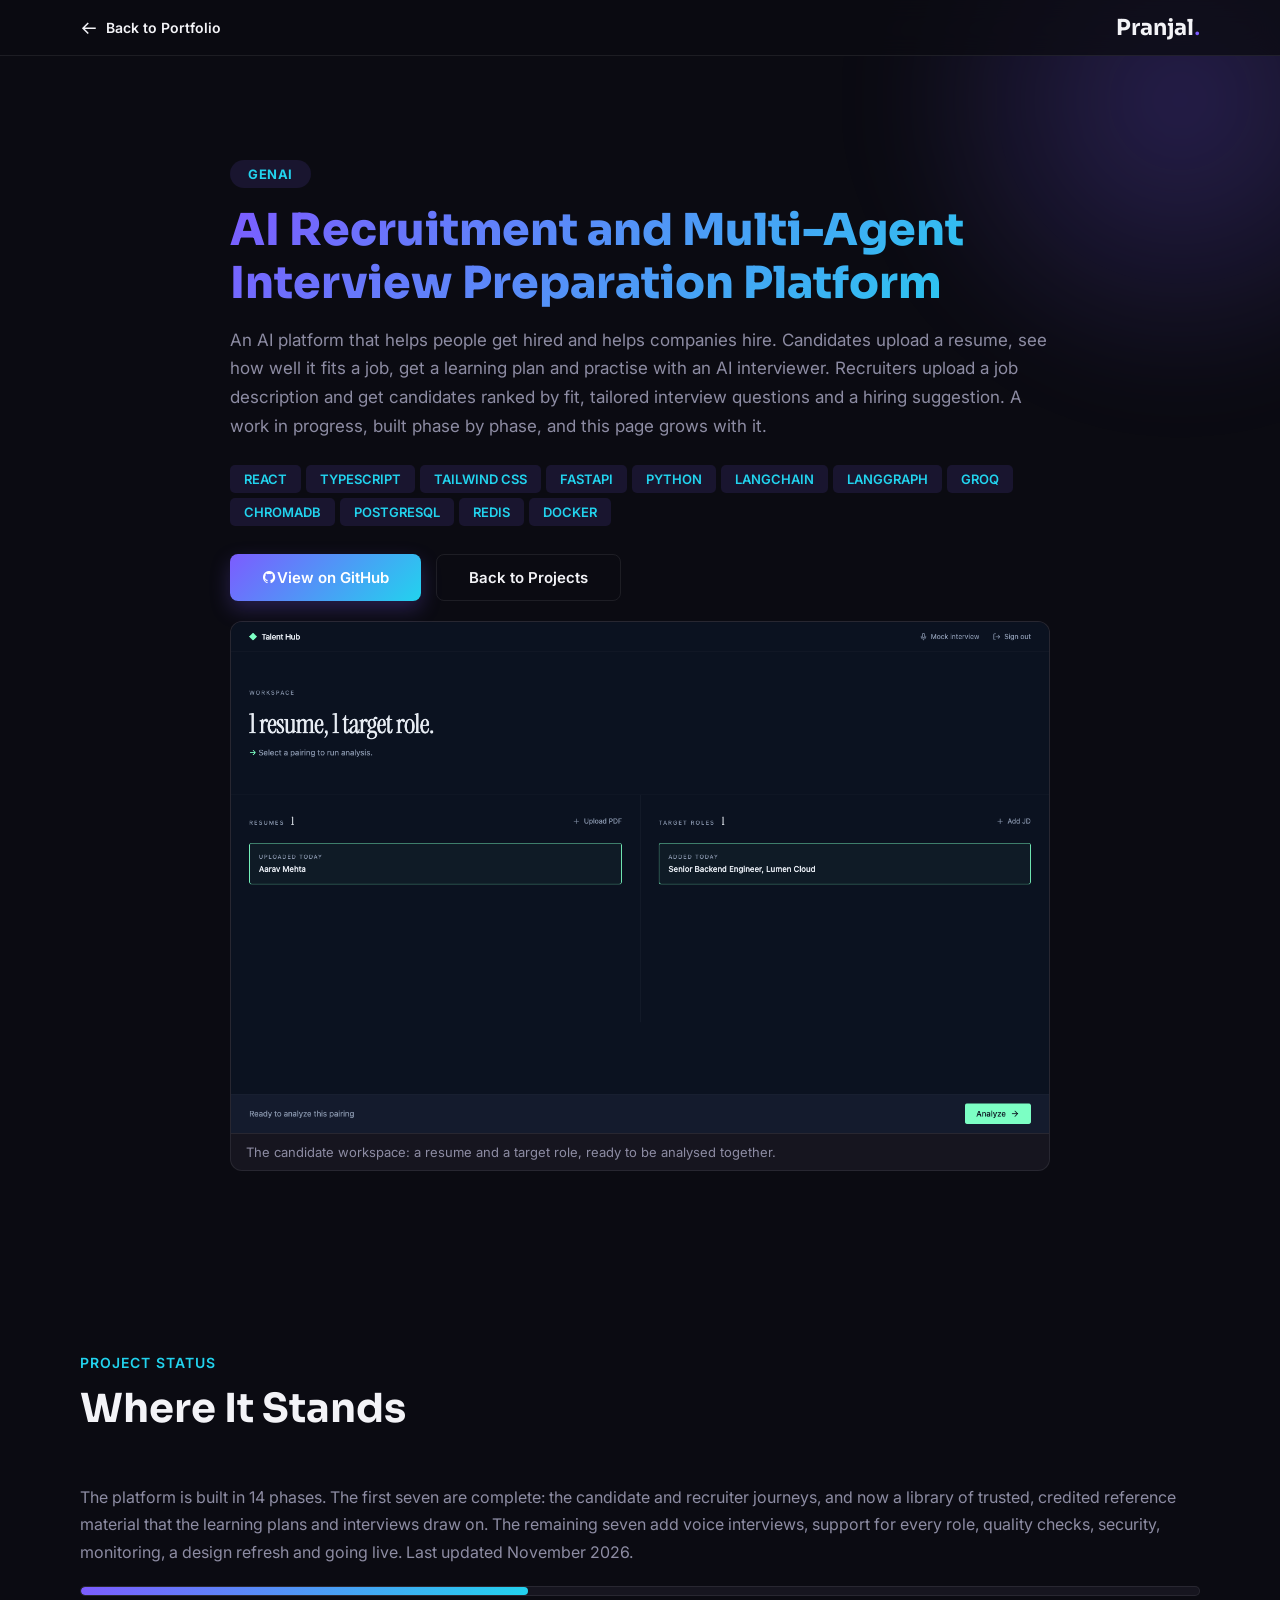
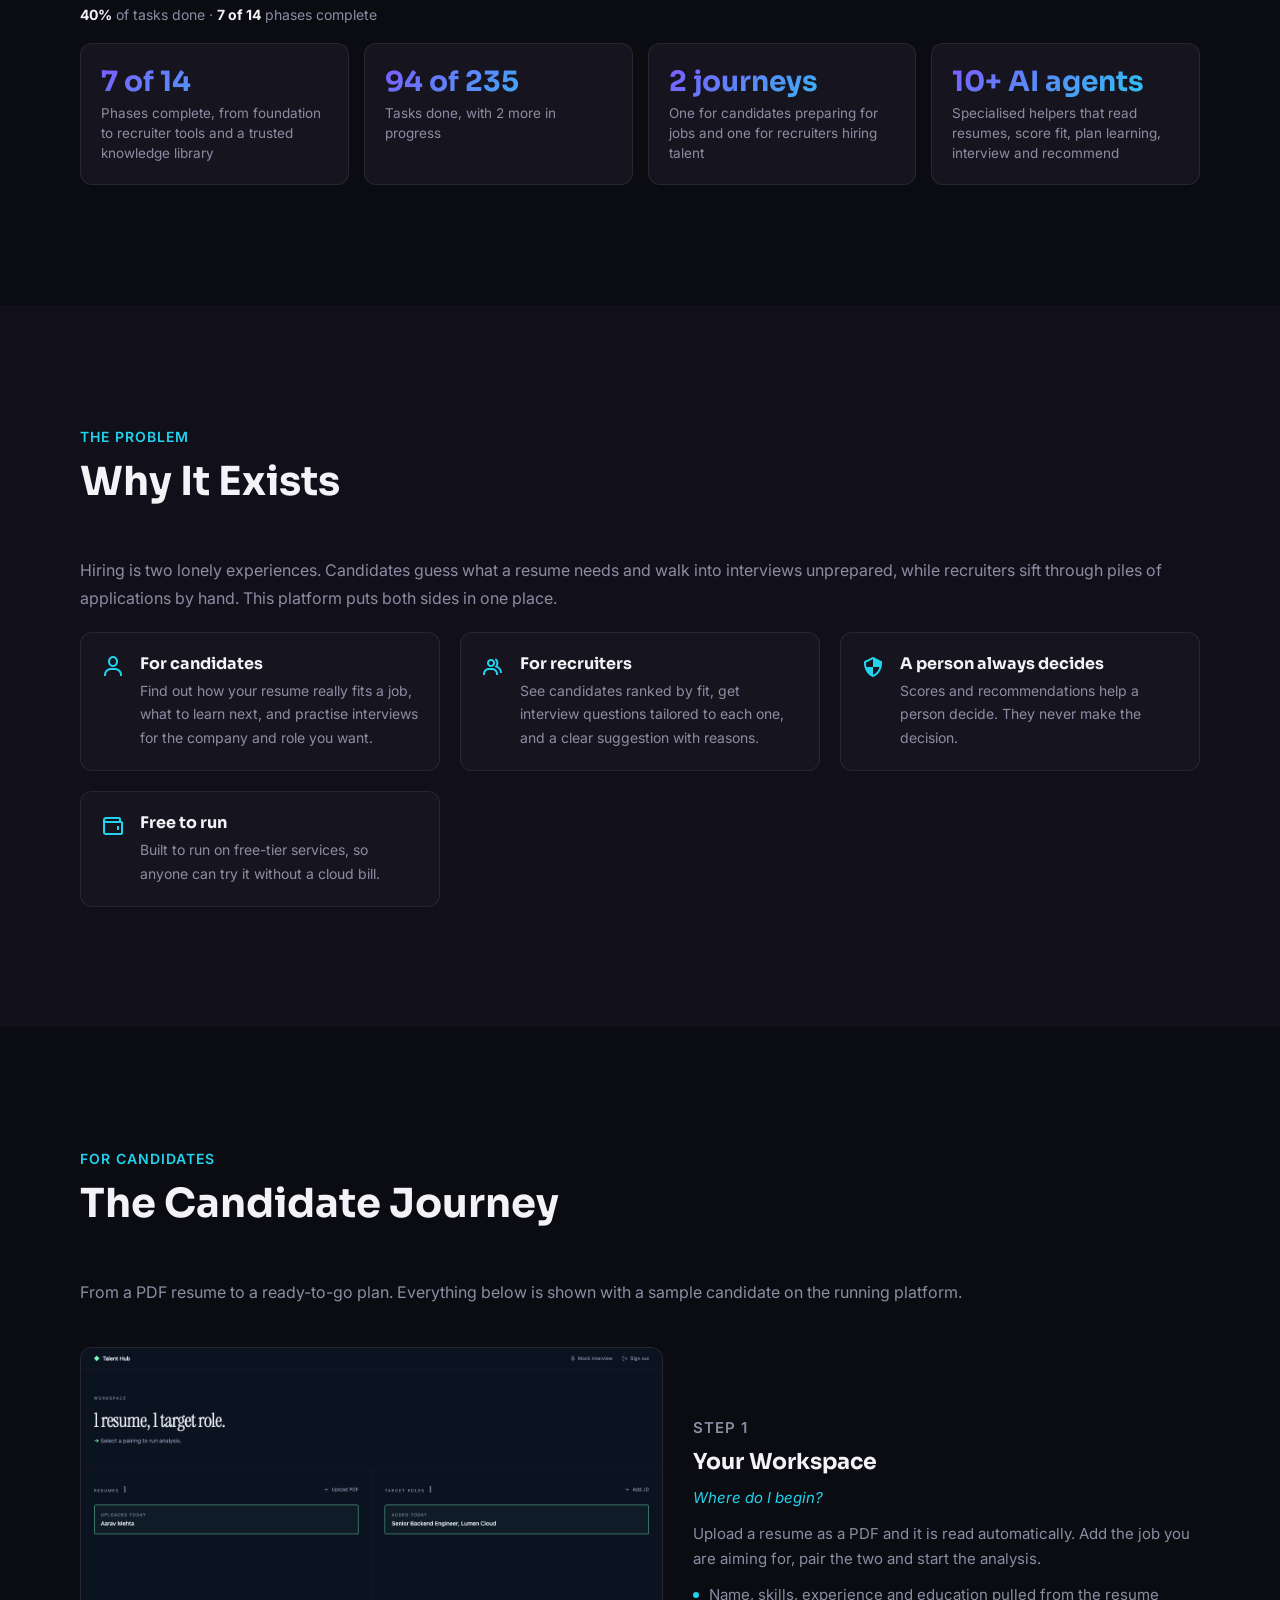
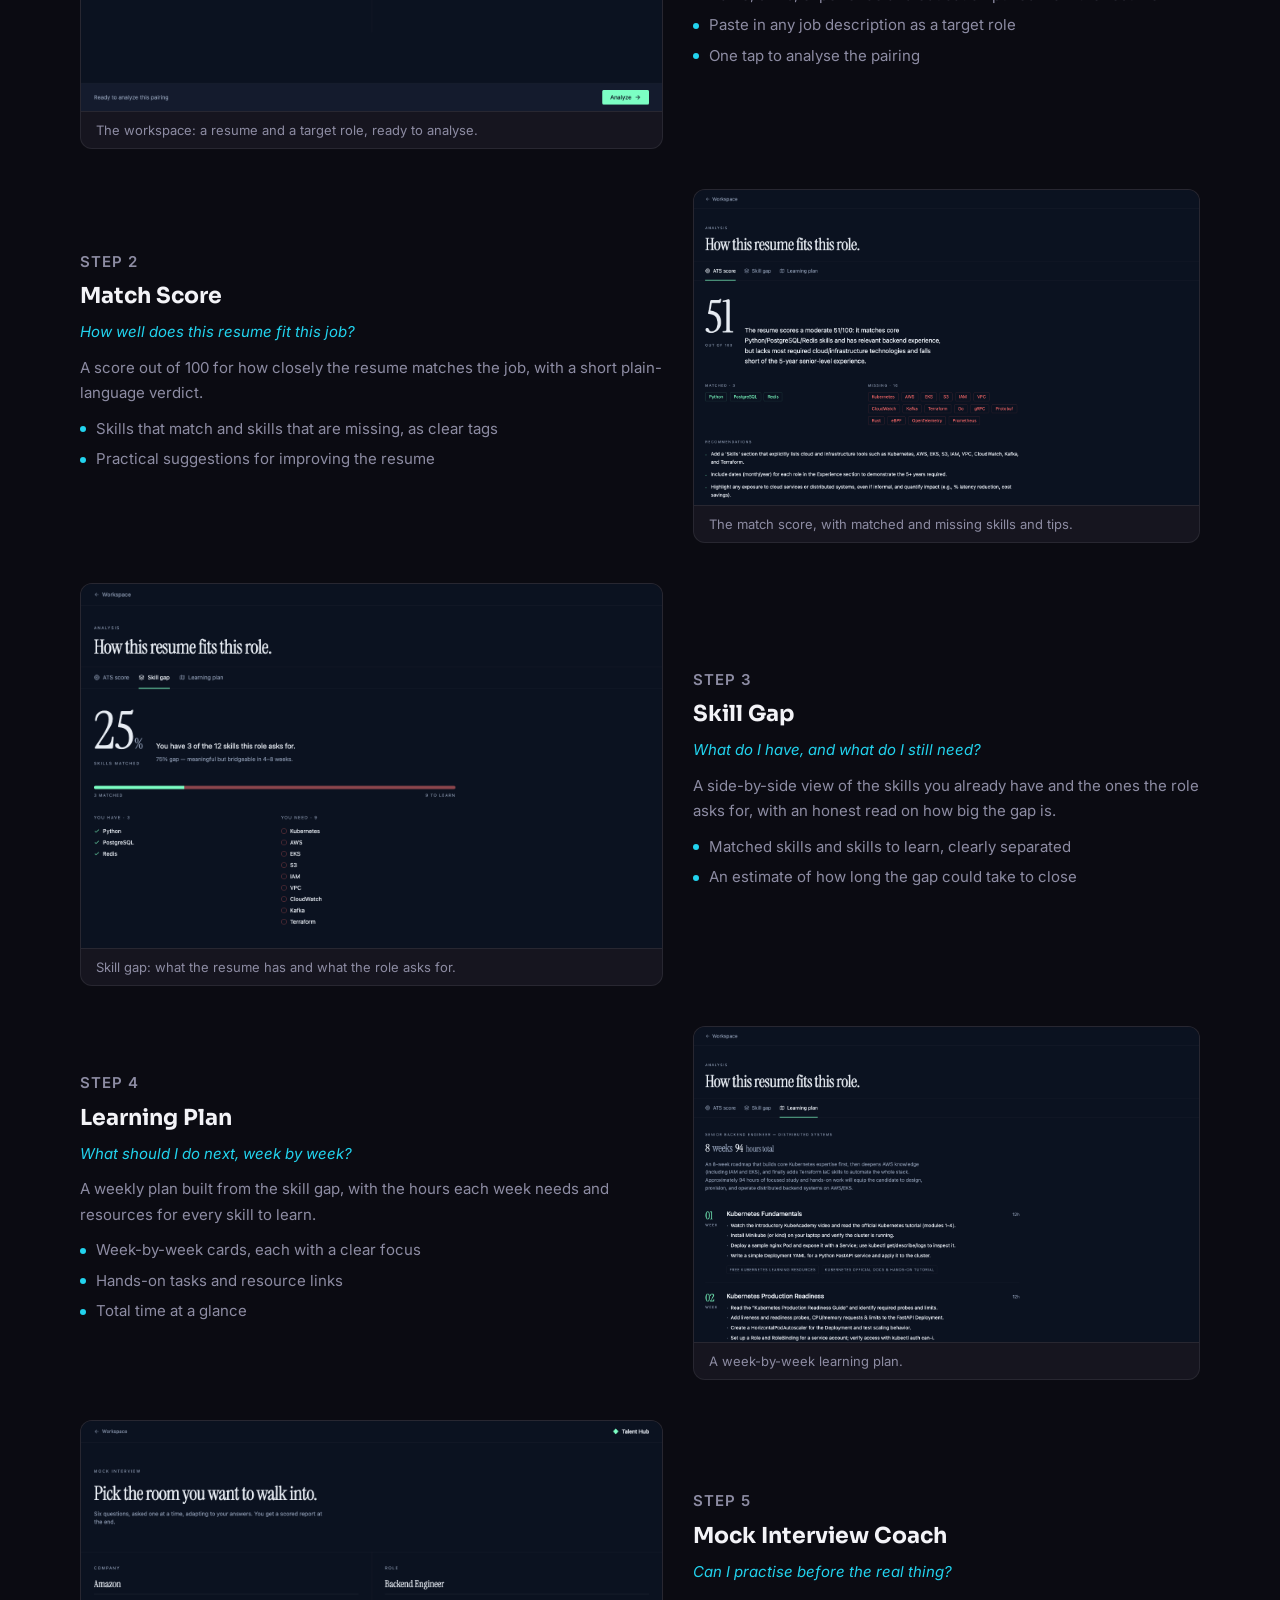
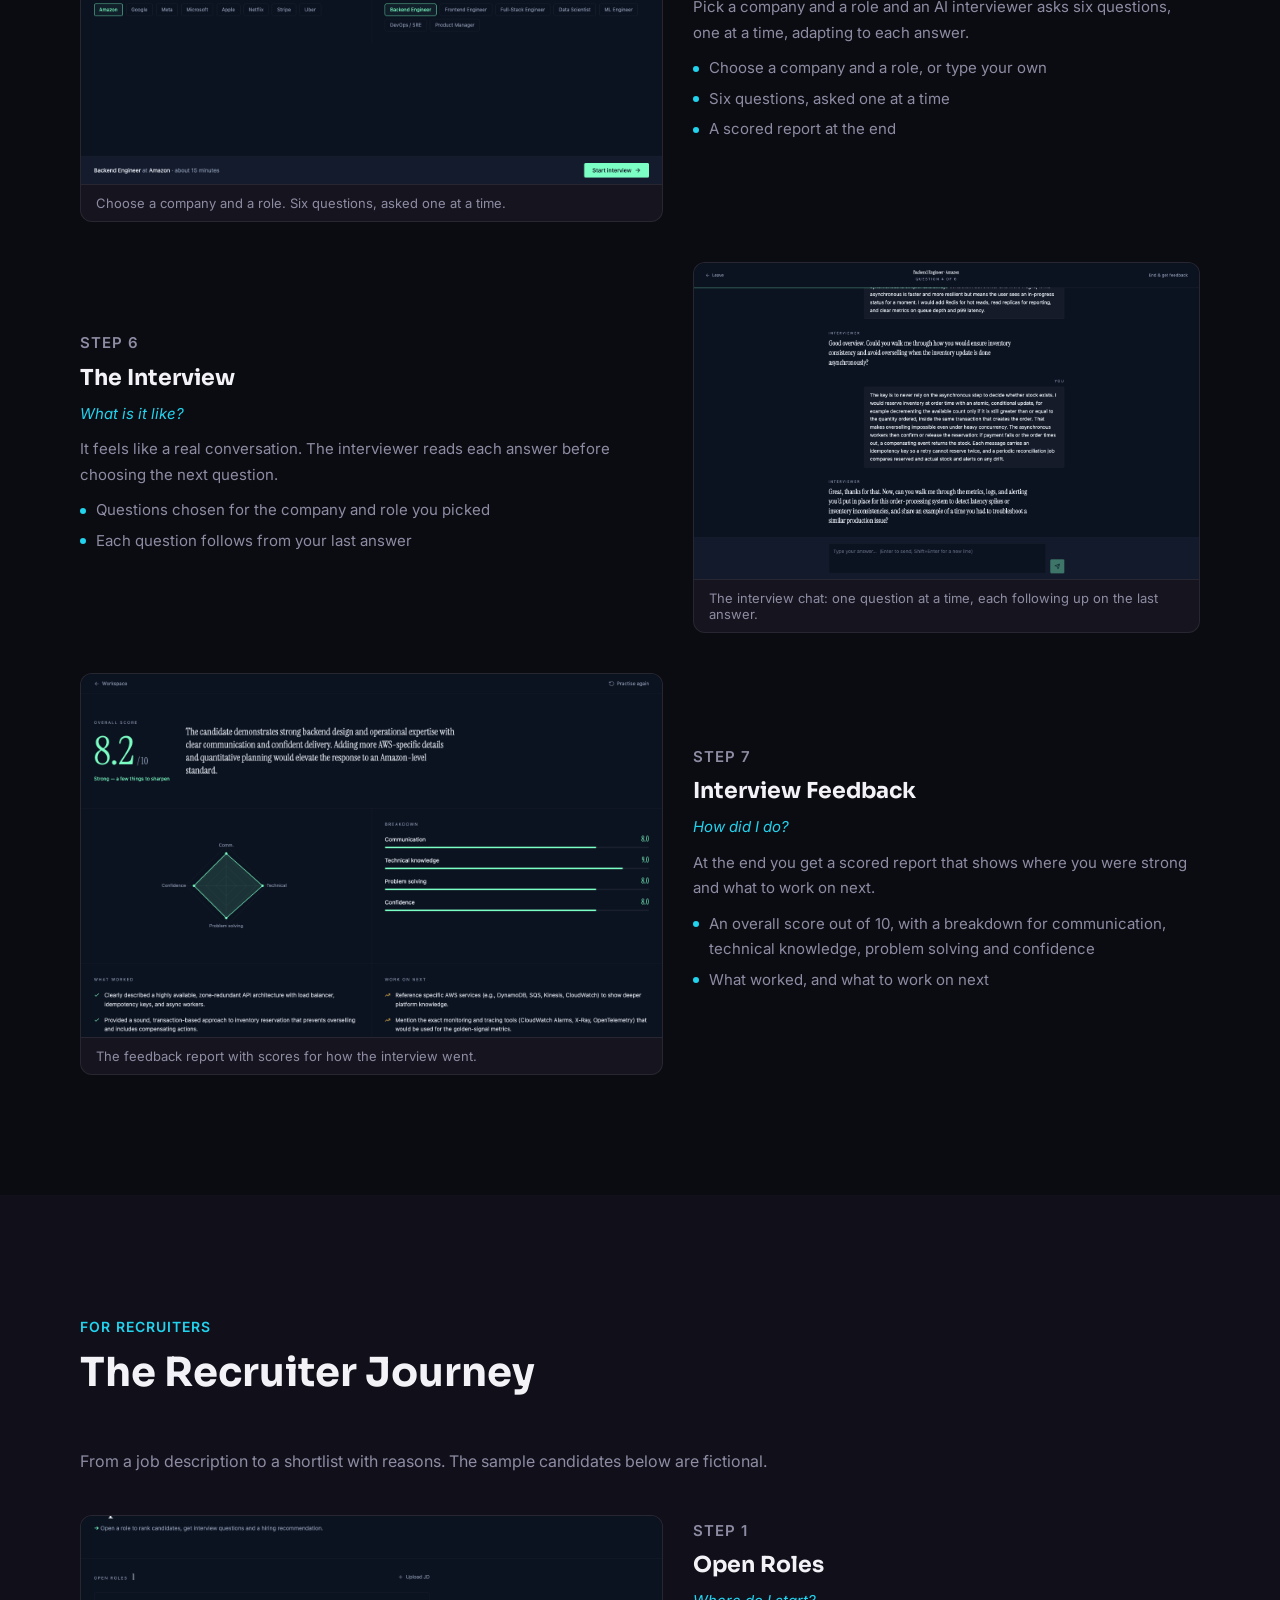
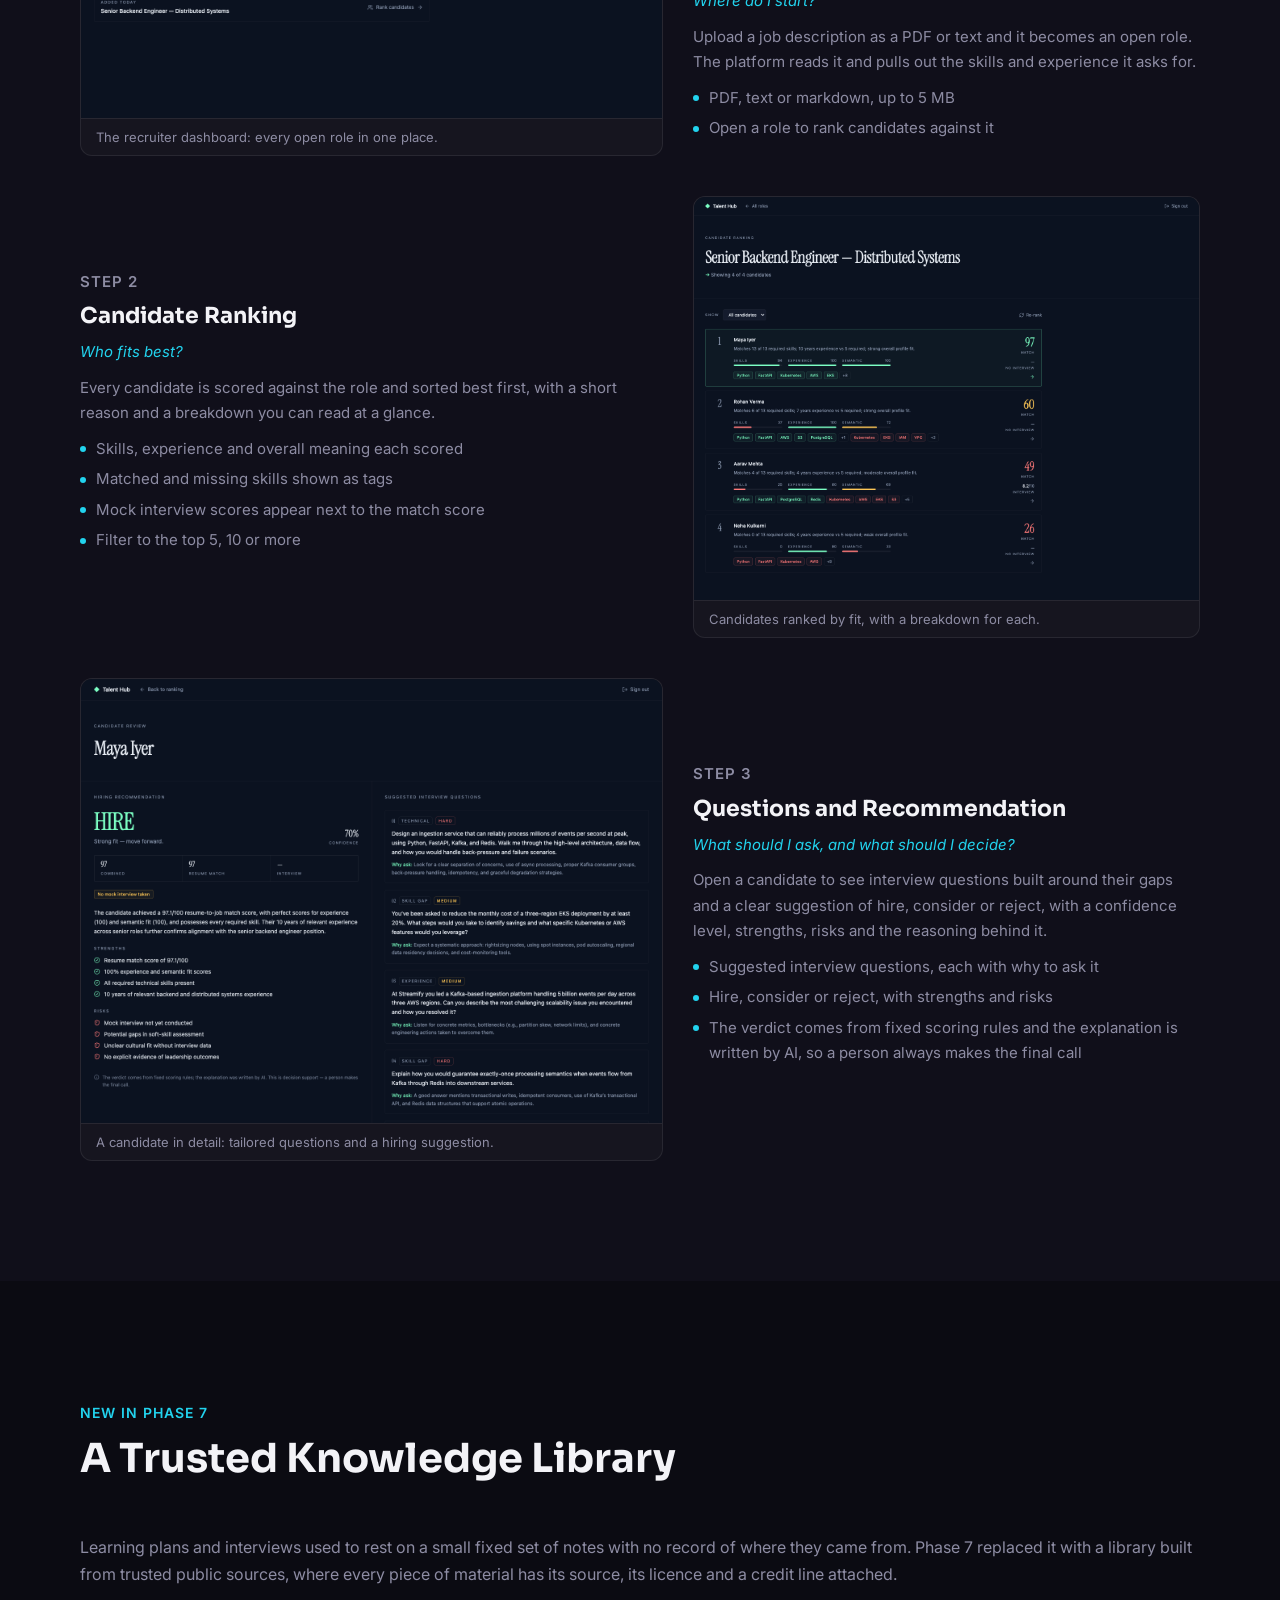
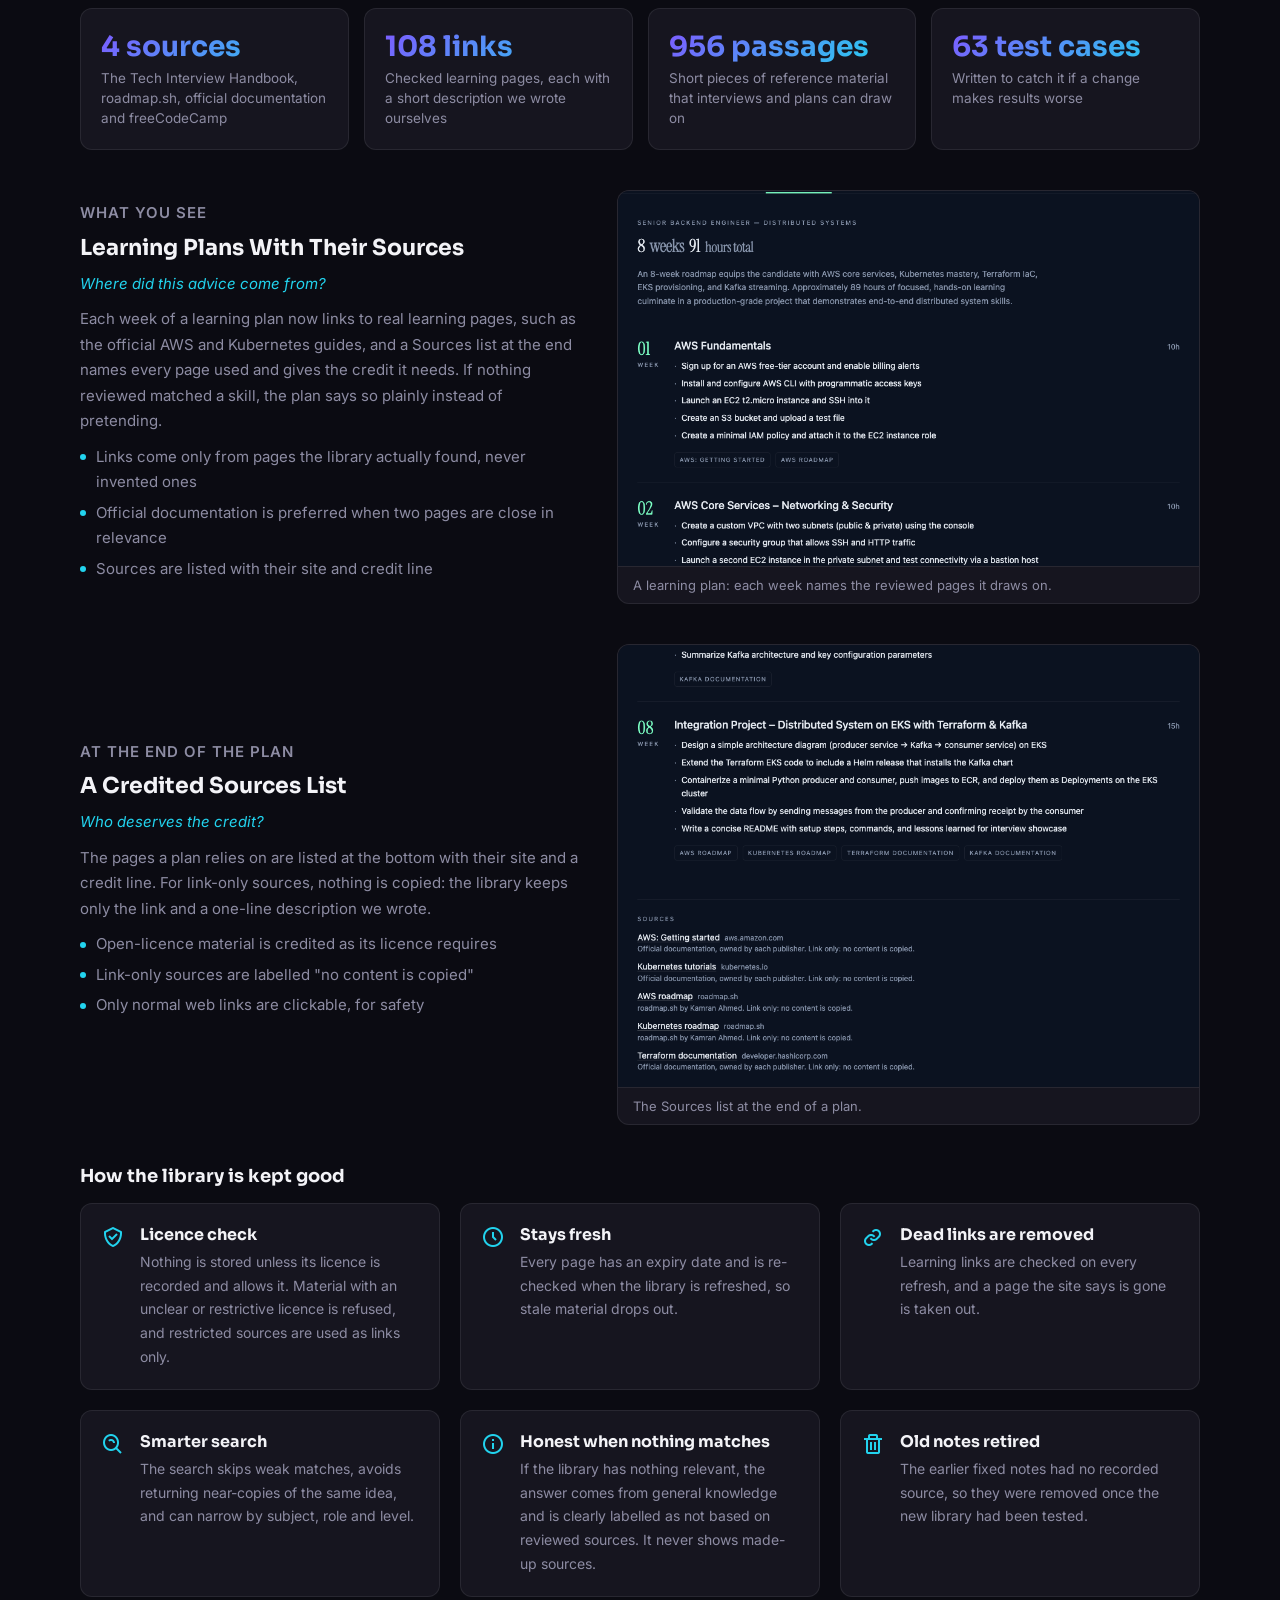
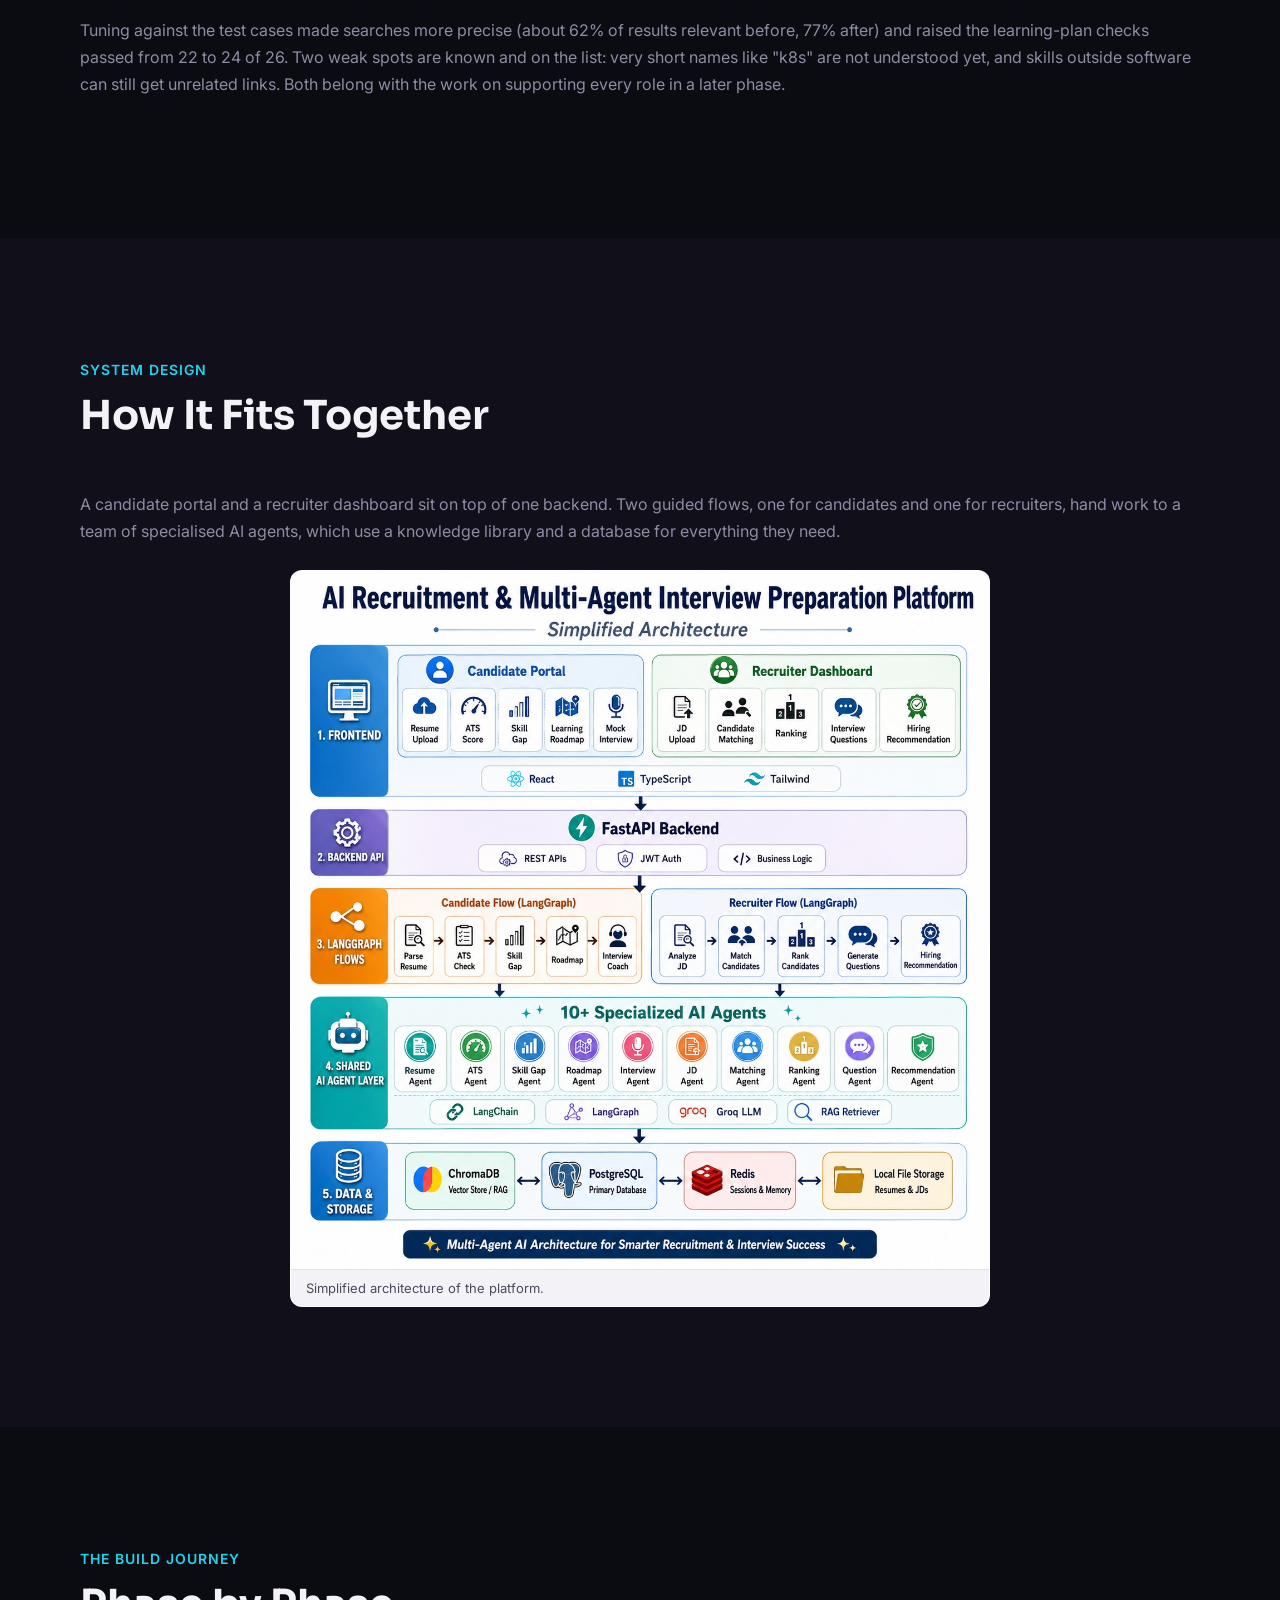
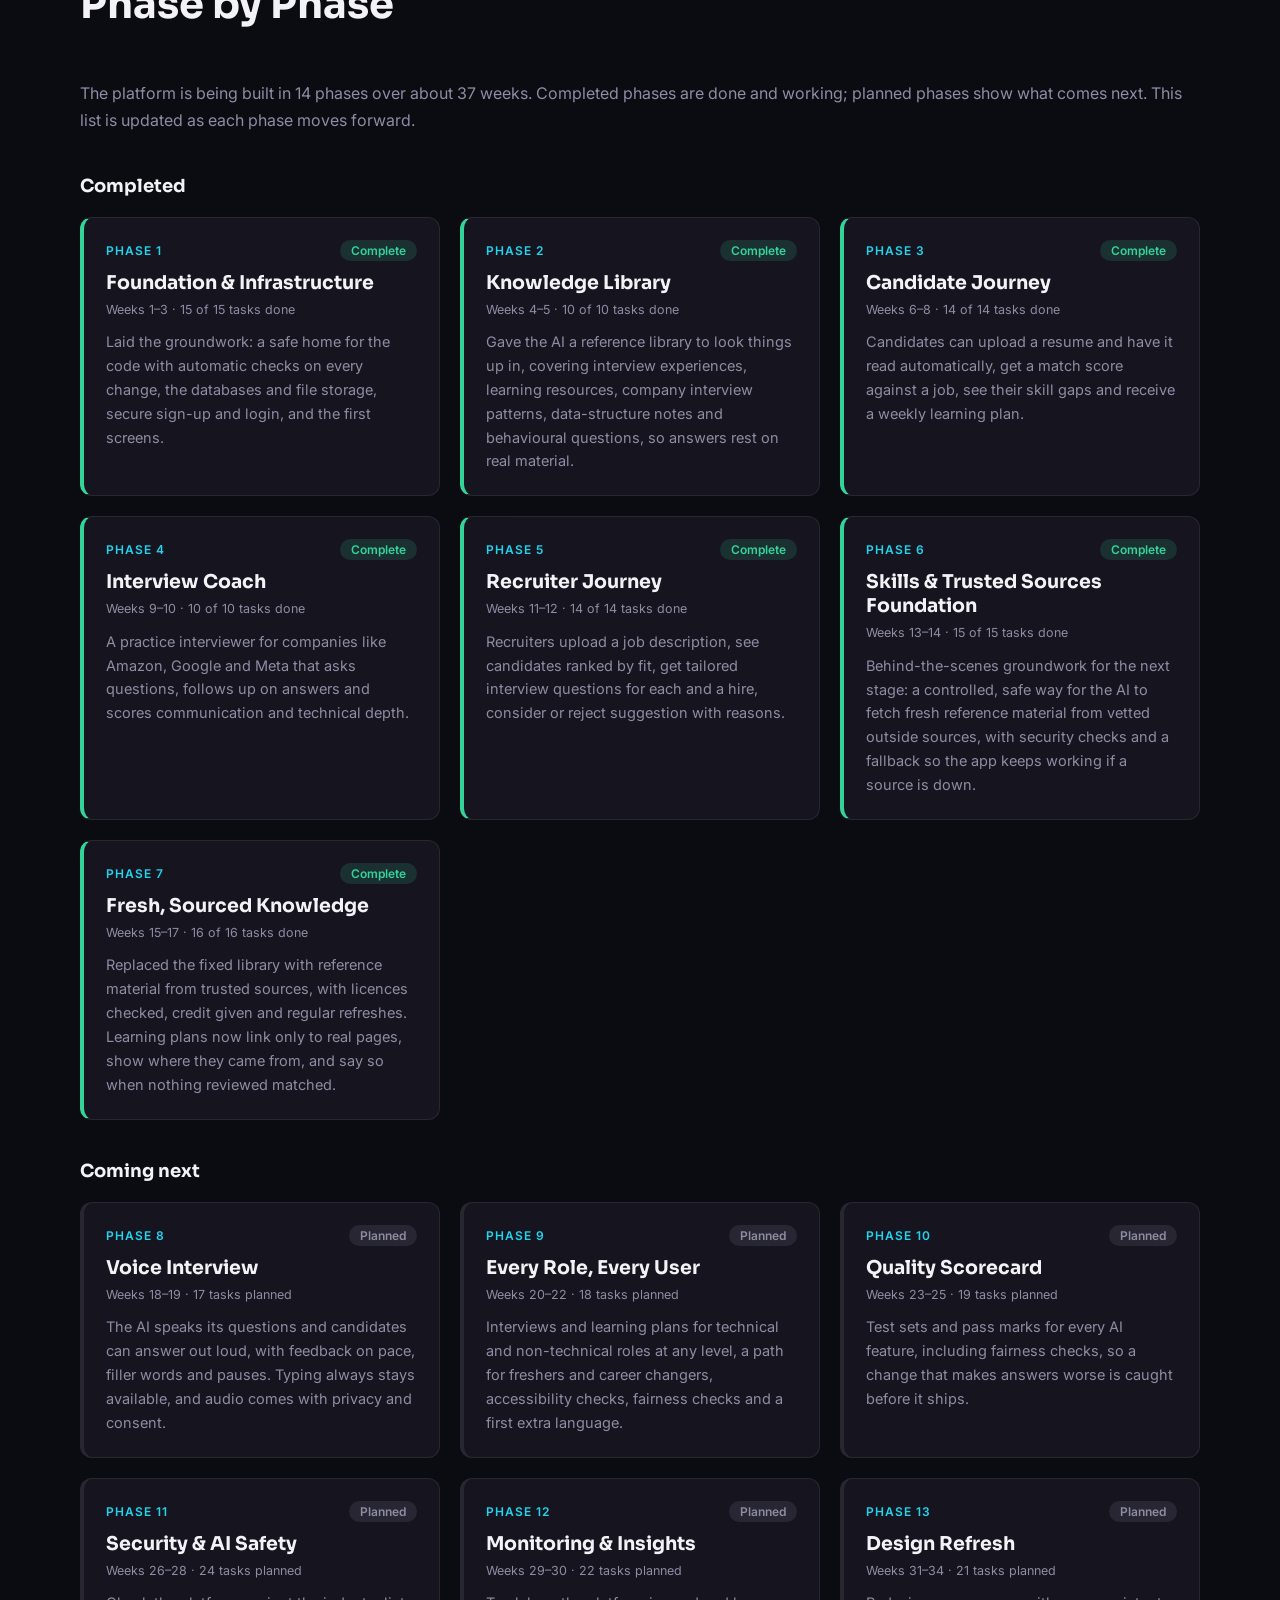
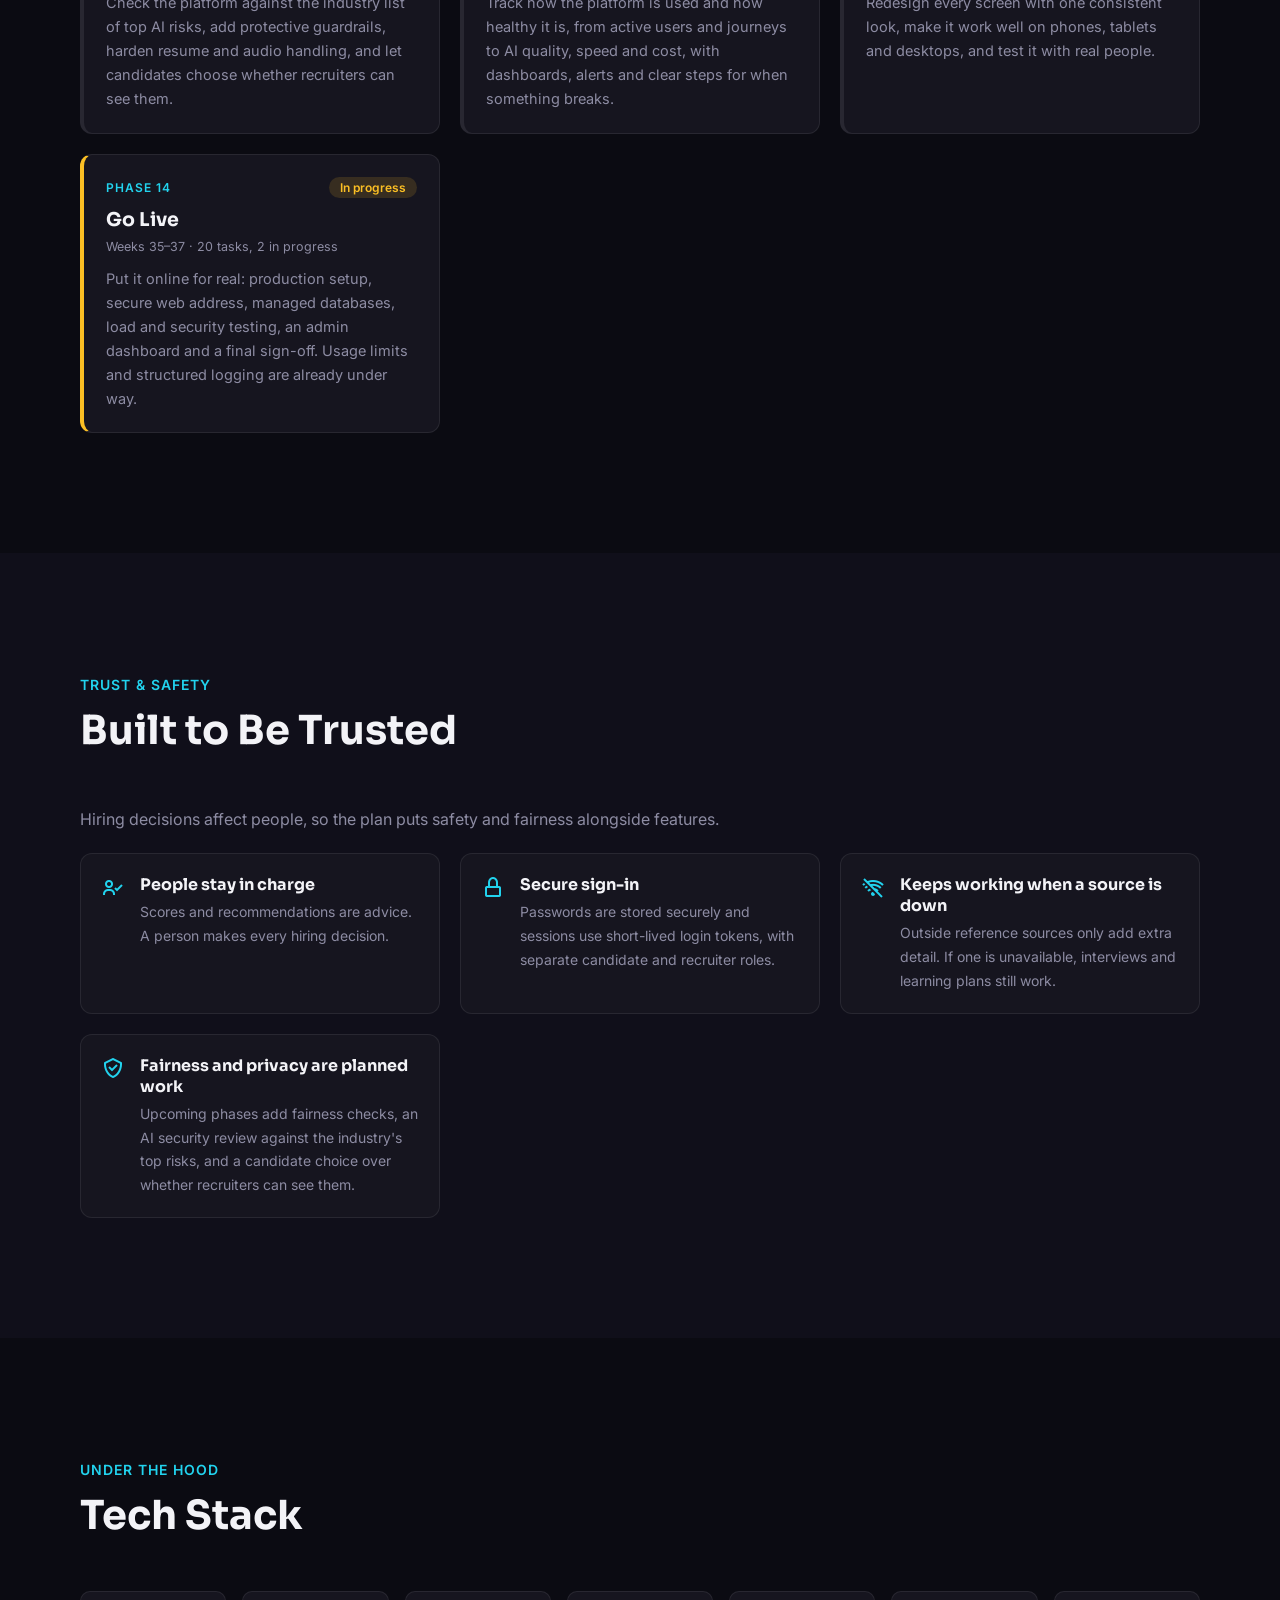
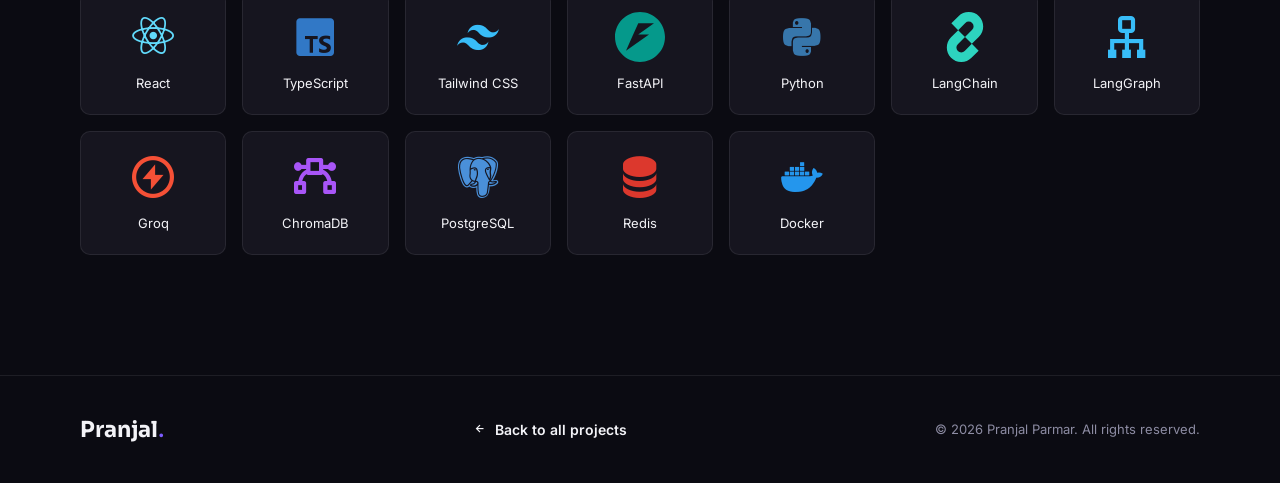
<file: projects/ai-recruitment.html>
<!DOCTYPE html>
<html lang="en">
<head>
    <meta charset="UTF-8">
    <meta name="viewport" content="width=device-width, initial-scale=1.0">
    <title>AI Recruitment and Multi-Agent Interview Preparation Platform | Pranjal Parmar</title>
    <link href='https://unpkg.com/boxicons@2.1.4/css/boxicons.min.css' rel='stylesheet'>
    <link rel="stylesheet" href="../style.css">
</head>
<body>
    <header class="navbar scrolled">
        <div class="navbar-inner">
            <a href="../index.html#projects" class="back-link"><i class='bx bx-arrow-back'></i> Back to Portfolio</a>
            <a href="../index.html" class="brand">Pranjal<span>.</span></a>
        </div>
    </header>

    <main>
        <section class="project-hero-detail">
            <div class="hero-glow"></div>
            <div class="section-inner">
                <span class="category-badge">GenAI</span>
                <h1>AI Recruitment and Multi-Agent Interview Preparation Platform</h1>
                <p class="hero-desc">An AI platform that helps people get hired and helps companies hire. Candidates upload a resume, see how well it fits a job, get a learning plan and practise with an AI interviewer. Recruiters upload a job description and get candidates ranked by fit, tailored interview questions and a hiring suggestion. A work in progress, built phase by phase, and this page grows with it.</p>
                <div class="tech-used">
                    <span>REACT</span><span>TYPESCRIPT</span><span>TAILWIND CSS</span><span>FASTAPI</span><span>PYTHON</span><span>LANGCHAIN</span><span>LANGGRAPH</span><span>GROQ</span><span>CHROMADB</span><span>POSTGRESQL</span><span>REDIS</span><span>DOCKER</span>
                </div>
                <div class="project-hero-actions">
                    <a href="https://github.com/pranjalparmar23/ai-talent-hub" class="btn btn-primary" target="_blank" rel="noopener"><i class='bx bxl-github'></i> View on GitHub</a>
                    <a href="../index.html#projects" class="btn btn-outline">Back to Projects</a>
                </div>
                <figure class="shot shot-hero">
                    <img src="../images/ai-recruitment/candidate-workspace.png" alt="The candidate workspace showing an uploaded resume and a target role ready to analyse" loading="lazy">
                    <figcaption>The candidate workspace: a resume and a target role, ready to be analysed together.</figcaption>
                </figure>
            </div>
        </section>

        <section class="section">
            <div class="section-inner">
                <p class="section-tag">Project status</p>
                <h2 class="section-title">Where It Stands</h2>
                <p class="desc">The platform is built in 14 phases. The first seven are complete: the candidate and recruiter journeys, and now a library of trusted, credited reference material that the learning plans and interviews draw on. The remaining seven add voice interviews, support for every role, quality checks, security, monitoring, a design refresh and going live. Last updated November 2026.</p>
                <div class="phase-progress" role="img" aria-label="7 of 14 phases complete, 94 of 235 tasks done">
                    <div class="phase-progress-bar"><span style="width:40%"></span></div>
                    <div class="phase-progress-legend"><b>40%</b> of tasks done &middot; <b>7 of 14</b> phases complete</div>
                </div>
                <div class="stat-grid">
                    <div class="stat-card"><strong>7 of 14</strong><span>Phases complete, from foundation to recruiter tools and a trusted knowledge library</span></div>
                    <div class="stat-card"><strong>94 of 235</strong><span>Tasks done, with 2 more in progress</span></div>
                    <div class="stat-card"><strong>2 journeys</strong><span>One for candidates preparing for jobs and one for recruiters hiring talent</span></div>
                    <div class="stat-card"><strong>10+ AI agents</strong><span>Specialised helpers that read resumes, score fit, plan learning, interview and recommend</span></div>
                </div>
            </div>
        </section>

        <section class="section section-alt">
            <div class="section-inner">
                <p class="section-tag">The problem</p>
                <h2 class="section-title">Why It Exists</h2>
                <p class="desc">Hiring is two lonely experiences. Candidates guess what a resume needs and walk into interviews unprepared, while recruiters sift through piles of applications by hand. This platform puts both sides in one place.</p>
                <div class="feature-list">
                    <div class="feature-item"><i class='bx bx-user'></i><div><h5>For candidates</h5><p>Find out how your resume really fits a job, what to learn next, and practise interviews for the company and role you want.</p></div></div>
                    <div class="feature-item"><i class='bx bx-group'></i><div><h5>For recruiters</h5><p>See candidates ranked by fit, get interview questions tailored to each one, and a clear suggestion with reasons.</p></div></div>
                    <div class="feature-item"><i class='bx bx-shield-quarter'></i><div><h5>A person always decides</h5><p>Scores and recommendations help a person decide. They never make the decision.</p></div></div>
                    <div class="feature-item"><i class='bx bx-wallet'></i><div><h5>Free to run</h5><p>Built to run on free-tier services, so anyone can try it without a cloud bill.</p></div></div>
                </div>
            </div>
        </section>

        <section class="section">
            <div class="section-inner">
                <p class="section-tag">For candidates</p>
                <h2 class="section-title">The Candidate Journey</h2>
                <p class="desc">From a PDF resume to a ready-to-go plan. Everything below is shown with a sample candidate on the running platform.</p>

                <div class="pillar-row">
                <figure class="shot">
                    <img src="../images/ai-recruitment/candidate-workspace.png" alt="Candidate workspace with a resume and a target role selected" loading="lazy">
                    <figcaption>The workspace: a resume and a target role, ready to analyse.</figcaption>
                </figure>
                    <div class="pillar-copy">
                        <p class="section-tag">Step 1</p>
                        <h3>Your Workspace</h3>
                        <p class="q">Where do I begin?</p>
                        <p>Upload a resume as a PDF and it is read automatically. Add the job you are aiming for, pair the two and start the analysis.</p>
                        <ul>
                            <li>Name, skills, experience and education pulled from the resume</li>
                            <li>Paste in any job description as a target role</li>
                            <li>One tap to analyse the pairing</li>
                        </ul>
                    </div>
                </div>
                <div class="pillar-row">
                <figure class="shot">
                    <img src="../images/ai-recruitment/ats-score.png" alt="Match score out of 100 with matched and missing skills and recommendations" loading="lazy">
                    <figcaption>The match score, with matched and missing skills and tips.</figcaption>
                </figure>
                    <div class="pillar-copy">
                        <p class="section-tag">Step 2</p>
                        <h3>Match Score</h3>
                        <p class="q">How well does this resume fit this job?</p>
                        <p>A score out of 100 for how closely the resume matches the job, with a short plain-language verdict.</p>
                        <ul>
                            <li>Skills that match and skills that are missing, as clear tags</li>
                            <li>Practical suggestions for improving the resume</li>
                        </ul>
                    </div>
                </div>
                <div class="pillar-row">
                <figure class="shot">
                    <img src="../images/ai-recruitment/skill-gap.png" alt="Skill gap showing the skills you have and the skills you need" loading="lazy">
                    <figcaption>Skill gap: what the resume has and what the role asks for.</figcaption>
                </figure>
                    <div class="pillar-copy">
                        <p class="section-tag">Step 3</p>
                        <h3>Skill Gap</h3>
                        <p class="q">What do I have, and what do I still need?</p>
                        <p>A side-by-side view of the skills you already have and the ones the role asks for, with an honest read on how big the gap is.</p>
                        <ul>
                            <li>Matched skills and skills to learn, clearly separated</li>
                            <li>An estimate of how long the gap could take to close</li>
                        </ul>
                    </div>
                </div>
                <div class="pillar-row">
                <figure class="shot">
                    <img src="../images/ai-recruitment/learning-plan.png" alt="Week-by-week learning plan with study tasks and resources" loading="lazy">
                    <figcaption>A week-by-week learning plan.</figcaption>
                </figure>
                    <div class="pillar-copy">
                        <p class="section-tag">Step 4</p>
                        <h3>Learning Plan</h3>
                        <p class="q">What should I do next, week by week?</p>
                        <p>A weekly plan built from the skill gap, with the hours each week needs and resources for every skill to learn.</p>
                        <ul>
                            <li>Week-by-week cards, each with a clear focus</li>
                            <li>Hands-on tasks and resource links</li>
                            <li>Total time at a glance</li>
                        </ul>
                    </div>
                </div>
                <div class="pillar-row">
                <figure class="shot">
                    <img src="../images/ai-recruitment/interview-setup.png" alt="Mock interview setup with company and role choices" loading="lazy">
                    <figcaption>Choose a company and a role. Six questions, asked one at a time.</figcaption>
                </figure>
                    <div class="pillar-copy">
                        <p class="section-tag">Step 5</p>
                        <h3>Mock Interview Coach</h3>
                        <p class="q">Can I practise before the real thing?</p>
                        <p>Pick a company and a role and an AI interviewer asks six questions, one at a time, adapting to each answer.</p>
                        <ul>
                            <li>Choose a company and a role, or type your own</li>
                            <li>Six questions, asked one at a time</li>
                            <li>A scored report at the end</li>
                        </ul>
                    </div>
                </div>
                <div class="pillar-row">
                <figure class="shot">
                    <img src="../images/ai-recruitment/interview-chat.png" alt="Mock interview chat with the AI interviewer asking questions and the candidate answering" loading="lazy">
                    <figcaption>The interview chat: one question at a time, each following up on the last answer.</figcaption>
                </figure>
                    <div class="pillar-copy">
                        <p class="section-tag">Step 6</p>
                        <h3>The Interview</h3>
                        <p class="q">What is it like?</p>
                        <p>It feels like a real conversation. The interviewer reads each answer before choosing the next question.</p>
                        <ul>
                            <li>Questions chosen for the company and role you picked</li>
                            <li>Each question follows from your last answer</li>
                        </ul>
                    </div>
                </div>
                <div class="pillar-row">
                <figure class="shot">
                    <img src="../images/ai-recruitment/interview-feedback.png" alt="Interview feedback report with scores" loading="lazy">
                    <figcaption>The feedback report with scores for how the interview went.</figcaption>
                </figure>
                    <div class="pillar-copy">
                        <p class="section-tag">Step 7</p>
                        <h3>Interview Feedback</h3>
                        <p class="q">How did I do?</p>
                        <p>At the end you get a scored report that shows where you were strong and what to work on next.</p>
                        <ul>
                            <li>An overall score out of 10, with a breakdown for communication, technical knowledge, problem solving and confidence</li>
                            <li>What worked, and what to work on next</li>
                        </ul>
                    </div>
                </div>
            </div>
        </section>

        <section class="section section-alt">
            <div class="section-inner">
                <p class="section-tag">For recruiters</p>
                <h2 class="section-title">The Recruiter Journey</h2>
                <p class="desc">From a job description to a shortlist with reasons. The sample candidates below are fictional.</p>

                <div class="pillar-row">
                <figure class="shot">
                    <img src="../images/ai-recruitment/recruiter-dashboard.png" alt="Recruiter dashboard listing open roles" loading="lazy">
                    <figcaption>The recruiter dashboard: every open role in one place.</figcaption>
                </figure>
                    <div class="pillar-copy">
                        <p class="section-tag">Step 1</p>
                        <h3>Open Roles</h3>
                        <p class="q">Where do I start?</p>
                        <p>Upload a job description as a PDF or text and it becomes an open role. The platform reads it and pulls out the skills and experience it asks for.</p>
                        <ul>
                            <li>PDF, text or markdown, up to 5 MB</li>
                            <li>Open a role to rank candidates against it</li>
                        </ul>
                    </div>
                </div>
                <div class="pillar-row">
                <figure class="shot">
                    <img src="../images/ai-recruitment/candidate-rankings.png" alt="Candidates ranked by fit for a role with skills, experience and meaning scores" loading="lazy">
                    <figcaption>Candidates ranked by fit, with a breakdown for each.</figcaption>
                </figure>
                    <div class="pillar-copy">
                        <p class="section-tag">Step 2</p>
                        <h3>Candidate Ranking</h3>
                        <p class="q">Who fits best?</p>
                        <p>Every candidate is scored against the role and sorted best first, with a short reason and a breakdown you can read at a glance.</p>
                        <ul>
                            <li>Skills, experience and overall meaning each scored</li>
                            <li>Matched and missing skills shown as tags</li>
                            <li>Mock interview scores appear next to the match score</li>
                            <li>Filter to the top 5, 10 or more</li>
                        </ul>
                    </div>
                </div>
                <div class="pillar-row">
                <figure class="shot">
                    <img src="../images/ai-recruitment/candidate-detail.png" alt="Candidate detail with tailored interview questions and a hiring recommendation" loading="lazy">
                    <figcaption>A candidate in detail: tailored questions and a hiring suggestion.</figcaption>
                </figure>
                    <div class="pillar-copy">
                        <p class="section-tag">Step 3</p>
                        <h3>Questions and Recommendation</h3>
                        <p class="q">What should I ask, and what should I decide?</p>
                        <p>Open a candidate to see interview questions built around their gaps and a clear suggestion of hire, consider or reject, with a confidence level, strengths, risks and the reasoning behind it.</p>
                        <ul>
                            <li>Suggested interview questions, each with why to ask it</li>
                            <li>Hire, consider or reject, with strengths and risks</li>
                            <li>The verdict comes from fixed scoring rules and the explanation is written by AI, so a person always makes the final call</li>
                        </ul>
                    </div>
                </div>
            </div>
        </section>

        <section class="section">
            <div class="section-inner">
                <p class="section-tag">New in phase 7</p>
                <h2 class="section-title">A Trusted Knowledge Library</h2>
                <p class="desc">Learning plans and interviews used to rest on a small fixed set of notes with no record of where they came from. Phase 7 replaced it with a library built from trusted public sources, where every piece of material has its source, its licence and a credit line attached.</p>
                <div class="stat-grid">
                    <div class="stat-card"><strong>4 sources</strong><span>The Tech Interview Handbook, roadmap.sh, official documentation and freeCodeCamp</span></div>
                    <div class="stat-card"><strong>108 links</strong><span>Checked learning pages, each with a short description we wrote ourselves</span></div>
                    <div class="stat-card"><strong>956 passages</strong><span>Short pieces of reference material that interviews and plans can draw on</span></div>
                    <div class="stat-card"><strong>63 test cases</strong><span>Written to catch it if a change makes results worse</span></div>
                </div>
                <div class="pillar-row text-first">
                    <div class="pillar-copy">
                        <p class="section-tag">What you see</p>
                        <h3>Learning Plans With Their Sources</h3>
                        <p class="q">Where did this advice come from?</p>
                        <p>Each week of a learning plan now links to real learning pages, such as the official AWS and Kubernetes guides, and a Sources list at the end names every page used and gives the credit it needs. If nothing reviewed matched a skill, the plan says so plainly instead of pretending.</p>
                        <ul>
                            <li>Links come only from pages the library actually found, never invented ones</li>
                            <li>Official documentation is preferred when two pages are close in relevance</li>
                            <li>Sources are listed with their site and credit line</li>
                        </ul>
                    </div>
                    <figure class="shot">
                        <img src="../images/ai-recruitment/phase7-learning-plan.png" alt="A learning plan with weekly tasks and tags naming the reviewed pages each week draws on" loading="lazy">
                        <figcaption>A learning plan: each week names the reviewed pages it draws on.</figcaption>
                    </figure>
                </div>
                <div class="pillar-row text-first">
                    <div class="pillar-copy">
                        <p class="section-tag">At the end of the plan</p>
                        <h3>A Credited Sources List</h3>
                        <p class="q">Who deserves the credit?</p>
                        <p>The pages a plan relies on are listed at the bottom with their site and a credit line. For link-only sources, nothing is copied: the library keeps only the link and a one-line description we wrote.</p>
                        <ul>
                            <li>Open-licence material is credited as its licence requires</li>
                            <li>Link-only sources are labelled "no content is copied"</li>
                            <li>Only normal web links are clickable, for safety</li>
                        </ul>
                    </div>
                    <figure class="shot">
                        <img src="../images/ai-recruitment/phase7-sources.png" alt="The end of a learning plan showing the Sources list with each page, its site and credit line" loading="lazy">
                        <figcaption>The Sources list at the end of a plan.</figcaption>
                    </figure>
                </div>
                <h3 class="shot-subtitle">How the library is kept good</h3>
                <div class="feature-list">
                    <div class="feature-item"><i class='bx bx-check-shield'></i><div><h5>Licence check</h5><p>Nothing is stored unless its licence is recorded and allows it. Material with an unclear or restrictive licence is refused, and restricted sources are used as links only.</p></div></div>
                    <div class="feature-item"><i class='bx bx-time-five'></i><div><h5>Stays fresh</h5><p>Every page has an expiry date and is re-checked when the library is refreshed, so stale material drops out.</p></div></div>
                    <div class="feature-item"><i class='bx bx-link'></i><div><h5>Dead links are removed</h5><p>Learning links are checked on every refresh, and a page the site says is gone is taken out.</p></div></div>
                    <div class="feature-item"><i class='bx bx-search-alt'></i><div><h5>Smarter search</h5><p>The search skips weak matches, avoids returning near-copies of the same idea, and can narrow by subject, role and level.</p></div></div>
                    <div class="feature-item"><i class='bx bx-info-circle'></i><div><h5>Honest when nothing matches</h5><p>If the library has nothing relevant, the answer comes from general knowledge and is clearly labelled as not based on reviewed sources. It never shows made-up sources.</p></div></div>
                    <div class="feature-item"><i class='bx bx-trash'></i><div><h5>Old notes retired</h5><p>The earlier fixed notes had no recorded source, so they were removed once the new library had been tested.</p></div></div>
                </div>
                <p class="desc" style="margin-top:2rem">Tuning against the test cases made searches more precise (about 62% of results relevant before, 77% after) and raised the learning-plan checks passed from 22 to 24 of 26. Two weak spots are known and on the list: very short names like "k8s" are not understood yet, and skills outside software can still get unrelated links. Both belong with the work on supporting every role in a later phase.</p>
            </div>
        </section>

        <section class="section section-alt">
            <div class="section-inner">
                <p class="section-tag">System design</p>
                <h2 class="section-title">How It Fits Together</h2>
                <p class="desc">A candidate portal and a recruiter dashboard sit on top of one backend. Two guided flows, one for candidates and one for recruiters, hand work to a team of specialised AI agents, which use a knowledge library and a database for everything they need.</p>
                <figure class="diagram-fig arch-fig">
                    <img src="../images/ai-recruitment/architecture.jpg" alt="Simplified architecture of the platform: frontend portals, backend, guided flows, AI agents and data storage" loading="lazy">
                    <figcaption>Simplified architecture of the platform.</figcaption>
                </figure>
            </div>
        </section>

        <section class="section">
            <div class="section-inner">
                <p class="section-tag">The build journey</p>
                <h2 class="section-title">Phase by Phase</h2>
                <p class="desc">The platform is being built in 14 phases over about 37 weeks. Completed phases are done and working; planned phases show what comes next. This list is updated as each phase moves forward.</p>
                <h3 class="shot-subtitle">Completed</h3>
                <div class="phase-grid">
                    <div class="phase-card done">
                        <div class="phase-top"><span class="phase-num">Phase 1</span><span class="status-pill done">Complete</span></div>
                        <h4>Foundation &amp; Infrastructure</h4>
                        <p class="phase-weeks">Weeks 1–3 &middot; 15 of 15 tasks done</p>
                        <p>Laid the groundwork: a safe home for the code with automatic checks on every change, the databases and file storage, secure sign-up and login, and the first screens.</p>
                    </div>
                    <div class="phase-card done">
                        <div class="phase-top"><span class="phase-num">Phase 2</span><span class="status-pill done">Complete</span></div>
                        <h4>Knowledge Library</h4>
                        <p class="phase-weeks">Weeks 4–5 &middot; 10 of 10 tasks done</p>
                        <p>Gave the AI a reference library to look things up in, covering interview experiences, learning resources, company interview patterns, data-structure notes and behavioural questions, so answers rest on real material.</p>
                    </div>
                    <div class="phase-card done">
                        <div class="phase-top"><span class="phase-num">Phase 3</span><span class="status-pill done">Complete</span></div>
                        <h4>Candidate Journey</h4>
                        <p class="phase-weeks">Weeks 6–8 &middot; 14 of 14 tasks done</p>
                        <p>Candidates can upload a resume and have it read automatically, get a match score against a job, see their skill gaps and receive a weekly learning plan.</p>
                    </div>
                    <div class="phase-card done">
                        <div class="phase-top"><span class="phase-num">Phase 4</span><span class="status-pill done">Complete</span></div>
                        <h4>Interview Coach</h4>
                        <p class="phase-weeks">Weeks 9–10 &middot; 10 of 10 tasks done</p>
                        <p>A practice interviewer for companies like Amazon, Google and Meta that asks questions, follows up on answers and scores communication and technical depth.</p>
                    </div>
                    <div class="phase-card done">
                        <div class="phase-top"><span class="phase-num">Phase 5</span><span class="status-pill done">Complete</span></div>
                        <h4>Recruiter Journey</h4>
                        <p class="phase-weeks">Weeks 11–12 &middot; 14 of 14 tasks done</p>
                        <p>Recruiters upload a job description, see candidates ranked by fit, get tailored interview questions for each and a hire, consider or reject suggestion with reasons.</p>
                    </div>
                    <div class="phase-card done">
                        <div class="phase-top"><span class="phase-num">Phase 6</span><span class="status-pill done">Complete</span></div>
                        <h4>Skills &amp; Trusted Sources Foundation</h4>
                        <p class="phase-weeks">Weeks 13–14 &middot; 15 of 15 tasks done</p>
                        <p>Behind-the-scenes groundwork for the next stage: a controlled, safe way for the AI to fetch fresh reference material from vetted outside sources, with security checks and a fallback so the app keeps working if a source is down.</p>
                    </div>
                    <div class="phase-card done">
                        <div class="phase-top"><span class="phase-num">Phase 7</span><span class="status-pill done">Complete</span></div>
                        <h4>Fresh, Sourced Knowledge</h4>
                        <p class="phase-weeks">Weeks 15–17 &middot; 16 of 16 tasks done</p>
                        <p>Replaced the fixed library with reference material from trusted sources, with licences checked, credit given and regular refreshes. Learning plans now link only to real pages, show where they came from, and say so when nothing reviewed matched.</p>
                    </div>
                </div>
                <h3 class="shot-subtitle">Coming next</h3>
                <div class="phase-grid">
                    <div class="phase-card todo">
                        <div class="phase-top"><span class="phase-num">Phase 8</span><span class="status-pill todo">Planned</span></div>
                        <h4>Voice Interview</h4>
                        <p class="phase-weeks">Weeks 18–19 &middot; 17 tasks planned</p>
                        <p>The AI speaks its questions and candidates can answer out loud, with feedback on pace, filler words and pauses. Typing always stays available, and audio comes with privacy and consent.</p>
                    </div>
                    <div class="phase-card todo">
                        <div class="phase-top"><span class="phase-num">Phase 9</span><span class="status-pill todo">Planned</span></div>
                        <h4>Every Role, Every User</h4>
                        <p class="phase-weeks">Weeks 20–22 &middot; 18 tasks planned</p>
                        <p>Interviews and learning plans for technical and non-technical roles at any level, a path for freshers and career changers, accessibility checks, fairness checks and a first extra language.</p>
                    </div>
                    <div class="phase-card todo">
                        <div class="phase-top"><span class="phase-num">Phase 10</span><span class="status-pill todo">Planned</span></div>
                        <h4>Quality Scorecard</h4>
                        <p class="phase-weeks">Weeks 23–25 &middot; 19 tasks planned</p>
                        <p>Test sets and pass marks for every AI feature, including fairness checks, so a change that makes answers worse is caught before it ships.</p>
                    </div>
                    <div class="phase-card todo">
                        <div class="phase-top"><span class="phase-num">Phase 11</span><span class="status-pill todo">Planned</span></div>
                        <h4>Security &amp; AI Safety</h4>
                        <p class="phase-weeks">Weeks 26–28 &middot; 24 tasks planned</p>
                        <p>Check the platform against the industry list of top AI risks, add protective guardrails, harden resume and audio handling, and let candidates choose whether recruiters can see them.</p>
                    </div>
                    <div class="phase-card todo">
                        <div class="phase-top"><span class="phase-num">Phase 12</span><span class="status-pill todo">Planned</span></div>
                        <h4>Monitoring &amp; Insights</h4>
                        <p class="phase-weeks">Weeks 29–30 &middot; 22 tasks planned</p>
                        <p>Track how the platform is used and how healthy it is, from active users and journeys to AI quality, speed and cost, with dashboards, alerts and clear steps for when something breaks.</p>
                    </div>
                    <div class="phase-card todo">
                        <div class="phase-top"><span class="phase-num">Phase 13</span><span class="status-pill todo">Planned</span></div>
                        <h4>Design Refresh</h4>
                        <p class="phase-weeks">Weeks 31–34 &middot; 21 tasks planned</p>
                        <p>Redesign every screen with one consistent look, make it work well on phones, tablets and desktops, and test it with real people.</p>
                    </div>
                    <div class="phase-card active">
                        <div class="phase-top"><span class="phase-num">Phase 14</span><span class="status-pill active">In progress</span></div>
                        <h4>Go Live</h4>
                        <p class="phase-weeks">Weeks 35–37 &middot; 20 tasks, 2 in progress</p>
                        <p>Put it online for real: production setup, secure web address, managed databases, load and security testing, an admin dashboard and a final sign-off. Usage limits and structured logging are already under way.</p>
                    </div>
                </div>
            </div>
        </section>

        <section class="section section-alt">
            <div class="section-inner">
                <p class="section-tag">Trust &amp; safety</p>
                <h2 class="section-title">Built to Be Trusted</h2>
                <p class="desc">Hiring decisions affect people, so the plan puts safety and fairness alongside features.</p>
                <div class="feature-list">
                    <div class="feature-item"><i class='bx bx-user-check'></i><div><h5>People stay in charge</h5><p>Scores and recommendations are advice. A person makes every hiring decision.</p></div></div>
                    <div class="feature-item"><i class='bx bx-lock-alt'></i><div><h5>Secure sign-in</h5><p>Passwords are stored securely and sessions use short-lived login tokens, with separate candidate and recruiter roles.</p></div></div>
                    <div class="feature-item"><i class='bx bx-wifi-off'></i><div><h5>Keeps working when a source is down</h5><p>Outside reference sources only add extra detail. If one is unavailable, interviews and learning plans still work.</p></div></div>
                    <div class="feature-item"><i class='bx bx-check-shield'></i><div><h5>Fairness and privacy are planned work</h5><p>Upcoming phases add fairness checks, an AI security review against the industry's top risks, and a candidate choice over whether recruiters can see them.</p></div></div>
                </div>
            </div>
        </section>

        <section class="section">
            <div class="section-inner">
                <p class="section-tag">Under the hood</p>
                <h2 class="section-title">Tech Stack</h2>
                <div class="skills-grid">
                    <div class="skill-tile"><i class='bx bxl-react' style="color:#61DAFB"></i><p>React</p></div>
                    <div class="skill-tile"><i class='bx bxl-typescript' style="color:#3178C6"></i><p>TypeScript</p></div>
                    <div class="skill-tile"><i class='bx bxl-tailwind-css' style="color:#38BDF8"></i><p>Tailwind CSS</p></div>
                    <div class="skill-tile"><svg class="skill-svg" style="color:#05998b" viewBox="0 0 24 24" xmlns="http://www.w3.org/2000/svg"><path d="M12 .0387C5.3729.0384.0003 5.3931 0 11.9988c-.001 6.6066 5.372 11.9628 12 11.9625 6.628.0003 12.001-5.3559 12-11.9625-.0003-6.6057-5.3729-11.9604-12-11.96m-.829 5.4153h7.55l-7.5805 5.3284h5.1828L5.279 18.5436q2.9466-6.5444 5.892-13.0896"/></svg><p>FastAPI</p></div>
                    <div class="skill-tile"><i class='bx bxl-python' style="color:#3776AB"></i><p>Python</p></div>
                    <div class="skill-tile"><svg class="skill-svg" style="color:#2DD4BF" viewBox="0 0 24 24" xmlns="http://www.w3.org/2000/svg"><path d="M13.796 0a6.93 6.93 0 0 0-4.91 2.019L5.451 5.455l3.273 3.27 3.432-3.432a2.284 2.284 0 0 1 3.277 0 2.28 2.28 0 0 1 0 3.275L12 12.001l3.273 3.273 3.433-3.435c2.692-2.692 2.692-7.127 0-9.82A6.92 6.92 0 0 0 13.796 0m-5.07 8.728-3.433 3.434c-2.692 2.693-2.692 7.126 0 9.819A6.92 6.92 0 0 0 10.203 24a6.93 6.93 0 0 0 4.911-2.02l3.432-3.432-3.271-3.272-3.433 3.433a2.284 2.284 0 0 1-3.277 0 2.28 2.28 0 0 1 0-3.276L12 12z"/></svg><p>LangChain</p></div>
                    <div class="skill-tile"><i class='bx bx-sitemap' style="color:#38BDF8"></i><p>LangGraph</p></div>
                    <div class="skill-tile"><i class='bx bx-bolt-circle' style="color:#F55036"></i><p>Groq</p></div>
                    <div class="skill-tile"><i class='bx bx-vector' style="color:#A855F7"></i><p>ChromaDB</p></div>
                    <div class="skill-tile"><i class='bx bxl-postgresql' style="color:#4A90D9"></i><p>PostgreSQL</p></div>
                    <div class="skill-tile"><i class='bx bxs-data' style="color:#DC382D"></i><p>Redis</p></div>
                    <div class="skill-tile"><i class='bx bxl-docker' style="color:#2496ED"></i><p>Docker</p></div>
                </div>
            </div>
        </section>
    </main>

    <footer class="footer">
        <div class="section-inner footer-inner">
            <a href="../index.html" class="brand">Pranjal<span>.</span></a>
            <a href="../index.html#projects" class="detail-footer-nav"><i class='bx bx-left-arrow-alt'></i> Back to all projects</a>
            <p class="footer-copy">&copy; 2026 Pranjal Parmar. All rights reserved.</p>
        </div>
    </footer>
</body>
</html>
</file>
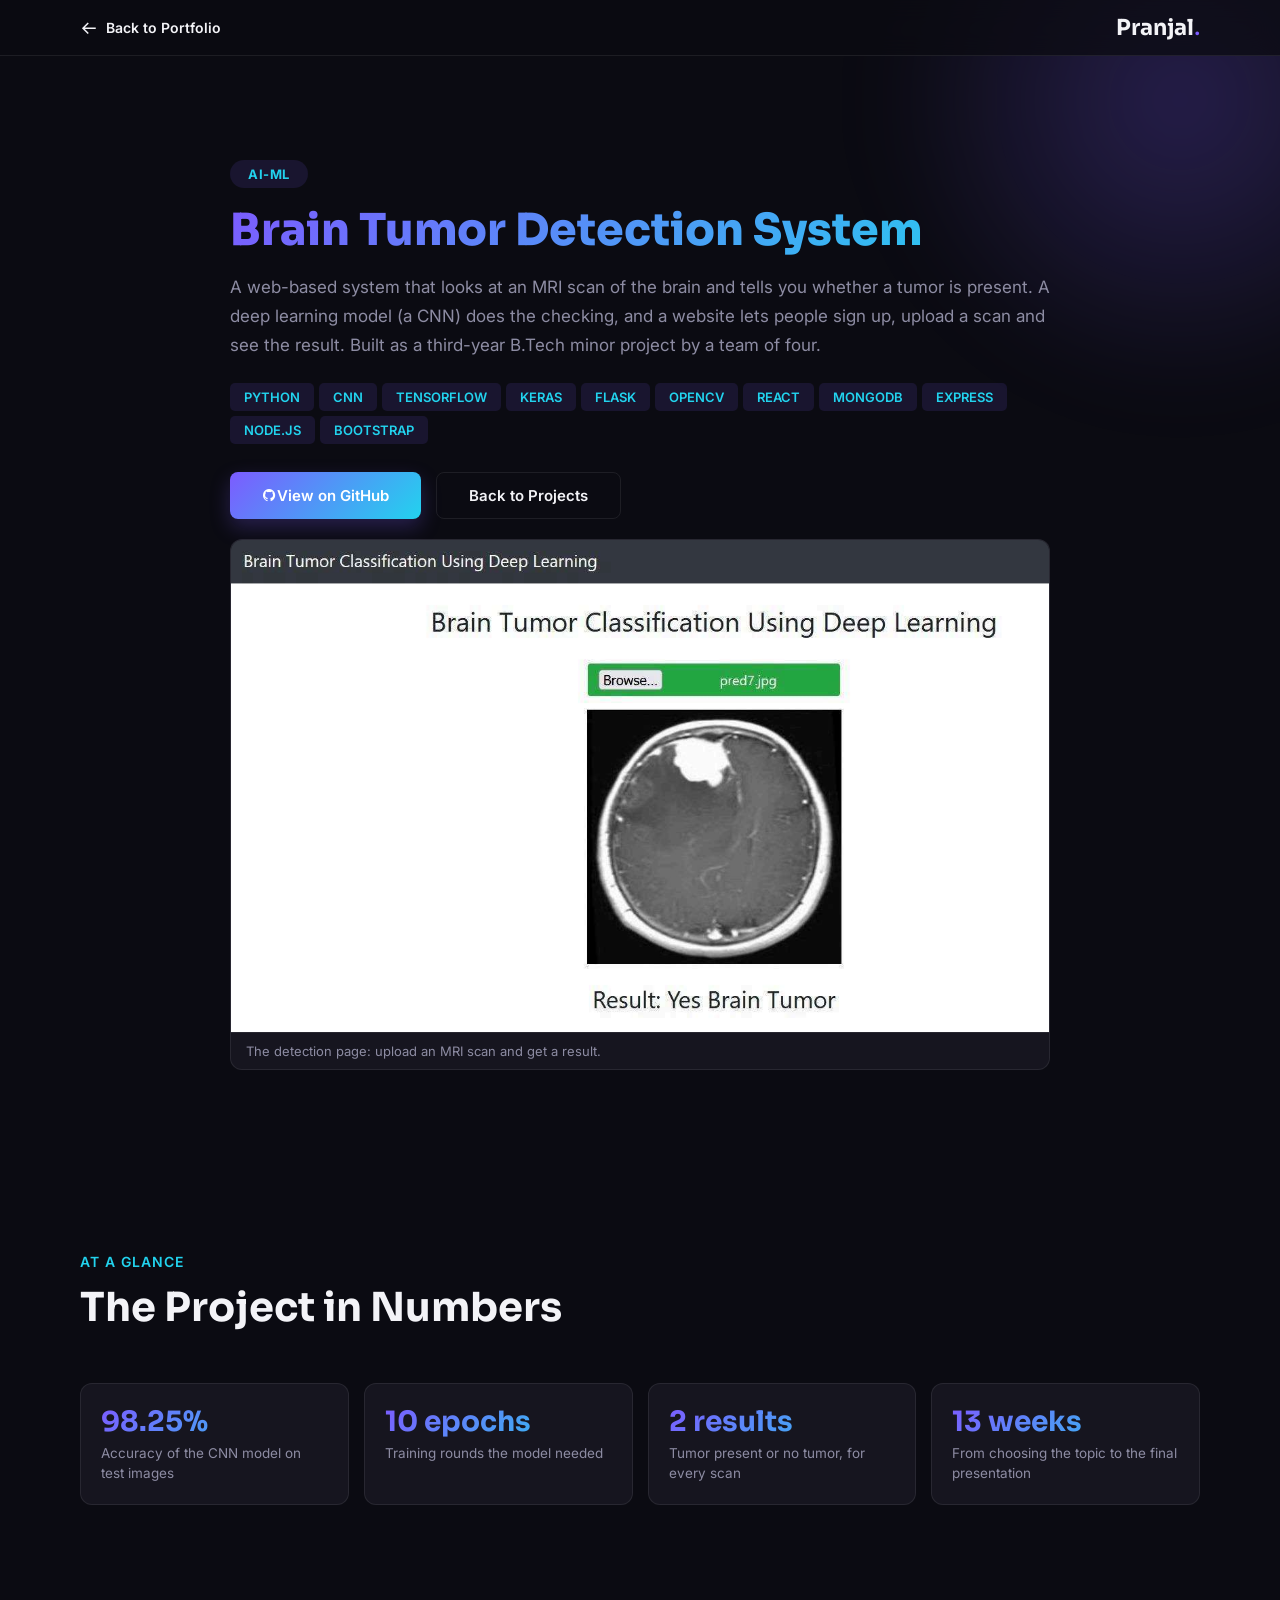
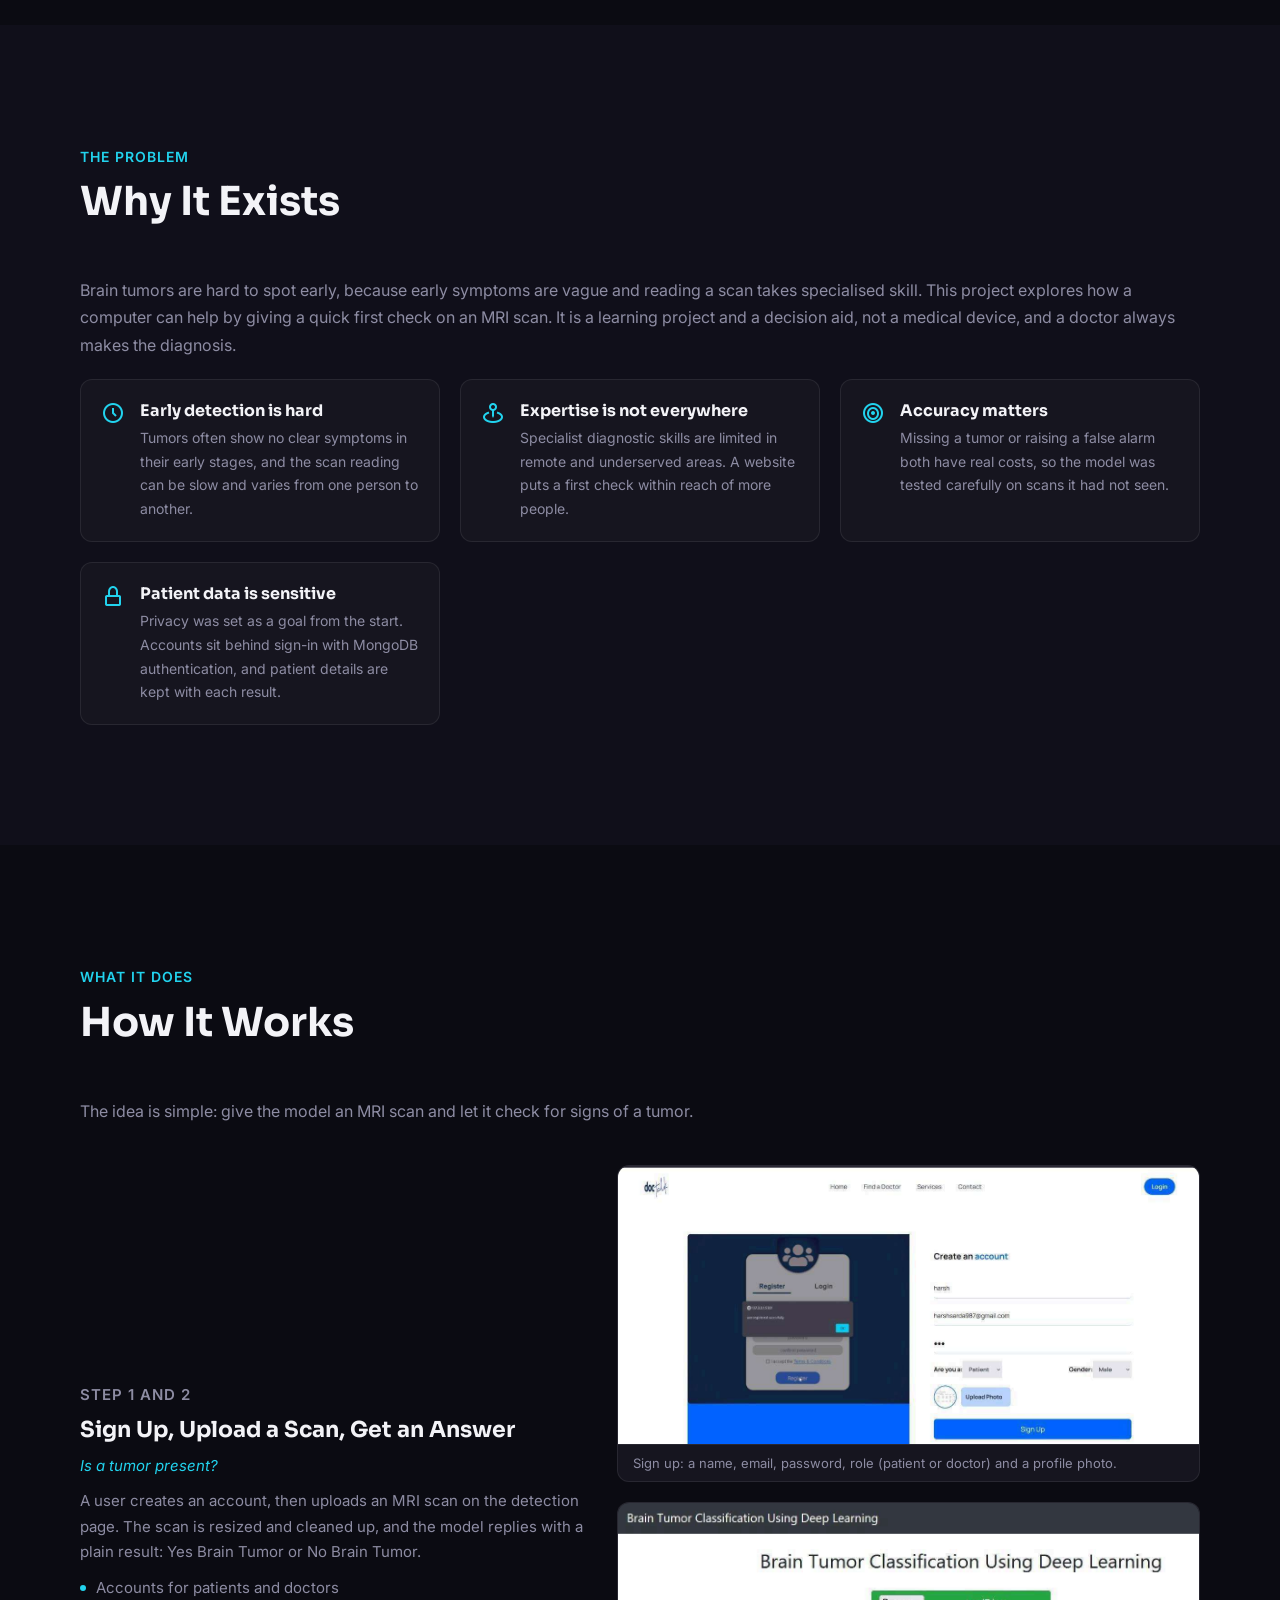
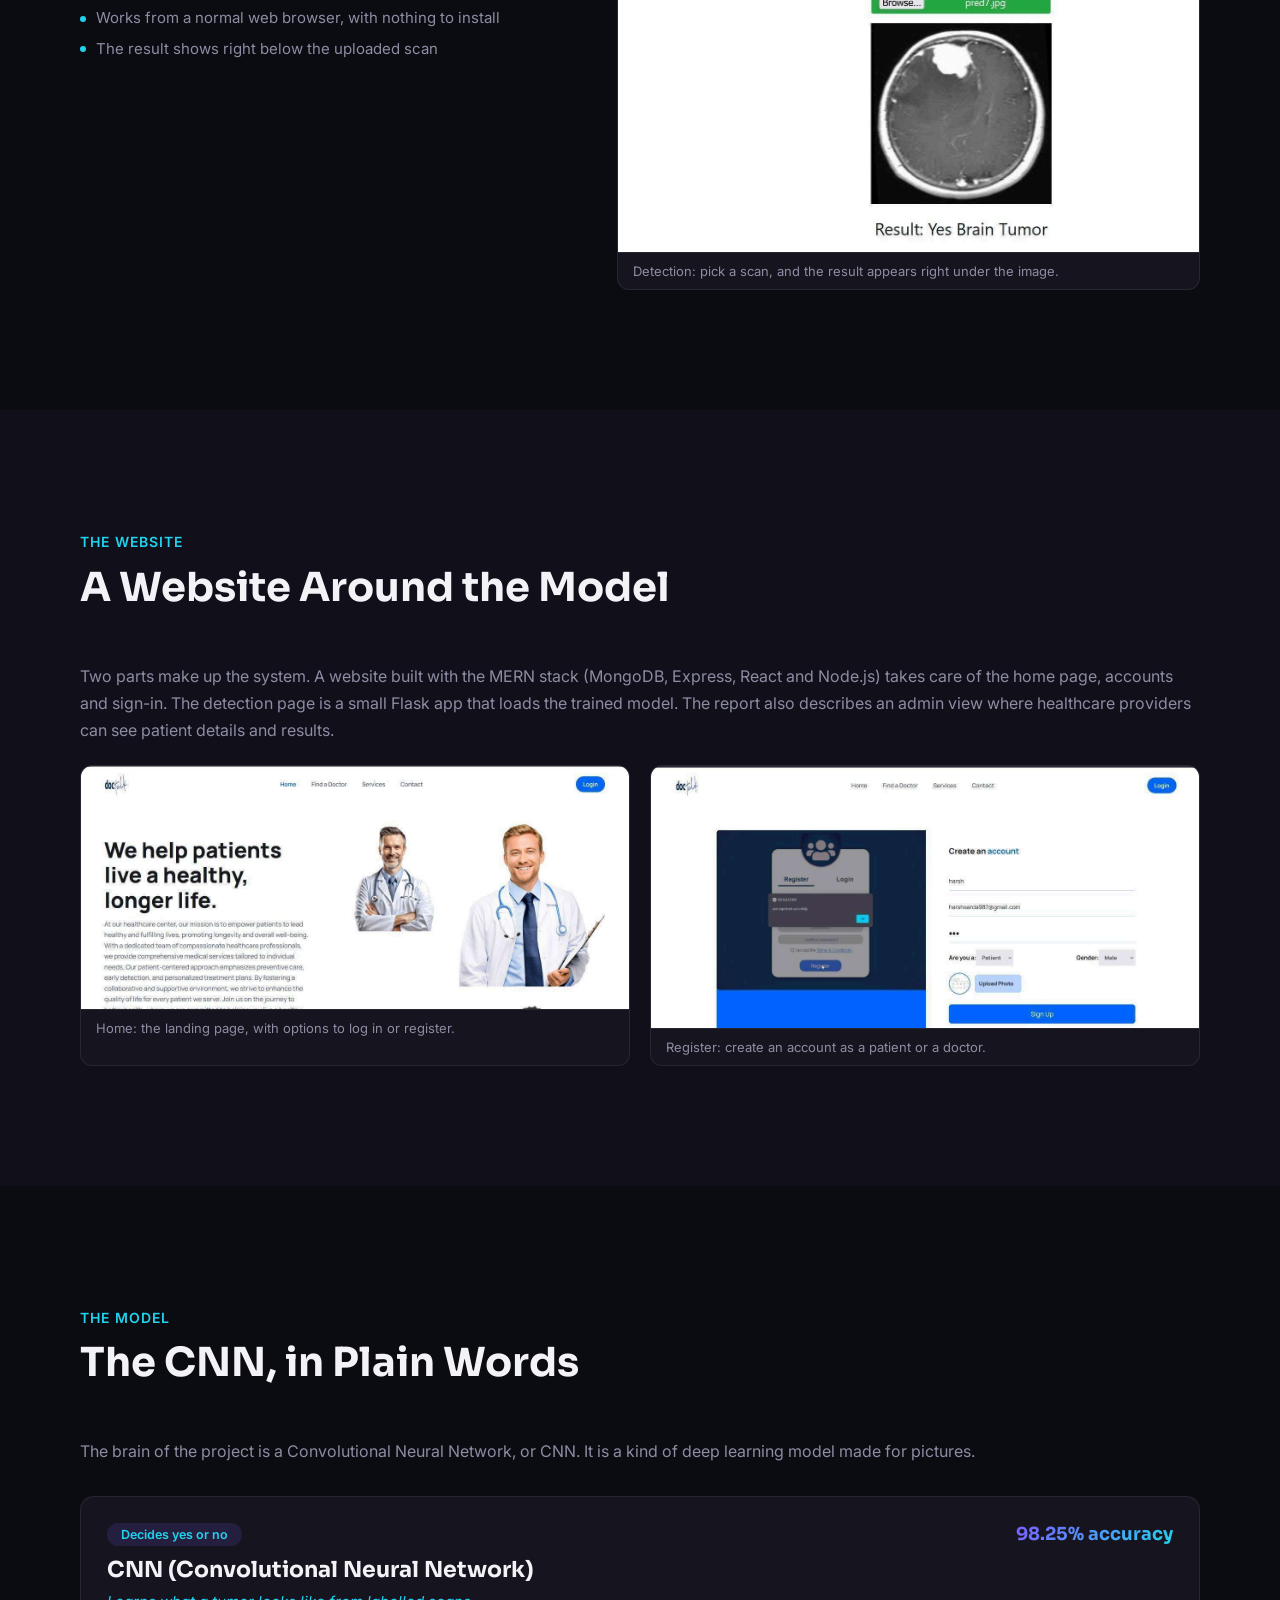
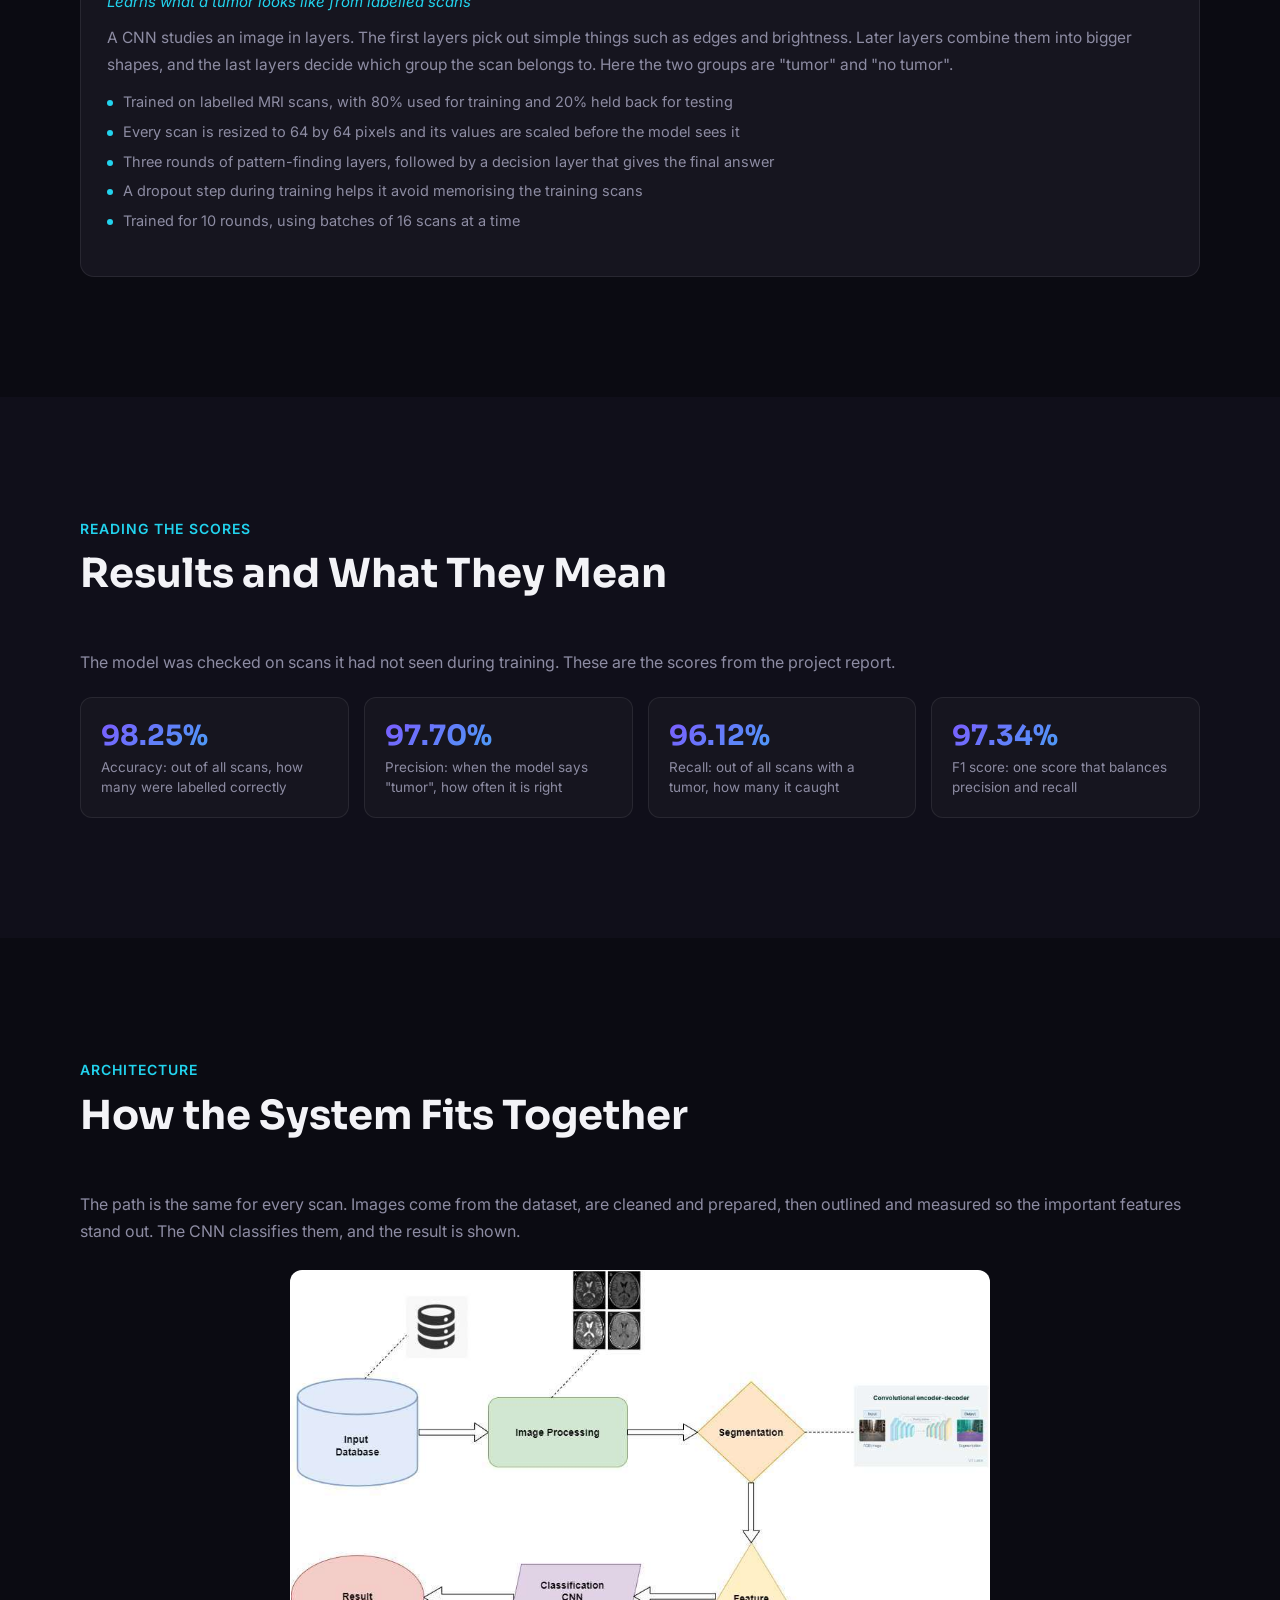
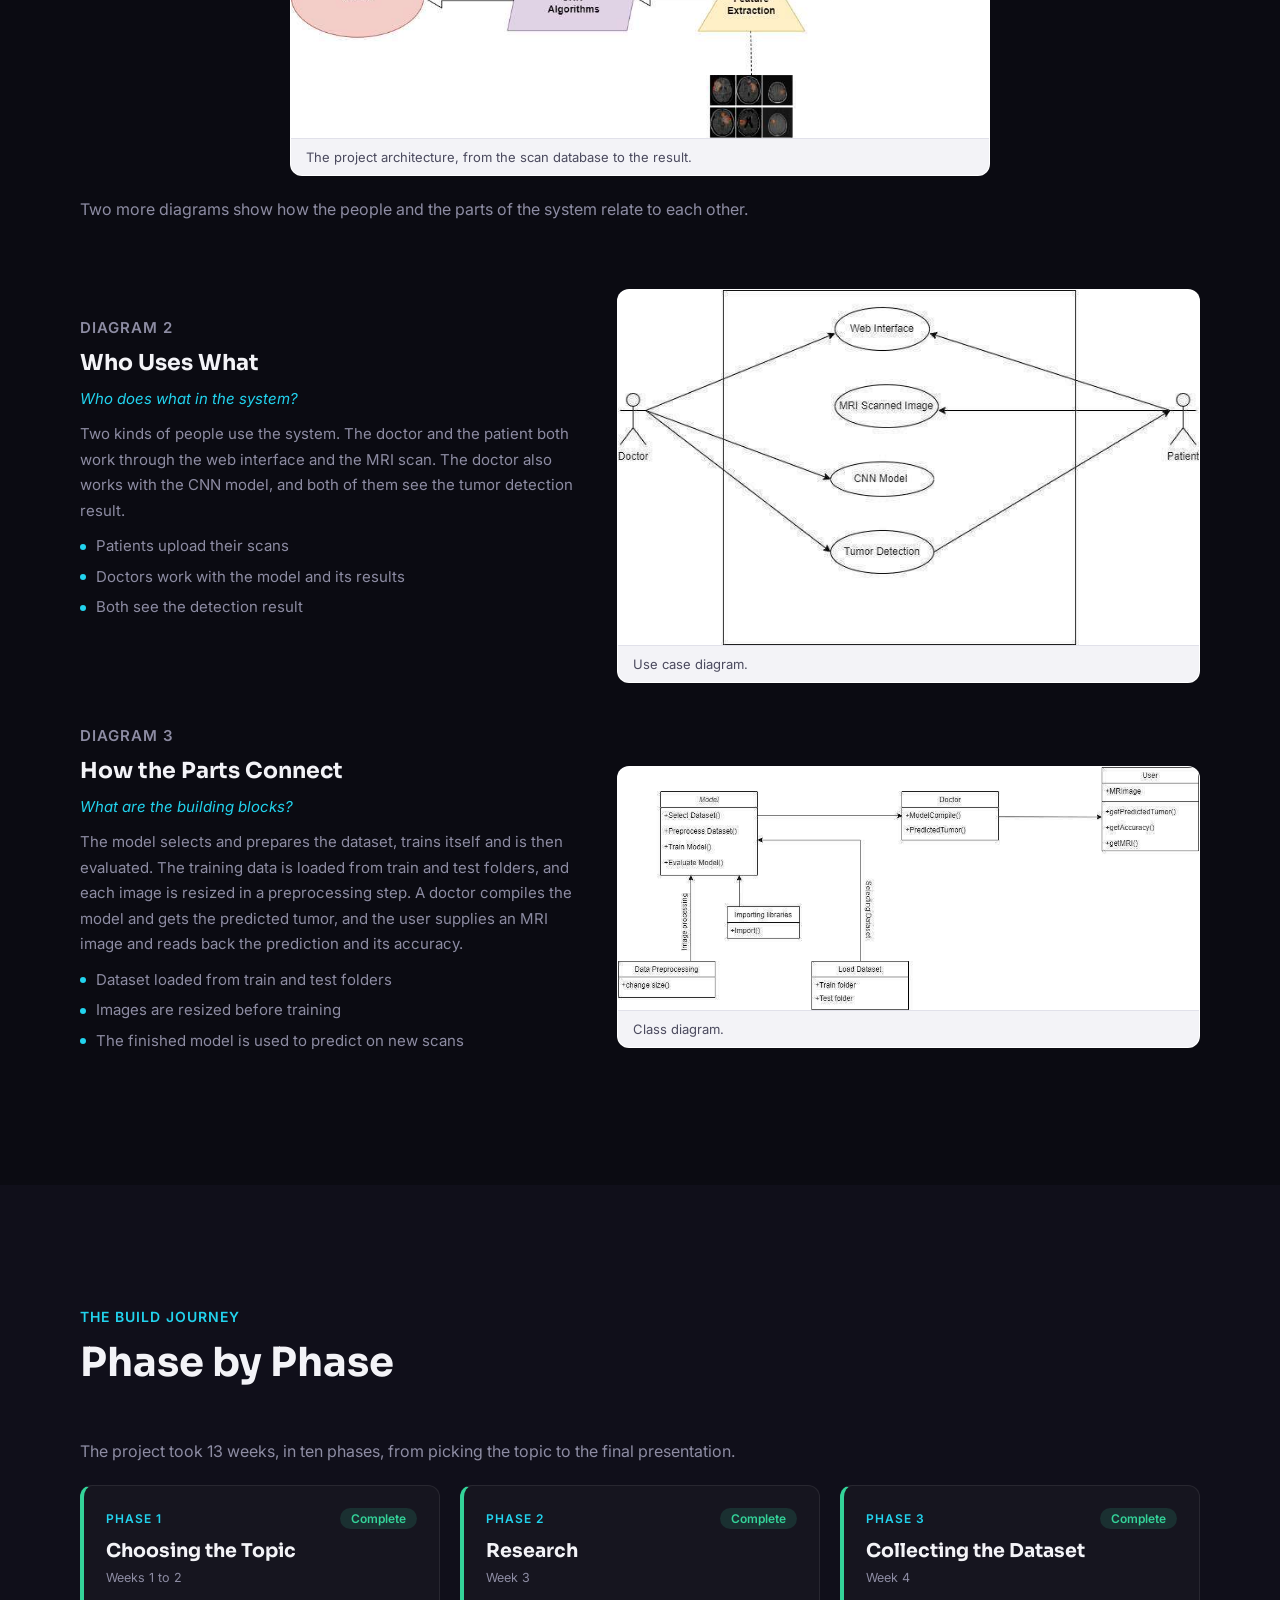
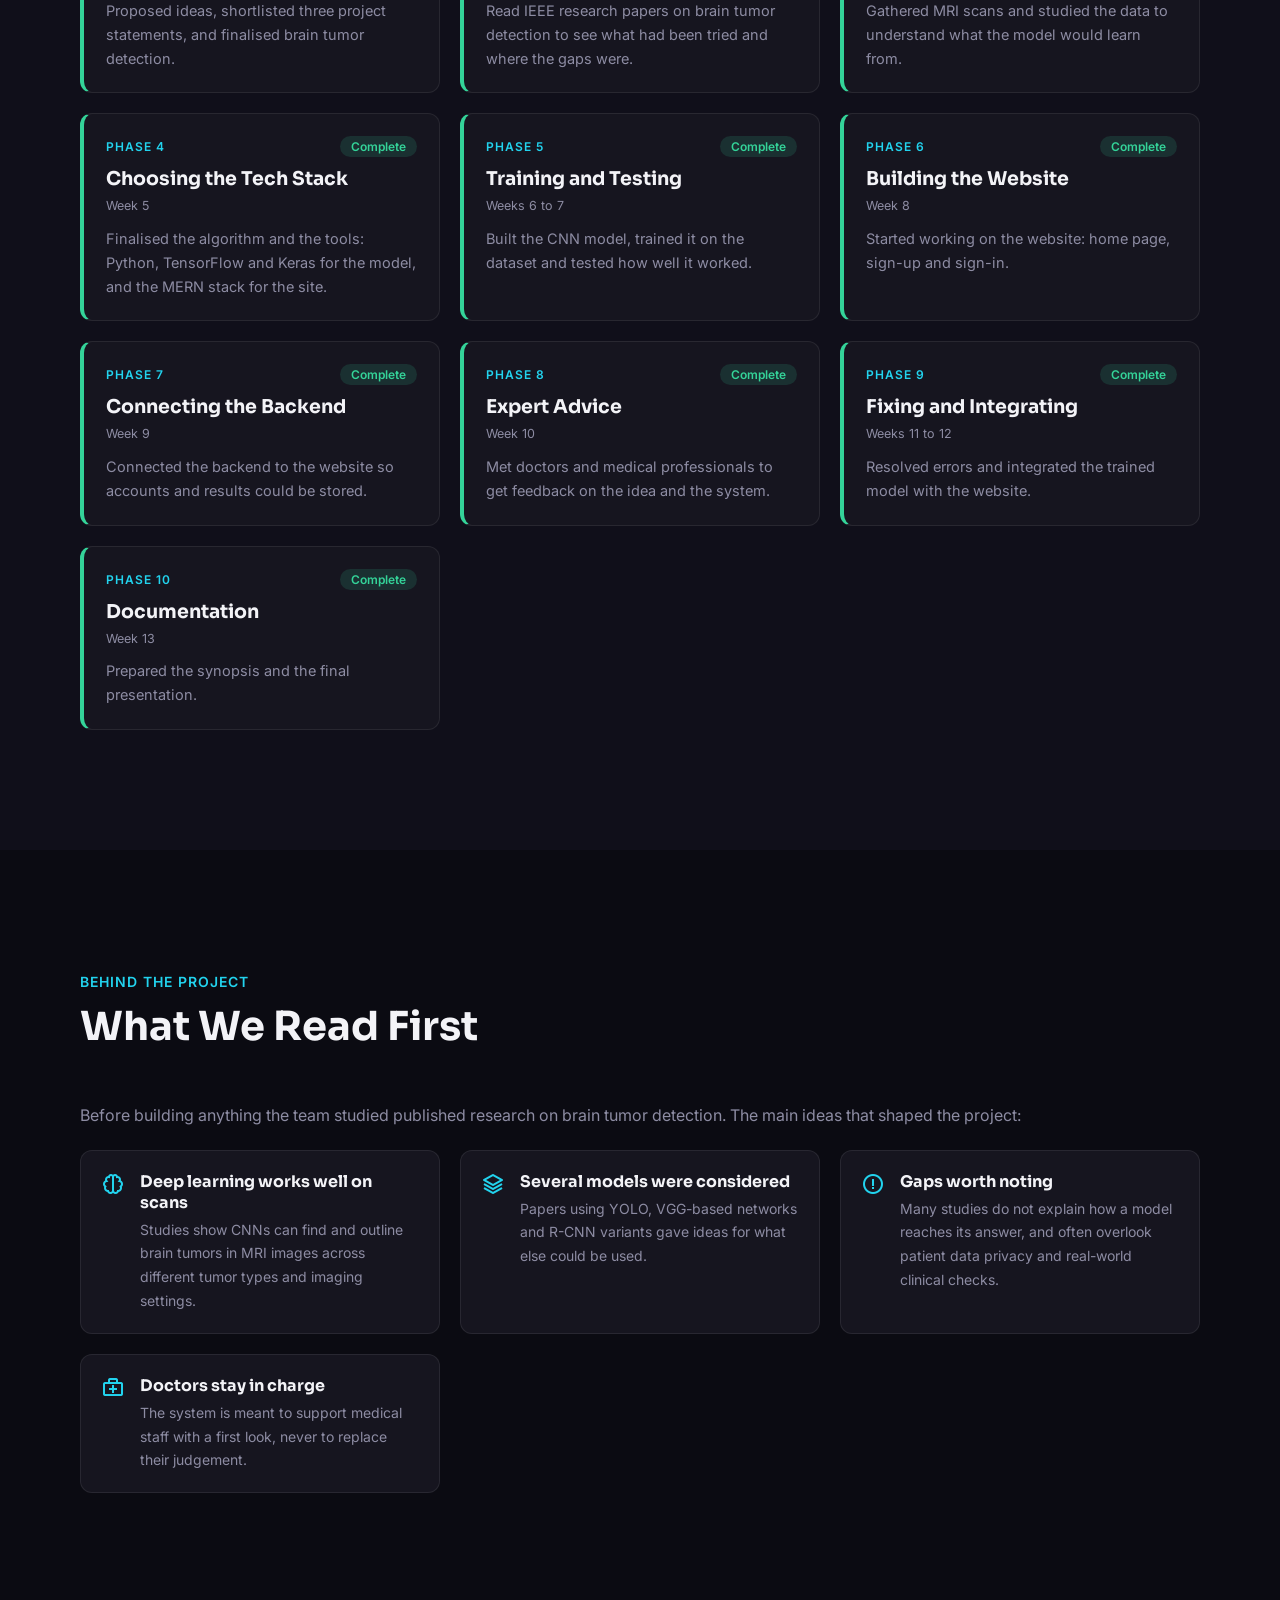
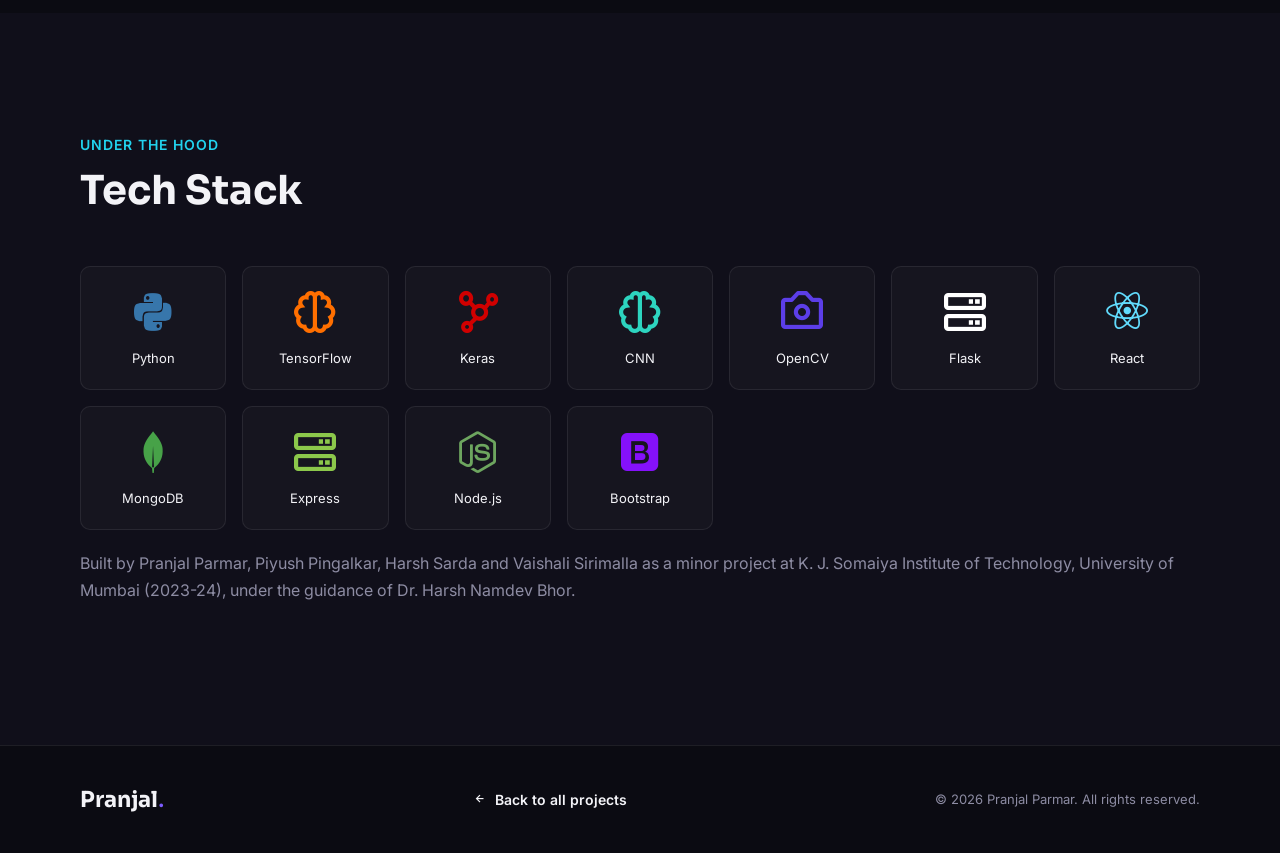
<file: projects/brain-tumor.html>
<!DOCTYPE html>
<html lang="en">
<head>
    <meta charset="UTF-8">
    <meta name="viewport" content="width=device-width, initial-scale=1.0">
    <title>Brain Tumor Detection System | Pranjal Parmar</title>
    <link href='https://unpkg.com/boxicons@2.1.4/css/boxicons.min.css' rel='stylesheet'>
    <link rel="stylesheet" href="../style.css">
</head>
<body>
    <header class="navbar scrolled">
        <div class="navbar-inner">
            <a href="../index.html#projects" class="back-link"><i class='bx bx-arrow-back'></i> Back to Portfolio</a>
            <a href="../index.html" class="brand">Pranjal<span>.</span></a>
        </div>
    </header>

    <main>
        <section class="project-hero-detail">
            <div class="hero-glow"></div>
            <div class="section-inner">
                <span class="category-badge">AI-ML</span>
                <h1>Brain Tumor Detection System</h1>
                <p class="hero-desc">A web-based system that looks at an MRI scan of the brain and tells you whether a tumor is present. A deep learning model (a CNN) does the checking, and a website lets people sign up, upload a scan and see the result. Built as a third-year B.Tech minor project by a team of four.</p>
                <div class="tech-used">
                    <span>PYTHON</span><span>CNN</span><span>TENSORFLOW</span><span>KERAS</span><span>FLASK</span><span>OPENCV</span><span>REACT</span><span>MONGODB</span><span>EXPRESS</span><span>NODE.JS</span><span>BOOTSTRAP</span>
                </div>
                <div class="project-hero-actions">
                    <a href="https://github.com/Vaishali021103/BrainTumor-Classification-DL" class="btn btn-primary" target="_blank" rel="noopener"><i class='bx bxl-github'></i> View on GitHub</a>
                    <a href="../index.html#projects" class="btn btn-outline">Back to Projects</a>
                </div>
                <figure class="shot shot-hero">
                    <img src="../images/brain-tumor/detection.png" alt="The brain tumor classifier page with an uploaded MRI scan and the result: Yes Brain Tumor" loading="lazy">
                    <figcaption>The detection page: upload an MRI scan and get a result.</figcaption>
                </figure>
            </div>
        </section>

        <section class="section">
            <div class="section-inner">
                <p class="section-tag">At a glance</p>
                <h2 class="section-title">The Project in Numbers</h2>
                <div class="stat-grid">
                    <div class="stat-card"><strong>98.25%</strong><span>Accuracy of the CNN model on test images</span></div>
                    <div class="stat-card"><strong>10 epochs</strong><span>Training rounds the model needed</span></div>
                    <div class="stat-card"><strong>2 results</strong><span>Tumor present or no tumor, for every scan</span></div>
                    <div class="stat-card"><strong>13 weeks</strong><span>From choosing the topic to the final presentation</span></div>
                </div>
            </div>
        </section>

        <section class="section section-alt">
            <div class="section-inner">
                <p class="section-tag">The problem</p>
                <h2 class="section-title">Why It Exists</h2>
                <p class="desc">Brain tumors are hard to spot early, because early symptoms are vague and reading a scan takes specialised skill. This project explores how a computer can help by giving a quick first check on an MRI scan. It is a learning project and a decision aid, not a medical device, and a doctor always makes the diagnosis.</p>
                <div class="feature-list">
                    <div class="feature-item"><i class='bx bx-time-five'></i><div><h5>Early detection is hard</h5><p>Tumors often show no clear symptoms in their early stages, and the scan reading can be slow and varies from one person to another.</p></div></div>
                    <div class="feature-item"><i class='bx bx-map-pin'></i><div><h5>Expertise is not everywhere</h5><p>Specialist diagnostic skills are limited in remote and underserved areas. A website puts a first check within reach of more people.</p></div></div>
                    <div class="feature-item"><i class='bx bx-bullseye'></i><div><h5>Accuracy matters</h5><p>Missing a tumor or raising a false alarm both have real costs, so the model was tested carefully on scans it had not seen.</p></div></div>
                    <div class="feature-item"><i class='bx bx-lock-alt'></i><div><h5>Patient data is sensitive</h5><p>Privacy was set as a goal from the start. Accounts sit behind sign-in with MongoDB authentication, and patient details are kept with each result.</p></div></div>
                </div>
            </div>
        </section>

        <section class="section">
            <div class="section-inner">
                <p class="section-tag">What it does</p>
                <h2 class="section-title">How It Works</h2>
                <p class="desc">The idea is simple: give the model an MRI scan and let it check for signs of a tumor.</p>

                <div class="pillar-row text-first">
                    <div class="pillar-copy">
                        <p class="section-tag">Step 1 and 2</p>
                        <h3>Sign Up, Upload a Scan, Get an Answer</h3>
                        <p class="q">Is a tumor present?</p>
                        <p>A user creates an account, then uploads an MRI scan on the detection page. The scan is resized and cleaned up, and the model replies with a plain result: Yes Brain Tumor or No Brain Tumor.</p>
                        <ul>
                            <li>Accounts for patients and doctors</li>
                            <li>Works from a normal web browser, with nothing to install</li>
                            <li>The result shows right below the uploaded scan</li>
                        </ul>
                    </div>
                <div class="shot-grid shot-stack">
                    <figure class="shot">
                        <img src="../images/brain-tumor/register.png" alt="Sign-up page asking for name, email, password, role, gender and a photo" loading="lazy">
                        <figcaption>Sign up: a name, email, password, role (patient or doctor) and a profile photo.</figcaption>
                    </figure>
                    <figure class="shot">
                        <img src="../images/brain-tumor/detection.png" alt="Detection page showing an uploaded MRI scan and the result Yes Brain Tumor" loading="lazy">
                        <figcaption>Detection: pick a scan, and the result appears right under the image.</figcaption>
                    </figure>
                </div>
                </div>
            </div>
        </section>

        <section class="section section-alt">
            <div class="section-inner">
                <p class="section-tag">The website</p>
                <h2 class="section-title">A Website Around the Model</h2>
                <p class="desc">Two parts make up the system. A website built with the MERN stack (MongoDB, Express, React and Node.js) takes care of the home page, accounts and sign-in. The detection page is a small Flask app that loads the trained model. The report also describes an admin view where healthcare providers can see patient details and results.</p>
                <div class="shot-grid">
                    <figure class="shot">
                        <img src="../images/brain-tumor/home.png" alt="Home page of the website with a headline and doctors" loading="lazy">
                        <figcaption>Home: the landing page, with options to log in or register.</figcaption>
                    </figure>
                    <figure class="shot">
                        <img src="../images/brain-tumor/register.png" alt="Sign-up page with name, email, password, role, gender and photo upload" loading="lazy">
                        <figcaption>Register: create an account as a patient or a doctor.</figcaption>
                    </figure>
                </div>
            </div>
        </section>

        <section class="section">
            <div class="section-inner">
                <p class="section-tag">The model</p>
                <h2 class="section-title">The CNN, in Plain Words</h2>
                <p class="desc">The brain of the project is a Convolutional Neural Network, or CNN. It is a kind of deep learning model made for pictures.</p>
                <div class="model-card">
                    <div class="model-top"><span class="model-badge">Decides yes or no</span><span class="model-acc">98.25% accuracy</span></div>
                    <h3>CNN (Convolutional Neural Network)</h3>
                    <p class="q">Learns what a tumor looks like from labelled scans</p>
                    <p class="model-lead">A CNN studies an image in layers. The first layers pick out simple things such as edges and brightness. Later layers combine them into bigger shapes, and the last layers decide which group the scan belongs to. Here the two groups are "tumor" and "no tumor".</p>
                    <ul>
                        <li>Trained on labelled MRI scans, with 80% used for training and 20% held back for testing</li>
                        <li>Every scan is resized to 64 by 64 pixels and its values are scaled before the model sees it</li>
                        <li>Three rounds of pattern-finding layers, followed by a decision layer that gives the final answer</li>
                        <li>A dropout step during training helps it avoid memorising the training scans</li>
                        <li>Trained for 10 rounds, using batches of 16 scans at a time</li>
                    </ul>
                </div>
            </div>
        </section>

        <section class="section section-alt">
            <div class="section-inner">
                <p class="section-tag">Reading the scores</p>
                <h2 class="section-title">Results and What They Mean</h2>
                <p class="desc">The model was checked on scans it had not seen during training. These are the scores from the project report.</p>
                <div class="stat-grid">
                    <div class="stat-card"><strong>98.25%</strong><span>Accuracy: out of all scans, how many were labelled correctly</span></div>
                    <div class="stat-card"><strong>97.70%</strong><span>Precision: when the model says "tumor", how often it is right</span></div>
                    <div class="stat-card"><strong>96.12%</strong><span>Recall: out of all scans with a tumor, how many it caught</span></div>
                    <div class="stat-card"><strong>97.34%</strong><span>F1 score: one score that balances precision and recall</span></div>
                </div>
            </div>
        </section>

        <section class="section">
            <div class="section-inner">
                <p class="section-tag">Architecture</p>
                <h2 class="section-title">How the System Fits Together</h2>
                <p class="desc">The path is the same for every scan. Images come from the dataset, are cleaned and prepared, then outlined and measured so the important features stand out. The CNN classifies them, and the result is shown.</p>
                <figure class="diagram-fig arch-fig">
                    <img src="../images/brain-tumor/architecture.png" alt="Architecture: input database, image processing, segmentation, feature extraction, CNN classification and result" loading="lazy">
                    <figcaption>The project architecture, from the scan database to the result.</figcaption>
                </figure>
                <p class="desc" style="margin-top:2rem">Two more diagrams show how the people and the parts of the system relate to each other.</p>
                <div class="pillar-row text-first">
                    <div class="pillar-copy">
                        <p class="section-tag">Diagram 2</p>
                        <h3>Who Uses What</h3>
                        <p class="q">Who does what in the system?</p>
                        <p>Two kinds of people use the system. The doctor and the patient both work through the web interface and the MRI scan. The doctor also works with the CNN model, and both of them see the tumor detection result.</p>
                        <ul>
                            <li>Patients upload their scans</li>
                            <li>Doctors work with the model and its results</li>
                            <li>Both see the detection result</li>
                        </ul>
                    </div>
                    <figure class="diagram-fig">
                        <img src="../images/brain-tumor/use-case.png" alt="Use case diagram: a doctor and a patient interacting with the web interface, MRI scanned image, CNN model and tumor detection" loading="lazy">
                        <figcaption>Use case diagram.</figcaption>
                    </figure>
                </div>
                <div class="pillar-row text-first">
                    <div class="pillar-copy">
                        <p class="section-tag">Diagram 3</p>
                        <h3>How the Parts Connect</h3>
                        <p class="q">What are the building blocks?</p>
                        <p>The model selects and prepares the dataset, trains itself and is then evaluated. The training data is loaded from train and test folders, and each image is resized in a preprocessing step. A doctor compiles the model and gets the predicted tumor, and the user supplies an MRI image and reads back the prediction and its accuracy.</p>
                        <ul>
                            <li>Dataset loaded from train and test folders</li>
                            <li>Images are resized before training</li>
                            <li>The finished model is used to predict on new scans</li>
                        </ul>
                    </div>
                    <figure class="diagram-fig">
                        <img src="../images/brain-tumor/class-diagram.png" alt="Class diagram: model, doctor, user, data preprocessing, load dataset and importing libraries" loading="lazy">
                        <figcaption>Class diagram.</figcaption>
                    </figure>
                </div>
            </div>
        </section>

        <section class="section section-alt">
            <div class="section-inner">
                <p class="section-tag">The build journey</p>
                <h2 class="section-title">Phase by Phase</h2>
                <p class="desc">The project took 13 weeks, in ten phases, from picking the topic to the final presentation.</p>
                <div class="phase-grid">
                    <div class="phase-card done">
                        <div class="phase-top"><span class="phase-num">Phase 1</span><span class="status-pill done">Complete</span></div>
                        <h4>Choosing the Topic</h4>
                        <p class="phase-weeks">Weeks 1 to 2</p>
                        <p>Proposed ideas, shortlisted three project statements, and finalised brain tumor detection.</p>
                    </div>
                    <div class="phase-card done">
                        <div class="phase-top"><span class="phase-num">Phase 2</span><span class="status-pill done">Complete</span></div>
                        <h4>Research</h4>
                        <p class="phase-weeks">Week 3</p>
                        <p>Read IEEE research papers on brain tumor detection to see what had been tried and where the gaps were.</p>
                    </div>
                    <div class="phase-card done">
                        <div class="phase-top"><span class="phase-num">Phase 3</span><span class="status-pill done">Complete</span></div>
                        <h4>Collecting the Dataset</h4>
                        <p class="phase-weeks">Week 4</p>
                        <p>Gathered MRI scans and studied the data to understand what the model would learn from.</p>
                    </div>
                    <div class="phase-card done">
                        <div class="phase-top"><span class="phase-num">Phase 4</span><span class="status-pill done">Complete</span></div>
                        <h4>Choosing the Tech Stack</h4>
                        <p class="phase-weeks">Week 5</p>
                        <p>Finalised the algorithm and the tools: Python, TensorFlow and Keras for the model, and the MERN stack for the site.</p>
                    </div>
                    <div class="phase-card done">
                        <div class="phase-top"><span class="phase-num">Phase 5</span><span class="status-pill done">Complete</span></div>
                        <h4>Training and Testing</h4>
                        <p class="phase-weeks">Weeks 6 to 7</p>
                        <p>Built the CNN model, trained it on the dataset and tested how well it worked.</p>
                    </div>
                    <div class="phase-card done">
                        <div class="phase-top"><span class="phase-num">Phase 6</span><span class="status-pill done">Complete</span></div>
                        <h4>Building the Website</h4>
                        <p class="phase-weeks">Week 8</p>
                        <p>Started working on the website: home page, sign-up and sign-in.</p>
                    </div>
                    <div class="phase-card done">
                        <div class="phase-top"><span class="phase-num">Phase 7</span><span class="status-pill done">Complete</span></div>
                        <h4>Connecting the Backend</h4>
                        <p class="phase-weeks">Week 9</p>
                        <p>Connected the backend to the website so accounts and results could be stored.</p>
                    </div>
                    <div class="phase-card done">
                        <div class="phase-top"><span class="phase-num">Phase 8</span><span class="status-pill done">Complete</span></div>
                        <h4>Expert Advice</h4>
                        <p class="phase-weeks">Week 10</p>
                        <p>Met doctors and medical professionals to get feedback on the idea and the system.</p>
                    </div>
                    <div class="phase-card done">
                        <div class="phase-top"><span class="phase-num">Phase 9</span><span class="status-pill done">Complete</span></div>
                        <h4>Fixing and Integrating</h4>
                        <p class="phase-weeks">Weeks 11 to 12</p>
                        <p>Resolved errors and integrated the trained model with the website.</p>
                    </div>
                    <div class="phase-card done">
                        <div class="phase-top"><span class="phase-num">Phase 10</span><span class="status-pill done">Complete</span></div>
                        <h4>Documentation</h4>
                        <p class="phase-weeks">Week 13</p>
                        <p>Prepared the synopsis and the final presentation.</p>
                    </div>
                </div>
            </div>
        </section>

        <section class="section">
            <div class="section-inner">
                <p class="section-tag">Behind the project</p>
                <h2 class="section-title">What We Read First</h2>
                <p class="desc">Before building anything the team studied published research on brain tumor detection. The main ideas that shaped the project:</p>
                <div class="feature-list">
                    <div class="feature-item"><i class='bx bx-brain'></i><div><h5>Deep learning works well on scans</h5><p>Studies show CNNs can find and outline brain tumors in MRI images across different tumor types and imaging settings.</p></div></div>
                    <div class="feature-item"><i class='bx bx-layer'></i><div><h5>Several models were considered</h5><p>Papers using YOLO, VGG-based networks and R-CNN variants gave ideas for what else could be used.</p></div></div>
                    <div class="feature-item"><i class='bx bx-error-circle'></i><div><h5>Gaps worth noting</h5><p>Many studies do not explain how a model reaches its answer, and often overlook patient data privacy and real-world clinical checks.</p></div></div>
                    <div class="feature-item"><i class='bx bx-first-aid'></i><div><h5>Doctors stay in charge</h5><p>The system is meant to support medical staff with a first look, never to replace their judgement.</p></div></div>
                </div>
            </div>
        </section>

        <section class="section section-alt">
            <div class="section-inner">
                <p class="section-tag">Under the hood</p>
                <h2 class="section-title">Tech Stack</h2>
                <div class="skills-grid">
                    <div class="skill-tile"><i class='bx bxl-python' style="color:#3776AB"></i><p>Python</p></div>
                    <div class="skill-tile"><i class='bx bx-brain' style="color:#FF6F00"></i><p>TensorFlow</p></div>
                    <div class="skill-tile"><i class='bx bx-network-chart' style="color:#D00000"></i><p>Keras</p></div>
                    <div class="skill-tile"><i class='bx bx-brain' style="color:#2DD4BF"></i><p>CNN</p></div>
                    <div class="skill-tile"><i class='bx bx-camera' style="color:#5C3EE8"></i><p>OpenCV</p></div>
                    <div class="skill-tile"><i class='bx bx-server' style="color:#FFFFFF"></i><p>Flask</p></div>
                    <div class="skill-tile"><i class='bx bxl-react' style="color:#61DAFB"></i><p>React</p></div>
                    <div class="skill-tile"><i class='bx bxl-mongodb' style="color:#47A248"></i><p>MongoDB</p></div>
                    <div class="skill-tile"><i class='bx bx-server' style="color:#8CC84B"></i><p>Express</p></div>
                    <div class="skill-tile"><i class='bx bxl-nodejs' style="color:#6DA55F"></i><p>Node.js</p></div>
                    <div class="skill-tile"><i class='bx bxl-bootstrap' style="color:#8511FA"></i><p>Bootstrap</p></div>
                </div>
                <p class="desc" style="margin-top:2rem">Built by Pranjal Parmar, Piyush Pingalkar, Harsh Sarda and Vaishali Sirimalla as a minor project at K. J. Somaiya Institute of Technology, University of Mumbai (2023-24), under the guidance of Dr. Harsh Namdev Bhor. </p>
            </div>
        </section>

    </main>

    <footer class="footer">
        <div class="section-inner footer-inner">
            <a href="../index.html" class="brand">Pranjal<span>.</span></a>
            <a href="../index.html#projects" class="detail-footer-nav"><i class='bx bx-left-arrow-alt'></i> Back to all projects</a>
            <p class="footer-copy">&copy; 2026 Pranjal Parmar. All rights reserved.</p>
        </div>
    </footer>
</body>
</html>
</file>
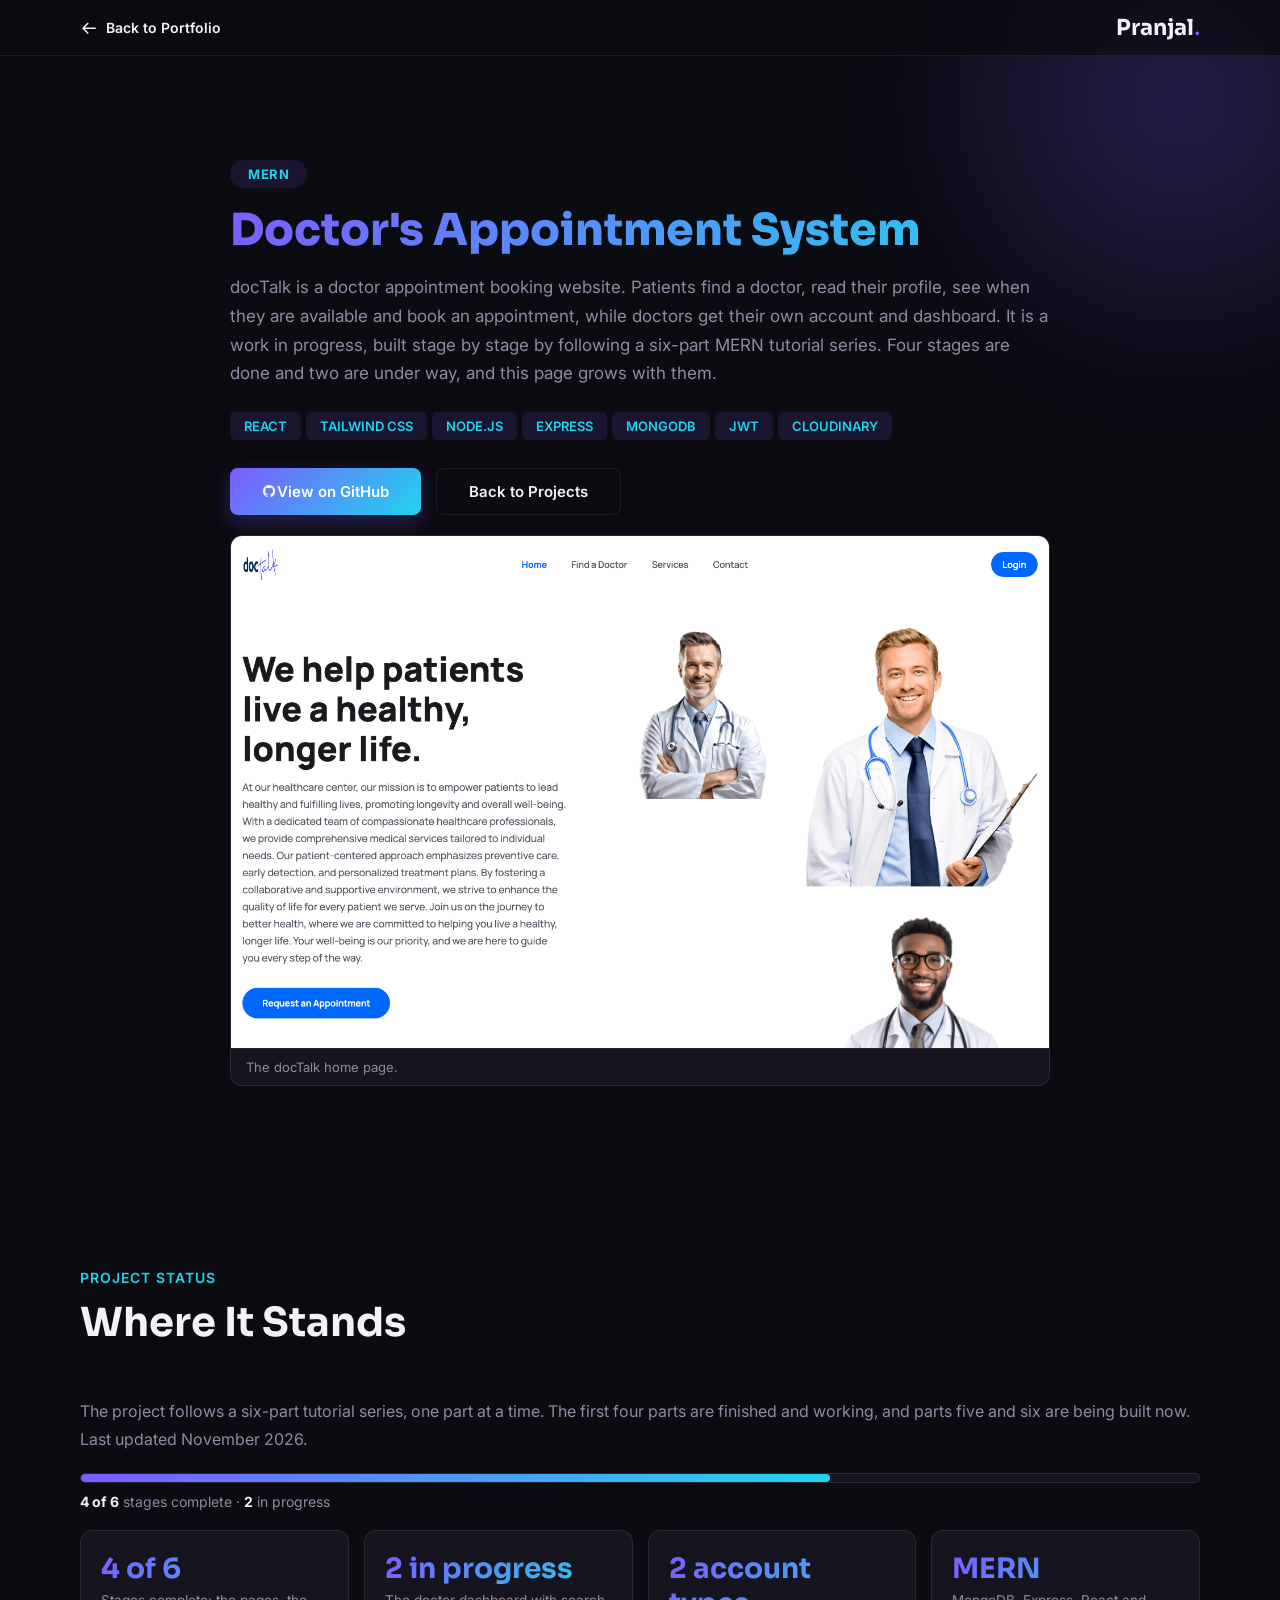
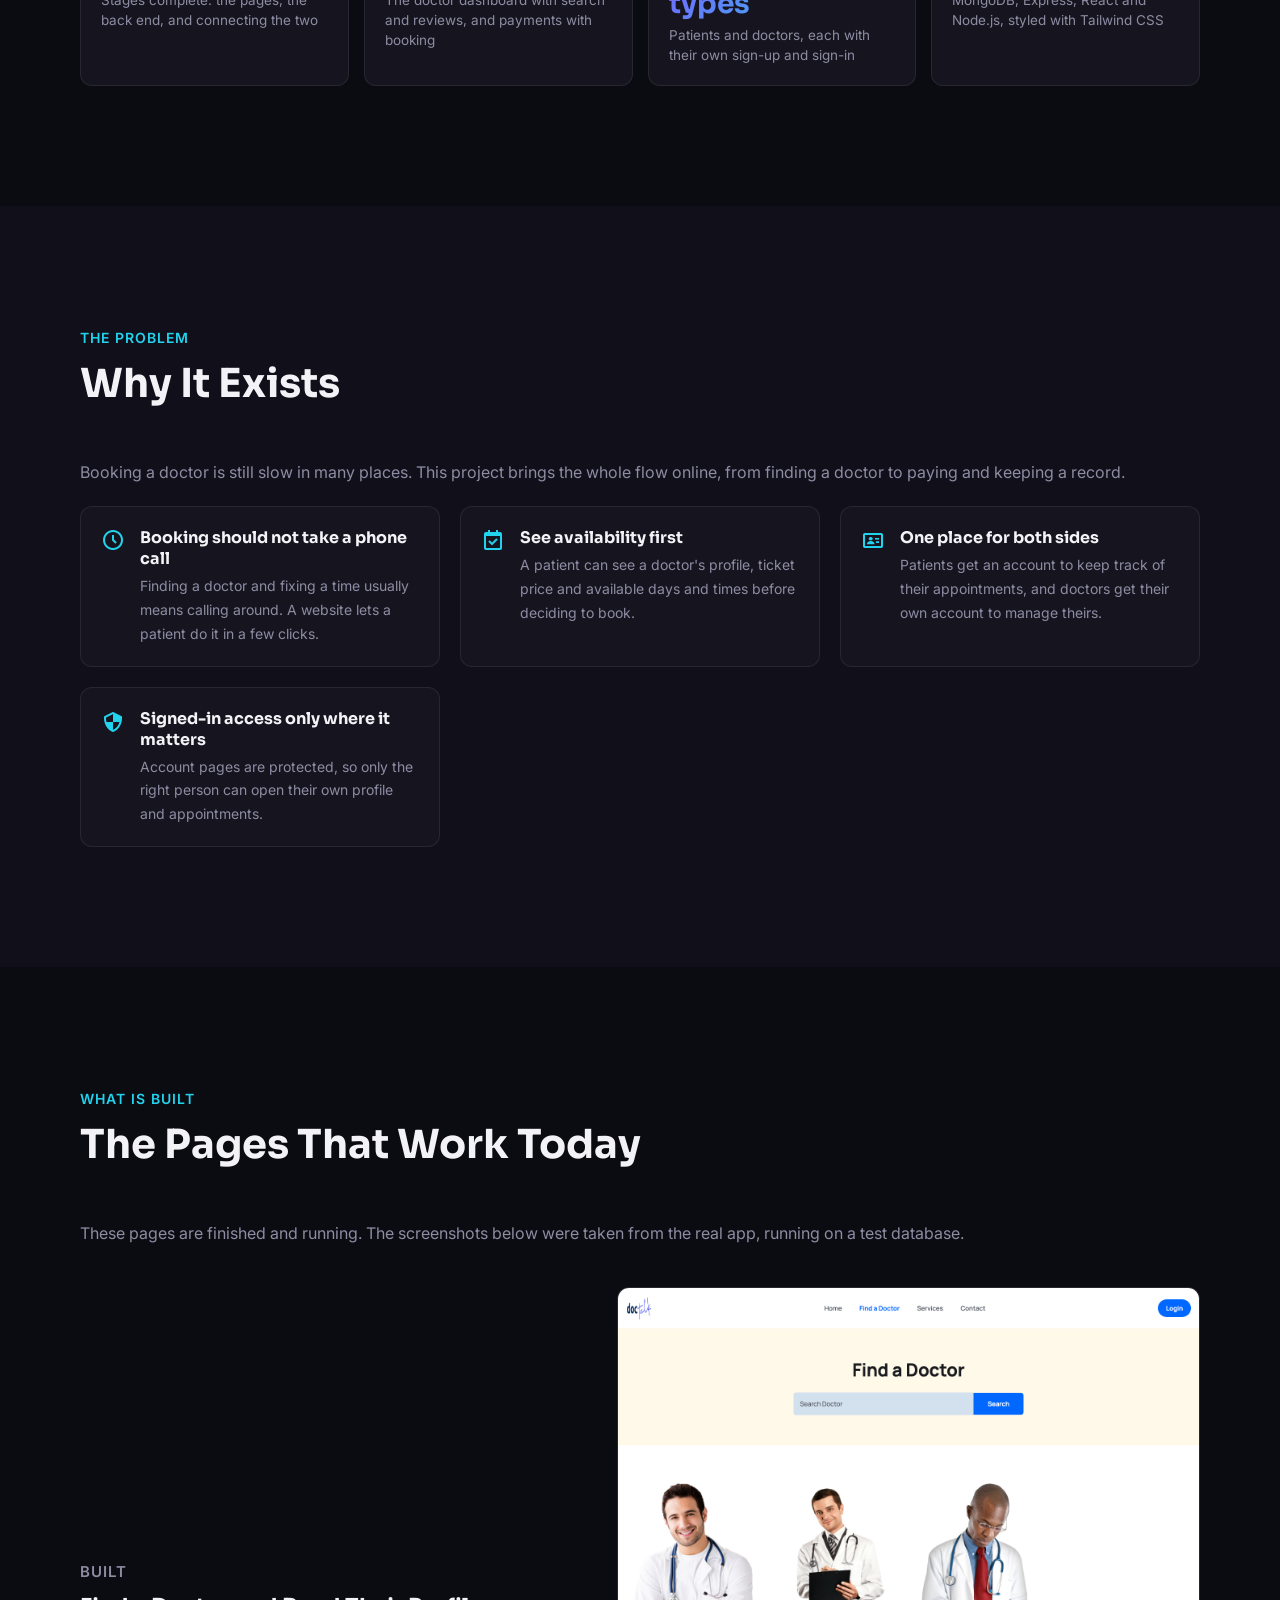
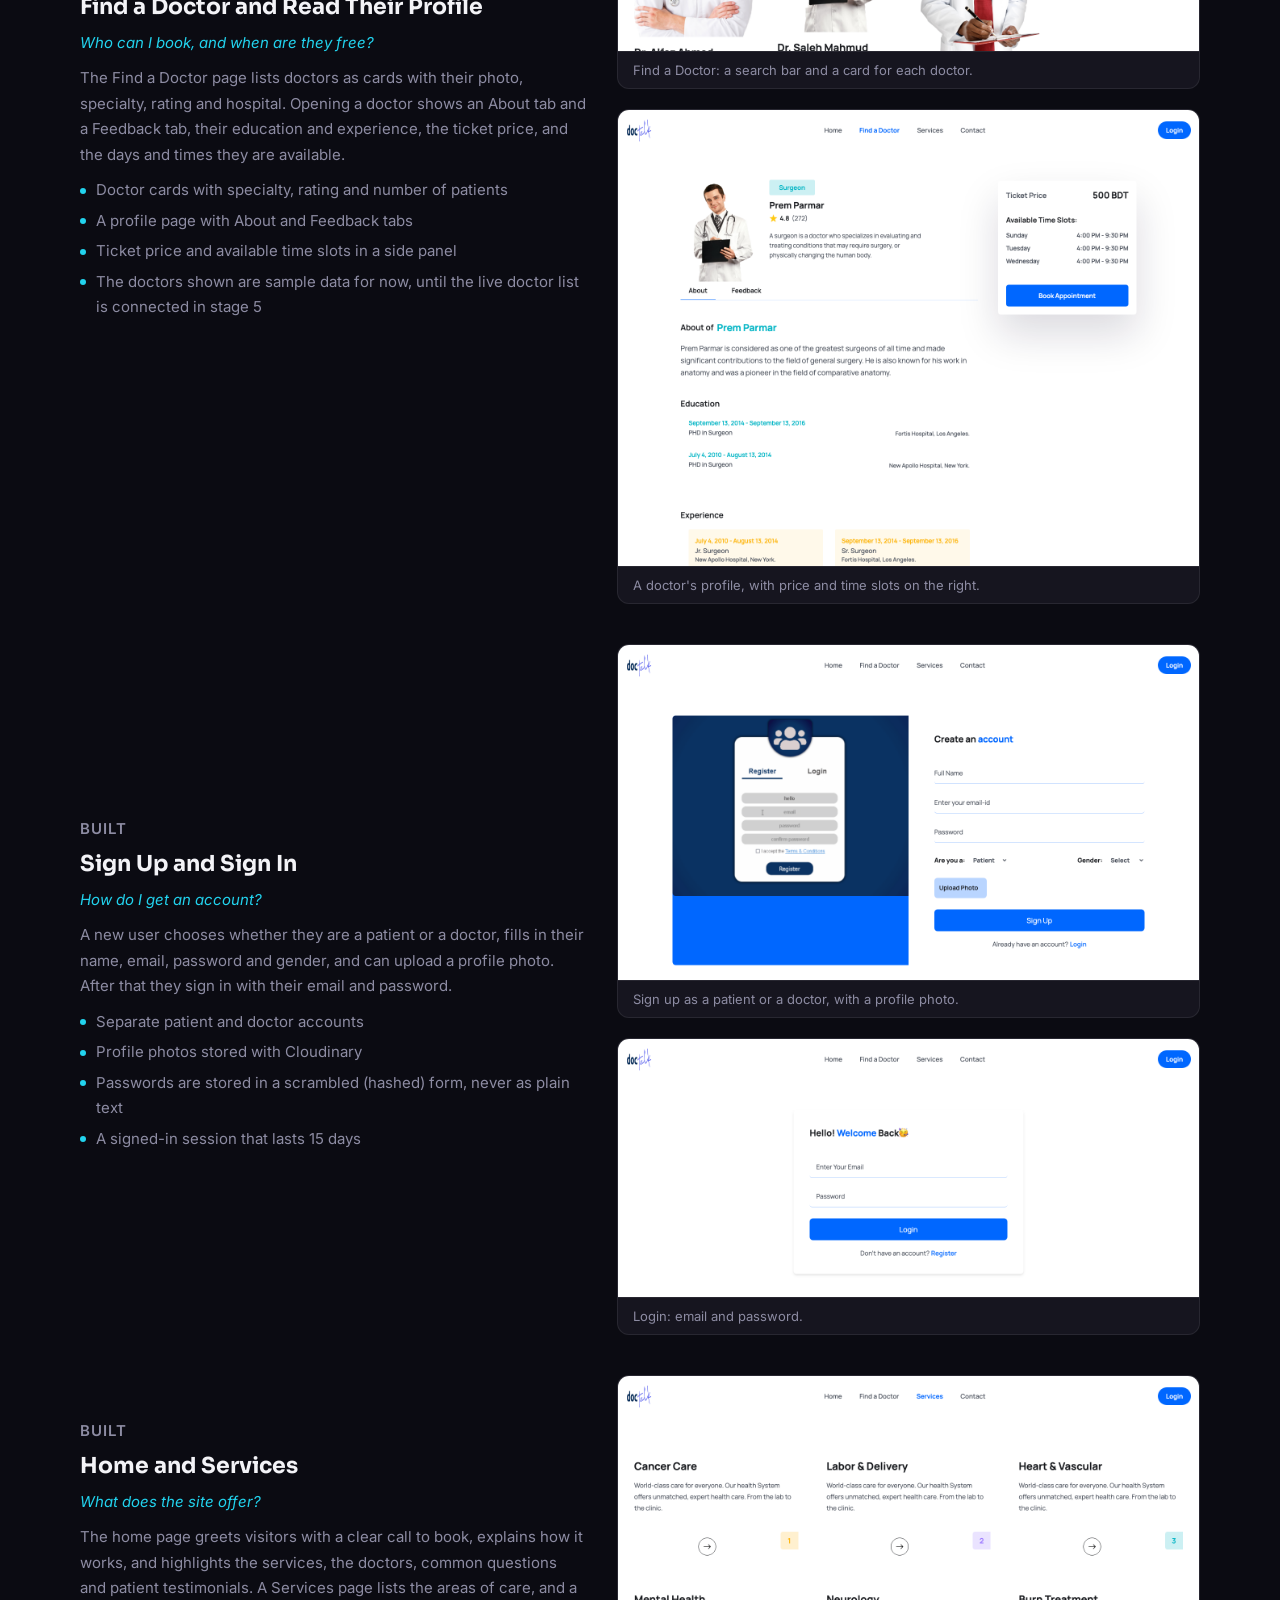
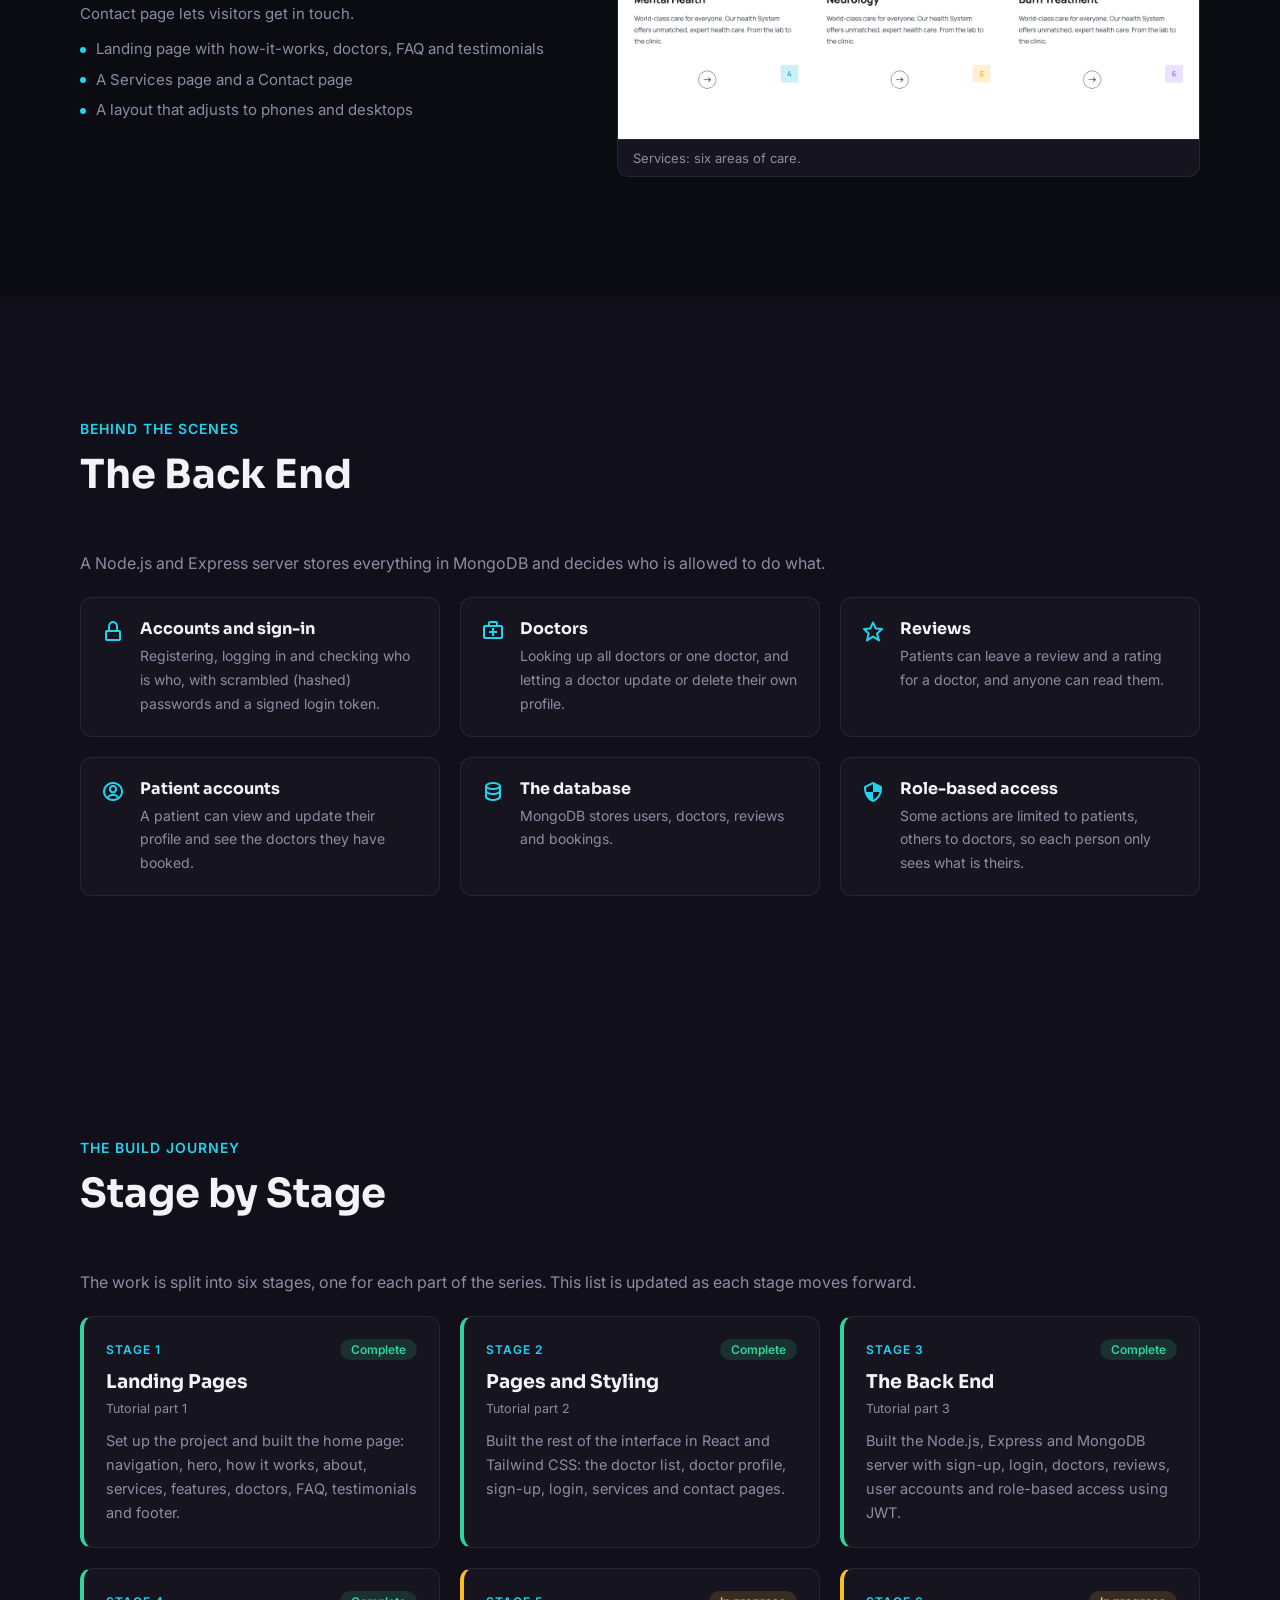
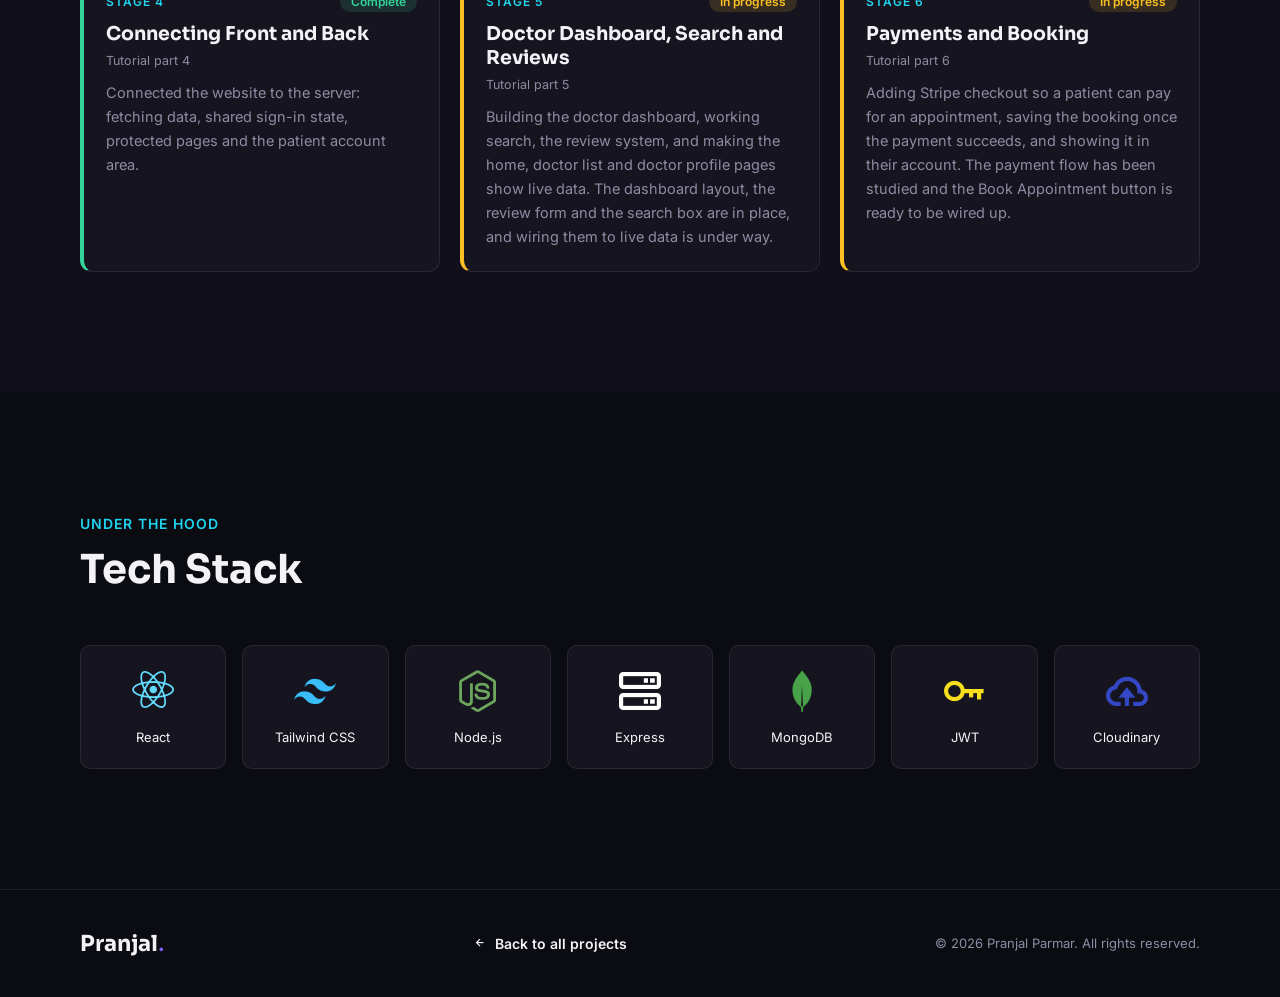
<file: projects/doctors-appointment.html>
<!DOCTYPE html>
<html lang="en">
<head>
    <meta charset="UTF-8">
    <meta name="viewport" content="width=device-width, initial-scale=1.0">
    <title>Doctor's Appointment System | Pranjal Parmar</title>
    <link href='https://unpkg.com/boxicons@2.1.4/css/boxicons.min.css' rel='stylesheet'>
    <link rel="stylesheet" href="../style.css">
</head>
<body>
    <header class="navbar scrolled">
        <div class="navbar-inner">
            <a href="../index.html#projects" class="back-link"><i class='bx bx-arrow-back'></i> Back to Portfolio</a>
            <a href="../index.html" class="brand">Pranjal<span>.</span></a>
        </div>
    </header>

    <main>
        <section class="project-hero-detail">
            <div class="hero-glow"></div>
            <div class="section-inner">
                <span class="category-badge">MERN</span>
                <h1>Doctor's Appointment System</h1>
                <p class="hero-desc">docTalk is a doctor appointment booking website. Patients find a doctor, read their profile, see when they are available and book an appointment, while doctors get their own account and dashboard. It is a work in progress, built stage by stage by following a six-part MERN tutorial series. Four stages are done and two are under way, and this page grows with them.</p>
                <div class="tech-used">
                    <span>REACT</span><span>TAILWIND CSS</span><span>NODE.JS</span><span>EXPRESS</span><span>MONGODB</span><span>JWT</span><span>CLOUDINARY</span>
                </div>
                <div class="project-hero-actions">
                    <a href="https://github.com/bhumi2123/Doctor-s-Appointment-Booking-and-Management-" class="btn btn-primary" target="_blank" rel="noopener"><i class='bx bxl-github'></i> View on GitHub</a>
                    <a href="../index.html#projects" class="btn btn-outline">Back to Projects</a>
                </div>
                <figure class="shot shot-hero">
                    <img src="../images/doctors-appointment/home.png" alt="The docTalk home page with the headline We help patients live a healthy, longer life and a Request an Appointment button" loading="lazy">
                    <figcaption>The docTalk home page.</figcaption>
                </figure>
            </div>
        </section>

        <section class="section">
            <div class="section-inner">
                <p class="section-tag">Project status</p>
                <h2 class="section-title">Where It Stands</h2>
                <p class="desc">The project follows a six-part tutorial series, one part at a time. The first four parts are finished and working, and parts five and six are being built now. Last updated November 2026.</p>
                <div class="phase-progress" role="img" aria-label="4 of 6 stages complete, 2 in progress">
                    <div class="phase-progress-bar"><span style="width:67%"></span></div>
                    <div class="phase-progress-legend"><b>4 of 6</b> stages complete &middot; <b>2</b> in progress</div>
                </div>
                <div class="stat-grid">
                    <div class="stat-card"><strong>4 of 6</strong><span>Stages complete: the pages, the back end, and connecting the two</span></div>
                    <div class="stat-card"><strong>2 in progress</strong><span>The doctor dashboard with search and reviews, and payments with booking</span></div>
                    <div class="stat-card"><strong>2 account types</strong><span>Patients and doctors, each with their own sign-up and sign-in</span></div>
                    <div class="stat-card"><strong>MERN</strong><span>MongoDB, Express, React and Node.js, styled with Tailwind CSS</span></div>
                </div>
            </div>
        </section>

        <section class="section section-alt">
            <div class="section-inner">
                <p class="section-tag">The problem</p>
                <h2 class="section-title">Why It Exists</h2>
                <p class="desc">Booking a doctor is still slow in many places. This project brings the whole flow online, from finding a doctor to paying and keeping a record.</p>
                <div class="feature-list">
                    <div class="feature-item"><i class='bx bx-time-five'></i><div><h5>Booking should not take a phone call</h5><p>Finding a doctor and fixing a time usually means calling around. A website lets a patient do it in a few clicks.</p></div></div>
                    <div class="feature-item"><i class='bx bx-calendar-check'></i><div><h5>See availability first</h5><p>A patient can see a doctor's profile, ticket price and available days and times before deciding to book.</p></div></div>
                    <div class="feature-item"><i class='bx bx-id-card'></i><div><h5>One place for both sides</h5><p>Patients get an account to keep track of their appointments, and doctors get their own account to manage theirs.</p></div></div>
                    <div class="feature-item"><i class='bx bx-shield-quarter'></i><div><h5>Signed-in access only where it matters</h5><p>Account pages are protected, so only the right person can open their own profile and appointments.</p></div></div>
                </div>
            </div>
        </section>

        <section class="section">
            <div class="section-inner">
                <p class="section-tag">What is built</p>
                <h2 class="section-title">The Pages That Work Today</h2>
                <p class="desc">These pages are finished and running. The screenshots below were taken from the real app, running on a test database.</p>
                <div class="pillar-row text-first">
                    <div class="pillar-copy">
                        <p class="section-tag">Built</p>
                        <h3>Find a Doctor and Read Their Profile</h3>
                        <p class="q">Who can I book, and when are they free?</p>
                        <p>The Find a Doctor page lists doctors as cards with their photo, specialty, rating and hospital. Opening a doctor shows an About tab and a Feedback tab, their education and experience, the ticket price, and the days and times they are available.</p>
                        <ul>
                            <li>Doctor cards with specialty, rating and number of patients</li>
                            <li>A profile page with About and Feedback tabs</li>
                            <li>Ticket price and available time slots in a side panel</li>
                            <li>The doctors shown are sample data for now, until the live doctor list is connected in stage 5</li>
                        </ul>
                    </div>
                <div class="shot-grid shot-stack">
                    <figure class="shot">
                        <img src="../images/doctors-appointment/find-a-doctor.png" alt="The Find a Doctor page with a search bar and doctor cards" loading="lazy">
                        <figcaption>Find a Doctor: a search bar and a card for each doctor.</figcaption>
                    </figure>
                    <figure class="shot">
                        <img src="../images/doctors-appointment/doctor-details.png" alt="A doctor profile with specialty, rating, about, education, experience, ticket price and available time slots" loading="lazy">
                        <figcaption>A doctor&#x27;s profile, with price and time slots on the right.</figcaption>
                    </figure>
                </div>
                </div>
                <div class="pillar-row text-first">
                    <div class="pillar-copy">
                        <p class="section-tag">Built</p>
                        <h3>Sign Up and Sign In</h3>
                        <p class="q">How do I get an account?</p>
                        <p>A new user chooses whether they are a patient or a doctor, fills in their name, email, password and gender, and can upload a profile photo. After that they sign in with their email and password.</p>
                        <ul>
                            <li>Separate patient and doctor accounts</li>
                            <li>Profile photos stored with Cloudinary</li>
                            <li>Passwords are stored in a scrambled (hashed) form, never as plain text</li>
                            <li>A signed-in session that lasts 15 days</li>
                        </ul>
                    </div>
                <div class="shot-grid shot-stack">
                    <figure class="shot">
                        <img src="../images/doctors-appointment/register.png" alt="The sign-up page with name, email, password, patient or doctor choice, gender and photo upload" loading="lazy">
                        <figcaption>Sign up as a patient or a doctor, with a profile photo.</figcaption>
                    </figure>
                    <figure class="shot">
                        <img src="../images/doctors-appointment/login.png" alt="The login page with email and password" loading="lazy">
                        <figcaption>Login: email and password.</figcaption>
                    </figure>
                </div>
                </div>
                <div class="pillar-row text-first">
                    <div class="pillar-copy">
                        <p class="section-tag">Built</p>
                        <h3>Home and Services</h3>
                        <p class="q">What does the site offer?</p>
                        <p>The home page greets visitors with a clear call to book, explains how it works, and highlights the services, the doctors, common questions and patient testimonials. A Services page lists the areas of care, and a Contact page lets visitors get in touch.</p>
                        <ul>
                            <li>Landing page with how-it-works, doctors, FAQ and testimonials</li>
                            <li>A Services page and a Contact page</li>
                            <li>A layout that adjusts to phones and desktops</li>
                        </ul>
                    </div>
                <div class="shot-grid shot-stack">
                    <figure class="shot">
                        <img src="../images/doctors-appointment/services.png" alt="The Services page listing six medical services" loading="lazy">
                        <figcaption>Services: six areas of care.</figcaption>
                    </figure>
                </div>
                </div>
            </div>
        </section>

        <section class="section section-alt">
            <div class="section-inner">
                <p class="section-tag">Behind the scenes</p>
                <h2 class="section-title">The Back End</h2>
                <p class="desc">A Node.js and Express server stores everything in MongoDB and decides who is allowed to do what.</p>
                <div class="feature-list">
                    <div class="feature-item"><i class='bx bx-lock-alt'></i><div><h5>Accounts and sign-in</h5><p>Registering, logging in and checking who is who, with scrambled (hashed) passwords and a signed login token.</p></div></div>
                    <div class="feature-item"><i class='bx bx-first-aid'></i><div><h5>Doctors</h5><p>Looking up all doctors or one doctor, and letting a doctor update or delete their own profile.</p></div></div>
                    <div class="feature-item"><i class='bx bx-star'></i><div><h5>Reviews</h5><p>Patients can leave a review and a rating for a doctor, and anyone can read them.</p></div></div>
                    <div class="feature-item"><i class='bx bx-user-circle'></i><div><h5>Patient accounts</h5><p>A patient can view and update their profile and see the doctors they have booked.</p></div></div>
                    <div class="feature-item"><i class='bx bx-data'></i><div><h5>The database</h5><p>MongoDB stores users, doctors, reviews and bookings.</p></div></div>
                    <div class="feature-item"><i class='bx bx-shield-quarter'></i><div><h5>Role-based access</h5><p>Some actions are limited to patients, others to doctors, so each person only sees what is theirs.</p></div></div>
                </div>
            </div>
        </section>

        <section class="section section-alt">
            <div class="section-inner">
                <p class="section-tag">The build journey</p>
                <h2 class="section-title">Stage by Stage</h2>
                <p class="desc">The work is split into six stages, one for each part of the series. This list is updated as each stage moves forward.</p>
                <div class="phase-grid">
                    <div class="phase-card done">
                        <div class="phase-top"><span class="phase-num">Stage 1</span><span class="status-pill done">Complete</span></div>
                        <h4>Landing Pages</h4>
                        <p class="phase-weeks">Tutorial part 1</p>
                        <p>Set up the project and built the home page: navigation, hero, how it works, about, services, features, doctors, FAQ, testimonials and footer.</p>
                    </div>
                    <div class="phase-card done">
                        <div class="phase-top"><span class="phase-num">Stage 2</span><span class="status-pill done">Complete</span></div>
                        <h4>Pages and Styling</h4>
                        <p class="phase-weeks">Tutorial part 2</p>
                        <p>Built the rest of the interface in React and Tailwind CSS: the doctor list, doctor profile, sign-up, login, services and contact pages.</p>
                    </div>
                    <div class="phase-card done">
                        <div class="phase-top"><span class="phase-num">Stage 3</span><span class="status-pill done">Complete</span></div>
                        <h4>The Back End</h4>
                        <p class="phase-weeks">Tutorial part 3</p>
                        <p>Built the Node.js, Express and MongoDB server with sign-up, login, doctors, reviews, user accounts and role-based access using JWT.</p>
                    </div>
                    <div class="phase-card done">
                        <div class="phase-top"><span class="phase-num">Stage 4</span><span class="status-pill done">Complete</span></div>
                        <h4>Connecting Front and Back</h4>
                        <p class="phase-weeks">Tutorial part 4</p>
                        <p>Connected the website to the server: fetching data, shared sign-in state, protected pages and the patient account area.</p>
                    </div>
                    <div class="phase-card active">
                        <div class="phase-top"><span class="phase-num">Stage 5</span><span class="status-pill active">In progress</span></div>
                        <h4>Doctor Dashboard, Search and Reviews</h4>
                        <p class="phase-weeks">Tutorial part 5</p>
                        <p>Building the doctor dashboard, working search, the review system, and making the home, doctor list and doctor profile pages show live data. The dashboard layout, the review form and the search box are in place, and wiring them to live data is under way.</p>
                    </div>
                    <div class="phase-card active">
                        <div class="phase-top"><span class="phase-num">Stage 6</span><span class="status-pill active">In progress</span></div>
                        <h4>Payments and Booking</h4>
                        <p class="phase-weeks">Tutorial part 6</p>
                        <p>Adding Stripe checkout so a patient can pay for an appointment, saving the booking once the payment succeeds, and showing it in their account. The payment flow has been studied and the Book Appointment button is ready to be wired up.</p>
                    </div>
                </div>
            </div>
        </section>

        <section class="section">
            <div class="section-inner">
                <p class="section-tag">Under the hood</p>
                <h2 class="section-title">Tech Stack</h2>
                <div class="skills-grid">
                    <div class="skill-tile"><i class='bx bxl-react' style="color:#61DAFB"></i><p>React</p></div>
                    <div class="skill-tile"><i class='bx bxl-tailwind-css' style="color:#38BDF8"></i><p>Tailwind CSS</p></div>
                    <div class="skill-tile"><i class='bx bxl-nodejs' style="color:#6DA55F"></i><p>Node.js</p></div>
                    <div class="skill-tile"><i class='bx bx-server' style="color:#FFFFFF"></i><p>Express</p></div>
                    <div class="skill-tile"><i class='bx bxl-mongodb' style="color:#47A248"></i><p>MongoDB</p></div>
                    <div class="skill-tile"><i class='bx bx-key' style="color:#F7DF1E"></i><p>JWT</p></div>
                    <div class="skill-tile"><i class='bx bx-cloud-upload' style="color:#3448C5"></i><p>Cloudinary</p></div>
                </div>
            </div>
        </section>

    </main>

    <footer class="footer">
        <div class="section-inner footer-inner">
            <a href="../index.html" class="brand">Pranjal<span>.</span></a>
            <a href="../index.html#projects" class="detail-footer-nav"><i class='bx bx-left-arrow-alt'></i> Back to all projects</a>
            <p class="footer-copy">&copy; 2026 Pranjal Parmar. All rights reserved.</p>
        </div>
    </footer>
</body>
</html>
</file>
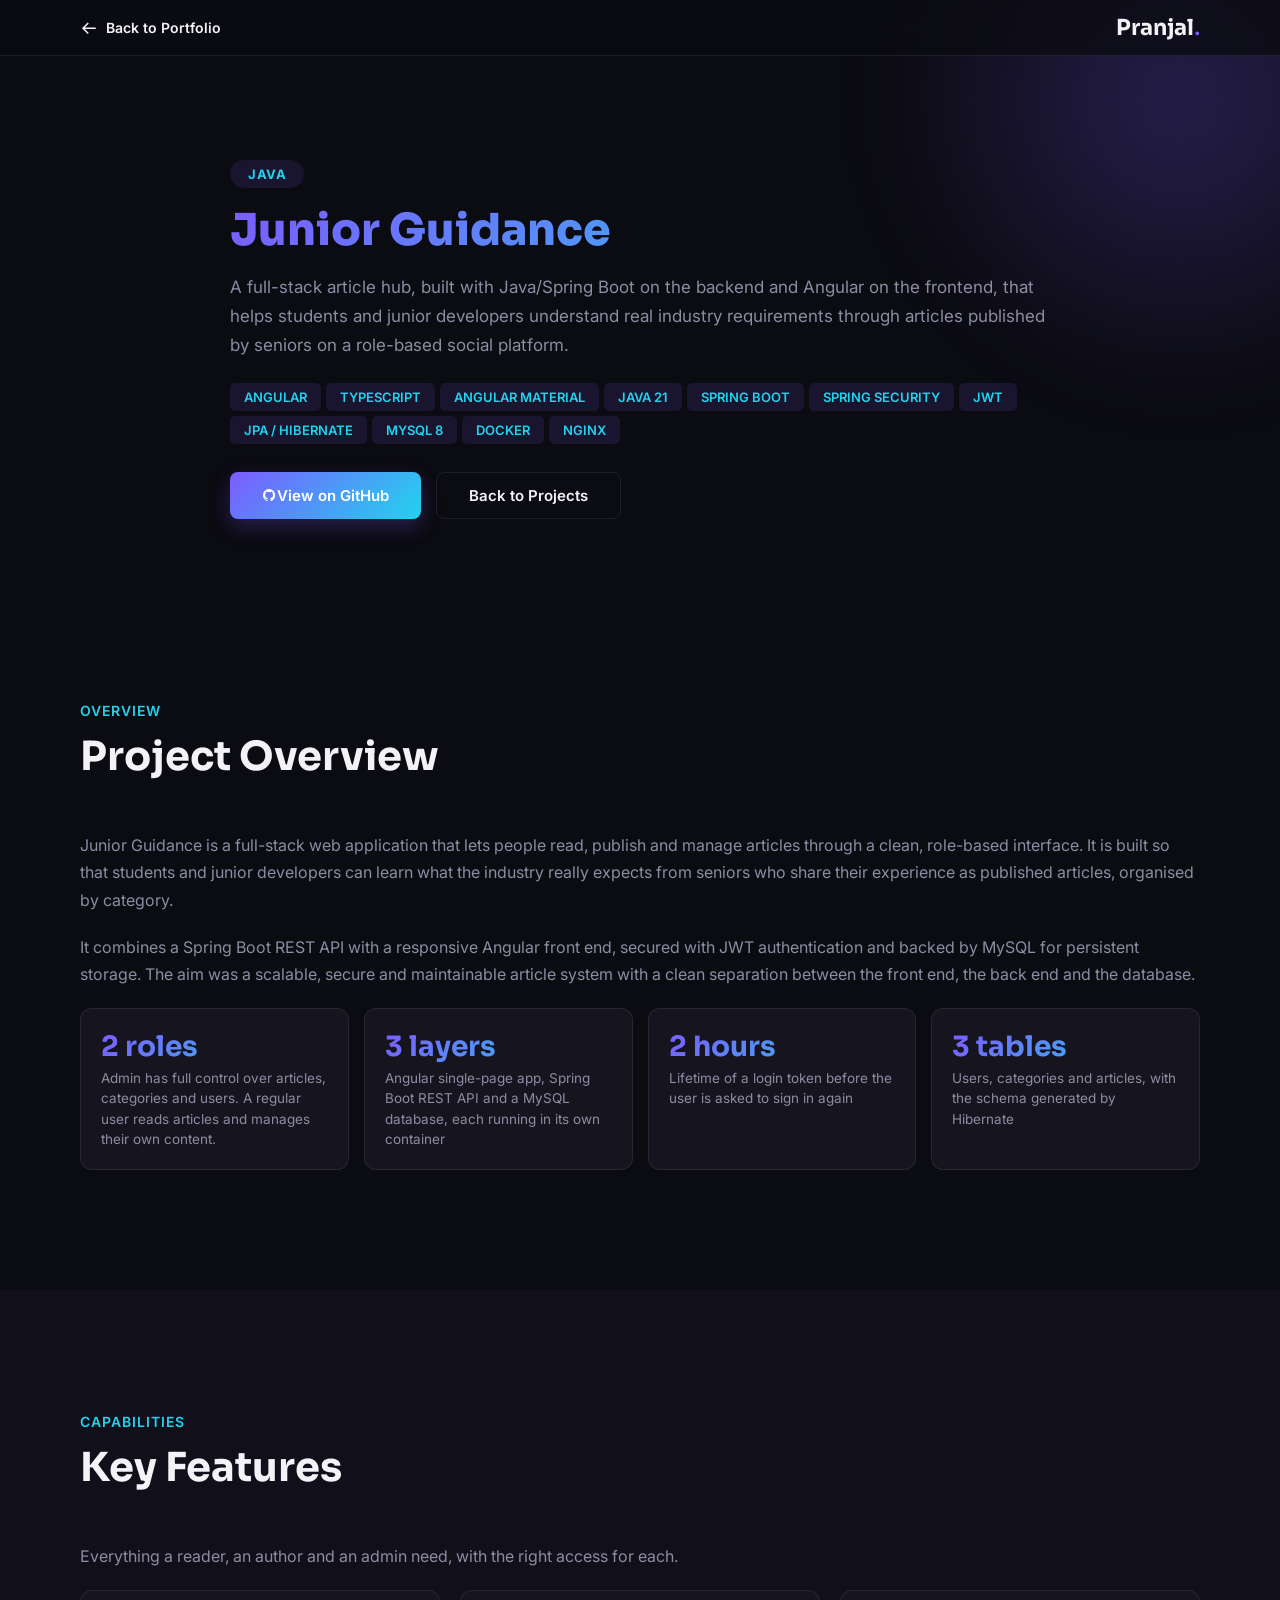
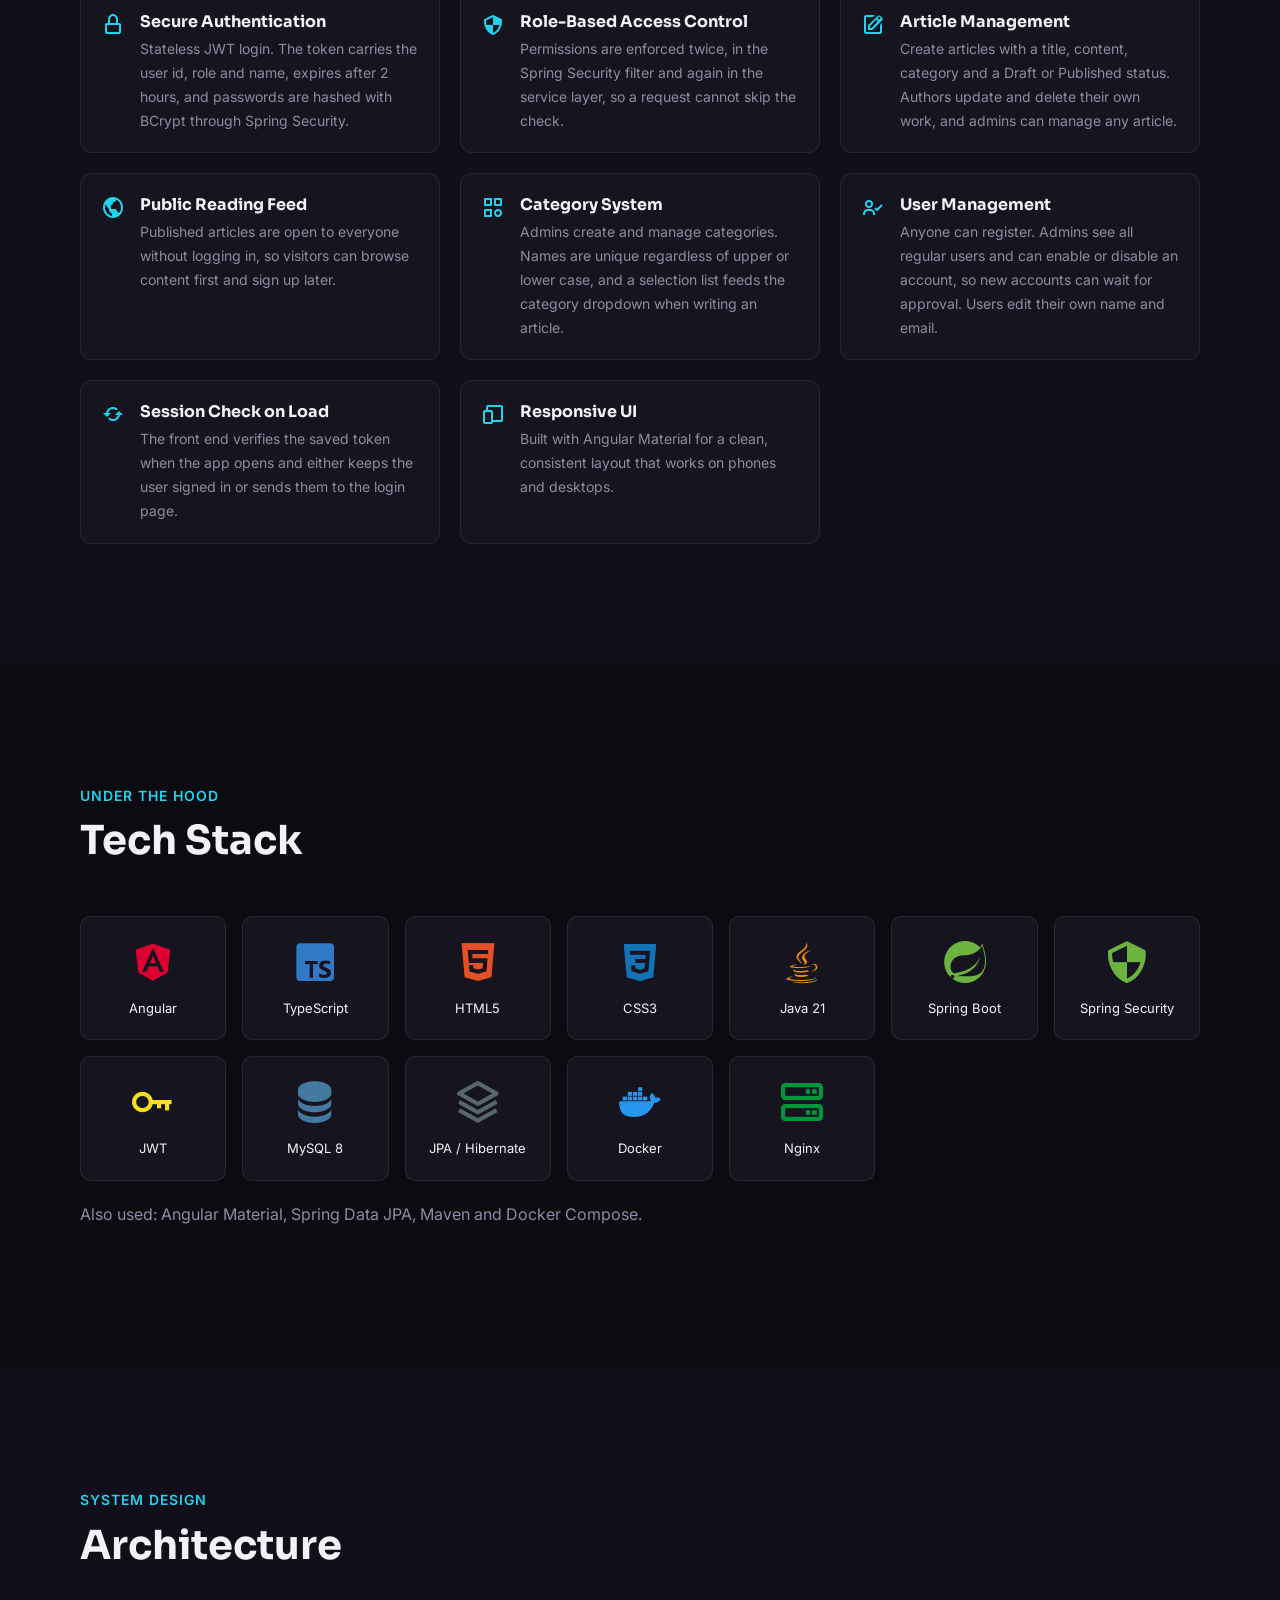
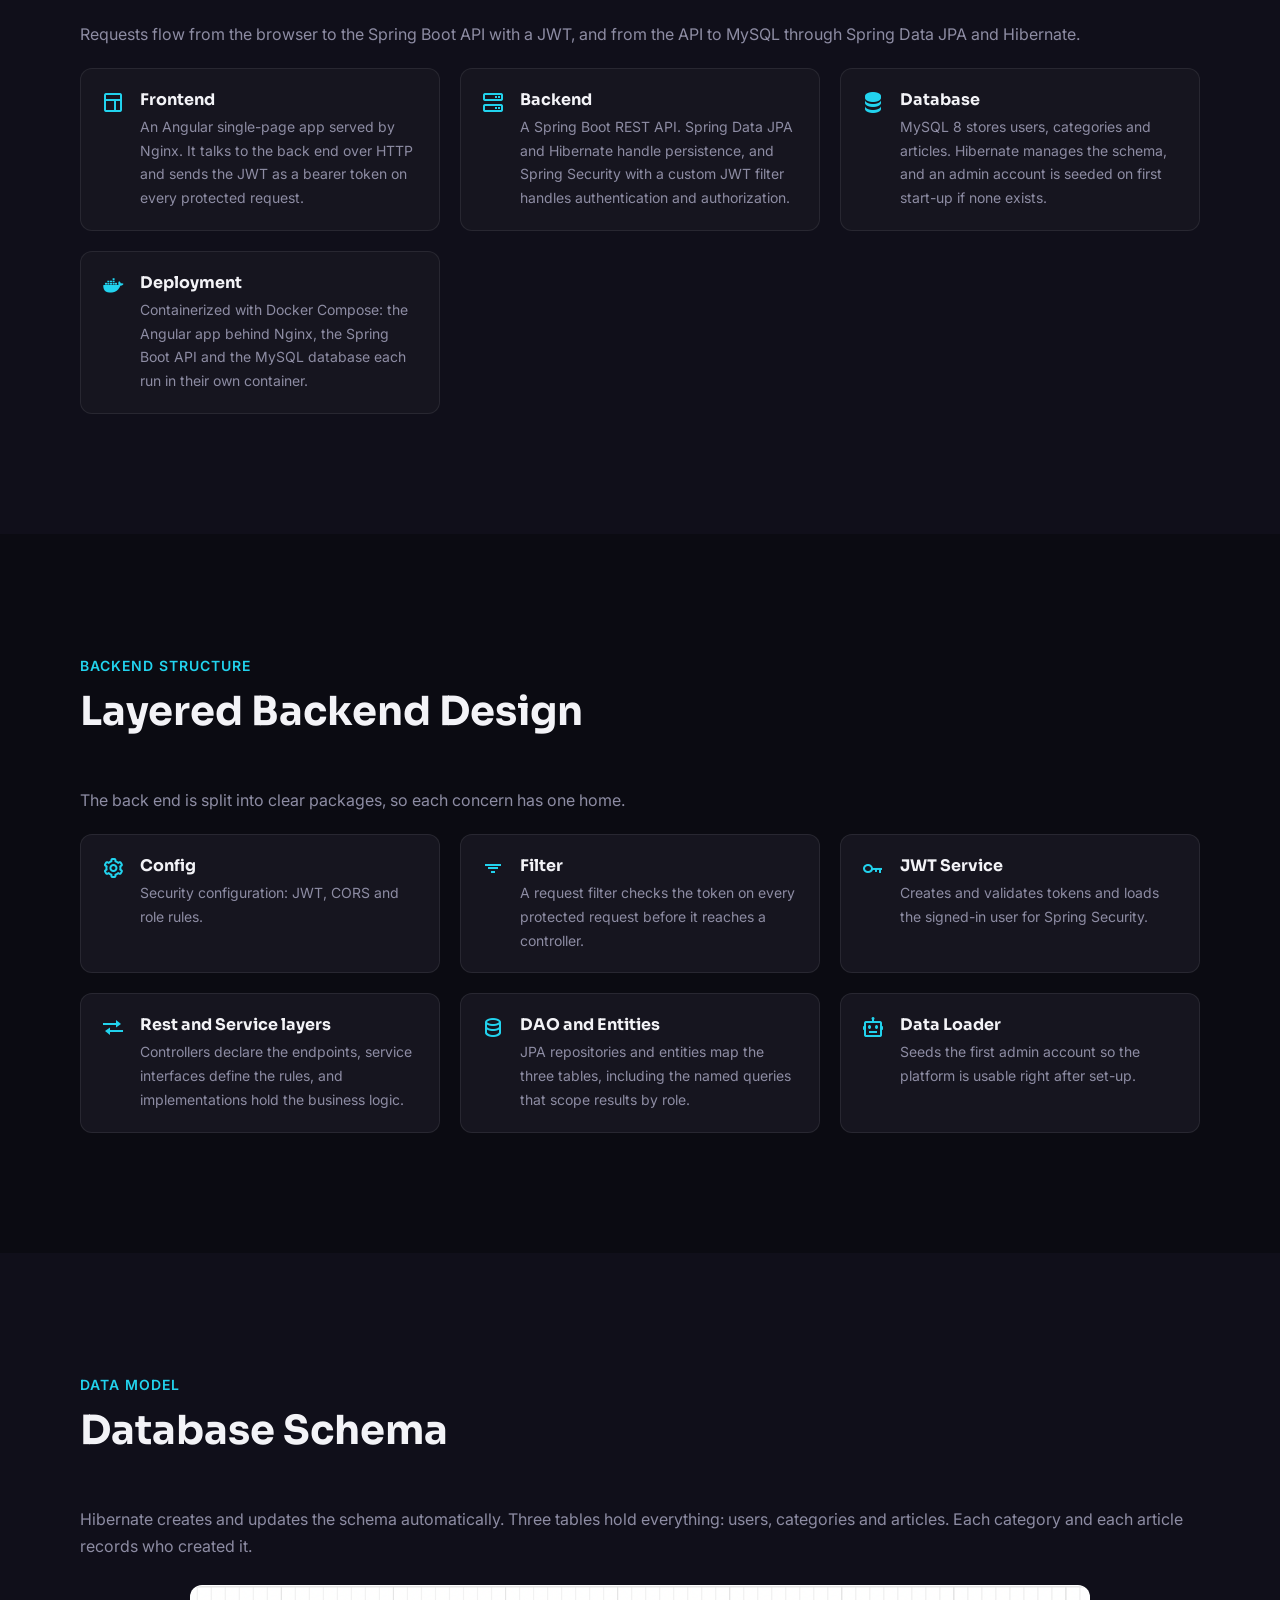
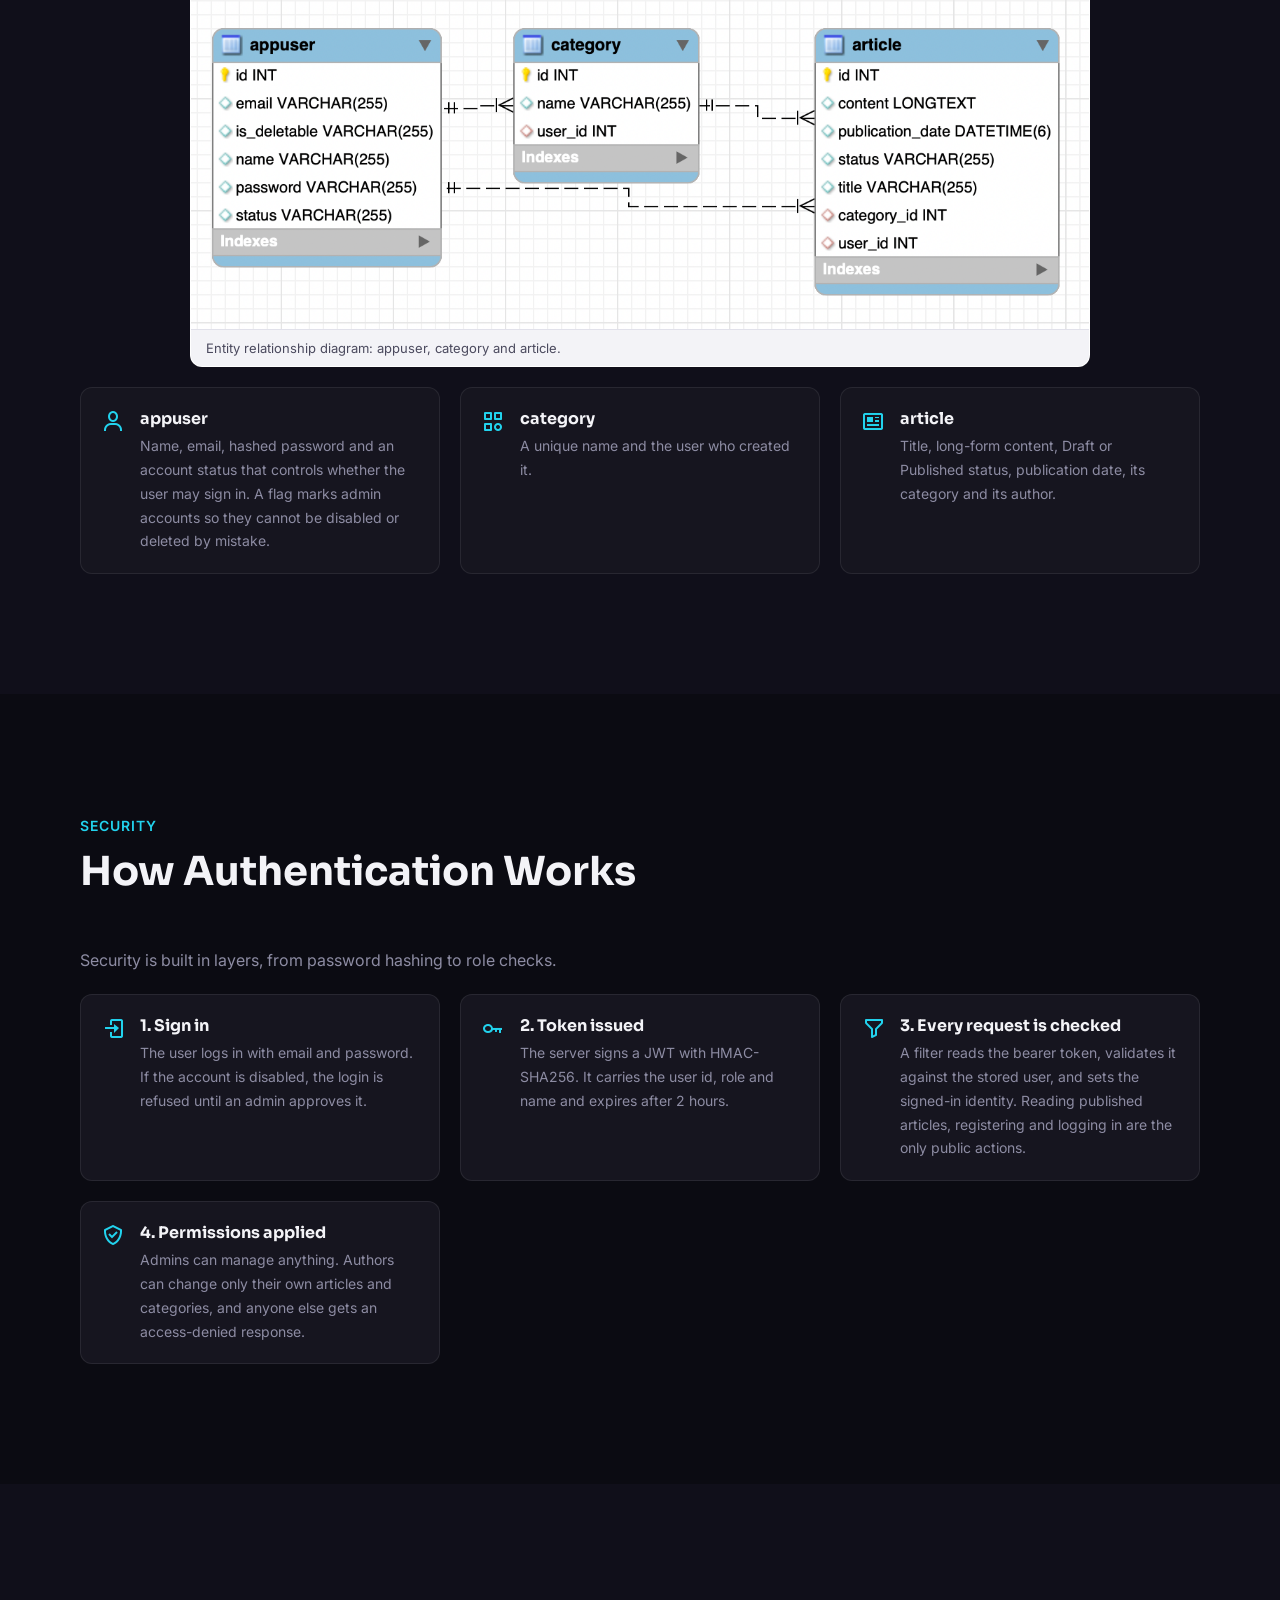
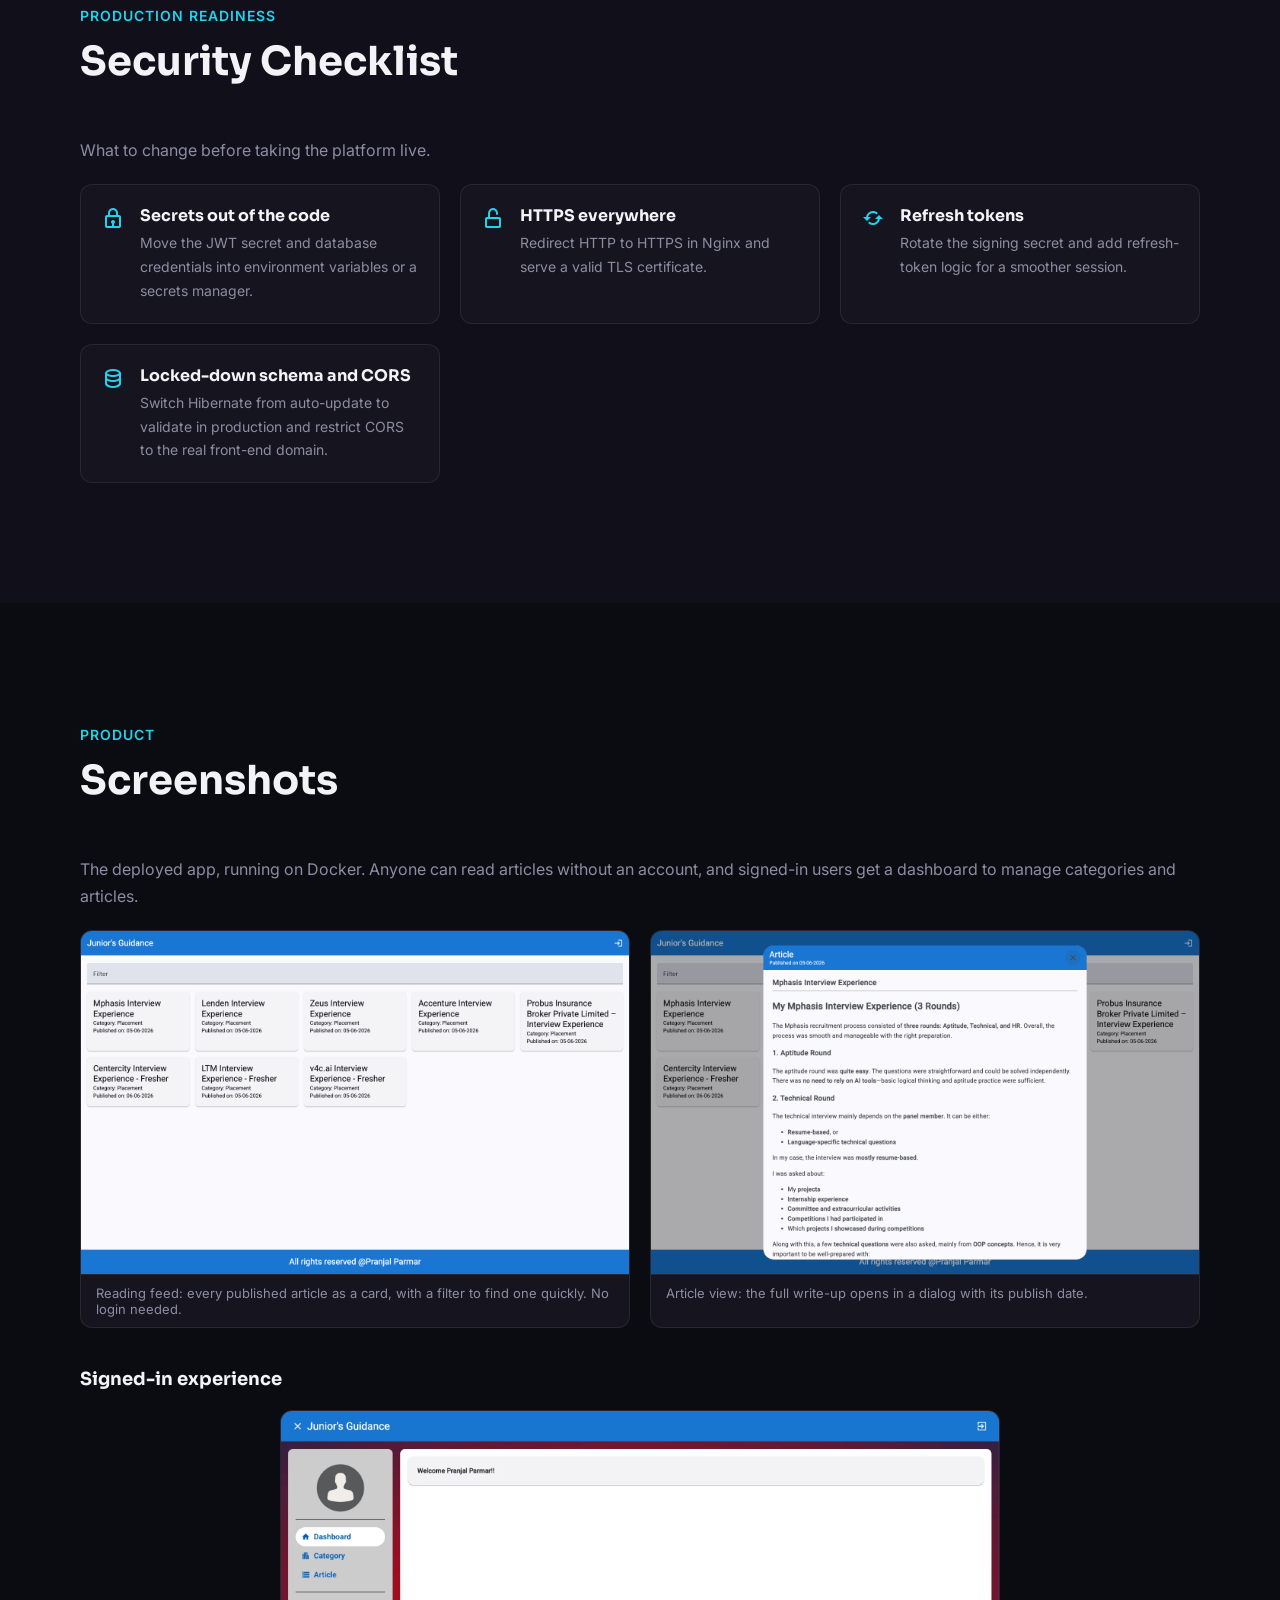
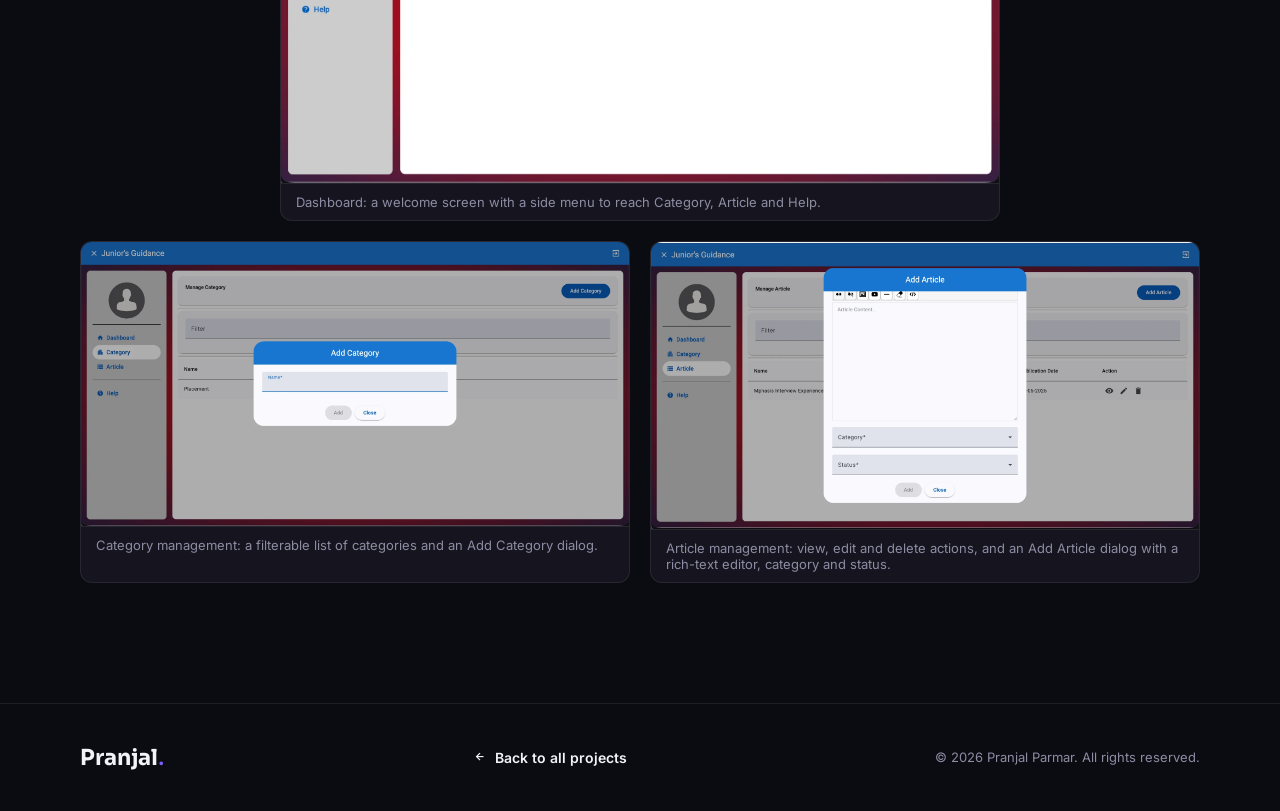
<file: projects/junior-guidance.html>
<!DOCTYPE html>
<html lang="en">
<head>
    <meta charset="UTF-8">
    <meta name="viewport" content="width=device-width, initial-scale=1.0">
    <title>Junior Guidance | Pranjal Parmar</title>
    <link href='https://unpkg.com/boxicons@2.1.4/css/boxicons.min.css' rel='stylesheet'>
    <link rel="stylesheet" href="../style.css">
</head>
<body>
    <header class="navbar scrolled">
        <div class="navbar-inner">
            <a href="../index.html#projects" class="back-link"><i class='bx bx-arrow-back'></i> Back to Portfolio</a>
            <a href="../index.html" class="brand">Pranjal<span>.</span></a>
        </div>
    </header>

    <main>
        <section class="project-hero-detail">
            <div class="hero-glow"></div>
            <div class="section-inner">
                <span class="category-badge">Java</span>
                <h1>Junior Guidance</h1>
                <p class="hero-desc">A full-stack article hub, built with Java/Spring Boot on the backend and Angular on the frontend, that helps students and junior developers understand real industry requirements through articles published by seniors on a role-based social platform.</p>
                <div class="tech-used">
                    <span>ANGULAR</span><span>TYPESCRIPT</span><span>ANGULAR MATERIAL</span><span>JAVA 21</span><span>SPRING BOOT</span><span>SPRING SECURITY</span><span>JWT</span><span>JPA / HIBERNATE</span><span>MYSQL 8</span><span>DOCKER</span><span>NGINX</span>
                </div>
                <div class="project-hero-actions">
                    <a href="https://github.com/pranjalparmar23/juniorguidance" class="btn btn-primary" target="_blank" rel="noopener"><i class='bx bxl-github'></i> View on GitHub</a>
                    <a href="../index.html#projects" class="btn btn-outline">Back to Projects</a>
                </div>
            </div>
        </section>

        <section class="section">
            <div class="section-inner">
                <p class="section-tag">Overview</p>
                <h2 class="section-title">Project Overview</h2>
                <p class="desc">Junior Guidance is a full-stack web application that lets people read, publish and manage articles through a clean, role-based interface. It is built so that students and junior developers can learn what the industry really expects from seniors who share their experience as published articles, organised by category.</p>
                <p class="desc">It combines a Spring Boot REST API with a responsive Angular front end, secured with JWT authentication and backed by MySQL for persistent storage. The aim was a scalable, secure and maintainable article system with a clean separation between the front end, the back end and the database.</p>
                <div class="stat-grid">
                    <div class="stat-card"><strong>2 roles</strong><span>Admin has full control over articles, categories and users. A regular user reads articles and manages their own content.</span></div>
                    <div class="stat-card"><strong>3 layers</strong><span>Angular single-page app, Spring Boot REST API and a MySQL database, each running in its own container</span></div>
                    <div class="stat-card"><strong>2 hours</strong><span>Lifetime of a login token before the user is asked to sign in again</span></div>
                    <div class="stat-card"><strong>3 tables</strong><span>Users, categories and articles, with the schema generated by Hibernate</span></div>
                </div>
            </div>
        </section>

        <section class="section section-alt">
            <div class="section-inner">
                <p class="section-tag">Capabilities</p>
                <h2 class="section-title">Key Features</h2>
                <p class="desc">Everything a reader, an author and an admin need, with the right access for each.</p>
                <div class="feature-list">
                    <div class="feature-item"><i class='bx bx-lock-alt'></i><div><h5>Secure Authentication</h5><p>Stateless JWT login. The token carries the user id, role and name, expires after 2 hours, and passwords are hashed with BCrypt through Spring Security.</p></div></div>
                    <div class="feature-item"><i class='bx bx-shield-quarter'></i><div><h5>Role-Based Access Control</h5><p>Permissions are enforced twice, in the Spring Security filter and again in the service layer, so a request cannot skip the check.</p></div></div>
                    <div class="feature-item"><i class='bx bx-edit'></i><div><h5>Article Management</h5><p>Create articles with a title, content, category and a Draft or Published status. Authors update and delete their own work, and admins can manage any article.</p></div></div>
                    <div class="feature-item"><i class='bx bx-world'></i><div><h5>Public Reading Feed</h5><p>Published articles are open to everyone without logging in, so visitors can browse content first and sign up later.</p></div></div>
                    <div class="feature-item"><i class='bx bx-category'></i><div><h5>Category System</h5><p>Admins create and manage categories. Names are unique regardless of upper or lower case, and a selection list feeds the category dropdown when writing an article.</p></div></div>
                    <div class="feature-item"><i class='bx bx-user-check'></i><div><h5>User Management</h5><p>Anyone can register. Admins see all regular users and can enable or disable an account, so new accounts can wait for approval. Users edit their own name and email.</p></div></div>
                    <div class="feature-item"><i class='bx bx-refresh'></i><div><h5>Session Check on Load</h5><p>The front end verifies the saved token when the app opens and either keeps the user signed in or sends them to the login page.</p></div></div>
                    <div class="feature-item"><i class='bx bx-devices'></i><div><h5>Responsive UI</h5><p>Built with Angular Material for a clean, consistent layout that works on phones and desktops.</p></div></div>
                </div>
            </div>
        </section>

        <section class="section">
            <div class="section-inner">
                <p class="section-tag">Under the hood</p>
                <h2 class="section-title">Tech Stack</h2>
                <div class="skills-grid">
                    <div class="skill-tile"><i class='bx bxl-angular' style="color:#DD0031"></i><p>Angular</p></div>
                    <div class="skill-tile"><i class='bx bxl-typescript' style="color:#3178C6"></i><p>TypeScript</p></div>
                    <div class="skill-tile"><i class='bx bxl-html5' style="color:#E34F26"></i><p>HTML5</p></div>
                    <div class="skill-tile"><i class='bx bxl-css3' style="color:#1572B6"></i><p>CSS3</p></div>
                    <div class="skill-tile"><i class='bx bxl-java' style="color:#ED8B00"></i><p>Java 21</p></div>
                    <div class="skill-tile"><i class='bx bxl-spring-boot' style="color:#6DB33F"></i><p>Spring Boot</p></div>
                    <div class="skill-tile"><i class='bx bx-shield-quarter' style="color:#6DB33F"></i><p>Spring Security</p></div>
                    <div class="skill-tile"><i class='bx bx-key' style="color:#F7DF1E"></i><p>JWT</p></div>
                    <div class="skill-tile"><i class='bx bxs-data' style="color:#4479A1"></i><p>MySQL 8</p></div>
                    <div class="skill-tile"><i class='bx bx-layer' style="color:#59666C"></i><p>JPA / Hibernate</p></div>
                    <div class="skill-tile"><i class='bx bxl-docker' style="color:#2496ED"></i><p>Docker</p></div>
                    <div class="skill-tile"><i class='bx bx-server' style="color:#009639"></i><p>Nginx</p></div>
                </div>
                <p class="desc" style="margin-top:2rem">Also used: Angular Material, Spring Data JPA, Maven and Docker Compose.</p>
            </div>
        </section>

        <section class="section section-alt">
            <div class="section-inner">
                <p class="section-tag">System design</p>
                <h2 class="section-title">Architecture</h2>
                <p class="desc">Requests flow from the browser to the Spring Boot API with a JWT, and from the API to MySQL through Spring Data JPA and Hibernate.</p>
                <div class="feature-list">
                    <div class="feature-item"><i class='bx bx-layout'></i><div><h5>Frontend</h5><p>An Angular single-page app served by Nginx. It talks to the back end over HTTP and sends the JWT as a bearer token on every protected request.</p></div></div>
                    <div class="feature-item"><i class='bx bx-server'></i><div><h5>Backend</h5><p>A Spring Boot REST API. Spring Data JPA and Hibernate handle persistence, and Spring Security with a custom JWT filter handles authentication and authorization.</p></div></div>
                    <div class="feature-item"><i class='bx bxs-data'></i><div><h5>Database</h5><p>MySQL 8 stores users, categories and articles. Hibernate manages the schema, and an admin account is seeded on first start-up if none exists.</p></div></div>
                    <div class="feature-item"><i class='bx bxl-docker'></i><div><h5>Deployment</h5><p>Containerized with Docker Compose: the Angular app behind Nginx, the Spring Boot API and the MySQL database each run in their own container.</p></div></div>
                </div>
            </div>
        </section>

        <section class="section">
            <div class="section-inner">
                <p class="section-tag">Backend structure</p>
                <h2 class="section-title">Layered Backend Design</h2>
                <p class="desc">The back end is split into clear packages, so each concern has one home.</p>
                <div class="feature-list">
                    <div class="feature-item"><i class='bx bx-cog'></i><div><h5>Config</h5><p>Security configuration: JWT, CORS and role rules.</p></div></div>
                    <div class="feature-item"><i class='bx bx-filter'></i><div><h5>Filter</h5><p>A request filter checks the token on every protected request before it reaches a controller.</p></div></div>
                    <div class="feature-item"><i class='bx bx-key'></i><div><h5>JWT Service</h5><p>Creates and validates tokens and loads the signed-in user for Spring Security.</p></div></div>
                    <div class="feature-item"><i class='bx bx-transfer'></i><div><h5>Rest and Service layers</h5><p>Controllers declare the endpoints, service interfaces define the rules, and implementations hold the business logic.</p></div></div>
                    <div class="feature-item"><i class='bx bx-data'></i><div><h5>DAO and Entities</h5><p>JPA repositories and entities map the three tables, including the named queries that scope results by role.</p></div></div>
                    <div class="feature-item"><i class='bx bx-bot'></i><div><h5>Data Loader</h5><p>Seeds the first admin account so the platform is usable right after set-up.</p></div></div>
                </div>
            </div>
        </section>

        <section class="section section-alt">
            <div class="section-inner">
                <p class="section-tag">Data model</p>
                <h2 class="section-title">Database Schema</h2>
                <p class="desc">Hibernate creates and updates the schema automatically. Three tables hold everything: users, categories and articles. Each category and each article records who created it.</p>
                <figure class="diagram-fig">
                    <img src="../images/junior-guidance/database-schema.png" alt="Entity relationship diagram of the appuser, category and article tables" loading="lazy">
                    <figcaption>Entity relationship diagram: appuser, category and article.</figcaption>
                </figure>
                <div class="feature-list" style="margin-top:2rem">
                    <div class="feature-item"><i class='bx bx-user'></i><div><h5>appuser</h5><p>Name, email, hashed password and an account status that controls whether the user may sign in. A flag marks admin accounts so they cannot be disabled or deleted by mistake.</p></div></div>
                    <div class="feature-item"><i class='bx bx-category'></i><div><h5>category</h5><p>A unique name and the user who created it.</p></div></div>
                    <div class="feature-item"><i class='bx bx-news'></i><div><h5>article</h5><p>Title, long-form content, Draft or Published status, publication date, its category and its author.</p></div></div>
                </div>
            </div>
        </section>

        <section class="section">
            <div class="section-inner">
                <p class="section-tag">Security</p>
                <h2 class="section-title">How Authentication Works</h2>
                <p class="desc">Security is built in layers, from password hashing to role checks.</p>
                <div class="feature-list">
                    <div class="feature-item"><i class='bx bx-log-in'></i><div><h5>1. Sign in</h5><p>The user logs in with email and password. If the account is disabled, the login is refused until an admin approves it.</p></div></div>
                    <div class="feature-item"><i class='bx bx-key'></i><div><h5>2. Token issued</h5><p>The server signs a JWT with HMAC-SHA256. It carries the user id, role and name and expires after 2 hours.</p></div></div>
                    <div class="feature-item"><i class='bx bx-filter-alt'></i><div><h5>3. Every request is checked</h5><p>A filter reads the bearer token, validates it against the stored user, and sets the signed-in identity. Reading published articles, registering and logging in are the only public actions.</p></div></div>
                    <div class="feature-item"><i class='bx bx-check-shield'></i><div><h5>4. Permissions applied</h5><p>Admins can manage anything. Authors can change only their own articles and categories, and anyone else gets an access-denied response.</p></div></div>
                </div>
            </div>
        </section>

        <section class="section section-alt">
            <div class="section-inner">
                <p class="section-tag">Production readiness</p>
                <h2 class="section-title">Security Checklist</h2>
                <p class="desc">What to change before taking the platform live.</p>
                <div class="feature-list">
                    <div class="feature-item"><i class='bx bx-lock'></i><div><h5>Secrets out of the code</h5><p>Move the JWT secret and database credentials into environment variables or a secrets manager.</p></div></div>
                    <div class="feature-item"><i class='bx bx-lock-open-alt'></i><div><h5>HTTPS everywhere</h5><p>Redirect HTTP to HTTPS in Nginx and serve a valid TLS certificate.</p></div></div>
                    <div class="feature-item"><i class='bx bx-refresh'></i><div><h5>Refresh tokens</h5><p>Rotate the signing secret and add refresh-token logic for a smoother session.</p></div></div>
                    <div class="feature-item"><i class='bx bx-data'></i><div><h5>Locked-down schema and CORS</h5><p>Switch Hibernate from auto-update to validate in production and restrict CORS to the real front-end domain.</p></div></div>
                </div>
            </div>
        </section>

        <section class="section">
            <div class="section-inner">
                <p class="section-tag">Product</p>
                <h2 class="section-title">Screenshots</h2>
                <p class="desc">The deployed app, running on Docker. Anyone can read articles without an account, and signed-in users get a dashboard to manage categories and articles.</p>
                <div class="shot-grid">
                    <figure class="shot">
                        <img src="../images/junior-guidance/reading-feed.png" alt="Junior Guidance reading feed with a filter box and a grid of published interview experience articles" loading="lazy">
                        <figcaption>Reading feed: every published article as a card, with a filter to find one quickly. No login needed.</figcaption>
                    </figure>
                    <figure class="shot">
                        <img src="../images/junior-guidance/article-view.png" alt="An article open in a dialog showing the Mphasis interview experience with headings and bullet lists" loading="lazy">
                        <figcaption>Article view: the full write-up opens in a dialog with its publish date.</figcaption>
                    </figure>
                </div>
                <h3 class="shot-subtitle">Signed-in experience</h3>
                <div class="shot-grid">
                    <figure class="shot shot-wide">
                        <img src="../images/junior-guidance/dashboard.webp" alt="Junior Guidance dashboard with a side menu for Dashboard, Category, Article and Help, and a welcome message" loading="lazy">
                        <figcaption>Dashboard: a welcome screen with a side menu to reach Category, Article and Help.</figcaption>
                    </figure>
                    <figure class="shot">
                        <img src="../images/junior-guidance/category-management.webp" alt="Manage Category screen with a filter, a category list and an Add Category dialog" loading="lazy">
                        <figcaption>Category management: a filterable list of categories and an Add Category dialog.</figcaption>
                    </figure>
                    <figure class="shot">
                        <img src="../images/junior-guidance/article-management.webp" alt="Manage Article screen with an article table and an Add Article dialog with a rich text editor, category and status" loading="lazy">
                        <figcaption>Article management: view, edit and delete actions, and an Add Article dialog with a rich-text editor, category and status.</figcaption>
                    </figure>
                </div>
            </div>
        </section>

    </main>

    <footer class="footer">
        <div class="section-inner footer-inner">
            <a href="../index.html" class="brand">Pranjal<span>.</span></a>
            <a href="../index.html#projects" class="detail-footer-nav"><i class='bx bx-left-arrow-alt'></i> Back to all projects</a>
            <p class="footer-copy">&copy; 2026 Pranjal Parmar. All rights reserved.</p>
        </div>
    </footer>
</body>
</html>
</file>
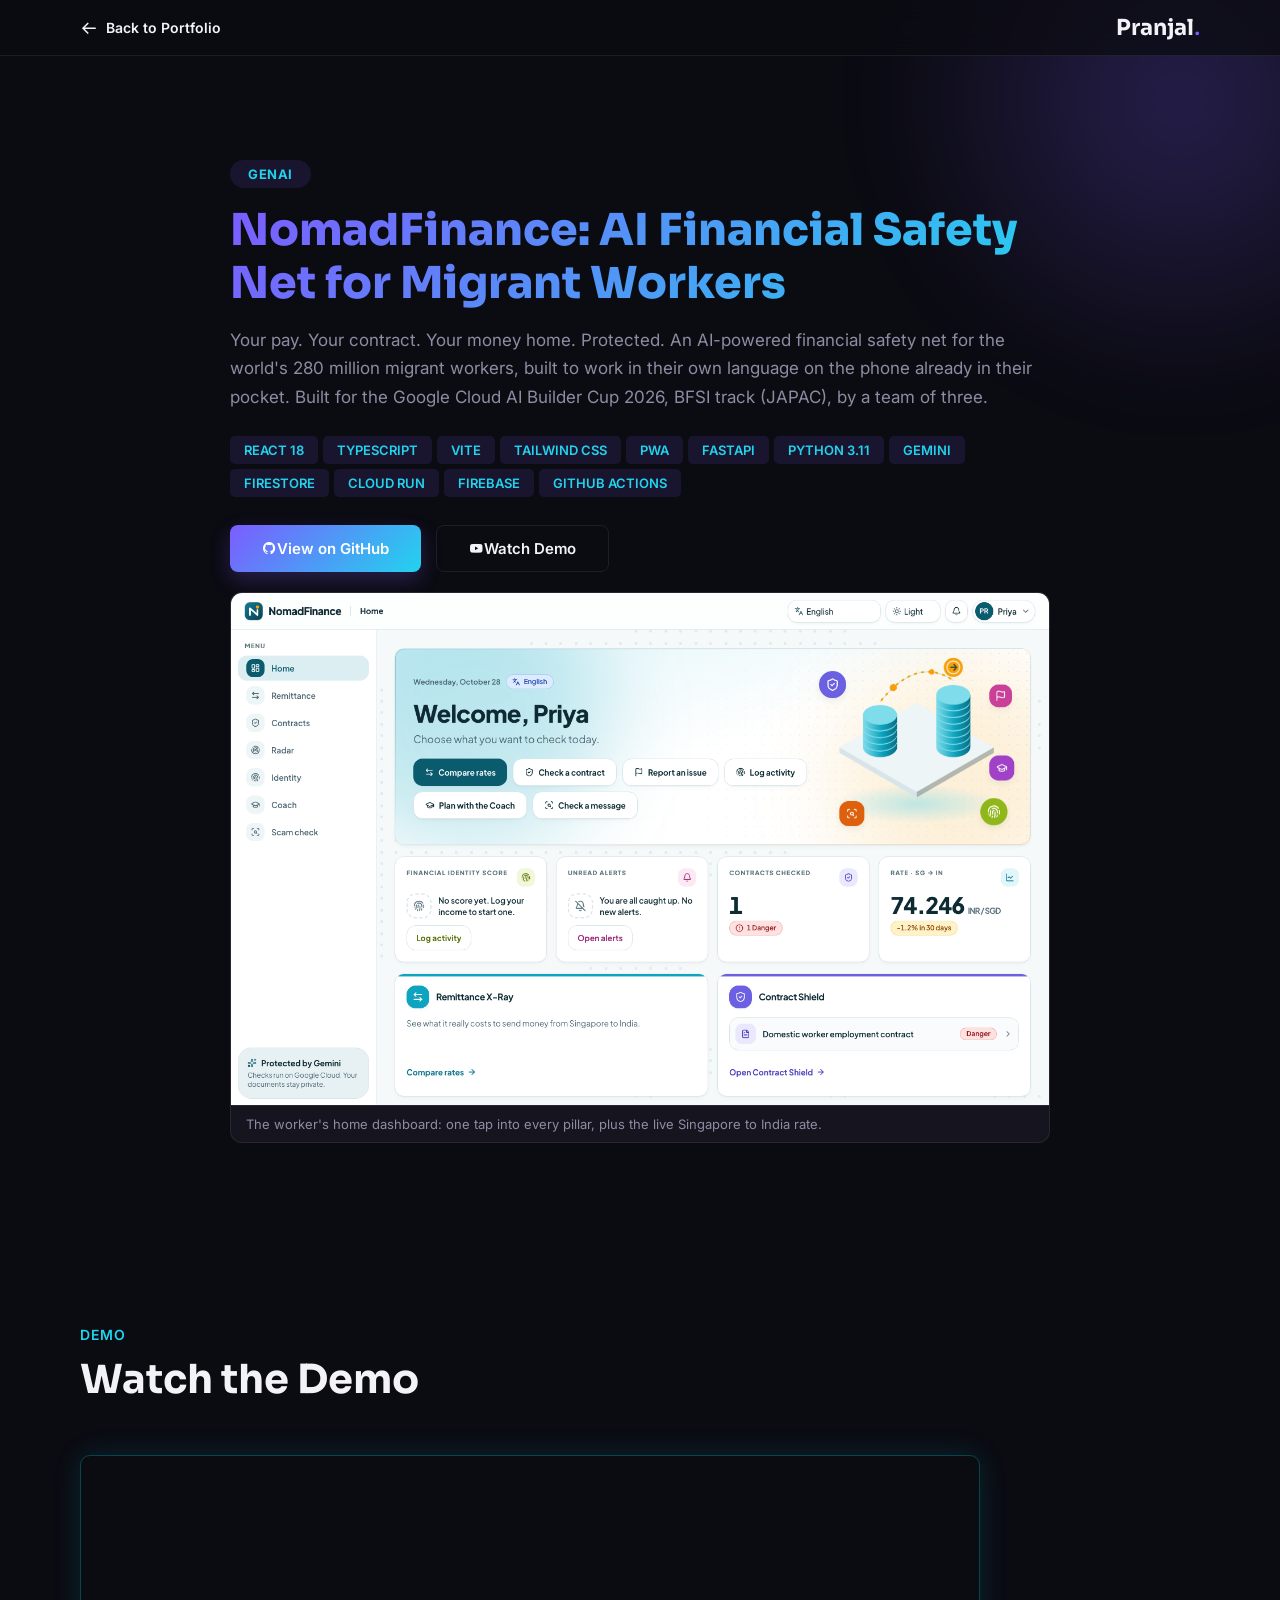
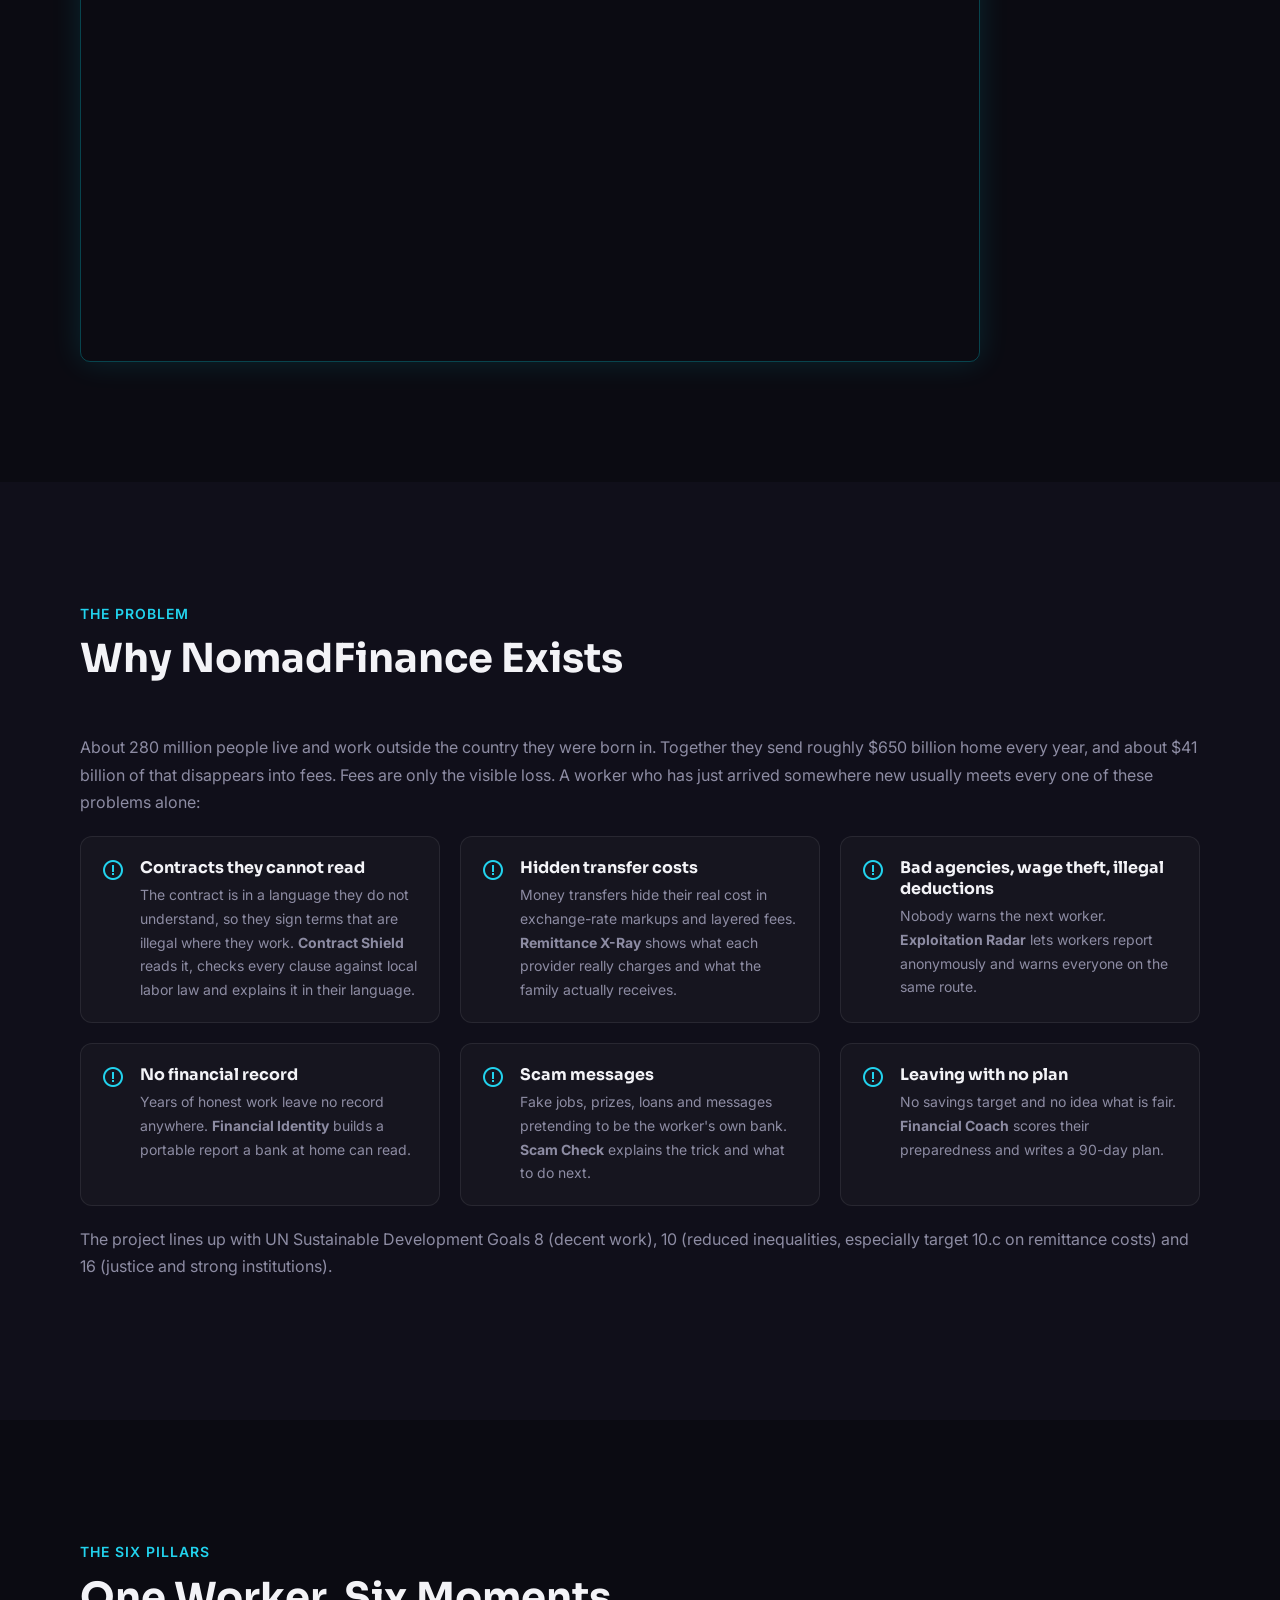
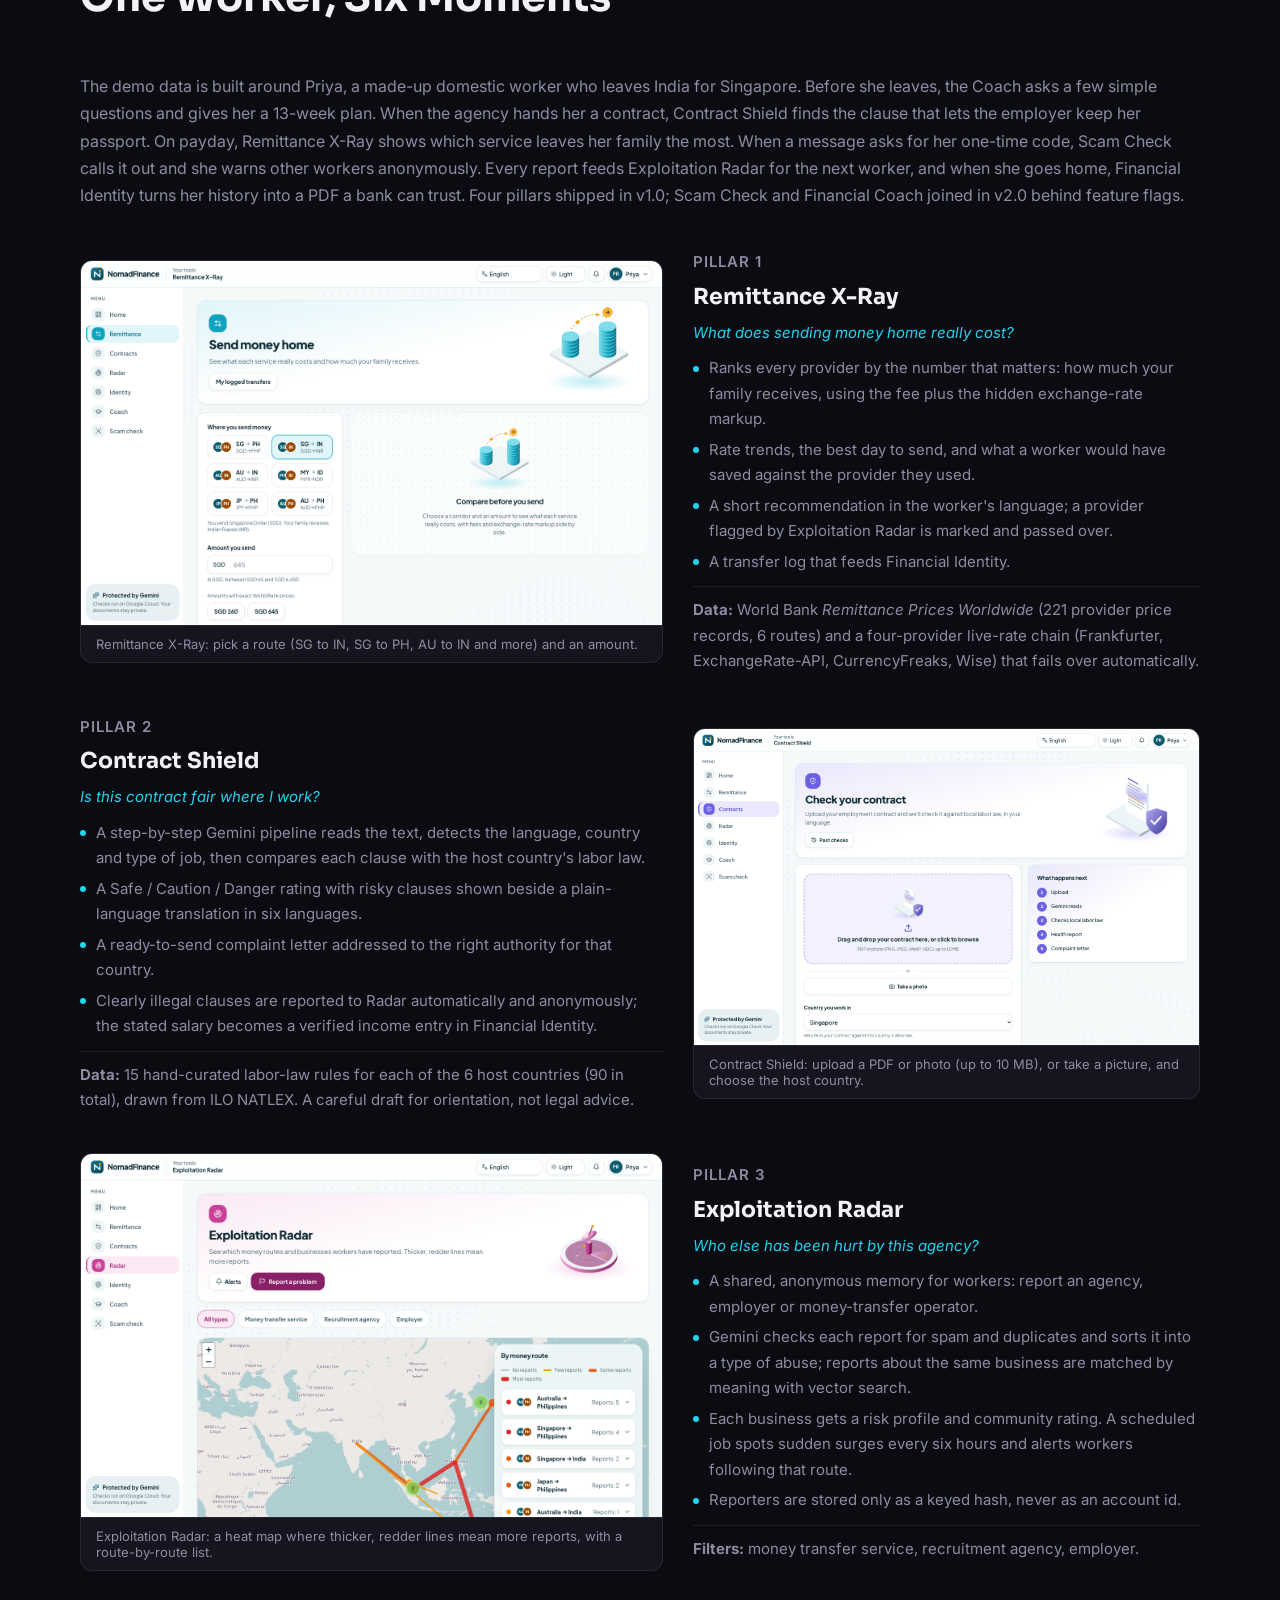
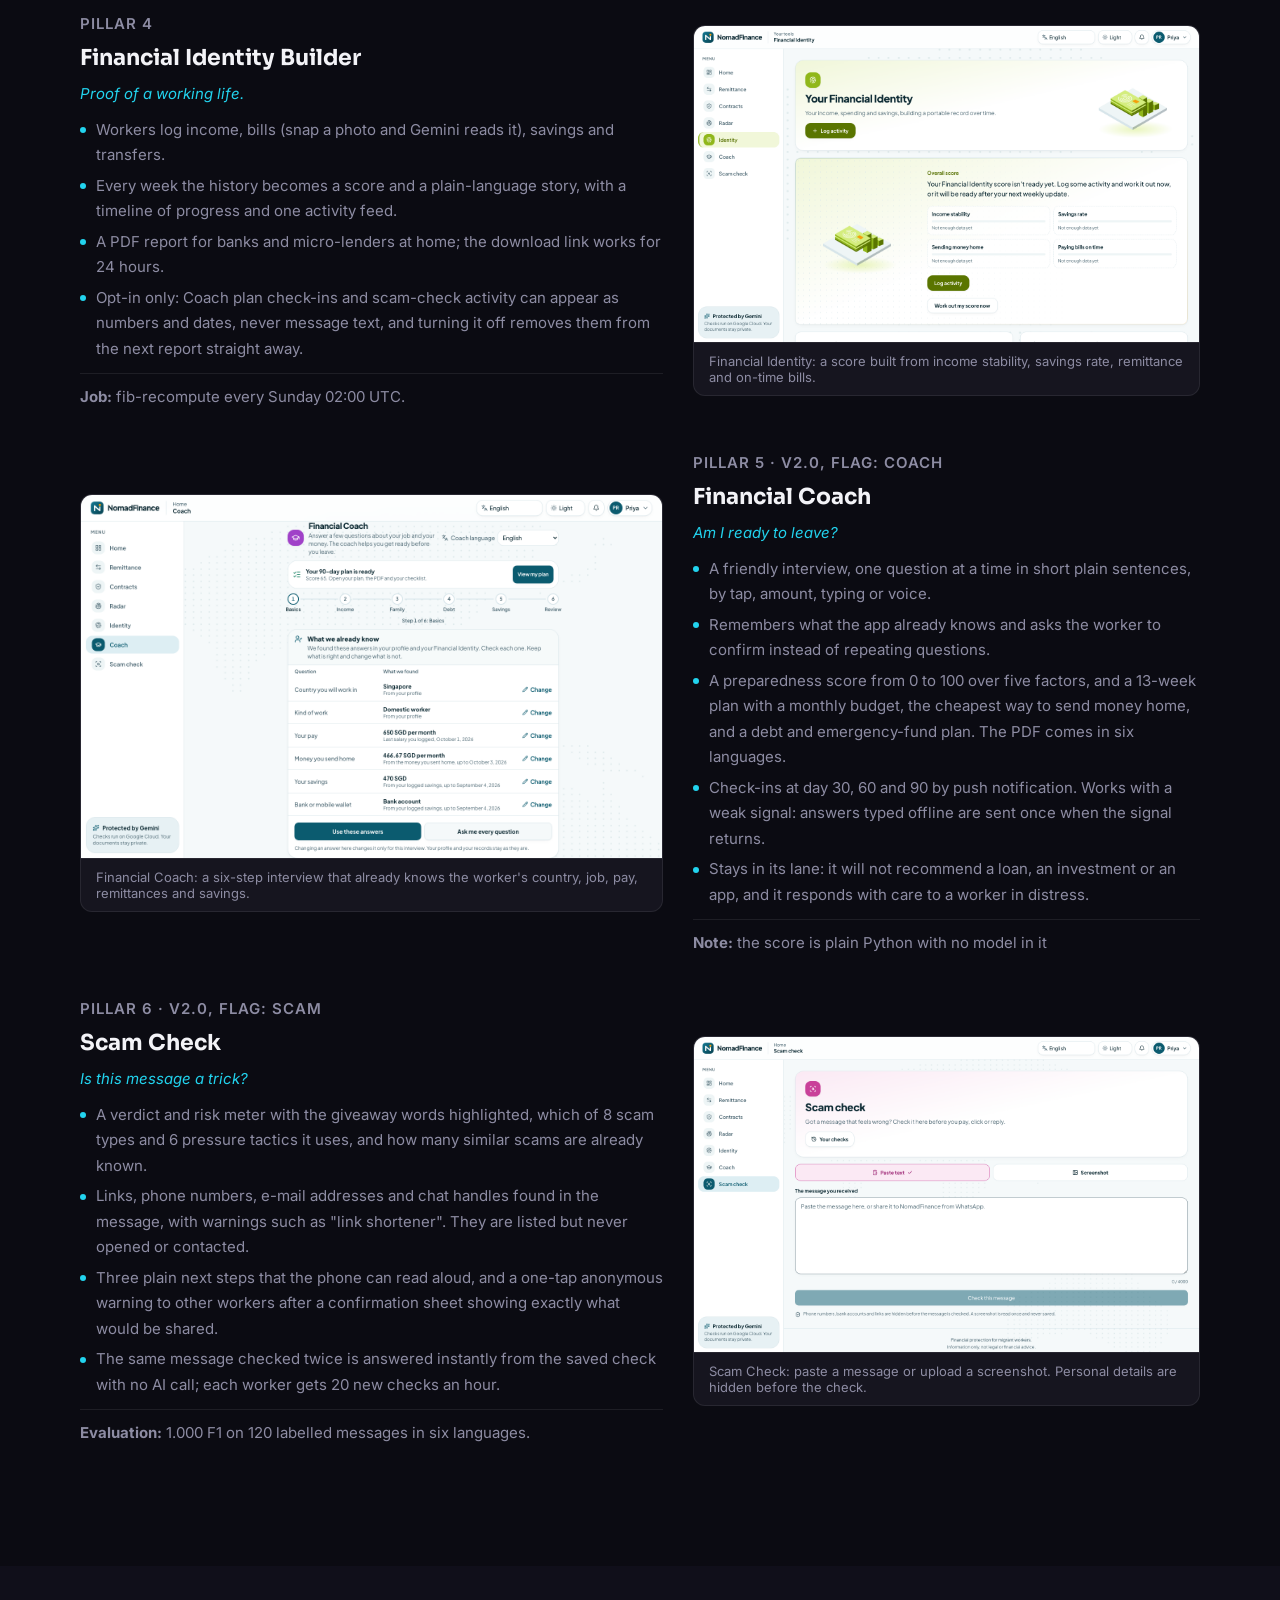
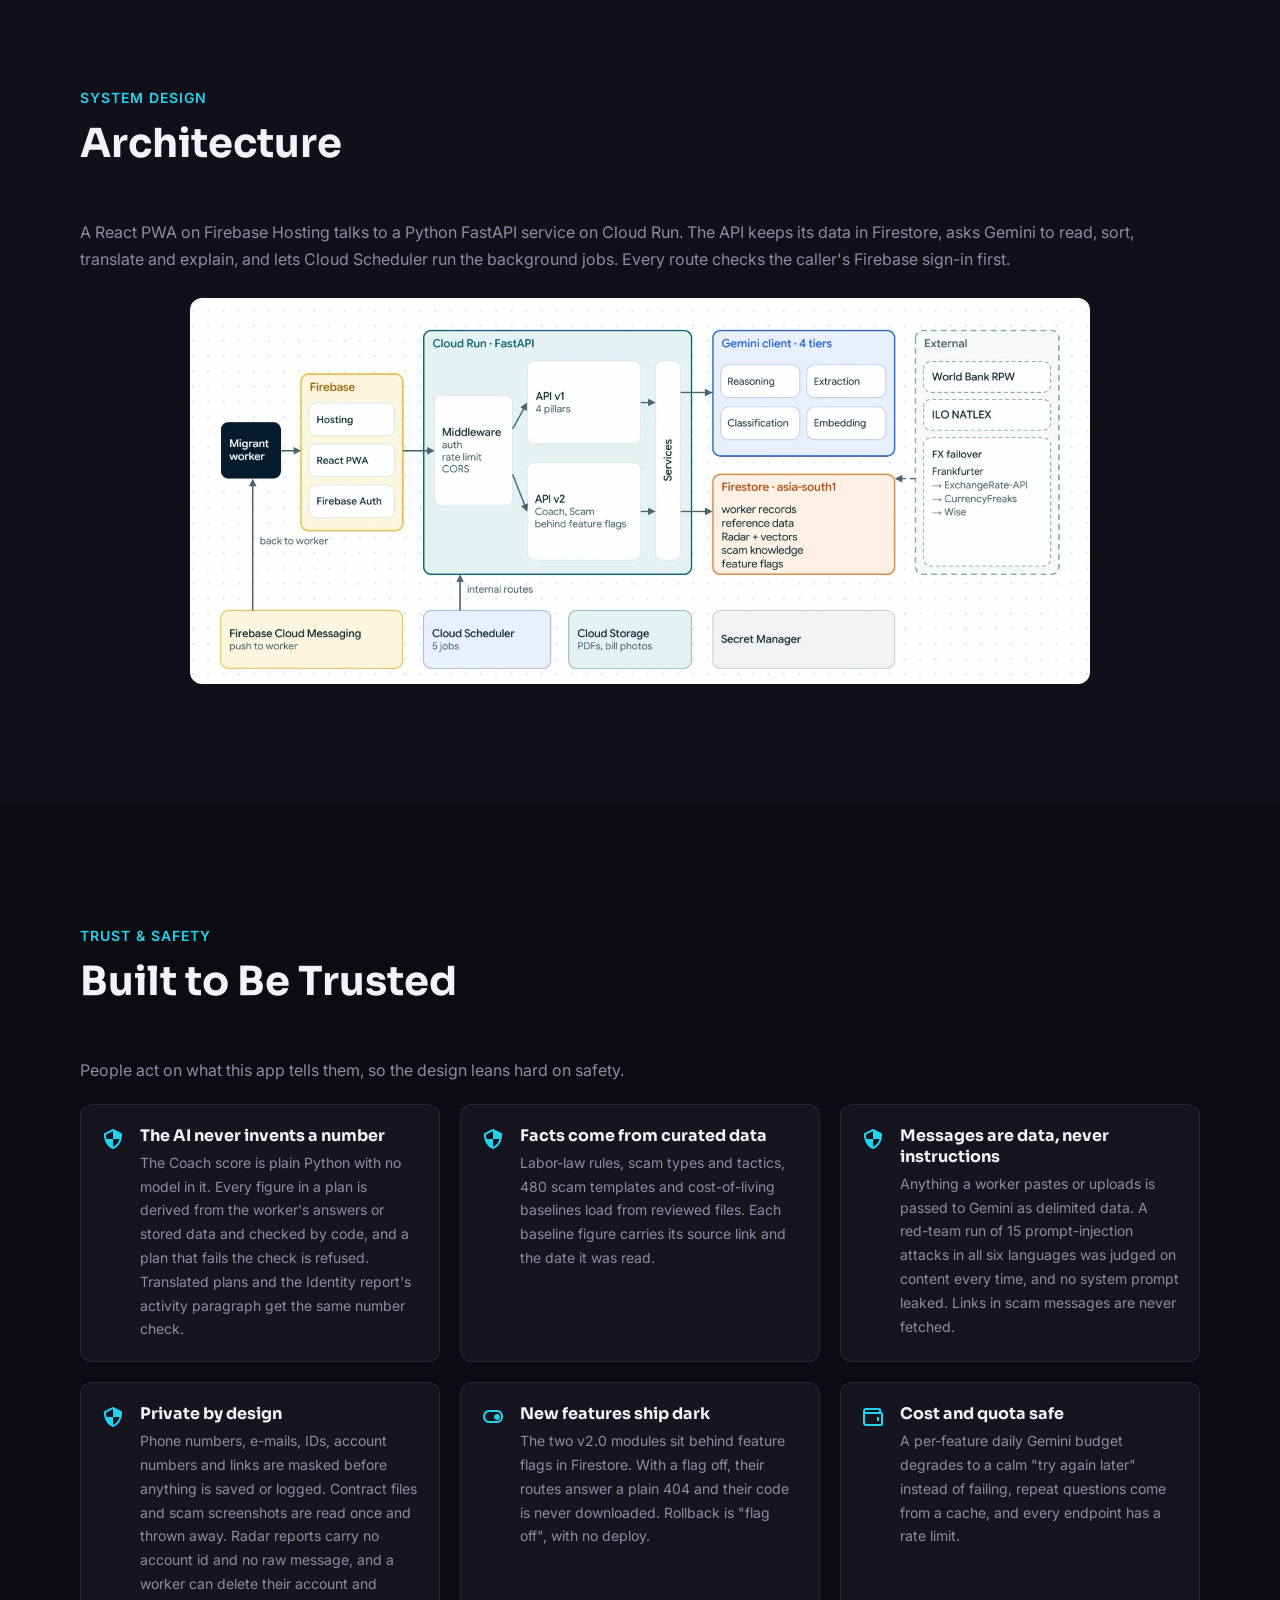
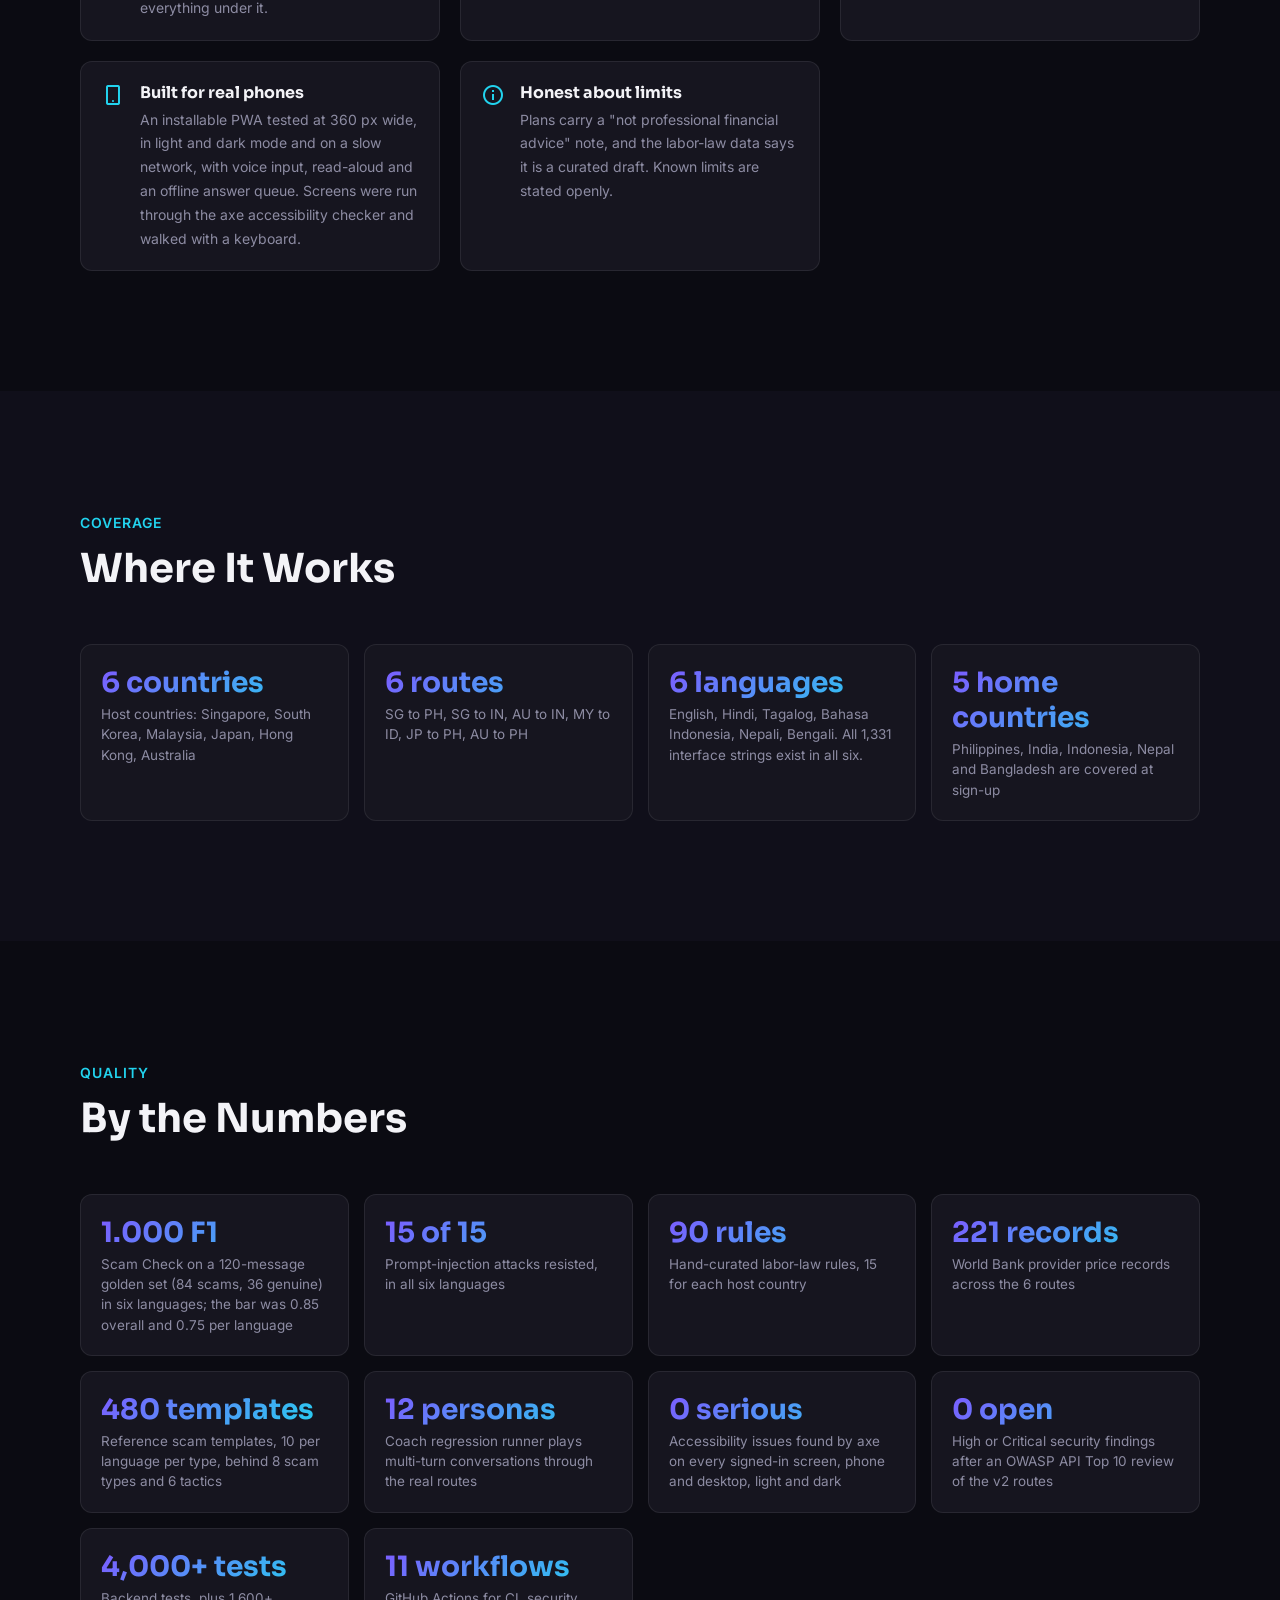
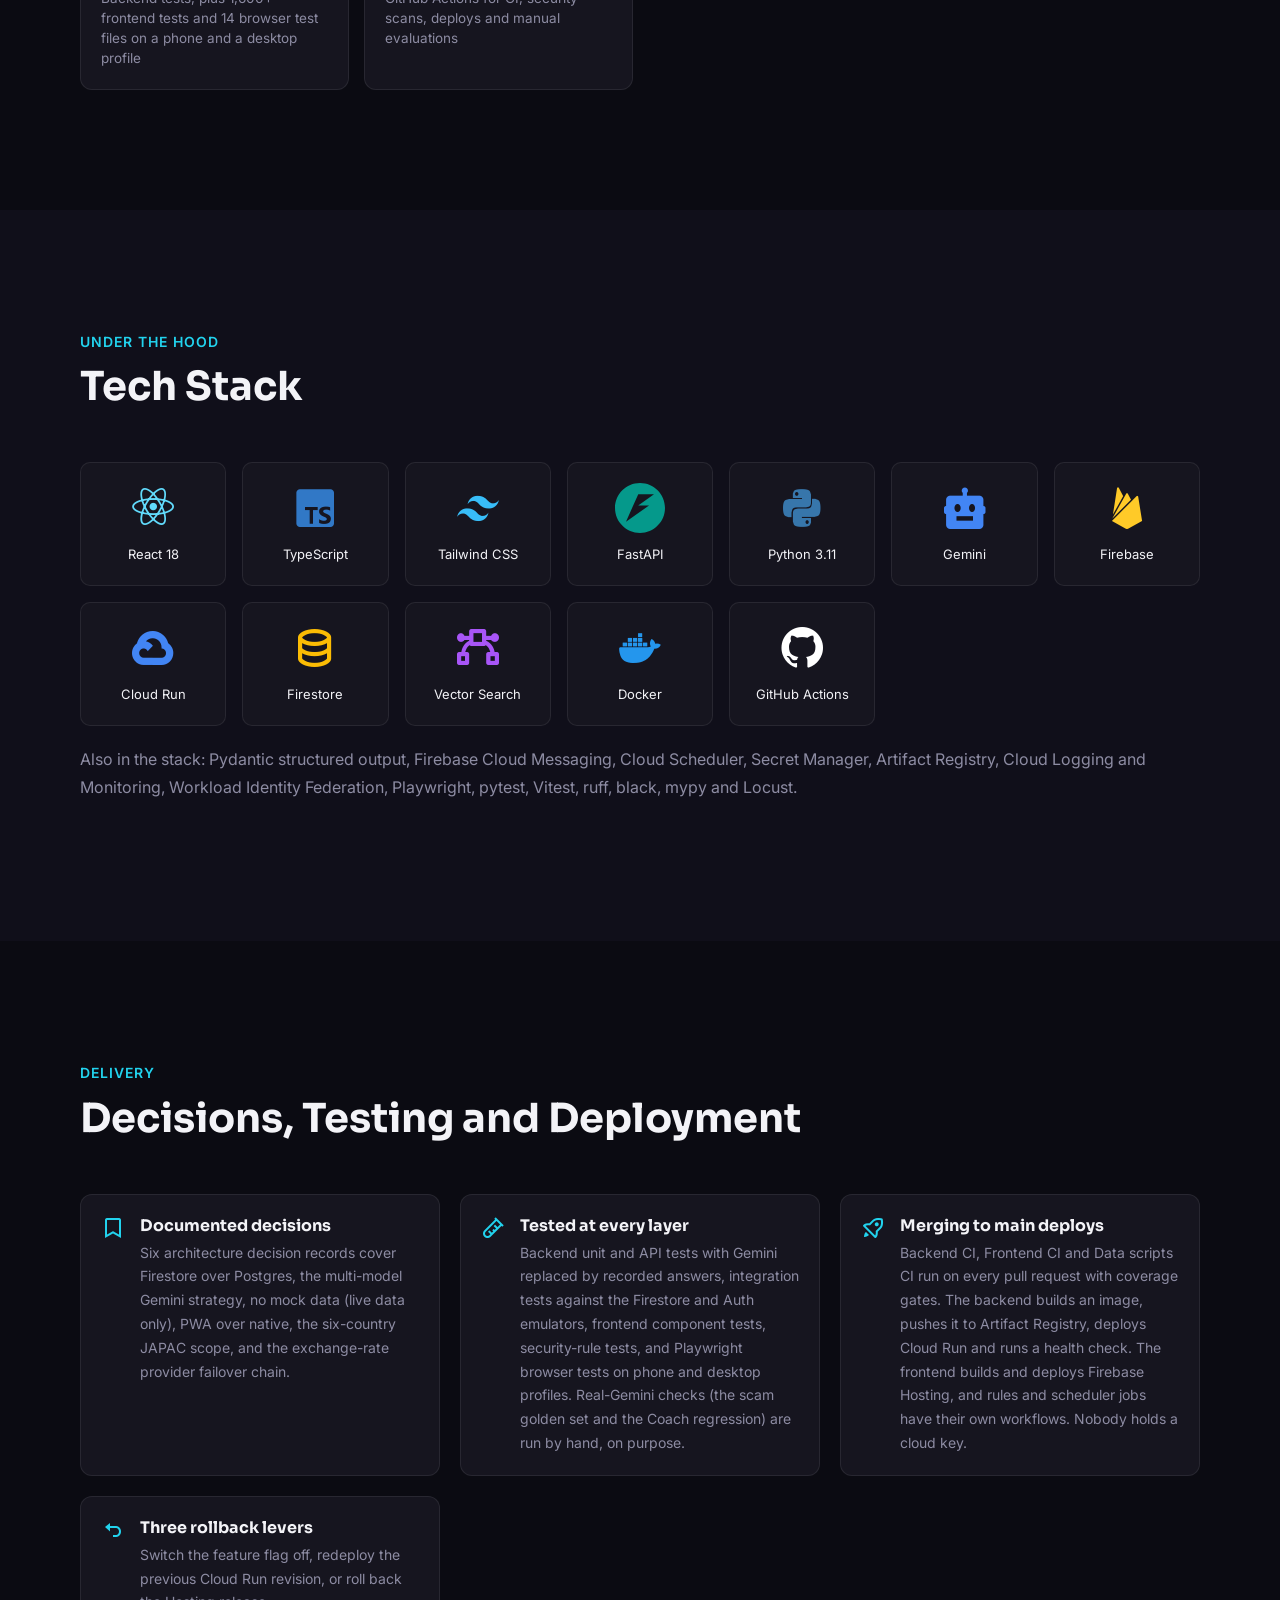
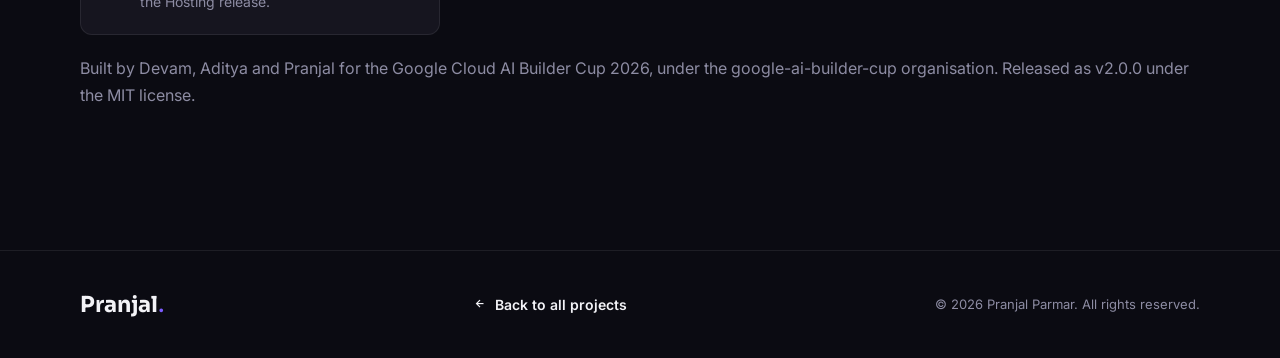
<file: projects/nomadfinance.html>
<!DOCTYPE html>
<html lang="en">
<head>
    <meta charset="UTF-8">
    <meta name="viewport" content="width=device-width, initial-scale=1.0">
    <title>NomadFinance: AI Financial Safety Net for Migrant Workers | Pranjal Parmar</title>
    <link href='https://unpkg.com/boxicons@2.1.4/css/boxicons.min.css' rel='stylesheet'>
    <link rel="stylesheet" href="../style.css">
</head>
<body>
    <header class="navbar scrolled">
        <div class="navbar-inner">
            <a href="../index.html#projects" class="back-link"><i class='bx bx-arrow-back'></i> Back to Portfolio</a>
            <a href="../index.html" class="brand">Pranjal<span>.</span></a>
        </div>
    </header>

    <main>
        <section class="project-hero-detail">
            <div class="hero-glow"></div>
            <div class="section-inner">
                <span class="category-badge">GenAI</span>
                <h1>NomadFinance: AI Financial Safety Net for Migrant Workers</h1>
                <p class="hero-desc">Your pay. Your contract. Your money home. Protected. An AI-powered financial safety net for the world's 280 million migrant workers, built to work in their own language on the phone already in their pocket. Built for the Google Cloud AI Builder Cup 2026, BFSI track (JAPAC), by a team of three.</p>
                <div class="tech-used">
                    <span>REACT 18</span><span>TYPESCRIPT</span><span>VITE</span><span>TAILWIND CSS</span><span>PWA</span><span>FASTAPI</span><span>PYTHON 3.11</span><span>GEMINI</span><span>FIRESTORE</span><span>CLOUD RUN</span><span>FIREBASE</span><span>GITHUB ACTIONS</span>
                </div>
                <div class="project-hero-actions">
                    <a href="https://github.com/google-ai-builder-cup/NomadFinance" class="btn btn-primary" target="_blank" rel="noopener"><i class='bx bxl-github'></i> View on GitHub</a>
                    <a href="https://youtu.be/16NN_JAg16c" class="btn btn-outline" target="_blank" rel="noopener"><i class='bx bxl-youtube'></i> Watch Demo</a>
                </div>
                <figure class="shot shot-hero">
                    <img src="../images/nomadfinance/dashboard.png" alt="NomadFinance home dashboard showing quick actions for every pillar, the financial identity score, alerts, contracts checked and the live SGD to INR rate" loading="eager">
                    <figcaption>The worker's home dashboard: one tap into every pillar, plus the live Singapore to India rate.</figcaption>
                </figure>
            </div>
        </section>

        <section class="section">
            <div class="section-inner">
                <p class="section-tag">Demo</p>
                <h2 class="section-title">Watch the Demo</h2>
                <div class="video-embed">
                    <iframe src="https://www.youtube.com/embed/16NN_JAg16c" title="NomadFinance demo video" loading="lazy" allow="accelerometer; clipboard-write; encrypted-media; gyroscope; picture-in-picture; web-share" referrerpolicy="strict-origin-when-cross-origin" allowfullscreen></iframe>
                </div>
            </div>
        </section>

        <section class="section section-alt">
            <div class="section-inner">
                <p class="section-tag">The problem</p>
                <h2 class="section-title">Why NomadFinance Exists</h2>
                <p class="desc">About 280 million people live and work outside the country they were born in. Together they send roughly $650 billion home every year, and about $41 billion of that disappears into fees. Fees are only the visible loss. A worker who has just arrived somewhere new usually meets every one of these problems alone:</p>
                <div class="feature-list">
                    <div class="feature-item"><i class='bx bx-error-circle'></i><div><h5>Contracts they cannot read</h5><p>The contract is in a language they do not understand, so they sign terms that are illegal where they work. <b>Contract Shield</b> reads it, checks every clause against local labor law and explains it in their language.</p></div></div>
                    <div class="feature-item"><i class='bx bx-error-circle'></i><div><h5>Hidden transfer costs</h5><p>Money transfers hide their real cost in exchange-rate markups and layered fees. <b>Remittance X-Ray</b> shows what each provider really charges and what the family actually receives.</p></div></div>
                    <div class="feature-item"><i class='bx bx-error-circle'></i><div><h5>Bad agencies, wage theft, illegal deductions</h5><p>Nobody warns the next worker. <b>Exploitation Radar</b> lets workers report anonymously and warns everyone on the same route.</p></div></div>
                    <div class="feature-item"><i class='bx bx-error-circle'></i><div><h5>No financial record</h5><p>Years of honest work leave no record anywhere. <b>Financial Identity</b> builds a portable report a bank at home can read.</p></div></div>
                    <div class="feature-item"><i class='bx bx-error-circle'></i><div><h5>Scam messages</h5><p>Fake jobs, prizes, loans and messages pretending to be the worker's own bank. <b>Scam Check</b> explains the trick and what to do next.</p></div></div>
                    <div class="feature-item"><i class='bx bx-error-circle'></i><div><h5>Leaving with no plan</h5><p>No savings target and no idea what is fair. <b>Financial Coach</b> scores their preparedness and writes a 90-day plan.</p></div></div>
                </div>
                <p class="desc" style="margin-top:2rem">The project lines up with UN Sustainable Development Goals 8 (decent work), 10 (reduced inequalities, especially target 10.c on remittance costs) and 16 (justice and strong institutions).</p>
            </div>
        </section>

        <section class="section">
            <div class="section-inner">
                <p class="section-tag">The six pillars</p>
                <h2 class="section-title">One Worker, Six Moments</h2>
                <p class="desc">The demo data is built around Priya, a made-up domestic worker who leaves India for Singapore. Before she leaves, the Coach asks a few simple questions and gives her a 13-week plan. When the agency hands her a contract, Contract Shield finds the clause that lets the employer keep her passport. On payday, Remittance X-Ray shows which service leaves her family the most. When a message asks for her one-time code, Scam Check calls it out and she warns other workers anonymously. Every report feeds Exploitation Radar for the next worker, and when she goes home, Financial Identity turns her history into a PDF a bank can trust. Four pillars shipped in v1.0; Scam Check and Financial Coach joined in v2.0 behind feature flags.</p>

                <div class="pillar-row">
                    <figure class="shot">
                        <img src="../images/nomadfinance/remittance-xray.png" alt="Remittance X-Ray screen with six money routes and an amount field" loading="lazy">
                        <figcaption>Remittance X-Ray: pick a route (SG to IN, SG to PH, AU to IN and more) and an amount.</figcaption>
                    </figure>
                    <div class="pillar-copy">
                        <p class="section-tag">Pillar 1</p>
                        <h3>Remittance X-Ray</h3>
                        <p class="q">What does sending money home really cost?</p>
                        <ul>
                            <li>Ranks every provider by the number that matters: how much your family receives, using the fee plus the hidden exchange-rate markup.</li>
                            <li>Rate trends, the best day to send, and what a worker would have saved against the provider they used.</li>
                            <li>A short recommendation in the worker's language; a provider flagged by Exploitation Radar is marked and passed over.</li>
                            <li>A transfer log that feeds Financial Identity.</li>
                        </ul>
                        <p class="pillar-meta"><b>Data:</b> World Bank <i>Remittance Prices Worldwide</i> (221 provider price records, 6 routes) and a four-provider live-rate chain (Frankfurter, ExchangeRate-API, CurrencyFreaks, Wise) that fails over automatically.</p>
                    </div>
                </div>

                <div class="pillar-row">
                    <figure class="shot">
                        <img src="../images/nomadfinance/contract-shield.png" alt="Contract Shield screen with a drag and drop upload area and a five step explanation" loading="lazy">
                        <figcaption>Contract Shield: upload a PDF or photo (up to 10 MB), or take a picture, and choose the host country.</figcaption>
                    </figure>
                    <div class="pillar-copy">
                        <p class="section-tag">Pillar 2</p>
                        <h3>Contract Shield</h3>
                        <p class="q">Is this contract fair where I work?</p>
                        <ul>
                            <li>A step-by-step Gemini pipeline reads the text, detects the language, country and type of job, then compares each clause with the host country's labor law.</li>
                            <li>A Safe / Caution / Danger rating with risky clauses shown beside a plain-language translation in six languages.</li>
                            <li>A ready-to-send complaint letter addressed to the right authority for that country.</li>
                            <li>Clearly illegal clauses are reported to Radar automatically and anonymously; the stated salary becomes a verified income entry in Financial Identity.</li>
                        </ul>
                        <p class="pillar-meta"><b>Data:</b> 15 hand-curated labor-law rules for each of the 6 host countries (90 in total), drawn from ILO NATLEX. A careful draft for orientation, not legal advice.</p>
                    </div>
                </div>

                <div class="pillar-row">
                    <figure class="shot">
                        <img src="../images/nomadfinance/exploitation-radar.png" alt="Exploitation Radar map with reported money routes and a ranked list of routes by number of reports" loading="lazy">
                        <figcaption>Exploitation Radar: a heat map where thicker, redder lines mean more reports, with a route-by-route list.</figcaption>
                    </figure>
                    <div class="pillar-copy">
                        <p class="section-tag">Pillar 3</p>
                        <h3>Exploitation Radar</h3>
                        <p class="q">Who else has been hurt by this agency?</p>
                        <ul>
                            <li>A shared, anonymous memory for workers: report an agency, employer or money-transfer operator.</li>
                            <li>Gemini checks each report for spam and duplicates and sorts it into a type of abuse; reports about the same business are matched by meaning with vector search.</li>
                            <li>Each business gets a risk profile and community rating. A scheduled job spots sudden surges every six hours and alerts workers following that route.</li>
                            <li>Reporters are stored only as a keyed hash, never as an account id.</li>
                        </ul>
                        <p class="pillar-meta"><b>Filters:</b> money transfer service, recruitment agency, employer.</p>
                    </div>
                </div>

                <div class="pillar-row">
                    <figure class="shot">
                        <img src="../images/nomadfinance/financial-identity.png" alt="Financial Identity screen with a score card and four factor bars" loading="lazy">
                        <figcaption>Financial Identity: a score built from income stability, savings rate, remittance and on-time bills.</figcaption>
                    </figure>
                    <div class="pillar-copy">
                        <p class="section-tag">Pillar 4</p>
                        <h3>Financial Identity Builder</h3>
                        <p class="q">Proof of a working life.</p>
                        <ul>
                            <li>Workers log income, bills (snap a photo and Gemini reads it), savings and transfers.</li>
                            <li>Every week the history becomes a score and a plain-language story, with a timeline of progress and one activity feed.</li>
                            <li>A PDF report for banks and micro-lenders at home; the download link works for 24 hours.</li>
                            <li>Opt-in only: Coach plan check-ins and scam-check activity can appear as numbers and dates, never message text, and turning it off removes them from the next report straight away.</li>
                        </ul>
                        <p class="pillar-meta"><b>Job:</b> fib-recompute every Sunday 02:00 UTC.</p>
                    </div>
                </div>

                <div class="pillar-row">
                    <figure class="shot">
                        <img src="../images/nomadfinance/financial-coach.png" alt="Financial Coach screen showing a ready 90-day plan, six interview steps and answers the app already knows" loading="lazy">
                        <figcaption>Financial Coach: a six-step interview that already knows the worker's country, job, pay, remittances and savings.</figcaption>
                    </figure>
                    <div class="pillar-copy">
                        <p class="section-tag">Pillar 5 &middot; v2.0, flag: coach</p>
                        <h3>Financial Coach</h3>
                        <p class="q">Am I ready to leave?</p>
                        <ul>
                            <li>A friendly interview, one question at a time in short plain sentences, by tap, amount, typing or voice.</li>
                            <li>Remembers what the app already knows and asks the worker to confirm instead of repeating questions.</li>
                            <li>A preparedness score from 0 to 100 over five factors, and a 13-week plan with a monthly budget, the cheapest way to send money home, and a debt and emergency-fund plan. The PDF comes in six languages.</li>
                            <li>Check-ins at day 30, 60 and 90 by push notification. Works with a weak signal: answers typed offline are sent once when the signal returns.</li>
                            <li>Stays in its lane: it will not recommend a loan, an investment or an app, and it responds with care to a worker in distress.</li>
                        </ul>
                        <p class="pillar-meta"><b>Note:</b> the score is plain Python with no model in it</p>
                    </div>
                </div>

                <div class="pillar-row">
                    <figure class="shot">
                        <img src="../images/nomadfinance/scam-check.png" alt="Scam Check screen with a paste-text box and a screenshot option" loading="lazy">
                        <figcaption>Scam Check: paste a message or upload a screenshot. Personal details are hidden before the check.</figcaption>
                    </figure>
                    <div class="pillar-copy">
                        <p class="section-tag">Pillar 6 &middot; v2.0, flag: scam</p>
                        <h3>Scam Check</h3>
                        <p class="q">Is this message a trick?</p>
                        <ul>
                            <li>A verdict and risk meter with the giveaway words highlighted, which of 8 scam types and 6 pressure tactics it uses, and how many similar scams are already known.</li>
                            <li>Links, phone numbers, e-mail addresses and chat handles found in the message, with warnings such as "link shortener". They are listed but never opened or contacted.</li>
                            <li>Three plain next steps that the phone can read aloud, and a one-tap anonymous warning to other workers after a confirmation sheet showing exactly what would be shared.</li>
                            <li>The same message checked twice is answered instantly from the saved check with no AI call; each worker gets 20 new checks an hour.</li>
                        </ul>
                        <p class="pillar-meta"><b>Evaluation:</b> 1.000 F1 on 120 labelled messages in six languages.</p>
                    </div>
                </div>
            </div>
        </section>

        <section class="section section-alt">
            <div class="section-inner">
                <p class="section-tag">System design</p>
                <h2 class="section-title">Architecture</h2>
                <p class="desc">A React PWA on Firebase Hosting talks to a Python FastAPI service on Cloud Run. The API keeps its data in Firestore, asks Gemini to read, sort, translate and explain, and lets Cloud Scheduler run the background jobs. Every route checks the caller's Firebase sign-in first.</p>
                <figure class="diagram-fig">
                    <img src="../images/nomadfinance/architecture.webp" width="1600" height="684" alt="NomadFinance architecture: a migrant worker reaches Firebase Hosting, the React PWA and Firebase Auth, then Cloud Run FastAPI with middleware, API v1 and API v2 and services, backed by the Gemini client with four tiers, Firestore, Cloud Scheduler, Cloud Storage, Secret Manager and external data sources">
                </figure>
            </div>
        </section>

        <section class="section">
            <div class="section-inner">
                <p class="section-tag">Trust &amp; safety</p>
                <h2 class="section-title">Built to Be Trusted</h2>
                <p class="desc">People act on what this app tells them, so the design leans hard on safety.</p>
                <div class="feature-list">
                    <div class="feature-item"><i class='bx bx-shield-quarter'></i><div><h5>The AI never invents a number</h5><p>The Coach score is plain Python with no model in it. Every figure in a plan is derived from the worker's answers or stored data and checked by code, and a plan that fails the check is refused. Translated plans and the Identity report's activity paragraph get the same number check.</p></div></div>
                    <div class="feature-item"><i class='bx bx-shield-quarter'></i><div><h5>Facts come from curated data</h5><p>Labor-law rules, scam types and tactics, 480 scam templates and cost-of-living baselines load from reviewed files. Each baseline figure carries its source link and the date it was read.</p></div></div>
                    <div class="feature-item"><i class='bx bx-shield-quarter'></i><div><h5>Messages are data, never instructions</h5><p>Anything a worker pastes or uploads is passed to Gemini as delimited data. A red-team run of 15 prompt-injection attacks in all six languages was judged on content every time, and no system prompt leaked. Links in scam messages are never fetched.</p></div></div>
                    <div class="feature-item"><i class='bx bx-shield-quarter'></i><div><h5>Private by design</h5><p>Phone numbers, e-mails, IDs, account numbers and links are masked before anything is saved or logged. Contract files and scam screenshots are read once and thrown away. Radar reports carry no account id and no raw message, and a worker can delete their account and everything under it.</p></div></div>
                    <div class="feature-item"><i class='bx bx-toggle-right'></i><div><h5>New features ship dark</h5><p>The two v2.0 modules sit behind feature flags in Firestore. With a flag off, their routes answer a plain 404 and their code is never downloaded. Rollback is "flag off", with no deploy.</p></div></div>
                    <div class="feature-item"><i class='bx bx-wallet'></i><div><h5>Cost and quota safe</h5><p>A per-feature daily Gemini budget degrades to a calm "try again later" instead of failing, repeat questions come from a cache, and every endpoint has a rate limit.</p></div></div>
                    <div class="feature-item"><i class='bx bx-mobile-alt'></i><div><h5>Built for real phones</h5><p>An installable PWA tested at 360 px wide, in light and dark mode and on a slow network, with voice input, read-aloud and an offline answer queue. Screens were run through the axe accessibility checker and walked with a keyboard.</p></div></div>
                    <div class="feature-item"><i class='bx bx-info-circle'></i><div><h5>Honest about limits</h5><p>Plans carry a "not professional financial advice" note, and the labor-law data says it is a curated draft. Known limits are stated openly.</p></div></div>
                </div>
            </div>
        </section>

        <section class="section section-alt">
            <div class="section-inner">
                <p class="section-tag">Coverage</p>
                <h2 class="section-title">Where It Works</h2>
                <div class="stat-grid">
                    <div class="stat-card"><strong>6 countries</strong><span>Host countries: Singapore, South Korea, Malaysia, Japan, Hong Kong, Australia</span></div>
                    <div class="stat-card"><strong>6 routes</strong><span>SG to PH, SG to IN, AU to IN, MY to ID, JP to PH, AU to PH</span></div>
                    <div class="stat-card"><strong>6 languages</strong><span>English, Hindi, Tagalog, Bahasa Indonesia, Nepali, Bengali. All 1,331 interface strings exist in all six.</span></div>
                    <div class="stat-card"><strong>5 home countries</strong><span>Philippines, India, Indonesia, Nepal and Bangladesh are covered at sign-up</span></div>
                </div>
            </div>
        </section>

        <section class="section">
            <div class="section-inner">
                <p class="section-tag">Quality</p>
                <h2 class="section-title">By the Numbers</h2>
                <div class="stat-grid">
                    <div class="stat-card"><strong>1.000 F1</strong><span>Scam Check on a 120-message golden set (84 scams, 36 genuine) in six languages; the bar was 0.85 overall and 0.75 per language</span></div>
                    <div class="stat-card"><strong>15 of 15</strong><span>Prompt-injection attacks resisted, in all six languages</span></div>
                    <div class="stat-card"><strong>90 rules</strong><span>Hand-curated labor-law rules, 15 for each host country</span></div>
                    <div class="stat-card"><strong>221 records</strong><span>World Bank provider price records across the 6 routes</span></div>
                    <div class="stat-card"><strong>480 templates</strong><span>Reference scam templates, 10 per language per type, behind 8 scam types and 6 tactics</span></div>
                    <div class="stat-card"><strong>12 personas</strong><span>Coach regression runner plays multi-turn conversations through the real routes</span></div>
                    <div class="stat-card"><strong>0 serious</strong><span>Accessibility issues found by axe on every signed-in screen, phone and desktop, light and dark</span></div>
                    <div class="stat-card"><strong>0 open</strong><span>High or Critical security findings after an OWASP API Top 10 review of the v2 routes</span></div>
                    <div class="stat-card"><strong>4,000+ tests</strong><span>Backend tests, plus 1,600+ frontend tests and 14 browser test files on a phone and a desktop profile</span></div>
                    <div class="stat-card"><strong>11 workflows</strong><span>GitHub Actions for CI, security scans, deploys and manual evaluations</span></div>
                </div>
            </div>
        </section>

        <section class="section section-alt">
            <div class="section-inner">
                <p class="section-tag">Under the hood</p>
                <h2 class="section-title">Tech Stack</h2>
                <div class="skills-grid">
                    <div class="skill-tile"><i class='bx bxl-react' style="color:#61DAFB"></i><p>React 18</p></div>
                    <div class="skill-tile"><i class='bx bxl-typescript' style="color:#3178C6"></i><p>TypeScript</p></div>
                    <div class="skill-tile"><i class='bx bxl-tailwind-css' style="color:#38BDF8"></i><p>Tailwind CSS</p></div>
                    <div class="skill-tile"><svg class="skill-svg" style="color:#05998b" viewBox="0 0 24 24" xmlns="http://www.w3.org/2000/svg"><path d="M12 .0387C5.3729.0384.0003 5.3931 0 11.9988c-.001 6.6066 5.372 11.9628 12 11.9625 6.628.0003 12.001-5.3559 12-11.9625-.0003-6.6057-5.3729-11.9604-12-11.96m-.829 5.4153h7.55l-7.5805 5.3284h5.1828L5.279 18.5436q2.9466-6.5444 5.892-13.0896"/></svg><p>FastAPI</p></div>
                    <div class="skill-tile"><i class='bx bxl-python' style="color:#3776AB"></i><p>Python 3.11</p></div>
                    <div class="skill-tile"><i class='bx bxs-bot' style="color:#4285F4"></i><p>Gemini</p></div>
                    <div class="skill-tile"><i class='bx bxl-firebase' style="color:#FFCA28"></i><p>Firebase</p></div>
                    <div class="skill-tile"><i class='bx bxl-google-cloud' style="color:#4285F4"></i><p>Cloud Run</p></div>
                    <div class="skill-tile"><i class='bx bx-data' style="color:#FBBC04"></i><p>Firestore</p></div>
                    <div class="skill-tile"><i class='bx bx-vector' style="color:#A855F7"></i><p>Vector Search</p></div>
                    <div class="skill-tile"><i class='bx bxl-docker' style="color:#2496ED"></i><p>Docker</p></div>
                    <div class="skill-tile"><i class='bx bxl-github' style="color:#ffffff"></i><p>GitHub Actions</p></div>
                </div>
                <p class="desc" style="margin-top:2rem">Also in the stack: Pydantic structured output, Firebase Cloud Messaging, Cloud Scheduler, Secret Manager, Artifact Registry, Cloud Logging and Monitoring, Workload Identity Federation, Playwright, pytest, Vitest, ruff, black, mypy and Locust.</p>
            </div>
        </section>

        <section class="section">
            <div class="section-inner">
                <p class="section-tag">Delivery</p>
                <h2 class="section-title">Decisions, Testing and Deployment</h2>
                <div class="feature-list">
                    <div class="feature-item"><i class='bx bx-bookmark'></i><div><h5>Documented decisions</h5><p>Six architecture decision records cover Firestore over Postgres, the multi-model Gemini strategy, no mock data (live data only), PWA over native, the six-country JAPAC scope, and the exchange-rate provider failover chain.</p></div></div>
                    <div class="feature-item"><i class='bx bx-test-tube'></i><div><h5>Tested at every layer</h5><p>Backend unit and API tests with Gemini replaced by recorded answers, integration tests against the Firestore and Auth emulators, frontend component tests, security-rule tests, and Playwright browser tests on phone and desktop profiles. Real-Gemini checks (the scam golden set and the Coach regression) are run by hand, on purpose.</p></div></div>
                    <div class="feature-item"><i class='bx bx-rocket'></i><div><h5>Merging to main deploys</h5><p>Backend CI, Frontend CI and Data scripts CI run on every pull request with coverage gates. The backend builds an image, pushes it to Artifact Registry, deploys Cloud Run and runs a health check. The frontend builds and deploys Firebase Hosting, and rules and scheduler jobs have their own workflows. Nobody holds a cloud key.</p></div></div>
                    <div class="feature-item"><i class='bx bx-undo'></i><div><h5>Three rollback levers</h5><p>Switch the feature flag off, redeploy the previous Cloud Run revision, or roll back the Hosting release.</p></div></div>
                </div>
                <p class="desc" style="margin-top:2rem">Built by Devam, Aditya and Pranjal for the Google Cloud AI Builder Cup 2026, under the google-ai-builder-cup organisation. Released as v2.0.0 under the MIT license.</p>
            </div>
        </section>
    </main>

    <footer class="footer">
        <div class="section-inner footer-inner">
            <a href="../index.html" class="brand">Pranjal<span>.</span></a>
            <a href="../index.html#projects" class="detail-footer-nav"><i class='bx bx-left-arrow-alt'></i> Back to all projects</a>
            <p class="footer-copy">&copy; 2026 Pranjal Parmar. All rights reserved.</p>
        </div>
    </footer>
</body>
</html>
</file>
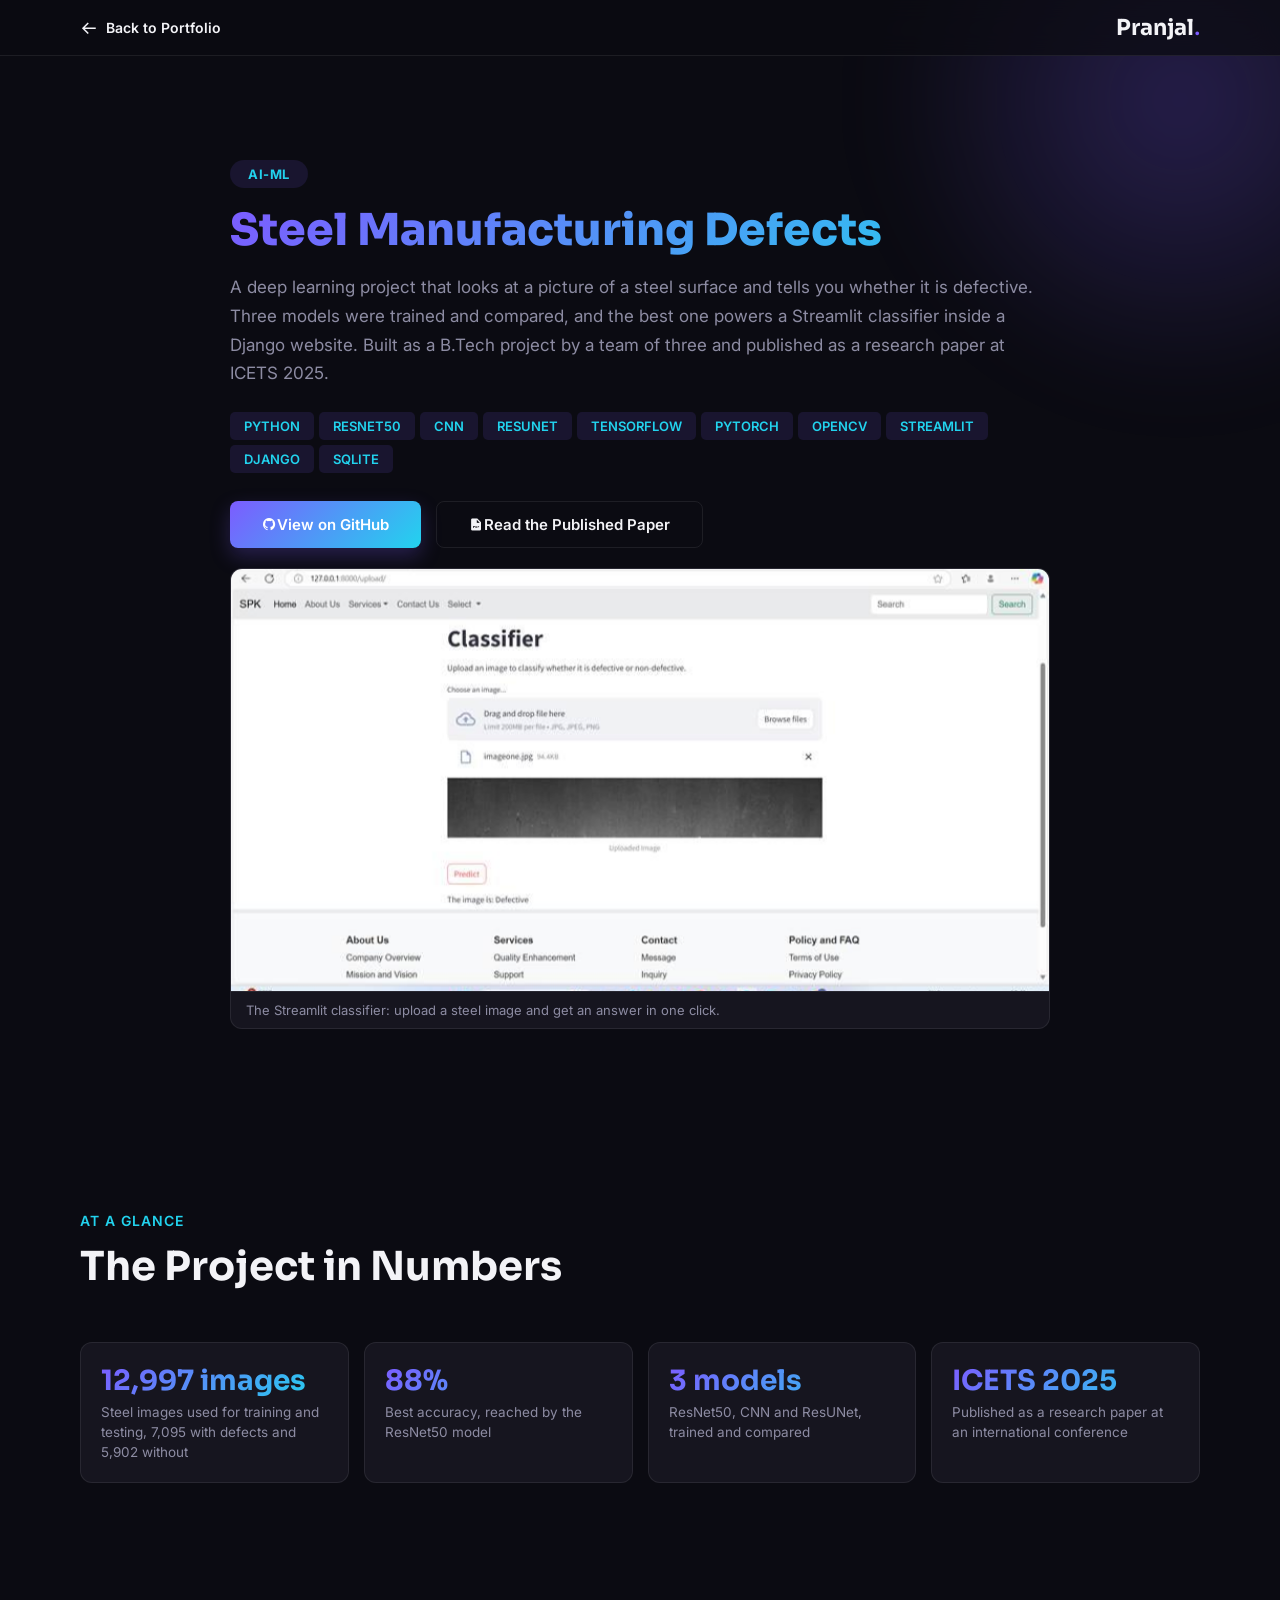
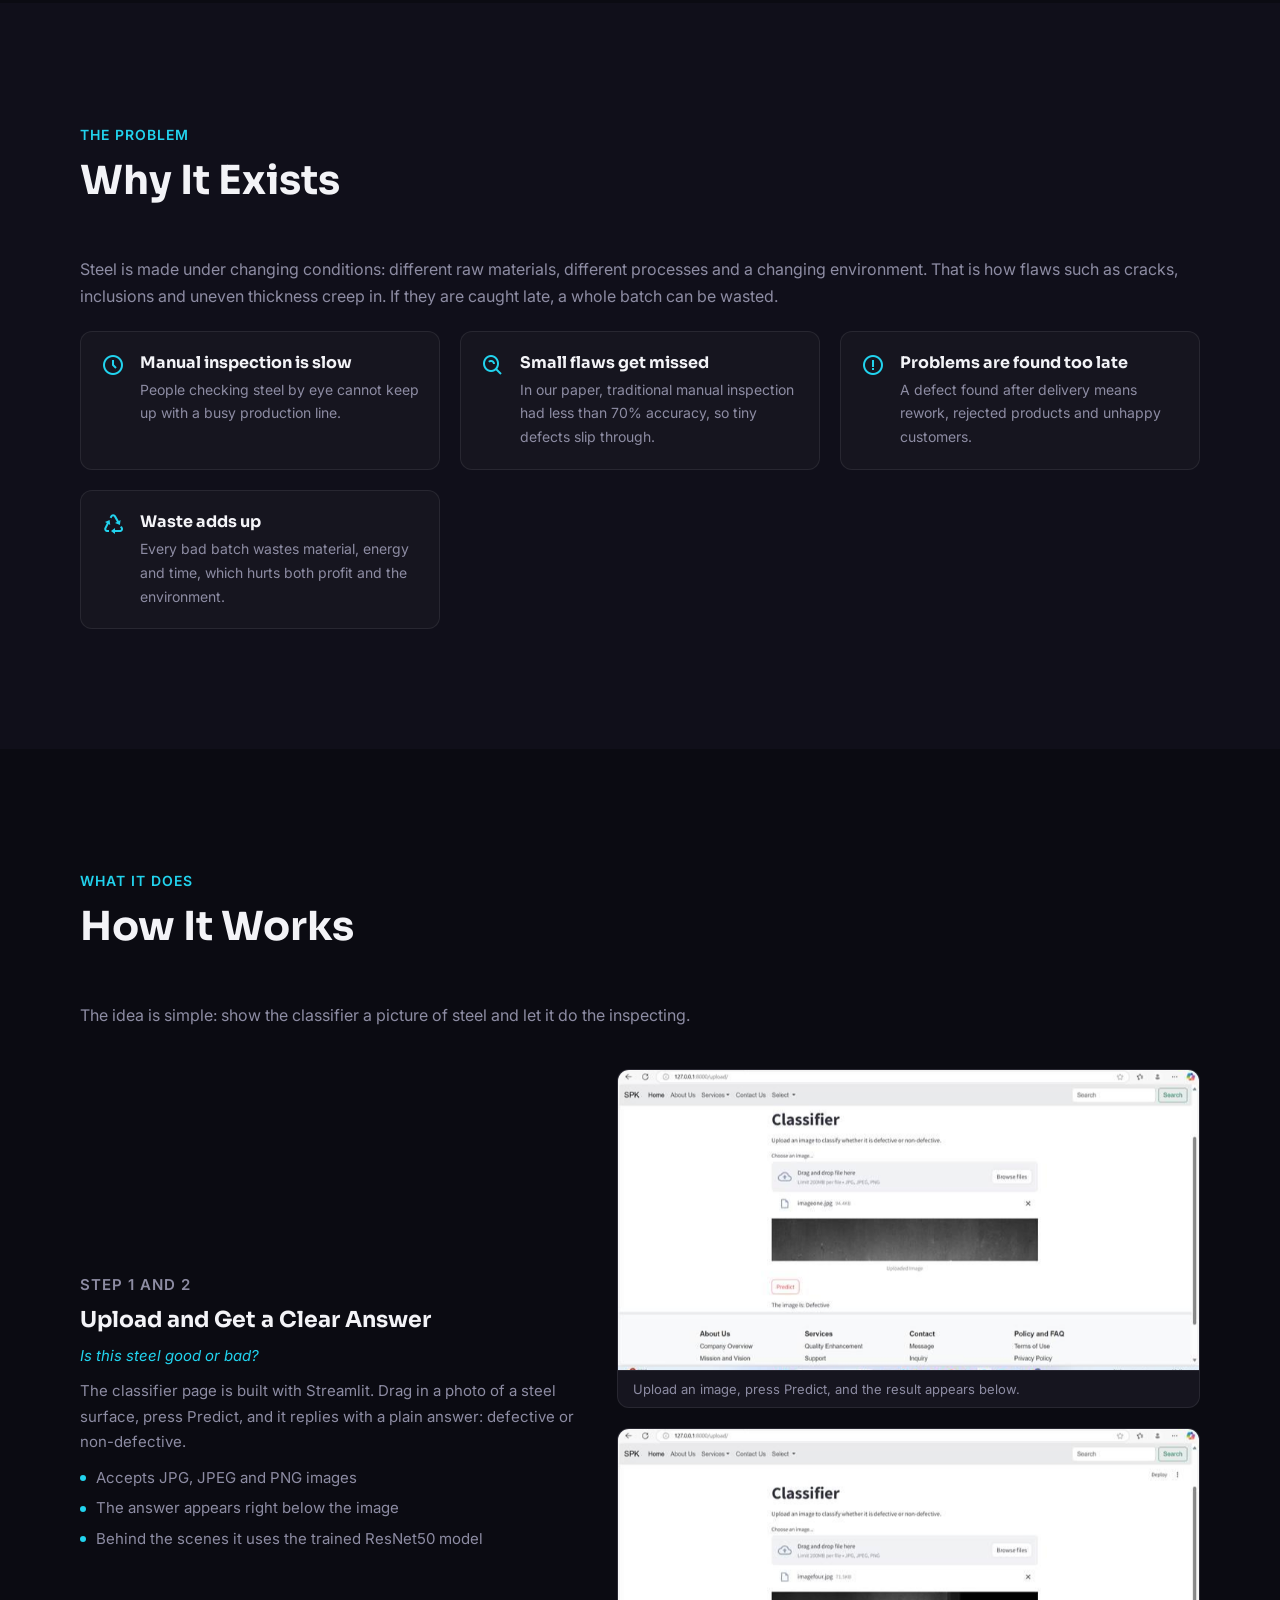
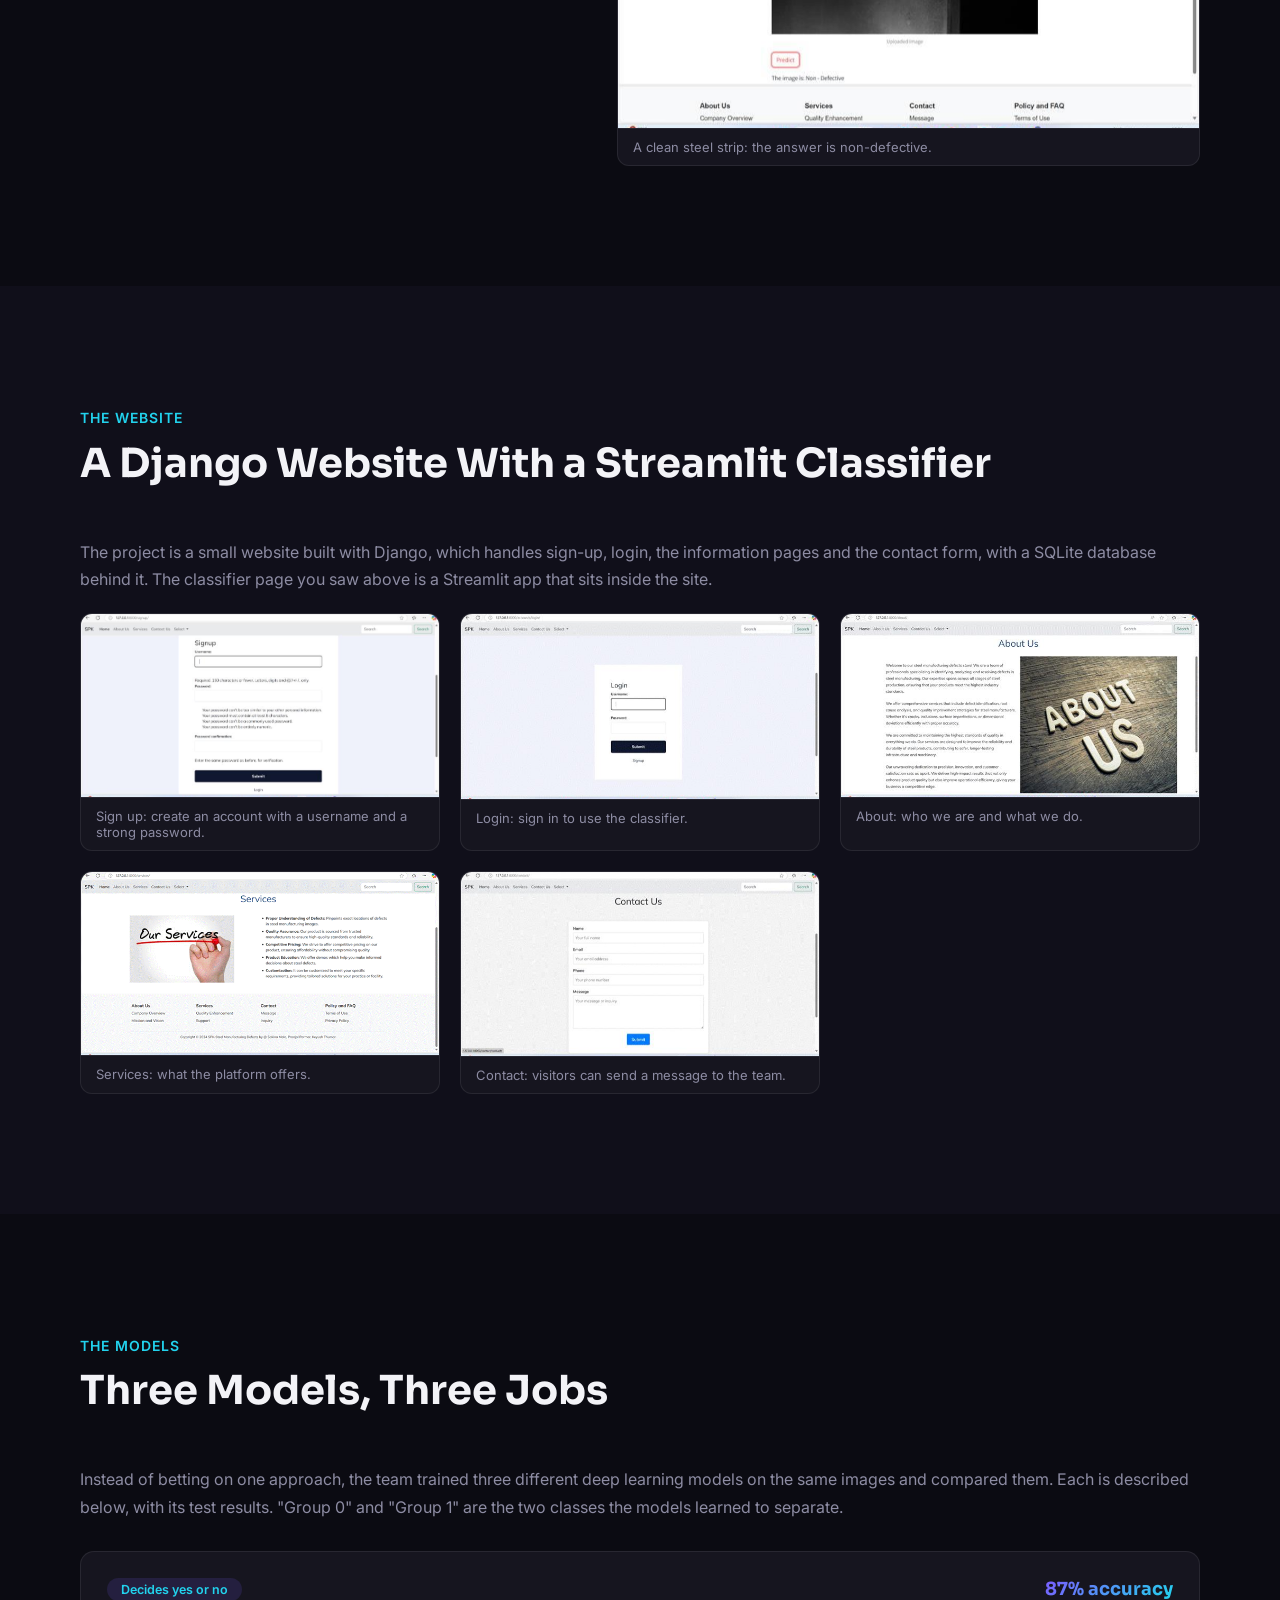
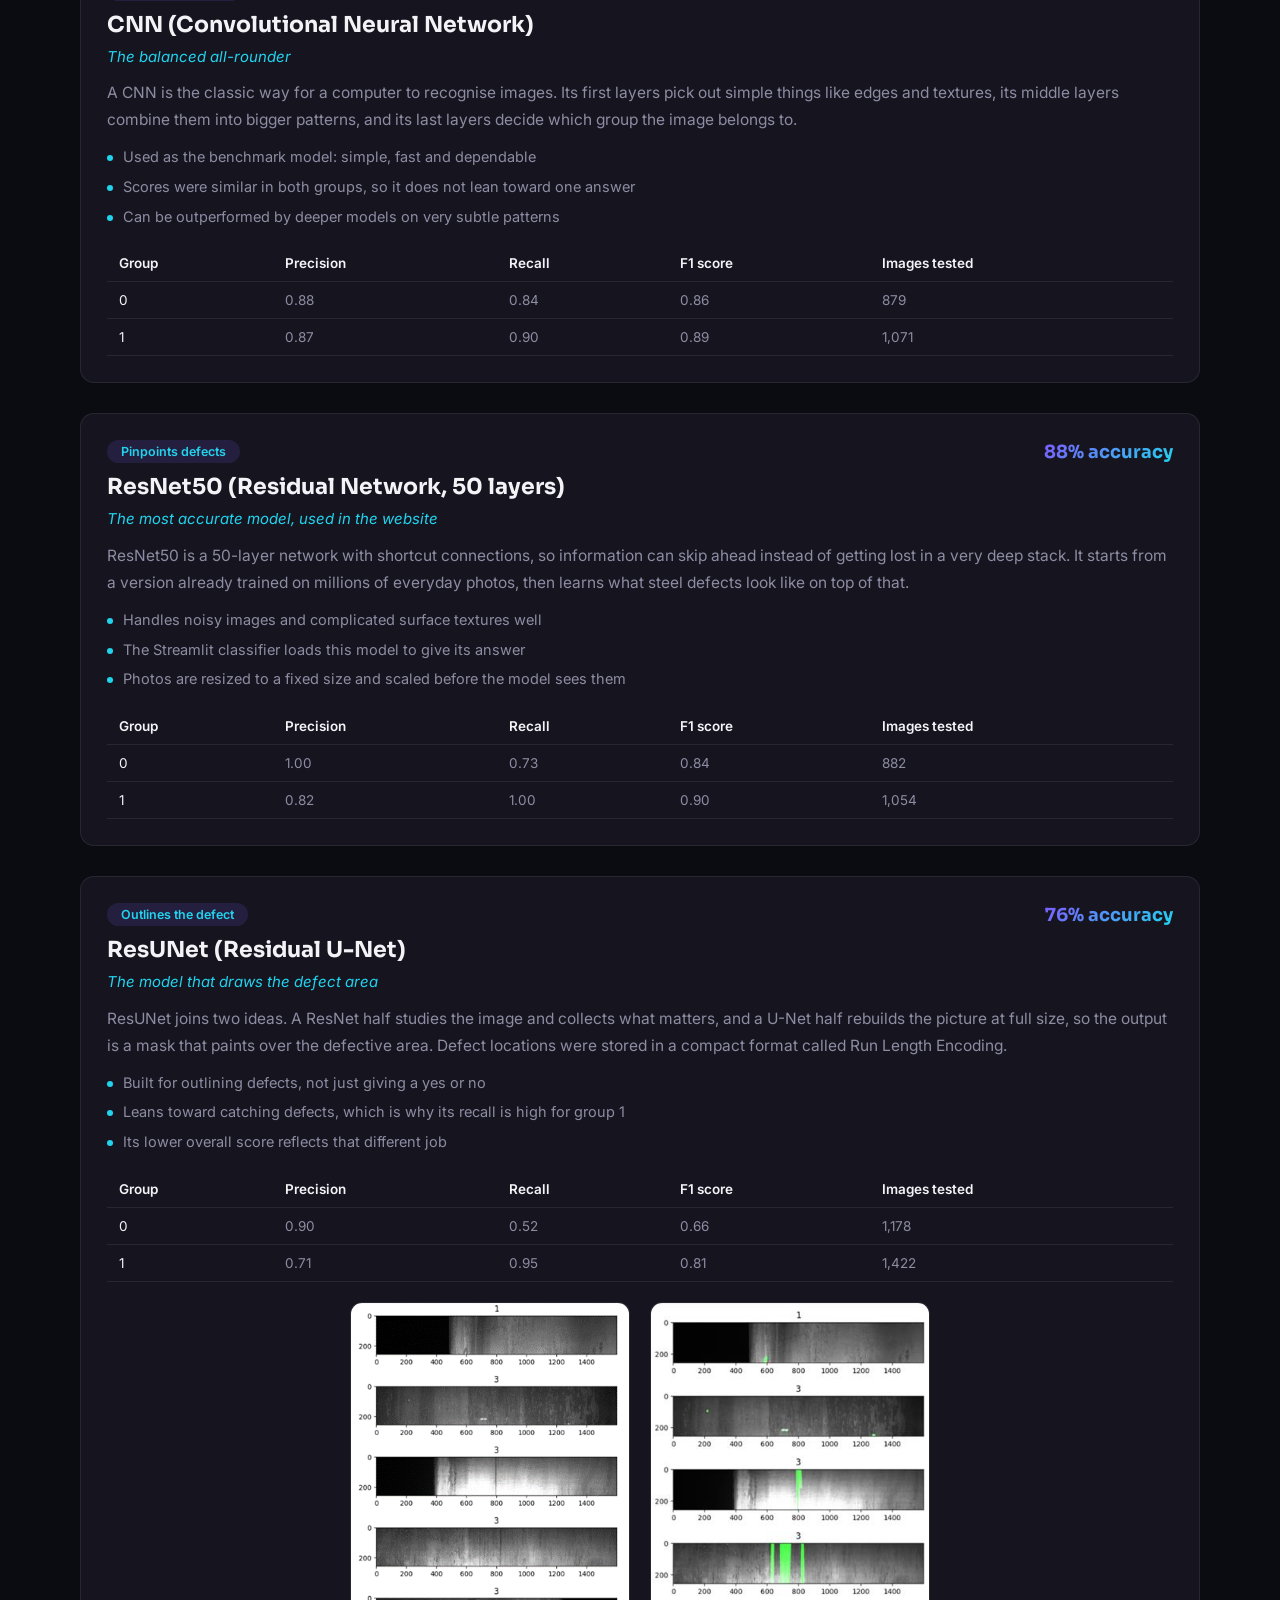
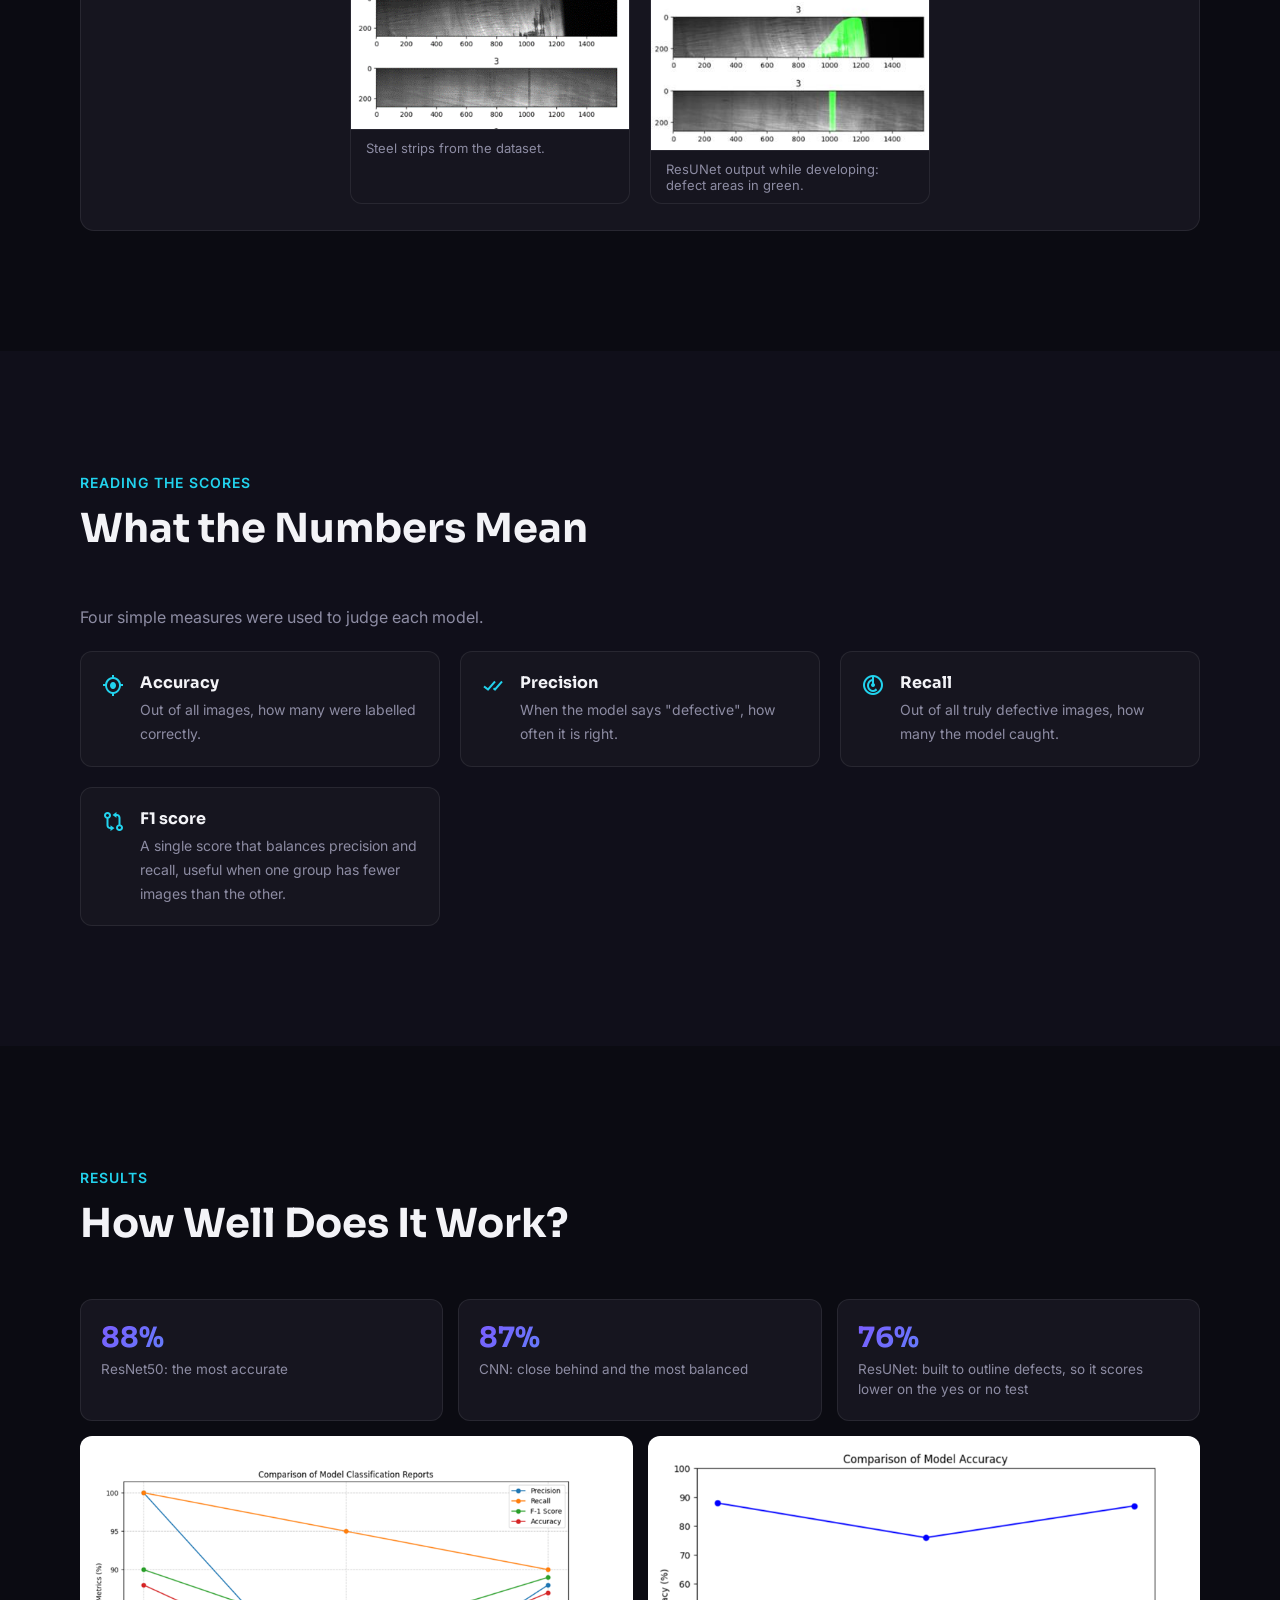
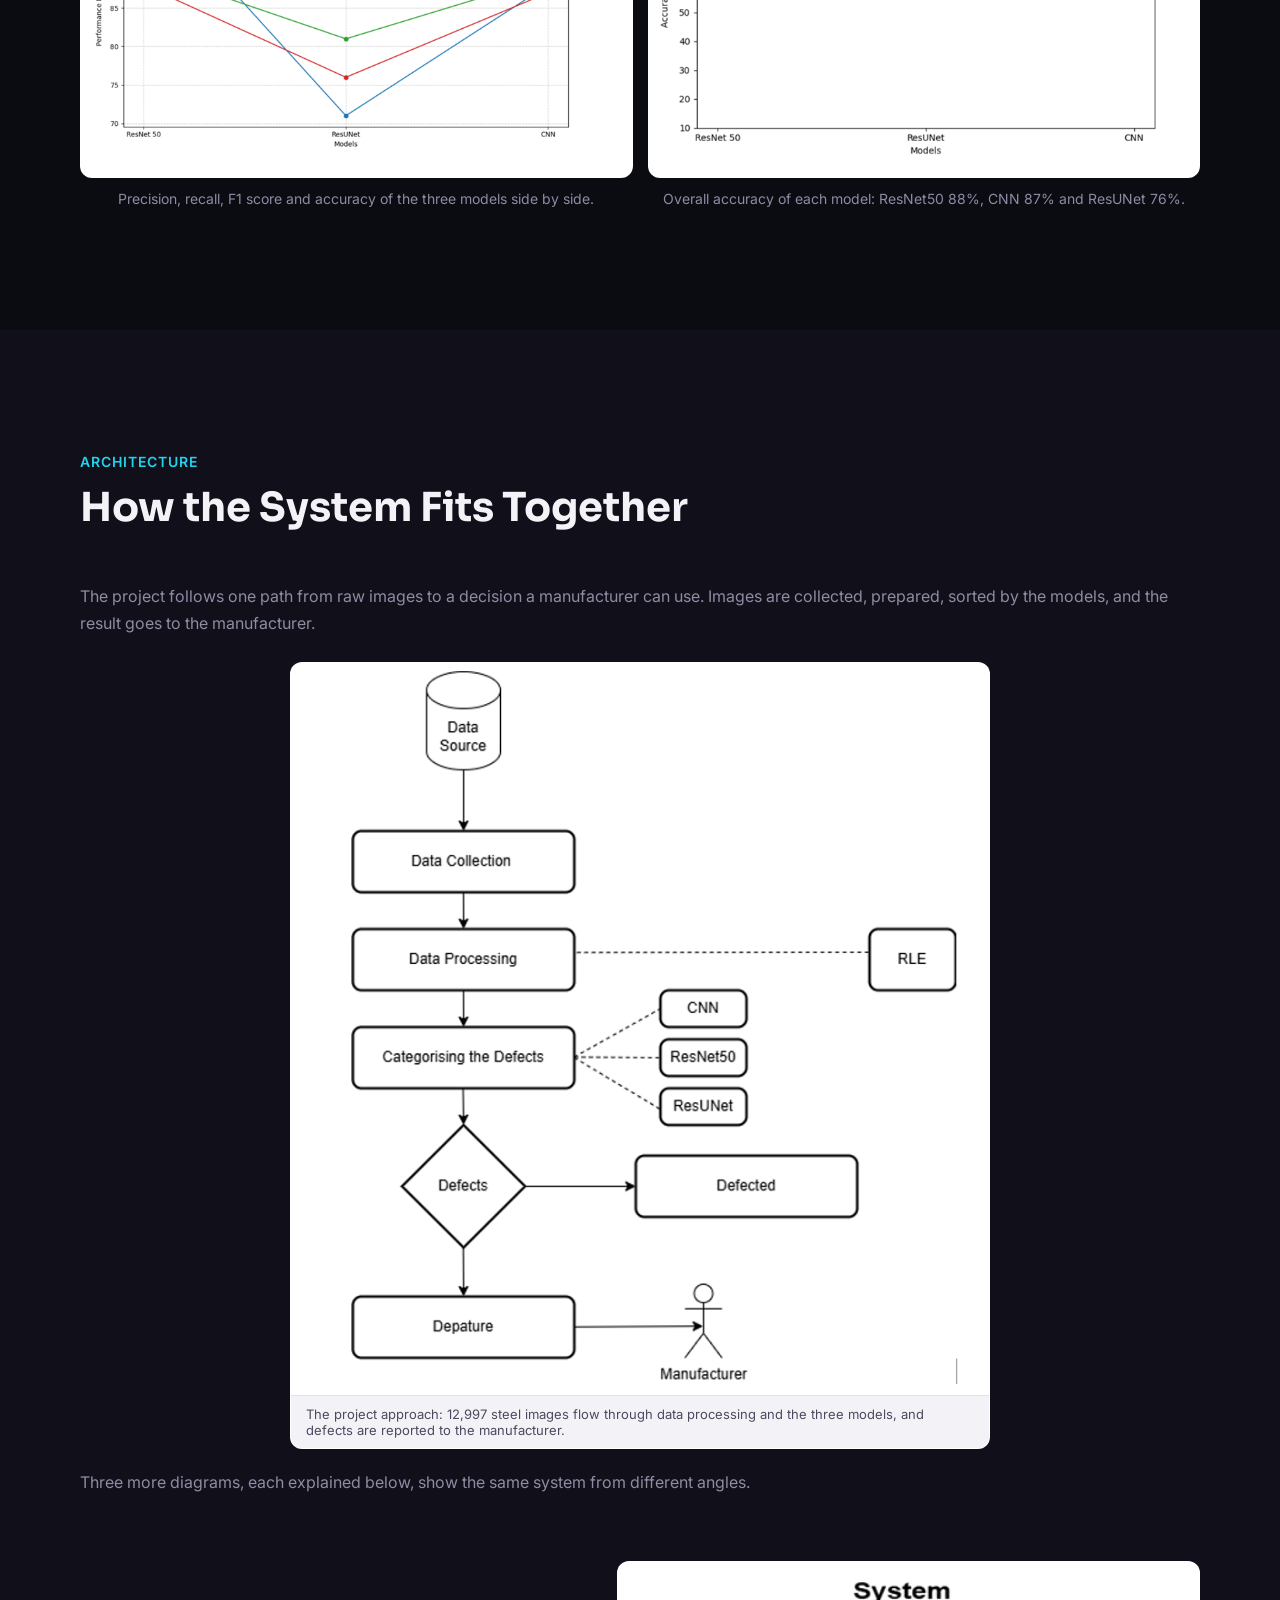
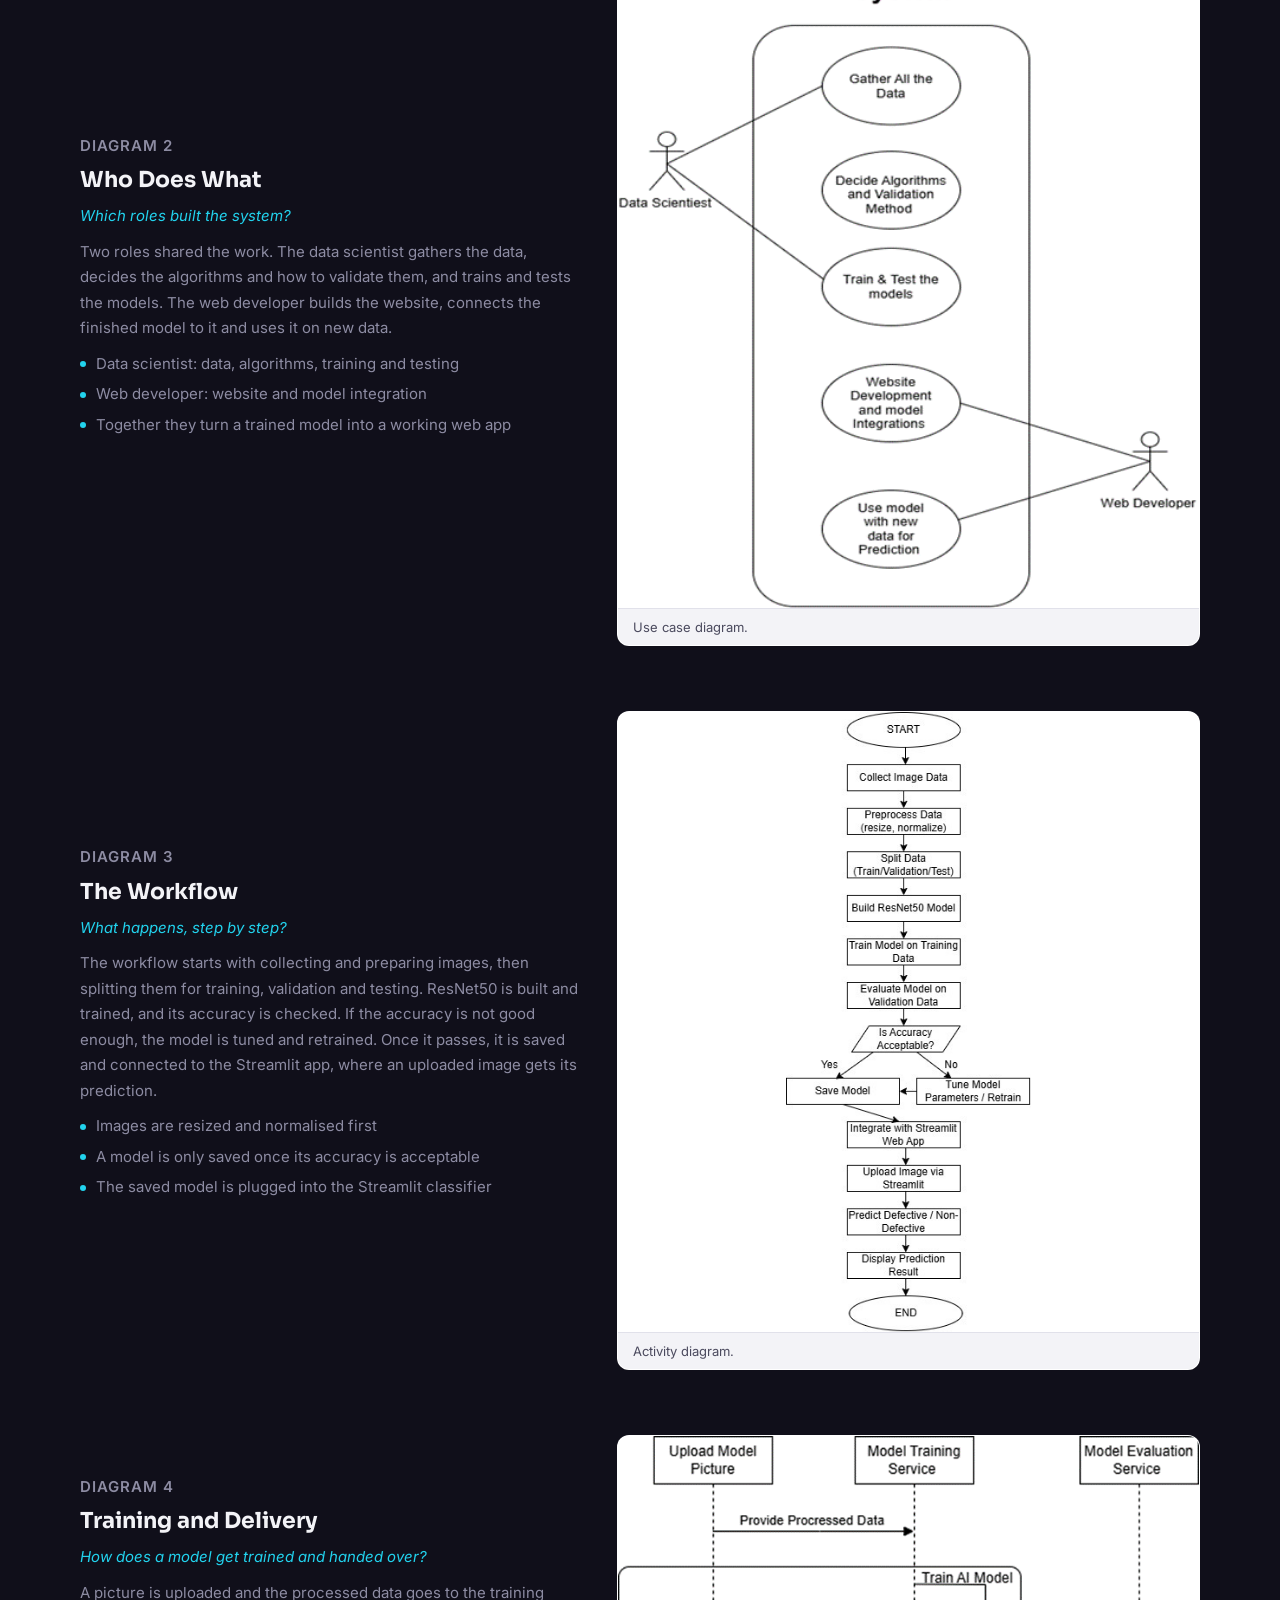
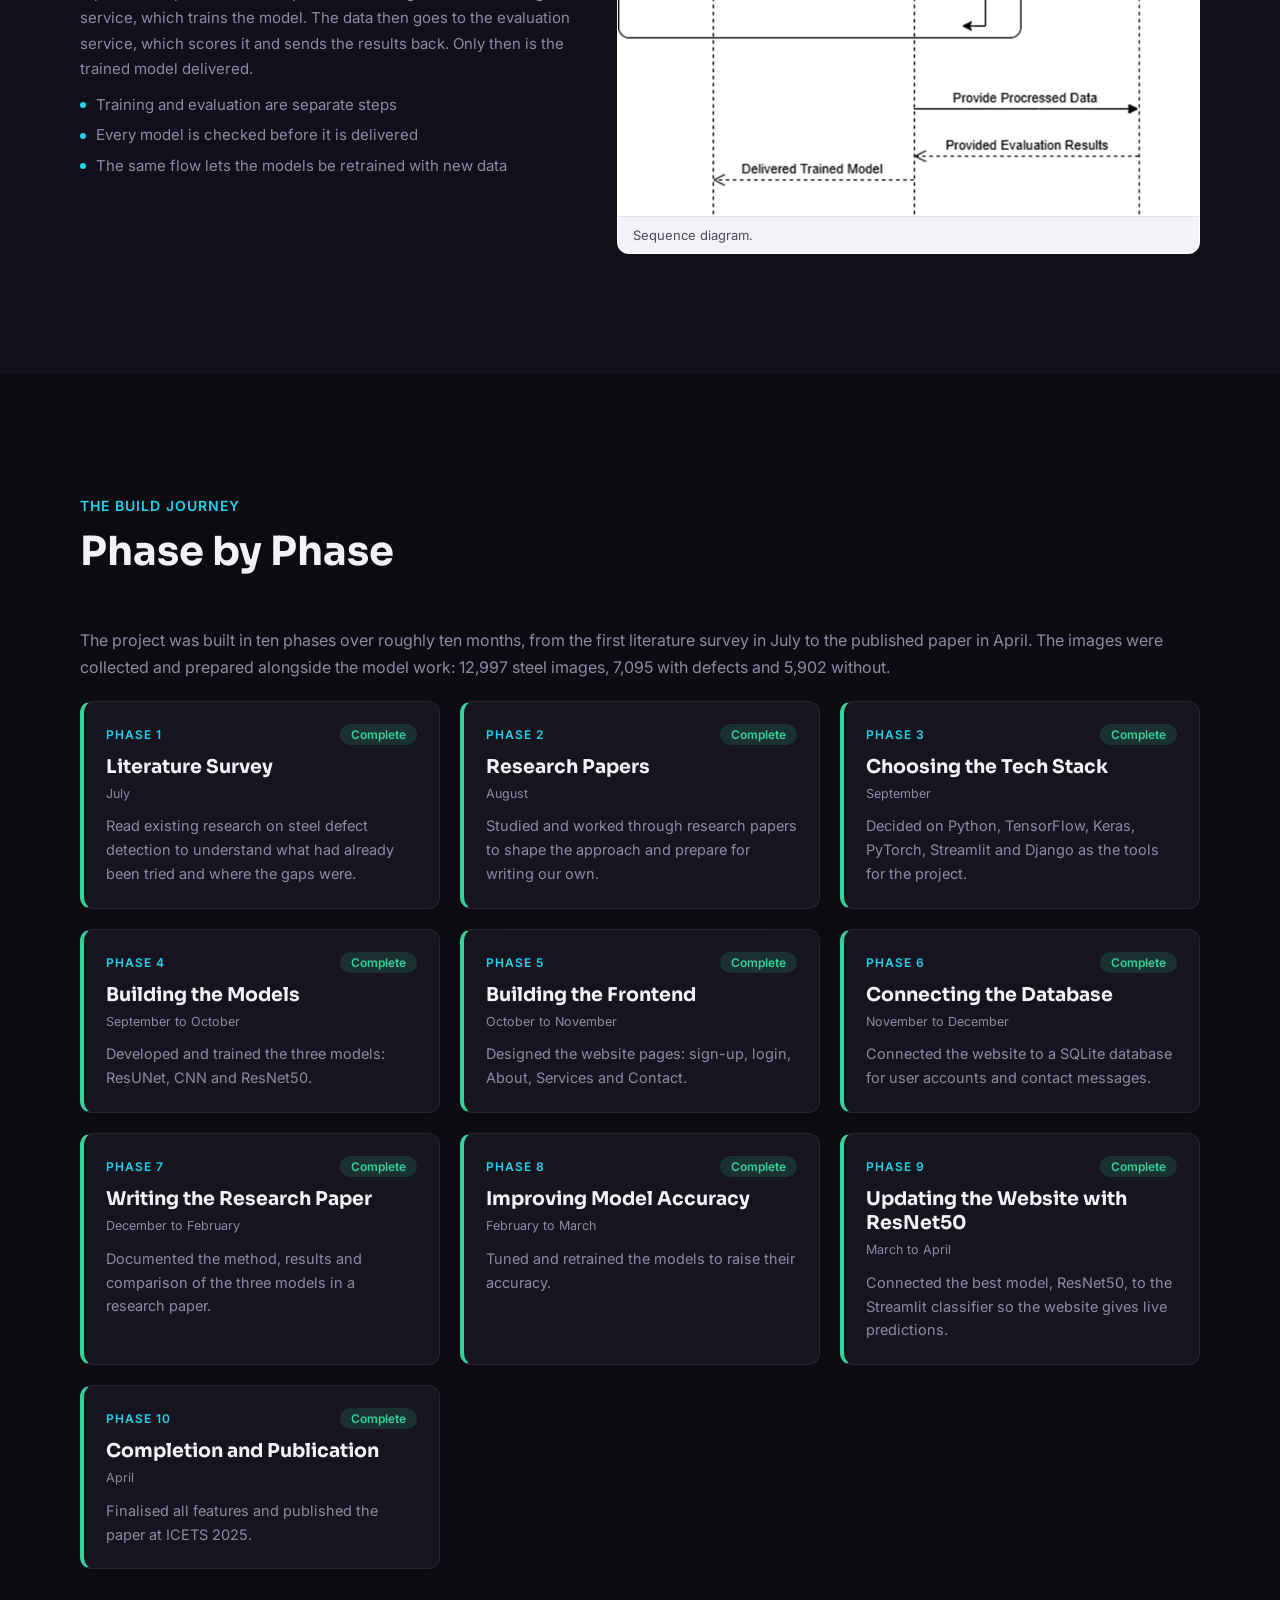
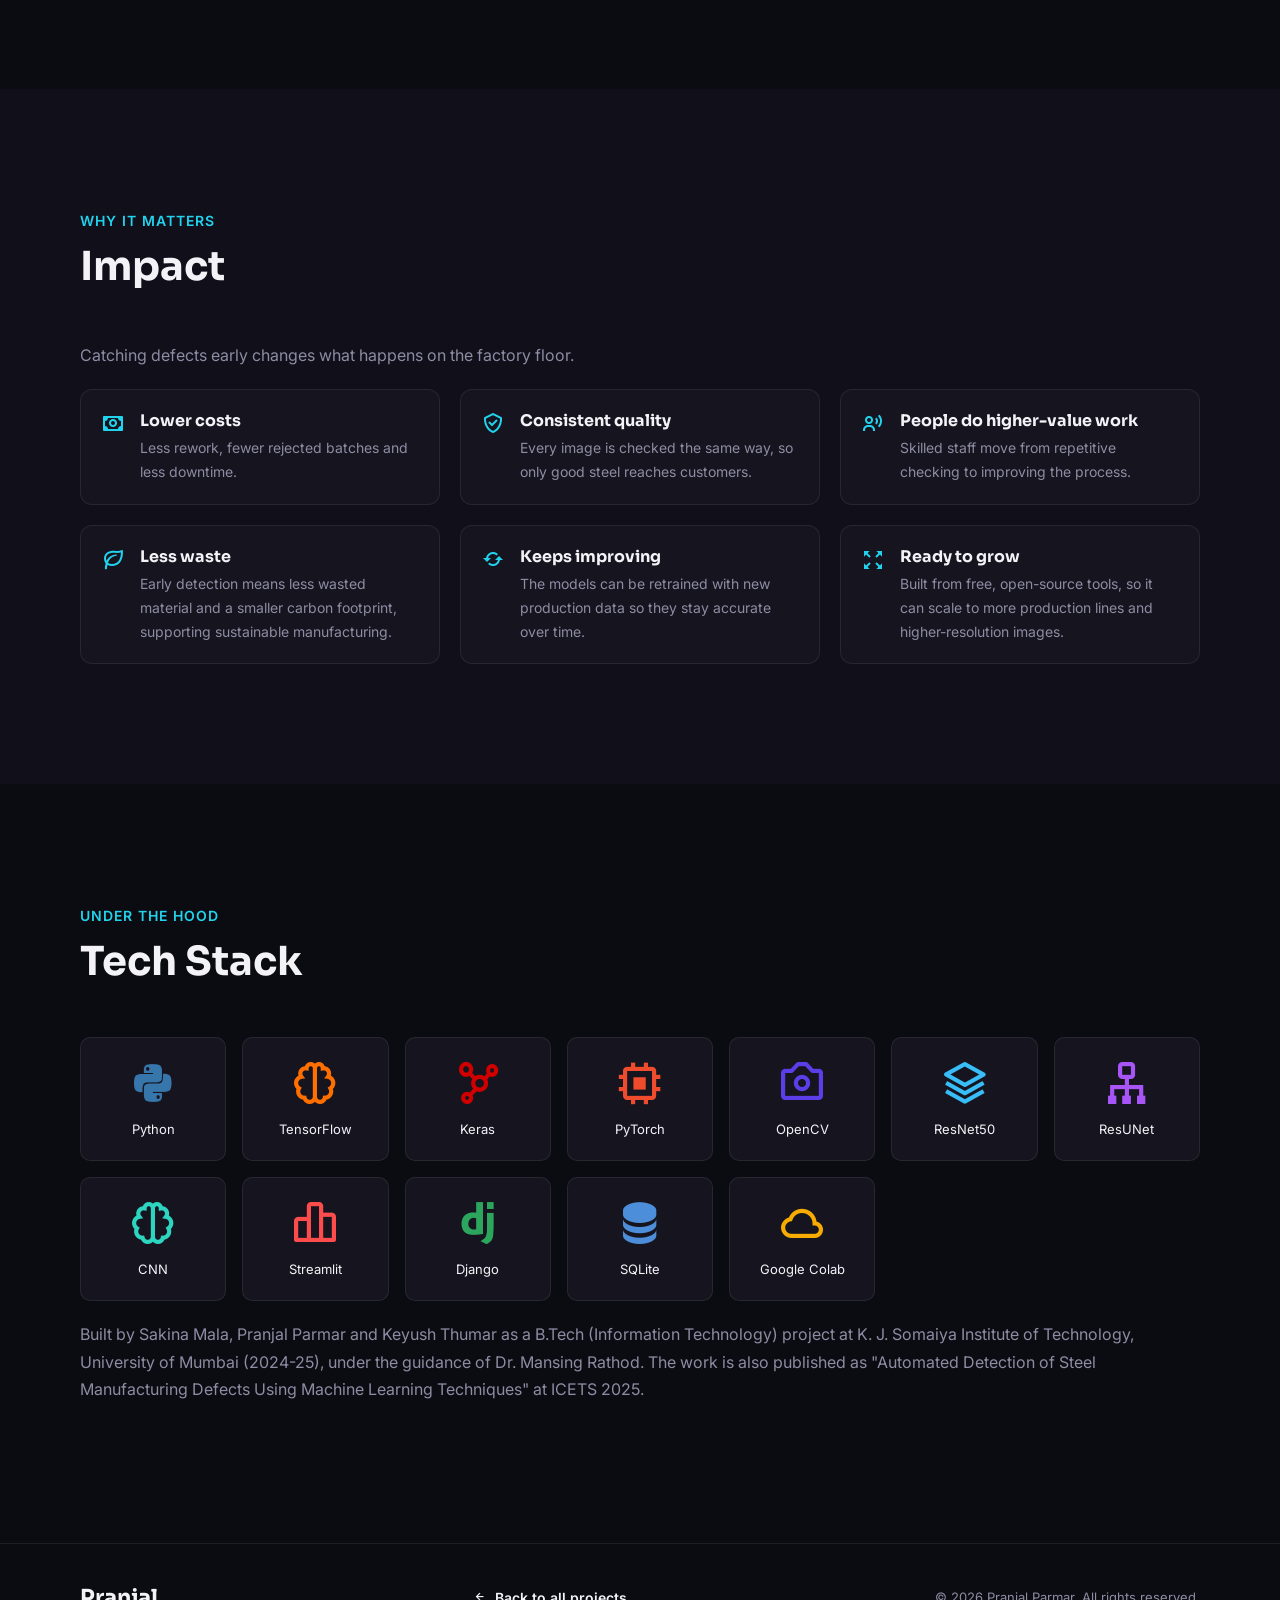
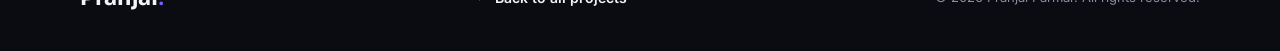
<file: projects/steel-manufacturing.html>
<!DOCTYPE html>
<html lang="en">
<head>
    <meta charset="UTF-8">
    <meta name="viewport" content="width=device-width, initial-scale=1.0">
    <title>Steel Manufacturing Defects | Pranjal Parmar</title>
    <link href='https://unpkg.com/boxicons@2.1.4/css/boxicons.min.css' rel='stylesheet'>
    <link rel="stylesheet" href="../style.css">
</head>
<body>
    <header class="navbar scrolled">
        <div class="navbar-inner">
            <a href="../index.html#projects" class="back-link"><i class='bx bx-arrow-back'></i> Back to Portfolio</a>
            <a href="../index.html" class="brand">Pranjal<span>.</span></a>
        </div>
    </header>

    <main>
        <section class="project-hero-detail">
            <div class="hero-glow"></div>
            <div class="section-inner">
                <span class="category-badge">AI-ML</span>
                <h1>Steel Manufacturing Defects</h1>
                <p class="hero-desc">A deep learning project that looks at a picture of a steel surface and tells you whether it is defective. Three models were trained and compared, and the best one powers a Streamlit classifier inside a Django website. Built as a B.Tech project by a team of three and published as a research paper at ICETS 2025.</p>
                <div class="tech-used">
                    <span>PYTHON</span><span>RESNET50</span><span>CNN</span><span>RESUNET</span><span>TENSORFLOW</span><span>PYTORCH</span><span>OPENCV</span><span>STREAMLIT</span><span>DJANGO</span><span>SQLITE</span>
                </div>
                <div class="project-hero-actions">
                    <a href="https://github.com/pranjalparmar23/steel-manufacturing-defects" class="btn btn-primary" target="_blank" rel="noopener"><i class='bx bxl-github'></i> View on GitHub</a>
                    <a href="../index.html#publications" class="btn btn-outline"><i class='bx bxs-file-pdf'></i> Read the Published Paper</a>
                </div>
                <figure class="shot shot-hero">
                    <img src="../images/steel-manufacturing/classifier-defective.png" alt="The Streamlit classifier showing an uploaded steel image and the result: the image is defective" loading="lazy">
                    <figcaption>The Streamlit classifier: upload a steel image and get an answer in one click.</figcaption>
                </figure>
            </div>
        </section>

        <section class="section">
            <div class="section-inner">
                <p class="section-tag">At a glance</p>
                <h2 class="section-title">The Project in Numbers</h2>
                <div class="stat-grid">
                    <div class="stat-card"><strong>12,997 images</strong><span>Steel images used for training and testing, 7,095 with defects and 5,902 without</span></div>
                    <div class="stat-card"><strong>88%</strong><span>Best accuracy, reached by the ResNet50 model</span></div>
                    <div class="stat-card"><strong>3 models</strong><span>ResNet50, CNN and ResUNet, trained and compared</span></div>
                    <div class="stat-card"><strong>ICETS 2025</strong><span>Published as a research paper at an international conference</span></div>
                </div>
            </div>
        </section>

        <section class="section section-alt">
            <div class="section-inner">
                <p class="section-tag">The problem</p>
                <h2 class="section-title">Why It Exists</h2>
                <p class="desc">Steel is made under changing conditions: different raw materials, different processes and a changing environment. That is how flaws such as cracks, inclusions and uneven thickness creep in. If they are caught late, a whole batch can be wasted.</p>
                <div class="feature-list">
                    <div class="feature-item"><i class='bx bx-time-five'></i><div><h5>Manual inspection is slow</h5><p>People checking steel by eye cannot keep up with a busy production line.</p></div></div>
                    <div class="feature-item"><i class='bx bx-search-alt'></i><div><h5>Small flaws get missed</h5><p>In our paper, traditional manual inspection had less than 70% accuracy, so tiny defects slip through.</p></div></div>
                    <div class="feature-item"><i class='bx bx-error-circle'></i><div><h5>Problems are found too late</h5><p>A defect found after delivery means rework, rejected products and unhappy customers.</p></div></div>
                    <div class="feature-item"><i class='bx bx-recycle'></i><div><h5>Waste adds up</h5><p>Every bad batch wastes material, energy and time, which hurts both profit and the environment.</p></div></div>
                </div>
            </div>
        </section>

        <section class="section">
            <div class="section-inner">
                <p class="section-tag">What it does</p>
                <h2 class="section-title">How It Works</h2>
                <p class="desc">The idea is simple: show the classifier a picture of steel and let it do the inspecting.</p>

                <div class="pillar-row text-first">
                    <div class="pillar-copy">
                        <p class="section-tag">Step 1 and 2</p>
                        <h3>Upload and Get a Clear Answer</h3>
                        <p class="q">Is this steel good or bad?</p>
                        <p>The classifier page is built with Streamlit. Drag in a photo of a steel surface, press Predict, and it replies with a plain answer: defective or non-defective.</p>
                        <ul>
                            <li>Accepts JPG, JPEG and PNG images</li>
                            <li>The answer appears right below the image</li>
                            <li>Behind the scenes it uses the trained ResNet50 model</li>
                        </ul>
                    </div>
                <div class="shot-grid shot-stack">
                    <figure class="shot">
                        <img src="../images/steel-manufacturing/classifier-defective.png" alt="Streamlit classifier showing an image marked as defective" loading="lazy">
                        <figcaption>Upload an image, press Predict, and the result appears below.</figcaption>
                    </figure>
                    <figure class="shot">
                        <img src="../images/steel-manufacturing/classifier-non-defective.png" alt="Streamlit classifier showing an image marked as non-defective" loading="lazy">
                        <figcaption>A clean steel strip: the answer is non-defective.</figcaption>
                    </figure>
                </div>
                </div>
            </div>
        </section>

        <section class="section section-alt">
            <div class="section-inner">
                <p class="section-tag">The website</p>
                <h2 class="section-title">A Django Website With a Streamlit Classifier</h2>
                <p class="desc">The project is a small website built with Django, which handles sign-up, login, the information pages and the contact form, with a SQLite database behind it. The classifier page you saw above is a Streamlit app that sits inside the site.</p>
                <div class="shot-grid three">
                    <figure class="shot">
                        <img src="../images/steel-manufacturing/signup.png" alt="Sign-up page with username and password fields" loading="lazy">
                        <figcaption>Sign up: create an account with a username and a strong password.</figcaption>
                    </figure>
                    <figure class="shot">
                        <img src="../images/steel-manufacturing/login.png" alt="Login page with username and password fields" loading="lazy">
                        <figcaption>Login: sign in to use the classifier.</figcaption>
                    </figure>
                    <figure class="shot">
                        <img src="../images/steel-manufacturing/about.png" alt="About Us page describing the team and its services" loading="lazy">
                        <figcaption>About: who we are and what we do.</figcaption>
                    </figure>
                    <figure class="shot">
                        <img src="../images/steel-manufacturing/services.png" alt="Services page listing defect identification and quality assurance" loading="lazy">
                        <figcaption>Services: what the platform offers.</figcaption>
                    </figure>
                    <figure class="shot">
                        <img src="../images/steel-manufacturing/contact.png" alt="Contact Us page with name, email, phone and message fields" loading="lazy">
                        <figcaption>Contact: visitors can send a message to the team.</figcaption>
                    </figure>
                </div>
            </div>
        </section>

        <section class="section">
            <div class="section-inner">
                <p class="section-tag">The models</p>
                <h2 class="section-title">Three Models, Three Jobs</h2>
                <p class="desc">Instead of betting on one approach, the team trained three different deep learning models on the same images and compared them. Each is described below, with its test results. "Group 0" and "Group 1" are the two classes the models learned to separate.</p>
                <div class="model-card">
                    <div class="model-top"><span class="model-badge">Decides yes or no</span><span class="model-acc">87% accuracy</span></div>
                    <h3>CNN (Convolutional Neural Network)</h3>
                    <p class="q">The balanced all-rounder</p>
                    <p class="model-lead">A CNN is the classic way for a computer to recognise images. Its first layers pick out simple things like edges and textures, its middle layers combine them into bigger patterns, and its last layers decide which group the image belongs to.</p>
                    <ul>
                        <li>Used as the benchmark model: simple, fast and dependable</li>
                        <li>Scores were similar in both groups, so it does not lean toward one answer</li>
                        <li>Can be outperformed by deeper models on very subtle patterns</li>
                    </ul>
                    <div class="table-wrap"><table class="report-table"><thead><tr><th>Group</th><th>Precision</th><th>Recall</th><th>F1 score</th><th>Images tested</th></tr></thead><tbody><tr><td>0</td><td>0.88</td><td>0.84</td><td>0.86</td><td>879</td></tr><tr><td>1</td><td>0.87</td><td>0.90</td><td>0.89</td><td>1,071</td></tr></tbody></table></div>
                </div>
                <div class="model-card">
                    <div class="model-top"><span class="model-badge">Pinpoints defects</span><span class="model-acc">88% accuracy</span></div>
                    <h3>ResNet50 (Residual Network, 50 layers)</h3>
                    <p class="q">The most accurate model, used in the website</p>
                    <p class="model-lead">ResNet50 is a 50-layer network with shortcut connections, so information can skip ahead instead of getting lost in a very deep stack. It starts from a version already trained on millions of everyday photos, then learns what steel defects look like on top of that.</p>
                    <ul>
                        <li>Handles noisy images and complicated surface textures well</li>
                        <li>The Streamlit classifier loads this model to give its answer</li>
                        <li>Photos are resized to a fixed size and scaled before the model sees them</li>
                    </ul>
                    <div class="table-wrap"><table class="report-table"><thead><tr><th>Group</th><th>Precision</th><th>Recall</th><th>F1 score</th><th>Images tested</th></tr></thead><tbody><tr><td>0</td><td>1.00</td><td>0.73</td><td>0.84</td><td>882</td></tr><tr><td>1</td><td>0.82</td><td>1.00</td><td>0.90</td><td>1,054</td></tr></tbody></table></div>
                </div>
                <div class="model-card">
                    <div class="model-top"><span class="model-badge">Outlines the defect</span><span class="model-acc">76% accuracy</span></div>
                    <h3>ResUNet (Residual U-Net)</h3>
                    <p class="q">The model that draws the defect area</p>
                    <p class="model-lead">ResUNet joins two ideas. A ResNet half studies the image and collects what matters, and a U-Net half rebuilds the picture at full size, so the output is a mask that paints over the defective area. Defect locations were stored in a compact format called Run Length Encoding.</p>
                    <ul>
                        <li>Built for outlining defects, not just giving a yes or no</li>
                        <li>Leans toward catching defects, which is why its recall is high for group 1</li>
                        <li>Its lower overall score reflects that different job</li>
                    </ul>
                    <div class="table-wrap"><table class="report-table"><thead><tr><th>Group</th><th>Precision</th><th>Recall</th><th>F1 score</th><th>Images tested</th></tr></thead><tbody><tr><td>0</td><td>0.90</td><td>0.52</td><td>0.66</td><td>1,178</td></tr><tr><td>1</td><td>0.71</td><td>0.95</td><td>0.81</td><td>1,422</td></tr></tbody></table></div>
                <div class="shot-grid shot-phones">
                    <figure class="shot">
                        <img src="../images/steel-manufacturing/dataset-samples.png" alt="Six sample steel strips from the dataset" loading="lazy">
                        <figcaption>Steel strips from the dataset.</figcaption>
                    </figure>
                    <figure class="shot">
                        <img src="../images/steel-manufacturing/defects-highlighted.png" alt="The same steel strips with the defect areas highlighted in green" loading="lazy">
                        <figcaption>ResUNet output while developing: defect areas in green.</figcaption>
                    </figure>
                </div>
                </div>
            </div>
        </section>

        <section class="section section-alt">
            <div class="section-inner">
                <p class="section-tag">Reading the scores</p>
                <h2 class="section-title">What the Numbers Mean</h2>
                <p class="desc">Four simple measures were used to judge each model.</p>
                <div class="feature-list">
                    <div class="feature-item"><i class='bx bx-target-lock'></i><div><h5>Accuracy</h5><p>Out of all images, how many were labelled correctly.</p></div></div>
                    <div class="feature-item"><i class='bx bx-check-double'></i><div><h5>Precision</h5><p>When the model says "defective", how often it is right.</p></div></div>
                    <div class="feature-item"><i class='bx bx-radar'></i><div><h5>Recall</h5><p>Out of all truly defective images, how many the model caught.</p></div></div>
                    <div class="feature-item"><i class='bx bx-git-compare'></i><div><h5>F1 score</h5><p>A single score that balances precision and recall, useful when one group has fewer images than the other.</p></div></div>
                </div>
            </div>
        </section>

        <section class="section">
            <div class="section-inner">
                <p class="section-tag">Results</p>
                <h2 class="section-title">How Well Does It Work?</h2>
                <div class="stat-grid">
                    <div class="stat-card"><strong>88%</strong><span>ResNet50: the most accurate</span></div>
                    <div class="stat-card"><strong>87%</strong><span>CNN: close behind and the most balanced</span></div>
                    <div class="stat-card"><strong>76%</strong><span>ResUNet: built to outline defects, so it scores lower on the yes or no test</span></div>
                </div>
                <div class="shot-grid result-graphs">
                    <div class="graph-item">
                        <figure class="diagram-fig"><img src="../images/steel-manufacturing/model-comparison.png" alt="Chart comparing precision, recall, F1 score and accuracy of ResNet50, ResUNet and CNN" loading="lazy"></figure>
                        <p class="graph-note">Precision, recall, F1 score and accuracy of the three models side by side.</p>
                    </div>
                    <div class="graph-item">
                        <figure class="diagram-fig"><img src="../images/steel-manufacturing/accuracy-comparison.png" alt="Chart comparing the accuracy of ResNet50, ResUNet and CNN" loading="lazy"></figure>
                        <p class="graph-note">Overall accuracy of each model: ResNet50 88%, CNN 87% and ResUNet 76%.</p>
                    </div>
                </div>
            </div>
        </section>

        <section class="section section-alt">
            <div class="section-inner">
                <p class="section-tag">Architecture</p>
                <h2 class="section-title">How the System Fits Together</h2>
                <p class="desc">The project follows one path from raw images to a decision a manufacturer can use. Images are collected, prepared, sorted by the models, and the result goes to the manufacturer.</p>
                <figure class="diagram-fig arch-fig">
                    <img src="../images/steel-manufacturing/approach.png" alt="Proposed approach: data source, data collection, data processing, categorising defects with CNN, ResNet50 and ResUNet, then handing results to the manufacturer" loading="lazy">
                    <figcaption>The project approach: 12,997 steel images flow through data processing and the three models, and defects are reported to the manufacturer.</figcaption>
                </figure>
                <p class="desc" style="margin-top:2rem">Three more diagrams, each explained below, show the same system from different angles.</p>
                <div class="pillar-row text-first">
                    <div class="pillar-copy">
                        <p class="section-tag">Diagram 2</p>
                        <h3>Who Does What</h3>
                        <p class="q">Which roles built the system?</p>
                        <p>Two roles shared the work. The data scientist gathers the data, decides the algorithms and how to validate them, and trains and tests the models. The web developer builds the website, connects the finished model to it and uses it on new data.</p>
                        <ul>
                            <li>Data scientist: data, algorithms, training and testing</li>
                            <li>Web developer: website and model integration</li>
                            <li>Together they turn a trained model into a working web app</li>
                        </ul>
                    </div>
                    <figure class="diagram-fig">
                        <img src="../images/steel-manufacturing/use-case.png" alt="Use case diagram: a data scientist gathers data, chooses algorithms and trains models, and a web developer builds the website and integrates the model" loading="lazy">
                        <figcaption>Use case diagram.</figcaption>
                    </figure>
                </div>
                <div class="pillar-row text-first">
                    <div class="pillar-copy">
                        <p class="section-tag">Diagram 3</p>
                        <h3>The Workflow</h3>
                        <p class="q">What happens, step by step?</p>
                        <p>The workflow starts with collecting and preparing images, then splitting them for training, validation and testing. ResNet50 is built and trained, and its accuracy is checked. If the accuracy is not good enough, the model is tuned and retrained. Once it passes, it is saved and connected to the Streamlit app, where an uploaded image gets its prediction.</p>
                        <ul>
                            <li>Images are resized and normalised first</li>
                            <li>A model is only saved once its accuracy is acceptable</li>
                            <li>The saved model is plugged into the Streamlit classifier</li>
                        </ul>
                    </div>
                    <figure class="diagram-fig tall">
                        <img src="../images/steel-manufacturing/activity.jpg" alt="Activity diagram of the workflow from collecting images to showing the prediction" loading="lazy">
                        <figcaption>Activity diagram.</figcaption>
                    </figure>
                </div>
                <div class="pillar-row text-first">
                    <div class="pillar-copy">
                        <p class="section-tag">Diagram 4</p>
                        <h3>Training and Delivery</h3>
                        <p class="q">How does a model get trained and handed over?</p>
                        <p>A picture is uploaded and the processed data goes to the training service, which trains the model. The data then goes to the evaluation service, which scores it and sends the results back. Only then is the trained model delivered.</p>
                        <ul>
                            <li>Training and evaluation are separate steps</li>
                            <li>Every model is checked before it is delivered</li>
                            <li>The same flow lets the models be retrained with new data</li>
                        </ul>
                    </div>
                    <figure class="diagram-fig">
                        <img src="../images/steel-manufacturing/sequence.png" alt="Sequence diagram of uploading a picture, training the model, evaluating it and delivering the trained model" loading="lazy">
                        <figcaption>Sequence diagram.</figcaption>
                    </figure>
                </div>
            </div>
        </section>

        <section class="section">
            <div class="section-inner">
                <p class="section-tag">The build journey</p>
                <h2 class="section-title">Phase by Phase</h2>
                <p class="desc">The project was built in ten phases over roughly ten months, from the first literature survey in July to the published paper in April. The images were collected and prepared alongside the model work: 12,997 steel images, 7,095 with defects and 5,902 without.</p>
                <div class="phase-grid">
                    <div class="phase-card done">
                        <div class="phase-top"><span class="phase-num">Phase 1</span><span class="status-pill done">Complete</span></div>
                        <h4>Literature Survey</h4>
                        <p class="phase-weeks">July</p>
                        <p>Read existing research on steel defect detection to understand what had already been tried and where the gaps were.</p>
                    </div>
                    <div class="phase-card done">
                        <div class="phase-top"><span class="phase-num">Phase 2</span><span class="status-pill done">Complete</span></div>
                        <h4>Research Papers</h4>
                        <p class="phase-weeks">August</p>
                        <p>Studied and worked through research papers to shape the approach and prepare for writing our own.</p>
                    </div>
                    <div class="phase-card done">
                        <div class="phase-top"><span class="phase-num">Phase 3</span><span class="status-pill done">Complete</span></div>
                        <h4>Choosing the Tech Stack</h4>
                        <p class="phase-weeks">September</p>
                        <p>Decided on Python, TensorFlow, Keras, PyTorch, Streamlit and Django as the tools for the project.</p>
                    </div>
                    <div class="phase-card done">
                        <div class="phase-top"><span class="phase-num">Phase 4</span><span class="status-pill done">Complete</span></div>
                        <h4>Building the Models</h4>
                        <p class="phase-weeks">September to October</p>
                        <p>Developed and trained the three models: ResUNet, CNN and ResNet50.</p>
                    </div>
                    <div class="phase-card done">
                        <div class="phase-top"><span class="phase-num">Phase 5</span><span class="status-pill done">Complete</span></div>
                        <h4>Building the Frontend</h4>
                        <p class="phase-weeks">October to November</p>
                        <p>Designed the website pages: sign-up, login, About, Services and Contact.</p>
                    </div>
                    <div class="phase-card done">
                        <div class="phase-top"><span class="phase-num">Phase 6</span><span class="status-pill done">Complete</span></div>
                        <h4>Connecting the Database</h4>
                        <p class="phase-weeks">November to December</p>
                        <p>Connected the website to a SQLite database for user accounts and contact messages.</p>
                    </div>
                    <div class="phase-card done">
                        <div class="phase-top"><span class="phase-num">Phase 7</span><span class="status-pill done">Complete</span></div>
                        <h4>Writing the Research Paper</h4>
                        <p class="phase-weeks">December to February</p>
                        <p>Documented the method, results and comparison of the three models in a research paper.</p>
                    </div>
                    <div class="phase-card done">
                        <div class="phase-top"><span class="phase-num">Phase 8</span><span class="status-pill done">Complete</span></div>
                        <h4>Improving Model Accuracy</h4>
                        <p class="phase-weeks">February to March</p>
                        <p>Tuned and retrained the models to raise their accuracy.</p>
                    </div>
                    <div class="phase-card done">
                        <div class="phase-top"><span class="phase-num">Phase 9</span><span class="status-pill done">Complete</span></div>
                        <h4>Updating the Website with ResNet50</h4>
                        <p class="phase-weeks">March to April</p>
                        <p>Connected the best model, ResNet50, to the Streamlit classifier so the website gives live predictions.</p>
                    </div>
                    <div class="phase-card done">
                        <div class="phase-top"><span class="phase-num">Phase 10</span><span class="status-pill done">Complete</span></div>
                        <h4>Completion and Publication</h4>
                        <p class="phase-weeks">April</p>
                        <p>Finalised all features and published the paper at ICETS 2025.</p>
                    </div>
                </div>
            </div>
        </section>

        <section class="section section-alt">
            <div class="section-inner">
                <p class="section-tag">Why it matters</p>
                <h2 class="section-title">Impact</h2>
                <p class="desc">Catching defects early changes what happens on the factory floor.</p>
                <div class="feature-list">
                    <div class="feature-item"><i class='bx bx-money'></i><div><h5>Lower costs</h5><p>Less rework, fewer rejected batches and less downtime.</p></div></div>
                    <div class="feature-item"><i class='bx bx-check-shield'></i><div><h5>Consistent quality</h5><p>Every image is checked the same way, so only good steel reaches customers.</p></div></div>
                    <div class="feature-item"><i class='bx bx-user-voice'></i><div><h5>People do higher-value work</h5><p>Skilled staff move from repetitive checking to improving the process.</p></div></div>
                    <div class="feature-item"><i class='bx bx-leaf'></i><div><h5>Less waste</h5><p>Early detection means less wasted material and a smaller carbon footprint, supporting sustainable manufacturing.</p></div></div>
                    <div class="feature-item"><i class='bx bx-refresh'></i><div><h5>Keeps improving</h5><p>The models can be retrained with new production data so they stay accurate over time.</p></div></div>
                    <div class="feature-item"><i class='bx bx-expand'></i><div><h5>Ready to grow</h5><p>Built from free, open-source tools, so it can scale to more production lines and higher-resolution images.</p></div></div>
                </div>
            </div>
        </section>

        <section class="section">
            <div class="section-inner">
                <p class="section-tag">Under the hood</p>
                <h2 class="section-title">Tech Stack</h2>
                <div class="skills-grid">
                    <div class="skill-tile"><i class='bx bxl-python' style="color:#3776AB"></i><p>Python</p></div>
                    <div class="skill-tile"><i class='bx bx-brain' style="color:#FF6F00"></i><p>TensorFlow</p></div>
                    <div class="skill-tile"><i class='bx bx-network-chart' style="color:#D00000"></i><p>Keras</p></div>
                    <div class="skill-tile"><i class='bx bx-chip' style="color:#EE4C2C"></i><p>PyTorch</p></div>
                    <div class="skill-tile"><i class='bx bx-camera' style="color:#5C3EE8"></i><p>OpenCV</p></div>
                    <div class="skill-tile"><i class='bx bx-layer' style="color:#38BDF8"></i><p>ResNet50</p></div>
                    <div class="skill-tile"><i class='bx bx-sitemap' style="color:#A855F7"></i><p>ResUNet</p></div>
                    <div class="skill-tile"><i class='bx bx-brain' style="color:#2DD4BF"></i><p>CNN</p></div>
                    <div class="skill-tile"><i class='bx bx-bar-chart-alt-2' style="color:#FE4B4B"></i><p>Streamlit</p></div>
                    <div class="skill-tile"><i class='bx bxl-django' style="color:#2CA55D"></i><p>Django</p></div>
                    <div class="skill-tile"><i class='bx bxs-data' style="color:#4C8EDA"></i><p>SQLite</p></div>
                    <div class="skill-tile"><i class='bx bx-cloud' style="color:#F9AB00"></i><p>Google Colab</p></div>
                </div>
                <p class="desc" style="margin-top:2rem">Built by Sakina Mala, Pranjal Parmar and Keyush Thumar as a B.Tech (Information Technology) project at K. J. Somaiya Institute of Technology, University of Mumbai (2024-25), under the guidance of Dr. Mansing Rathod. The work is also published as "Automated Detection of Steel Manufacturing Defects Using Machine Learning Techniques" at ICETS 2025.</p>
            </div>
        </section>

    </main>

    <footer class="footer">
        <div class="section-inner footer-inner">
            <a href="../index.html" class="brand">Pranjal<span>.</span></a>
            <a href="../index.html#projects" class="detail-footer-nav"><i class='bx bx-left-arrow-alt'></i> Back to all projects</a>
            <p class="footer-copy">&copy; 2026 Pranjal Parmar. All rights reserved.</p>
        </div>
    </footer>
</body>
</html>
</file>
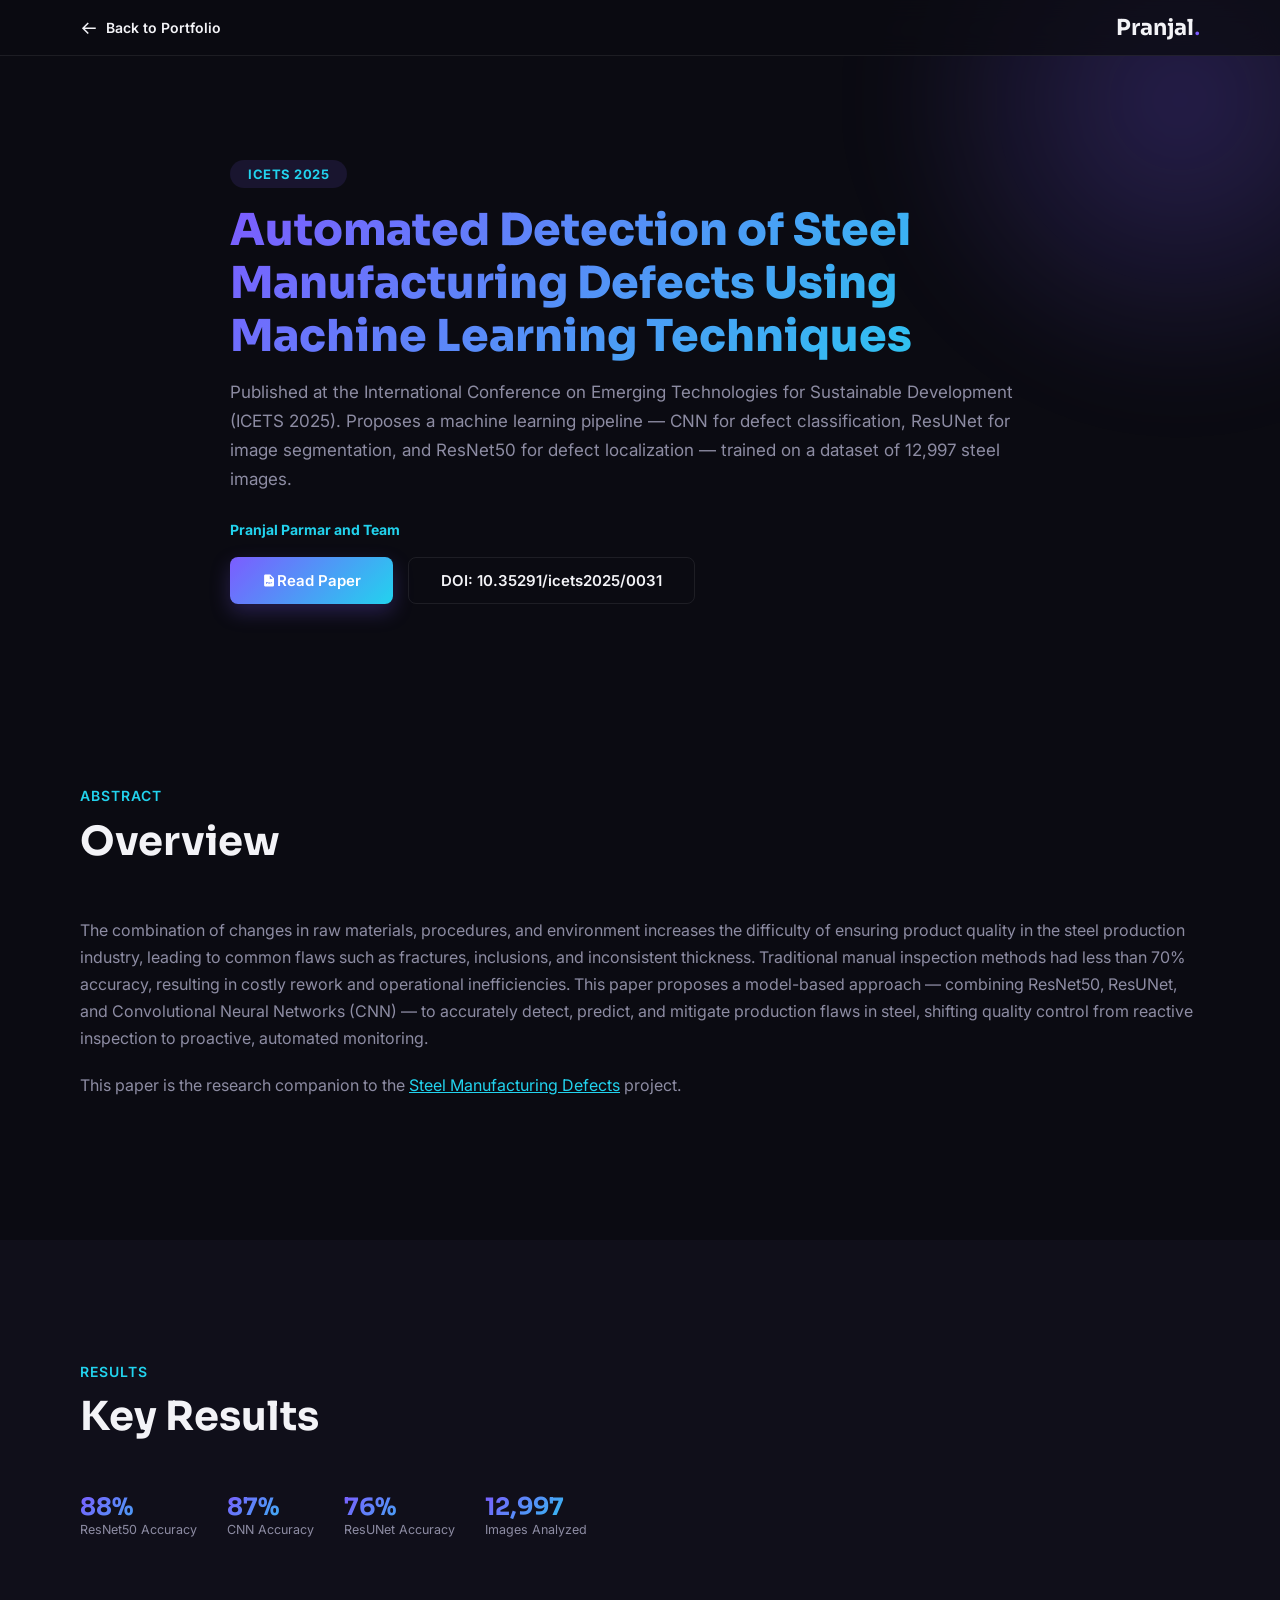
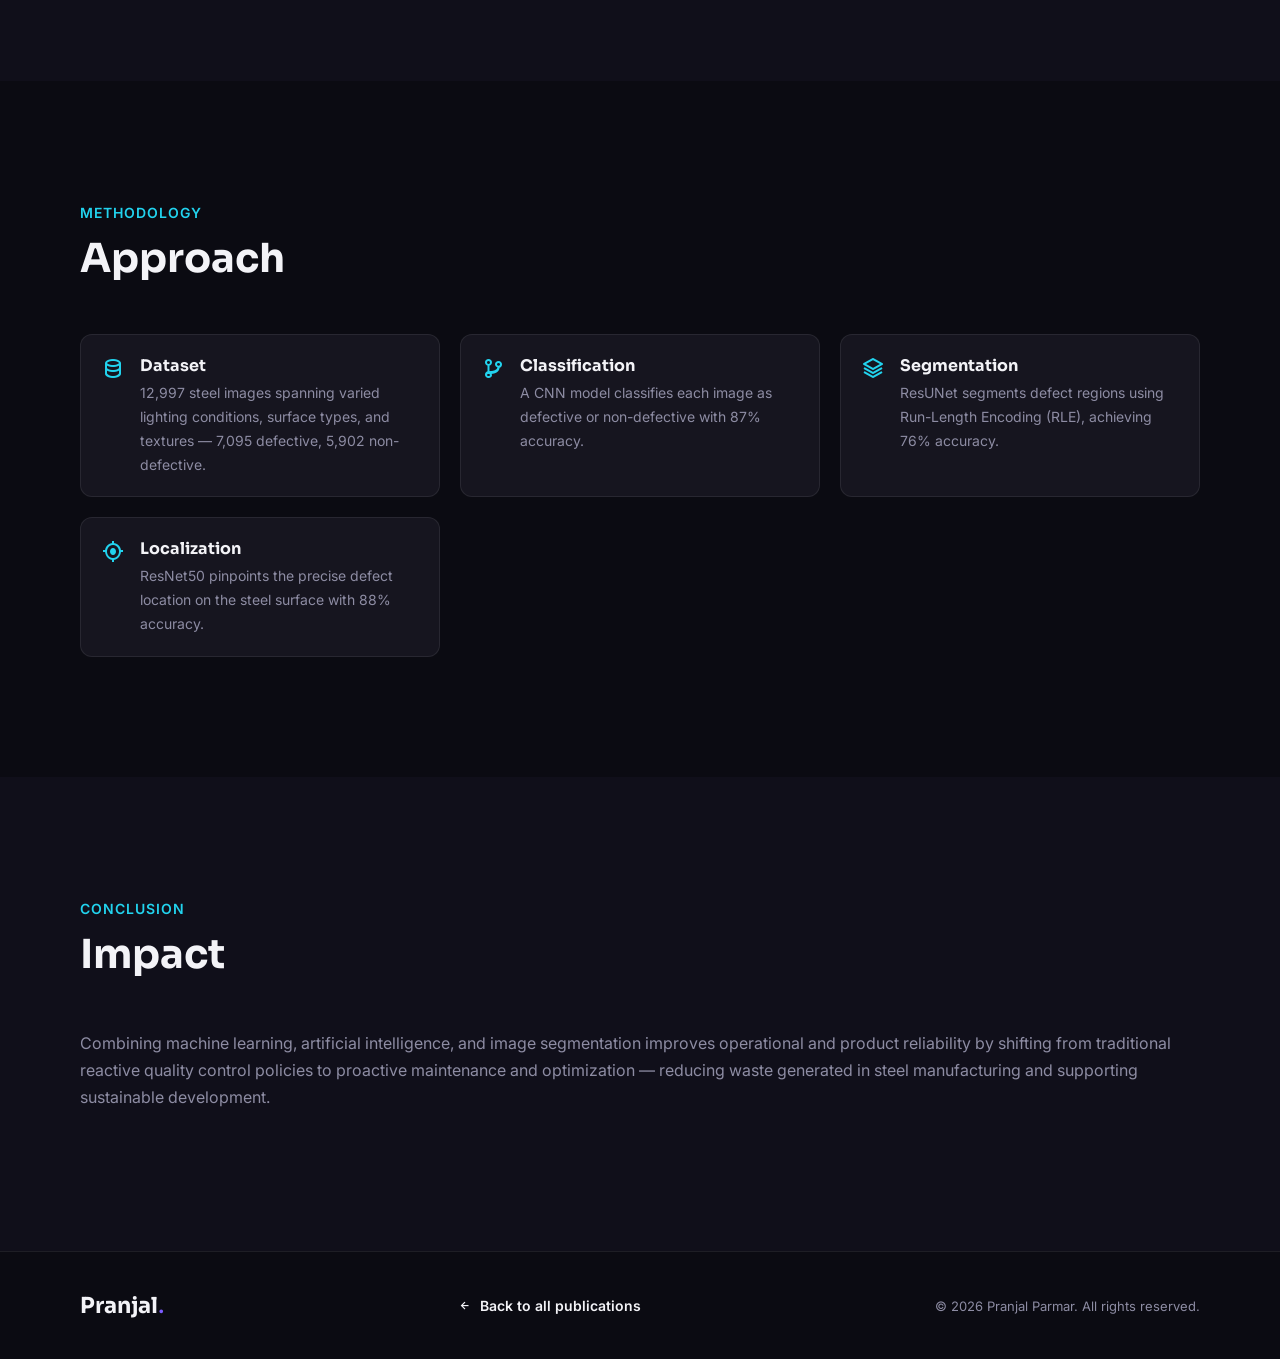
<file: publications/steel-manufacturing-defects.html>
<!DOCTYPE html>
<html lang="en">
<head>
    <meta charset="UTF-8">
    <meta name="viewport" content="width=device-width, initial-scale=1.0">
    <title>Automated Detection of Steel Manufacturing Defects Using Machine Learning Techniques | Pranjal Parmar</title>
    <link href='https://unpkg.com/boxicons@2.1.4/css/boxicons.min.css' rel='stylesheet'>
    <link rel="stylesheet" href="../style.css">
</head>
<body>
    <header class="navbar scrolled">
        <div class="navbar-inner">
            <a href="../index.html#publications" class="back-link"><i class='bx bx-arrow-back'></i> Back to Portfolio</a>
            <a href="../index.html" class="brand">Pranjal<span>.</span></a>
        </div>
    </header>

    <main>
        <section class="project-hero-detail">
            <div class="hero-glow"></div>
            <div class="section-inner">
                <span class="category-badge">ICETS 2025</span>
                <h1>Automated Detection of Steel Manufacturing Defects Using Machine Learning Techniques</h1>
                <p class="hero-desc">Published at the International Conference on Emerging Technologies for Sustainable Development (ICETS 2025). Proposes a machine learning pipeline — CNN for defect classification, ResUNet for image segmentation, and ResNet50 for defect localization — trained on a dataset of 12,997 steel images.</p>
                <p class="publication-authors"><strong>Pranjal Parmar and Team</strong></p>
                <div class="project-hero-actions">
                    <a href="https://kjsit-files.somaiya.edu.in/ICETS+2025/7.+PID_03+Automated+Detection+of+Steel+Manufacturing+Defects+Using+Machine+Learning+Techniques.pdf" class="btn btn-primary" target="_blank" rel="noopener"><i class='bx bxs-file-pdf'></i> Read Paper</a>
                    <a href="https://doi.org/10.35291/icets2025/0031" class="btn btn-outline" target="_blank" rel="noopener">DOI: 10.35291/icets2025/0031</a>
                </div>
            </div>
        </section>

        <section class="section">
            <div class="section-inner">
                <p class="section-tag">Abstract</p>
                <h2 class="section-title">Overview</h2>
                <p class="desc">The combination of changes in raw materials, procedures, and environment increases the difficulty of ensuring product quality in the steel production industry, leading to common flaws such as fractures, inclusions, and inconsistent thickness. Traditional manual inspection methods had less than 70% accuracy, resulting in costly rework and operational inefficiencies. This paper proposes a model-based approach — combining ResNet50, ResUNet, and Convolutional Neural Networks (CNN) — to accurately detect, predict, and mitigate production flaws in steel, shifting quality control from reactive inspection to proactive, automated monitoring.</p>
                <p class="desc">This paper is the research companion to the <a href="../projects/steel-manufacturing.html">Steel Manufacturing Defects</a> project.</p>
            </div>
        </section>

        <section class="section section-alt">
            <div class="section-inner">
                <p class="section-tag">Results</p>
                <h2 class="section-title">Key Results</h2>
                <div class="publication-stats">
                    <div><h5>88%</h5><span>ResNet50 Accuracy</span></div>
                    <div><h5>87%</h5><span>CNN Accuracy</span></div>
                    <div><h5>76%</h5><span>ResUNet Accuracy</span></div>
                    <div><h5>12,997</h5><span>Images Analyzed</span></div>
                </div>
            </div>
        </section>

        <section class="section">
            <div class="section-inner">
                <p class="section-tag">Methodology</p>
                <h2 class="section-title">Approach</h2>
                <div class="feature-list">
                    <div class="feature-item">
                        <i class='bx bx-data'></i>
                        <div><h5>Dataset</h5><p>12,997 steel images spanning varied lighting conditions, surface types, and textures — 7,095 defective, 5,902 non-defective.</p></div>
                    </div>
                    <div class="feature-item">
                        <i class='bx bx-git-branch'></i>
                        <div><h5>Classification</h5><p>A CNN model classifies each image as defective or non-defective with 87% accuracy.</p></div>
                    </div>
                    <div class="feature-item">
                        <i class='bx bx-layer'></i>
                        <div><h5>Segmentation</h5><p>ResUNet segments defect regions using Run-Length Encoding (RLE), achieving 76% accuracy.</p></div>
                    </div>
                    <div class="feature-item">
                        <i class='bx bx-target-lock'></i>
                        <div><h5>Localization</h5><p>ResNet50 pinpoints the precise defect location on the steel surface with 88% accuracy.</p></div>
                    </div>
                </div>
            </div>
        </section>

        <section class="section section-alt">
            <div class="section-inner">
                <p class="section-tag">Conclusion</p>
                <h2 class="section-title">Impact</h2>
                <p class="desc">Combining machine learning, artificial intelligence, and image segmentation improves operational and product reliability by shifting from traditional reactive quality control policies to proactive maintenance and optimization — reducing waste generated in steel manufacturing and supporting sustainable development.</p>
            </div>
        </section>
    </main>

    <footer class="footer">
        <div class="section-inner footer-inner">
            <a href="../index.html" class="brand">Pranjal<span>.</span></a>
            <a href="../index.html#publications" class="detail-footer-nav"><i class='bx bx-left-arrow-alt'></i> Back to all publications</a>
            <p class="footer-copy">&copy; 2026 Pranjal Parmar. All rights reserved.</p>
        </div>
    </footer>
</body>
</html>
</file>
<file: style.css>
@import url('https://fonts.googleapis.com/css2?family=Inter:wght@400;500;600;700&family=Sora:wght@400;500;600;700;800&display=swap');

*{
    margin: 0;
    padding: 0;
    box-sizing: border-box;
    text-decoration: none;
    list-style: none;
    border: none;
    outline: none;
    font-family: "Inter", sans-serif;
}
:root{
    --bg: #0b0b12;
    --bg-alt: #100f1a;
    --surface: #16151f;
    --surface-hover: #1c1b28;
    --border-color: rgba(255,255,255,.08);
    --white-color: #f3f3f7;
    --text-muted: #8d8ca3;
    --accent: #7c5cff;
    --accent-2: #22d3ee;
    --gradient: linear-gradient(135deg, var(--accent), var(--accent-2));
}
::selection{
    background: var(--accent);
    color: var(--white-color);
}
::-webkit-scrollbar{
    width: .6rem;
}
::-webkit-scrollbar-thumb{
    background: var(--accent);
    border-radius: 1rem;
}
::-webkit-scrollbar-track{
    background: var(--bg);
}
::placeholder{
    color: var(--text-muted);
}
html{
    font-size: 62.5%;
    scroll-behavior: smooth;
}
body{
    background: var(--bg);
    color: var(--white-color);
    overflow-x: hidden;
}
h1, h2, h3, h4, h5, h6{
    font-family: "Sora", sans-serif;
}
p{
    font-size: 1.6rem;
    line-height: 1.7;
    color: var(--text-muted);
}
p a{
    color: var(--accent-2);
    text-decoration: underline;
    transition: .3s;
}
p a:hover{
    color: var(--accent);
}
.section-inner{
    max-width: 120rem;
    margin: 0 auto;
    padding: 0 4rem;
}
.desc{
    margin: 1rem 0 2rem;
}

/* ---------- buttons ---------- */
.btn{
    display: inline-flex;
    align-items: center;
    justify-content: center;
    padding: 1.3rem 3.2rem;
    background: var(--gradient);
    border-radius: .8rem;
    font-size: 1.5rem;
    color: #fff;
    font-weight: 600;
    transition: .3s;
    box-shadow: 0 .8rem 2rem rgba(124,92,255,.25);
}
.btn:hover{
    transform: translateY(-.3rem);
    box-shadow: 0 1.2rem 2.4rem rgba(124,92,255,.4);
}
.btn.btn-outline{
    background: transparent;
    color: var(--white-color);
    border: .1rem solid var(--border-color);
    box-shadow: none;
}
.btn.btn-outline:hover{
    border-color: var(--accent);
    background: rgba(124,92,255,.08);
    box-shadow: none;
}
.btn.btn-sm{
    padding: .9rem 2.2rem;
    font-size: 1.3rem;
}

/* ---------- navbar ---------- */
.navbar{
    position: fixed;
    top: 0;
    left: 0;
    width: 100%;
    z-index: 500;
    padding: 2rem 0;
    transition: .3s;
}
.navbar.scrolled{
    padding: 1.4rem 0;
    background: rgba(11,11,18,.75);
    backdrop-filter: blur(1.2rem);
    border-bottom: .1rem solid var(--border-color);
}
.navbar-inner{
    max-width: 120rem;
    margin: 0 auto;
    padding: 0 4rem;
    display: flex;
    align-items: center;
    justify-content: space-between;
    gap: 2rem;
}
.brand{
    font-family: "Sora", sans-serif;
    font-size: 2.2rem;
    font-weight: 700;
    color: var(--white-color);
}
.brand span{
    color: var(--accent);
}
.nav-links{
    display: flex;
    align-items: center;
    gap: 3rem;
    margin-left: auto;
    margin-right: 3rem;
}
.nav-link{
    position: relative;
    font-size: 1.5rem;
    font-weight: 500;
    color: var(--text-muted);
    transition: .3s;
}
.nav-link::after{
    content: '';
    position: absolute;
    left: 0;
    bottom: -.6rem;
    width: 0;
    height: .2rem;
    background: var(--gradient);
    border-radius: 1rem;
    transition: .3s;
}
.nav-link:hover,
.nav-link.active{
    color: var(--white-color);
}
.nav-link.active::after{
    width: 100%;
}
.nav-toggle{
    position: relative;
    z-index: 401;
    display: none;
    background: transparent;
    font-size: 3rem;
    color: var(--white-color);
    cursor: pointer;
}
.nav-toggle .icon-close{
    display: none;
}
.nav-toggle.active .icon-menu{
    display: none;
}
.nav-toggle.active .icon-close{
    display: block;
}
.nav-toggle.active{
    color: var(--white-color);
}

/* ---------- hero ---------- */
.hero{
    position: relative;
    min-height: 100vh;
    display: flex;
    align-items: center;
    padding-top: 10rem;
    overflow: hidden;
}
.hero-glow{
    position: absolute;
    top: -20rem;
    right: -20rem;
    width: 60rem;
    height: 60rem;
    background: radial-gradient(circle, rgba(124,92,255,.25), transparent 70%);
    filter: blur(4rem);
    z-index: 0;
    pointer-events: none;
}
.hero-inner{
    position: relative;
    z-index: 1;
    display: flex;
    align-items: center;
    justify-content: space-between;
    gap: 6rem;
}
.hero-text{
    max-width: 62rem;
}
.eyebrow{
    display: inline-block;
    font-size: 1.4rem;
    font-weight: 600;
    color: var(--accent-2);
    letter-spacing: .1rem;
    text-transform: uppercase;
    margin-bottom: 1rem;
}
.hero-text h1{
    font-size: 6rem;
    font-weight: 800;
    line-height: 1.1;
    background: var(--gradient);
    -webkit-background-clip: text;
    background-clip: text;
    color: transparent;
    margin-bottom: 1rem;
}
.hero-role{
    display: flex;
    flex-wrap: wrap;
    align-items: center;
    gap: 1rem;
    font-size: 2.4rem;
    font-weight: 600;
    color: var(--white-color);
    margin-bottom: 2rem;
}
.hero-role .role-part{
    white-space: nowrap;
}
.hero-role .role-sep{
    color: var(--accent);
    font-size: 1.6rem;
}
.hero-desc{
    font-size: 1.7rem;
    margin-bottom: 3rem;
}
.hero-stats{
    display: flex;
    flex-wrap: wrap;
    gap: 1.5rem;
    margin-bottom: 3rem;
}
.stat-chip{
    display: flex;
    align-items: center;
    justify-content: center;
    gap: 1.2rem;
    padding: 1.2rem 1.8rem;
    background: var(--surface);
    border: .1rem solid var(--border-color);
    border-radius: 1rem;
    transition: .3s;
}
.stat-chip:hover{
    transform: translateY(-.4rem);
    border-color: var(--accent);
}
.stat-chip i{
    font-size: 2.6rem;
    color: var(--accent-2);
}
.stat-chip h4{
    font-size: 1.7rem;
    line-height: 1.1;
}
.stat-chip span{
    font-size: 1.3rem;
    color: var(--text-muted);
}
.hero-actions{
    display: flex;
    flex-wrap: wrap;
    gap: 1.5rem;
    margin-bottom: 3rem;
}
.social-row{
    display: flex;
    flex-wrap: wrap;
    gap: 1rem;
}
.social-row a{
    position: relative;
    display: inline-flex;
    align-items: center;
    justify-content: center;
    width: 4.4rem;
    height: 4.4rem;
    border: .1rem solid var(--border-color);
    border-radius: 50%;
    font-size: 2rem;
    color: var(--white-color);
    transition: .3s;
}
.social-row a:hover{
    background: var(--gradient);
    border-color: transparent;
    transform: translateY(-.3rem);
}
.tooltip{
    position: absolute;
    top: -4rem;
    left: 50%;
    transform: translateX(-50%);
    padding: .4rem 1.2rem;
    background: var(--surface-hover);
    border: .1rem solid var(--border-color);
    border-radius: .4rem;
    font-size: 1.3rem;
    color: var(--white-color);
    white-space: nowrap;
    visibility: hidden;
    opacity: 0;
    transition: .3s;
}
.social-row a:hover .tooltip{
    visibility: visible;
    opacity: 1;
}
.hero-photo{
    flex-shrink: 0;
}
.photo-ring{
    position: relative;
    width: 32rem;
    height: 32rem;
    border-radius: 3rem;
    padding: .4rem;
    background: var(--gradient);
    overflow: hidden;
}
.photo-ring img{
    width: 100%;
    height: 100%;
    object-fit: cover;
    border-radius: 2.6rem;
}
.scroll-cue{
    position: absolute;
    bottom: 3rem;
    left: 50%;
    transform: translateX(-50%);
    font-size: 3rem;
    color: var(--accent-2);
    animation: bounce 2s infinite;
}
@keyframes bounce{
    0%, 100%{ transform: translate(-50%, 0); }
    50%{ transform: translate(-50%, 1rem); }
}

/* ---------- generic section ---------- */
.section{
    padding: 12rem 0;
}
.section-alt{
    background: var(--bg-alt);
}
.section-tag{
    font-size: 1.4rem;
    font-weight: 600;
    color: var(--accent-2);
    text-transform: uppercase;
    letter-spacing: .1rem;
    margin-bottom: .8rem;
}
.section-title{
    font-size: 4rem;
    font-weight: 700;
    margin-bottom: 5rem;
}

/* ---------- reveal animation ---------- */
.reveal{
    opacity: 0;
    transform: translateY(3rem);
    transition: opacity .6s ease, transform .6s ease;
}
.reveal.in-view{
    opacity: 1;
    transform: translateY(0);
}

/* ---------- about ---------- */
.about-grid{
    display: grid;
    grid-template-columns: 1.3fr 1fr;
    gap: 6rem;
    align-items: start;
}
.about-tags{
    display: flex;
    flex-wrap: wrap;
    gap: 1rem;
    margin-bottom: 2.5rem;
}
.about-tags .tag{
    padding: .7rem 1.8rem;
    border: .1rem solid var(--accent);
    border-radius: 5rem;
    font-size: 1.3rem;
    font-weight: 600;
    color: var(--accent-2);
}
.quick-facts{
    display: grid;
    grid-template-columns: 1fr;
    gap: 1.5rem;
}
.fact{
    display: flex;
    align-items: flex-start;
    gap: 1.4rem;
    padding: 1.8rem;
    background: var(--surface);
    border: .1rem solid var(--border-color);
    border-radius: 1.2rem;
    transition: .3s;
}
.fact:hover{
    transform: translateY(-.3rem);
    border-color: var(--accent);
}
.fact i{
    font-size: 2.4rem;
    color: var(--accent-2);
    margin-top: .2rem;
}
.fact span{
    display: block;
    font-size: 1.2rem;
    color: var(--text-muted);
    text-transform: uppercase;
    letter-spacing: .05rem;
}
.fact h5{
    font-size: 1.5rem;
    font-weight: 500;
    margin-top: .3rem;
}

/* ---------- timeline ---------- */
.timeline{
    position: relative;
    max-width: 90rem;
    padding-left: 3.5rem;
}
.timeline::before{
    content: '';
    position: absolute;
    left: .9rem;
    top: .6rem;
    bottom: .6rem;
    width: .2rem;
    background: linear-gradient(var(--accent), rgba(124,92,255,.05));
}
.timeline-item{
    position: relative;
    margin-bottom: 2.5rem;
}
.timeline-item:last-child{
    margin-bottom: 0;
}
.timeline-dot{
    position: absolute;
    left: -3.5rem;
    top: .6rem;
    width: 2rem;
    height: 2rem;
    background: var(--bg);
    border: .25rem solid var(--accent);
    border-radius: 50%;
    box-shadow: 0 0 1rem rgba(124,92,255,.6);
    z-index: 2;
}
.timeline-card{
    background: var(--surface);
    border: .1rem solid var(--border-color);
    border-radius: 1.2rem;
    padding: 2.2rem;
    transition: .3s;
}
.timeline-card:hover{
    transform: translateX(.6rem);
    border-color: var(--accent);
}
.timeline-date{
    display: inline-block;
    padding: .4rem 1.4rem;
    border-radius: 5rem;
    background: rgba(124,92,255,.12);
    color: var(--accent-2);
    font-size: 1.3rem;
    font-weight: 600;
    margin-bottom: 1rem;
}
.timeline-card h4{
    font-size: 2rem;
    margin-bottom: .3rem;
}
.timeline-card h5{
    font-size: 1.5rem;
    font-weight: 500;
    color: var(--text-muted);
    margin-bottom: 1rem;
}
.timeline-card p{
    margin-top: 0;
}
.cgpa-badge{
    display: inline-block;
    margin-top: 1rem;
    padding: .4rem 1.4rem;
    background: rgba(124,92,255,.12);
    color: var(--accent-2);
    border-radius: 5rem;
    font-size: 1.3rem;
    font-weight: 600;
}

/* ---------- skills ---------- */
.skills-category{
    margin-bottom: 4rem;
}
.skills-category:last-child{
    margin-bottom: 0;
}
.skills-category-title{
    display: flex;
    align-items: center;
    gap: 1rem;
    font-size: 2.2rem;
    color: var(--white-color);
    margin-bottom: 2rem;
    padding-bottom: 1.2rem;
    border-bottom: .1rem solid var(--border-color);
}
.skills-category-title i{
    font-size: 2.4rem;
    color: var(--accent-2);
}
.skills-grid{
    display: grid;
    grid-template-columns: repeat(auto-fit, minmax(13rem, 1fr));
    gap: 1.6rem;
}
.skill-tile{
    display: flex;
    flex-direction: column;
    align-items: center;
    justify-content: center;
    gap: 1rem;
    background: var(--surface);
    border: .1rem solid var(--border-color);
    border-radius: 1rem;
    padding: 2rem 1rem;
    transition: .3s;
}
.skill-tile:hover{
    transform: translateY(-.6rem) scale(1.03);
    box-shadow: 0 1.2rem 2.4rem rgba(0,0,0,.35);
    border-color: rgba(255,255,255,.2);
}
.skill-tile i{
    font-size: 5rem;
    transition: .3s;
}
.skill-tile:hover i{
    filter: brightness(1.25);
}
.skill-tile svg.skill-svg{
    width: 5rem;
    height: 5rem;
    fill: currentColor;
    transition: .3s;
}
.skill-tile:hover svg.skill-svg{
    filter: brightness(1.25);
}
.skill-tile p{
    margin-top: 0;
    font-size: 1.3rem;
    color: var(--white-color);
    text-align: center;
}

/* ---------- projects ---------- */
.project-filters{
    display: flex;
    flex-wrap: wrap;
    gap: 1rem;
    margin-bottom: 3.5rem;
}
.filter-btn{
    padding: .8rem 2rem;
    background: var(--surface);
    border: .1rem solid var(--border-color);
    border-radius: 5rem;
    font-size: 1.35rem;
    font-weight: 600;
    color: var(--text-muted);
    cursor: pointer;
    transition: .3s;
}
.filter-btn:hover{
    color: var(--white-color);
    border-color: var(--accent);
}
.filter-btn.active{
    background: var(--gradient);
    border-color: transparent;
    color: #fff;
}
.projects-grid{
    display: grid;
    grid-template-columns: repeat(auto-fill, minmax(27rem, 1fr));
    gap: 2.4rem;
}
.project-card{
    background: var(--surface);
    border: .1rem solid var(--border-color);
    border-radius: 1.2rem;
    overflow: hidden;
    transition: .3s;
    display: flex;
    flex-direction: column;
    cursor: pointer;
}
.project-card.card-hidden{
    display: none;
}
.project-card:hover{
    transform: translateY(-.6rem);
    border-color: var(--accent);
    box-shadow: 0 1.6rem 3.2rem rgba(0,0,0,.35);
}
.project-img{
    width: 100%;
    aspect-ratio: 16 / 10;
    overflow: hidden;
}
.project-img img{
    display: block;
    width: 100%;
    height: 100%;
    object-fit: cover;
    transition: .4s;
}
.project-card:hover .project-img img{
    transform: scale(1.06);
}
.project-body{
    padding: 1.8rem;
    display: flex;
    flex-direction: column;
    flex: 1;
}
.project-body h4{
    font-size: 1.6rem;
    margin-bottom: .7rem;
    line-height: 1.3;
}
.project-body p{
    font-size: 1.3rem;
    margin-bottom: 1.2rem;
}
.tech-used{
    display: flex;
    flex-wrap: wrap;
    gap: .5rem;
    margin-bottom: 1.4rem;
}
.tech-used span{
    padding: .3rem .9rem;
    background: rgba(124,92,255,.12);
    color: var(--accent-2);
    border-radius: .5rem;
    font-size: 1.05rem;
    font-weight: 600;
}
.project-actions{
    display: flex;
    align-items: center;
    justify-content: space-between;
    gap: 1.2rem;
    margin-top: auto;
}
.project-link{
    display: inline-flex;
    align-items: center;
    gap: .6rem;
    color: var(--white-color);
    font-size: 1.3rem;
    font-weight: 600;
    transition: .3s;
}
.project-link i{
    font-size: 1.6rem;
}
.project-link:hover{
    color: var(--accent-2);
}
.project-github{
    display: inline-flex;
    align-items: center;
    justify-content: center;
    width: 3.4rem;
    height: 3.4rem;
    flex-shrink: 0;
    border: .1rem solid var(--border-color);
    border-radius: 50%;
    font-size: 1.6rem;
    color: var(--white-color);
    transition: .3s;
}
.project-github:hover{
    background: var(--gradient);
    border-color: transparent;
}

/* ---------- publications ---------- */
.publication-card{
    display: flex;
    gap: 2.4rem;
    background: var(--surface);
    border: .1rem solid var(--border-color);
    border-radius: 1.4rem;
    padding: 3rem;
    transition: .3s;
    cursor: pointer;
}
.publication-card:hover{
    border-color: var(--accent);
    box-shadow: 0 1.6rem 3.2rem rgba(0,0,0,.35);
}
.publication-icon{
    flex-shrink: 0;
    display: flex;
    align-items: center;
    justify-content: center;
    width: 6.5rem;
    height: 6.5rem;
    border-radius: 1.2rem;
    background: var(--gradient);
    font-size: 3rem;
    color: #fff;
}
.publication-body{
    flex: 1;
}
.publication-venue{
    display: block;
    font-size: 1.3rem;
    font-weight: 600;
    color: var(--accent-2);
    text-transform: uppercase;
    letter-spacing: .03rem;
    margin-bottom: 1rem;
}
.publication-body h4{
    font-size: 2.1rem;
    line-height: 1.4;
    margin-bottom: 1rem;
}
.publication-authors{
    font-size: 1.4rem;
    color: var(--white-color);
    margin-bottom: 1.5rem;
}
.publication-authors strong{
    color: var(--accent-2);
}
.publication-body > p:not(.publication-authors){
    font-size: 1.45rem;
    margin-bottom: 2rem;
}
.publication-stats{
    display: flex;
    flex-wrap: wrap;
    gap: 3rem;
    margin-bottom: 2.4rem;
}
.publication-stats h5{
    font-size: 2.4rem;
    font-weight: 700;
    background: var(--gradient);
    -webkit-background-clip: text;
    background-clip: text;
    color: transparent;
}
.publication-stats span{
    font-size: 1.25rem;
    color: var(--text-muted);
}
.publication-links{
    display: flex;
    flex-wrap: wrap;
    align-items: center;
    gap: 2rem;
}

/* ---------- contact ---------- */
.contact-wrapper{
    display: flex;
    flex-wrap: wrap;
    gap: 4rem;
}
.contact-info-panel{
    flex: 1 1 32rem;
    max-width: 40rem;
}
.contact-info-panel h3{
    font-size: 2.6rem;
    margin-bottom: 1rem;
}
.contact-info-list{
    display: flex;
    flex-direction: column;
    gap: 1.5rem;
}
.contact-info-item{
    display: flex;
    align-items: center;
    gap: 1.5rem;
    padding: 1.6rem;
    background: var(--surface);
    border: .1rem solid var(--border-color);
    border-radius: 1.2rem;
    color: var(--white-color);
    transition: .3s;
}
.contact-info-item:hover{
    transform: translateX(.5rem);
    border-color: var(--accent);
}
.contact-info-item i{
    font-size: 2.6rem;
    color: var(--accent-2);
}
.contact-info-item span{
    display: block;
    font-size: 1.2rem;
    color: var(--text-muted);
    text-transform: uppercase;
}
.contact-info-item h5{
    font-size: 1.6rem;
    font-weight: 500;
    margin-top: .2rem;
}
.contact-form{
    display: flex;
    flex-direction: column;
    flex: 1 1 45rem;
    max-width: 60rem;
    background: var(--surface);
    border: .1rem solid var(--border-color);
    border-radius: 1.4rem;
    padding: 3rem;
}
.contact-form h3{
    font-size: 2.6rem;
    margin-bottom: 2rem;
}
.contact-form .field-box{
    display: flex;
    flex-wrap: wrap;
    gap: 2rem;
}
.contact-form .field-box input,
.contact-form .field-box textarea{
    flex: 1 1 24rem;
    padding: 1.8rem;
    background: var(--bg);
    border: .1rem solid var(--border-color);
    border-radius: .8rem;
    font-size: 1.5rem;
    color: var(--white-color);
    transition: .3s;
}
.contact-form .field-box input:focus,
.contact-form .field-box textarea:focus{
    border-color: var(--accent);
}
.contact-form .field-box textarea{
    height: 15rem;
    resize: none;
}
.contact-form .contact-btn{
    margin-top: 2rem;
}
.contact-form .contact-btn .btn{
    cursor: pointer;
    width: 100%;
}

/* ---------- project detail page ---------- */
.back-link{
    display: inline-flex;
    align-items: center;
    gap: .8rem;
    font-size: 1.4rem;
    font-weight: 600;
    color: var(--white-color);
    transition: .3s;
}
.back-link i{
    font-size: 1.8rem;
}
.back-link:hover{
    color: var(--accent-2);
}
.project-hero-detail{
    padding: 16rem 0 6rem;
    position: relative;
    overflow: hidden;
}
.project-hero-detail .section-inner{
    position: relative;
    z-index: 1;
    max-width: 90rem;
}
.category-badge{
    display: inline-block;
    padding: .6rem 1.8rem;
    border-radius: 5rem;
    background: rgba(124,92,255,.12);
    color: var(--accent-2);
    font-size: 1.3rem;
    font-weight: 700;
    text-transform: uppercase;
    letter-spacing: .05rem;
    margin-bottom: 1.6rem;
}
.project-hero-detail h1{
    font-size: 4.4rem;
    font-weight: 800;
    line-height: 1.2;
    margin-bottom: 1.6rem;
    background: var(--gradient);
    -webkit-background-clip: text;
    background-clip: text;
    color: transparent;
}
.project-hero-detail .hero-desc{
    font-size: 1.7rem;
    margin-bottom: 2.4rem;
}
.project-hero-detail .tech-used{
    margin-bottom: 2.8rem;
}
.project-hero-detail .tech-used span{
    font-size: 1.3rem;
    padding: .6rem 1.4rem;
}
.project-hero-actions{
    display: flex;
    flex-wrap: wrap;
    gap: 1.5rem;
}
.project-cover{
    width: 100%;
    max-width: 90rem;
    margin: 0 auto 6rem;
    border-radius: 1.6rem;
    overflow: hidden;
    border: .1rem solid var(--border-color);
}
.project-cover img{
    display: block;
    width: 100%;
    height: auto;
}
.feature-list{
    display: grid;
    grid-template-columns: repeat(auto-fit, minmax(28rem, 1fr));
    gap: 2rem;
}
.feature-item{
    display: flex;
    align-items: flex-start;
    gap: 1.5rem;
    padding: 2rem;
    background: var(--surface);
    border: .1rem solid var(--border-color);
    border-radius: 1.2rem;
    transition: .3s;
}
.feature-item:hover{
    border-color: var(--accent);
    transform: translateY(-.3rem);
}
.feature-item i{
    font-size: 2.4rem;
    color: var(--accent-2);
    flex-shrink: 0;
    margin-top: .2rem;
}
.feature-item h5{
    font-size: 1.6rem;
    margin-bottom: .5rem;
}
.feature-item p{
    font-size: 1.4rem;
    margin: 0;
}
.placeholder-card{
    display: flex;
    flex-direction: column;
    align-items: center;
    text-align: center;
    gap: 1rem;
    padding: 5rem 3rem;
    background: var(--surface);
    border: .15rem dashed var(--border-color);
    border-radius: 1.4rem;
}
.placeholder-card i{
    font-size: 4rem;
    color: var(--accent-2);
}
.placeholder-card h4{
    font-size: 2rem;
}
.placeholder-card p{
    max-width: 50rem;
    margin: 0;
}
.detail-footer-nav{
    display: flex;
    align-items: center;
    gap: .8rem;
    color: var(--white-color);
    font-size: 1.4rem;
    font-weight: 600;
    transition: .3s;
}
.detail-footer-nav:hover{
    color: var(--accent-2);
}

/* ---------- footer ---------- */
.footer{
    padding: 4rem 0;
    border-top: .1rem solid var(--border-color);
}
.footer-inner{
    display: flex;
    flex-wrap: wrap;
    align-items: center;
    justify-content: space-between;
    gap: 2rem;
}
.footer-social{
    display: flex;
    gap: 1.2rem;
}
.footer-social a{
    display: inline-flex;
    align-items: center;
    justify-content: center;
    width: 4rem;
    height: 4rem;
    border: .1rem solid var(--border-color);
    border-radius: 50%;
    font-size: 1.8rem;
    color: var(--white-color);
    transition: .3s;
}
.footer-social a:hover{
    background: var(--gradient);
    border-color: transparent;
}
.footer-copy{
    font-size: 1.3rem;
    color: var(--text-muted);
}

/* ---------- back to top ---------- */
.back-to-top{
    position: fixed;
    right: 2.5rem;
    bottom: 2.5rem;
    width: 4.8rem;
    height: 4.8rem;
    display: flex;
    align-items: center;
    justify-content: center;
    background: var(--gradient);
    border-radius: 50%;
    font-size: 2.2rem;
    color: #fff;
    z-index: 400;
    box-shadow: 0 .8rem 2rem rgba(124,92,255,.4);
    opacity: 0;
    visibility: hidden;
    transform: translateY(1rem);
    transition: .3s;
}
.back-to-top.visible{
    opacity: 1;
    visibility: visible;
    transform: translateY(0);
}

/* ---------- responsive ---------- */
@media screen and (max-width: 1200px){
    html{ font-size: 58%; }
    .hero-inner{ gap: 3rem; }
}

@media screen and (max-width: 992px){
    .hero-inner{
        flex-direction: column-reverse;
        text-align: center;
        padding-top: 4rem;
    }
    .hero-role, .hero-actions, .hero-stats, .social-row{
        justify-content: center;
    }
    .about-grid{
        grid-template-columns: 1fr;
    }
    .quick-facts{
        grid-template-columns: repeat(2, 1fr);
    }
}

@media screen and (max-width: 768px){
    html{ font-size: 55%; }
    .section-inner{ padding: 0 2.4rem; }
    .navbar-inner{ padding: 0 2.4rem; }
    .publication-card{
        flex-direction: column;
    }
    .nav-links{
        position: fixed;
        top: 0;
        right: -100%;
        width: 28rem;
        height: 100vh;
        background: var(--bg-alt);
        border-left: .1rem solid var(--border-color);
        flex-direction: column;
        justify-content: center;
        align-items: flex-start;
        padding: 4rem;
        gap: 3rem;
        transition: .4s;
        z-index: 400;
    }
    .nav-links.open{
        right: 0;
    }
    .nav-cta{
        display: none;
    }
    .nav-toggle{
        display: block;
    }
    .section{
        padding: 8rem 0;
    }
    .quick-facts{
        grid-template-columns: 1fr;
    }
    .photo-ring{
        width: 24rem;
        height: 24rem;
    }
    .hero-text h1{
        font-size: 4.6rem;
    }
}

@media screen and (max-width: 480px){
    .hero-stats{
        flex-direction: column;
        align-items: stretch;
    }
    .hero-actions{
        flex-direction: column;
        width: 100%;
    }
    .hero-actions .btn{
        width: 100%;
    }
}

.video-embed{
    position: relative;
    width: 100%;
    max-width: 900px;
    aspect-ratio: 16 / 9;
    margin-top: 2rem;
    border-radius: 1rem;
    overflow: hidden;
    border: 1px solid rgba(0, 238, 255, 0.25);
    box-shadow: 0 0 30px rgba(0, 238, 255, 0.12);
}
.video-embed iframe{
    position: absolute;
    inset: 0;
    width: 100%;
    height: 100%;
    border: 0;
}

/* NomadFinance case study */
.shot{
    background: var(--surface);
    border: .1rem solid var(--border-color);
    border-radius: 1.2rem;
    overflow: hidden;
}
.shot img{
    display: block;
    width: 100%;
    height: auto;
}
.shot figcaption{
    padding: 1rem 1.5rem;
    font-size: 1.3rem;
    color: var(--text-muted);
    border-top: .1rem solid var(--border-color);
}
.shot-hero{
    max-width: 1000px;
    margin-top: 2rem;
}
.pillar-row{
    display: grid;
    grid-template-columns: 1.15fr 1fr;
    gap: 3rem;
    align-items: center;
    margin-top: 4rem;
}
.pillar-row:nth-of-type(even) .shot{ order: 2; }
.pillar-copy h3{
    font-family: "Sora", sans-serif;
    font-size: 2.2rem;
    color: var(--white-color);
    margin: .6rem 0 1rem;
}
.pillar-copy .q{
    color: var(--accent-2);
    font-style: italic;
    margin-bottom: 1rem;
    font-size: 1.5rem;
}
.pillar-copy p, .pillar-copy li{
    font-size: 1.5rem;
    line-height: 1.7;
    color: var(--text-muted);
}
.pillar-copy ul{ margin: 1rem 0 1.2rem 0; }
.pillar-copy li{
    position: relative;
    padding-left: 1.6rem;
    margin-bottom: .5rem;
}
.pillar-copy li::before{
    content: "";
    position: absolute;
    left: 0;
    top: 1.05rem;
    width: .6rem;
    height: .6rem;
    border-radius: 50%;
    background: var(--accent-2);
}
.pillar-meta{
    font-size: 1.25rem;
    color: var(--text-muted);
    padding-top: 1rem;
    border-top: .1rem solid var(--border-color);
}
.pillar-meta code, .desc code{
    color: var(--accent-2);
    font-family: ui-monospace, Menlo, monospace;
    font-size: 1.2rem;
}
.stat-grid{
    display: grid;
    grid-template-columns: repeat(auto-fit, minmax(22rem, 1fr));
    gap: 1.5rem;
    margin-top: 2rem;
}
.stat-card{
    padding: 2rem;
    background: var(--surface);
    border: .1rem solid var(--border-color);
    border-radius: 1.2rem;
}
.stat-card strong{
    display: block;
    font-family: "Sora", sans-serif;
    font-size: 2.8rem;
    background: var(--gradient);
    -webkit-background-clip: text;
    background-clip: text;
    color: transparent;
}
.stat-card span{
    display: block;
    margin-top: .4rem;
    font-size: 1.35rem;
    line-height: 1.5;
    color: var(--text-muted);
}
.diagram-fig{
    width: 100%;
    max-width: 90rem;
    margin: 2.5rem auto 0;
    background: #ffffff;
    border: .1rem solid var(--border-color);
    border-radius: 1.2rem;
    overflow: hidden;
}
.diagram-fig a{ display: block; cursor: zoom-in; }
.diagram-fig img{
    display: block;
    width: 100%;
    height: auto;
}
.diagram-fig figcaption{
    padding: 1rem 1.5rem;
    font-size: 1.3rem;
    color: #4b4a5e;
    background: #f3f3f7;
    border-top: .1rem solid #e1e1ea;
}
@media (max-width: 860px){
    .pillar-row{ grid-template-columns: 1fr; gap: 1.5rem; }
    .pillar-row:nth-of-type(even) .shot{ order: 0; }
}

.shot-grid{
    display: grid;
    grid-template-columns: repeat(2, 1fr);
    gap: 2rem;
    margin-top: 2rem;
}
.shot-subtitle{
    font-family: "Sora", sans-serif;
    font-size: 1.8rem;
    color: var(--white-color);
    margin: 4rem 0 0;
}
.shot-grid.shot-phones{
    grid-template-columns: repeat(2, minmax(0, 28rem));
    justify-content: center;
}
@media (max-width: 700px){
    .shot-grid, .shot-grid.shot-phones{ grid-template-columns: 1fr; }
    .shot-grid.shot-phones .shot{ max-width: 28rem; margin: 0 auto; }
}

.shot.shot-wide{ grid-column: 1 / -1; width: 100%; max-width: 72rem; margin: 0 auto; }

/* Phase-by-phase project journey */
.phase-progress{ margin: 2rem 0 0; }
.phase-progress-bar{
    height: 1rem;
    border-radius: 1rem;
    background: var(--surface);
    border: .1rem solid var(--border-color);
    overflow: hidden;
}
.phase-progress-bar span{
    display: block;
    height: 100%;
    border-radius: 1rem;
    background: var(--gradient);
}
.phase-progress-legend{
    margin-top: 1rem;
    font-size: 1.4rem;
    color: var(--text-muted);
}
.phase-progress-legend b{ color: var(--white-color); }
.phase-grid{
    display: grid;
    grid-template-columns: repeat(auto-fill, minmax(30rem, 1fr));
    gap: 2rem;
    margin-top: 2rem;
}
.phase-card{
    padding: 2.2rem;
    background: var(--surface);
    border: .1rem solid var(--border-color);
    border-radius: 1.2rem;
    transition: .3s;
}
.phase-card:hover{ border-color: var(--accent); }
.phase-card.done{ border-left: .4rem solid #34d399; }
.phase-card.active{ border-left: .4rem solid #fbbf24; }
.phase-card.todo{ border-left: .4rem solid var(--border-color); }
.phase-top{
    display: flex;
    align-items: center;
    justify-content: space-between;
    margin-bottom: 1rem;
}
.phase-num{
    font-size: 1.2rem;
    letter-spacing: .1rem;
    text-transform: uppercase;
    color: var(--accent-2);
    font-weight: 600;
}
.status-pill{
    padding: .3rem 1.1rem;
    border-radius: 5rem;
    font-size: 1.2rem;
    font-weight: 600;
}
.status-pill.done{ background: rgba(52,211,153,.14); color: #34d399; }
.status-pill.active{ background: rgba(251,191,36,.14); color: #fbbf24; }
.status-pill.todo{ background: rgba(141,140,163,.14); color: var(--text-muted); }
.phase-card h4{
    font-family: "Sora", sans-serif;
    font-size: 1.9rem;
    color: var(--white-color);
    margin-bottom: .4rem;
}
.phase-weeks{
    font-size: 1.25rem;
    color: var(--text-muted);
    margin-bottom: 1rem;
}
.phase-card p:last-child{
    font-size: 1.45rem;
    line-height: 1.65;
    color: var(--text-muted);
}
.diagram-fig.arch-fig{ max-width: 70rem; }

/* Steel Manufacturing Defects page */
.shot-grid.shot-stack{ grid-template-columns: 1fr; margin-top: 0; }
.shot-grid.three{ grid-template-columns: repeat(3, 1fr); }
@media (max-width: 900px){
    .shot-grid.three{ grid-template-columns: repeat(2, 1fr); }
}
@media (max-width: 700px){
    .shot-grid.three{ grid-template-columns: 1fr; }
}

/* Model cards and report tables (Steel Manufacturing Defects) */
.model-card{
    margin-top: 3rem;
    padding: 2.6rem;
    background: var(--surface);
    border: .1rem solid var(--border-color);
    border-radius: 1.4rem;
}
.model-top{
    display: flex;
    align-items: center;
    justify-content: space-between;
    flex-wrap: wrap;
    gap: 1rem;
    margin-bottom: 1rem;
}
.model-badge{
    padding: .4rem 1.4rem;
    border-radius: 5rem;
    background: rgba(124,92,255,.14);
    color: var(--accent-2);
    font-size: 1.25rem;
    font-weight: 600;
}
.model-acc{
    font-family: "Sora", sans-serif;
    font-size: 1.8rem;
    font-weight: 700;
    background: var(--gradient);
    -webkit-background-clip: text;
    background-clip: text;
    color: transparent;
}
.model-card h3{
    font-family: "Sora", sans-serif;
    font-size: 2.2rem;
    color: var(--white-color);
    margin-bottom: .6rem;
}
.model-card .q{ color: var(--accent-2); font-style: italic; margin-bottom: 1rem; font-size: 1.5rem; }
.model-lead{ font-size: 1.55rem; line-height: 1.75; color: var(--text-muted); margin-bottom: 1.2rem; }
.model-card ul{ margin-bottom: 1.6rem; }
.model-card li{
    position: relative;
    padding-left: 1.6rem;
    margin-bottom: .5rem;
    font-size: 1.45rem;
    line-height: 1.7;
    color: var(--text-muted);
}
.model-card li::before{
    content: "";
    position: absolute;
    left: 0;
    top: 1rem;
    width: .6rem;
    height: .6rem;
    border-radius: 50%;
    background: var(--accent-2);
}
.table-wrap{ overflow-x: auto; }
.report-table{
    width: 100%;
    border-collapse: collapse;
    font-size: 1.35rem;
}
.report-table th, .report-table td{
    text-align: left;
    padding: 1rem 1.2rem;
    border-bottom: .1rem solid var(--border-color);
    color: var(--text-muted);
}
.report-table th{ color: var(--white-color); font-weight: 600; }
.report-table td:first-child{ color: var(--white-color); }
.model-card .shot-grid{ margin-top: 2rem; }
.shot-grid.three.arch-three{ margin-top: 2.5rem; align-items: start; }
.shot-grid.arch-three .diagram-fig{ margin-top: 0; }
.shot-grid.arch-three .diagram-fig img{ background: #fff; }
.shot-grid.arch-three .diagram-fig figcaption{ font-size: 1.2rem; }

.diagram-fig.tall img{
    width: auto;
    max-width: 100%;
    max-height: 62rem;
    margin: 0 auto;
}
.section .shot-subtitle + .feature-list{ margin-top: 1.6rem; }

/* description before screenshot */
.pillar-row.text-first{ grid-template-columns: 1fr 1.15fr; }
.pillar-row.text-first:nth-of-type(even) .shot,
.pillar-row.text-first:nth-of-type(even) .diagram-fig,
.pillar-row.text-first:nth-of-type(even) .shot-grid{ order: 0; }
.shot-grid.result-graphs{ grid-template-columns: repeat(2, minmax(0, 1fr)); gap: 1.5rem; margin-top: 1.5rem; align-items: stretch; }
.shot-grid.result-graphs .diagram-fig{ margin-top: 0; }
.shot-grid.result-graphs .diagram-fig img{ background: #fff; }
.shot-grid.result-graphs .diagram-fig figcaption{ font-size: 1.2rem; }
@media (max-width: 860px){
    .pillar-row.text-first{ grid-template-columns: 1fr; }
    .shot-grid.result-graphs{ grid-template-columns: 1fr; }
}
.shot-grid.result-graphs .diagram-fig{ display: flex; flex-direction: column; max-width: none; margin: 0; }
.shot-grid.result-graphs .diagram-fig img{ height: 34rem; width: 100%; object-fit: contain; padding: 1rem; background: #fff; }
.shot-grid.result-graphs .diagram-fig{ flex: 1; }
.graph-item{ display: flex; flex-direction: column; }
.graph-note{ margin-top: 1rem; font-size: 1.4rem; line-height: 1.6; color: var(--text-muted); text-align: center; }

.form-status{
    margin-top: 1.2rem;
    font-size: 1.4rem;
    line-height: 1.6;
    color: var(--text-muted);
}
.form-status.success{ color: #34d399; }
.form-status.error{ color: #f87171; }
.contact-btn button:disabled{ opacity: .6; cursor: not-allowed; }

/* visitor counter */
.visitor-counter{
    position: fixed;
    left: 2rem;
    bottom: 2rem;
    z-index: 300;
    display: flex;
    align-items: center;
    padding: .5rem .8rem;
    background: var(--surface);
    border: .1rem solid var(--border-color);
    border-radius: .8rem;
    box-shadow: 0 .6rem 1.6rem rgba(0,0,0,.35);
    transition: .3s;
}
.visitor-counter:hover{ border-color: var(--accent); }
.visitor-counter img{
    display: block;
    height: 2.4rem;
    width: auto;
}
@media (max-width: 600px){
    .visitor-counter{ left: 1rem; bottom: 1rem; padding: .4rem .6rem; }
}
</file>
